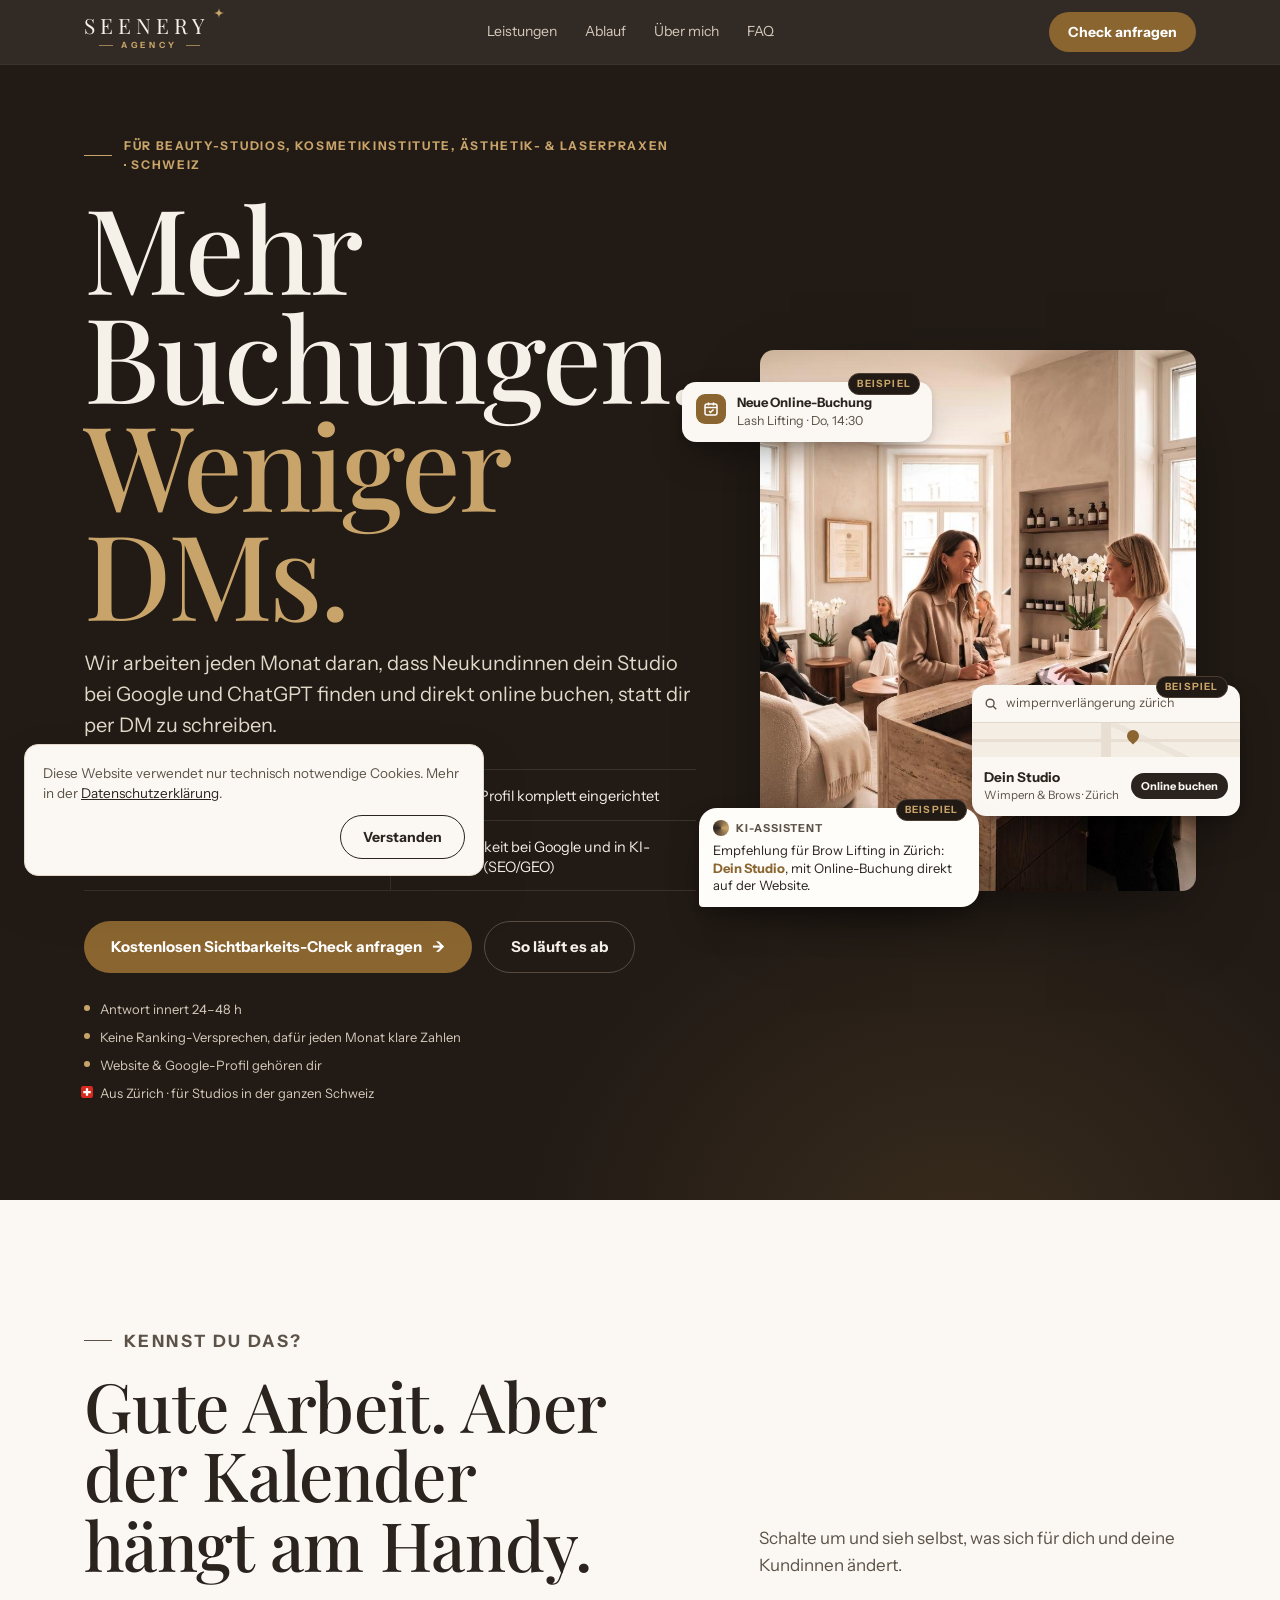
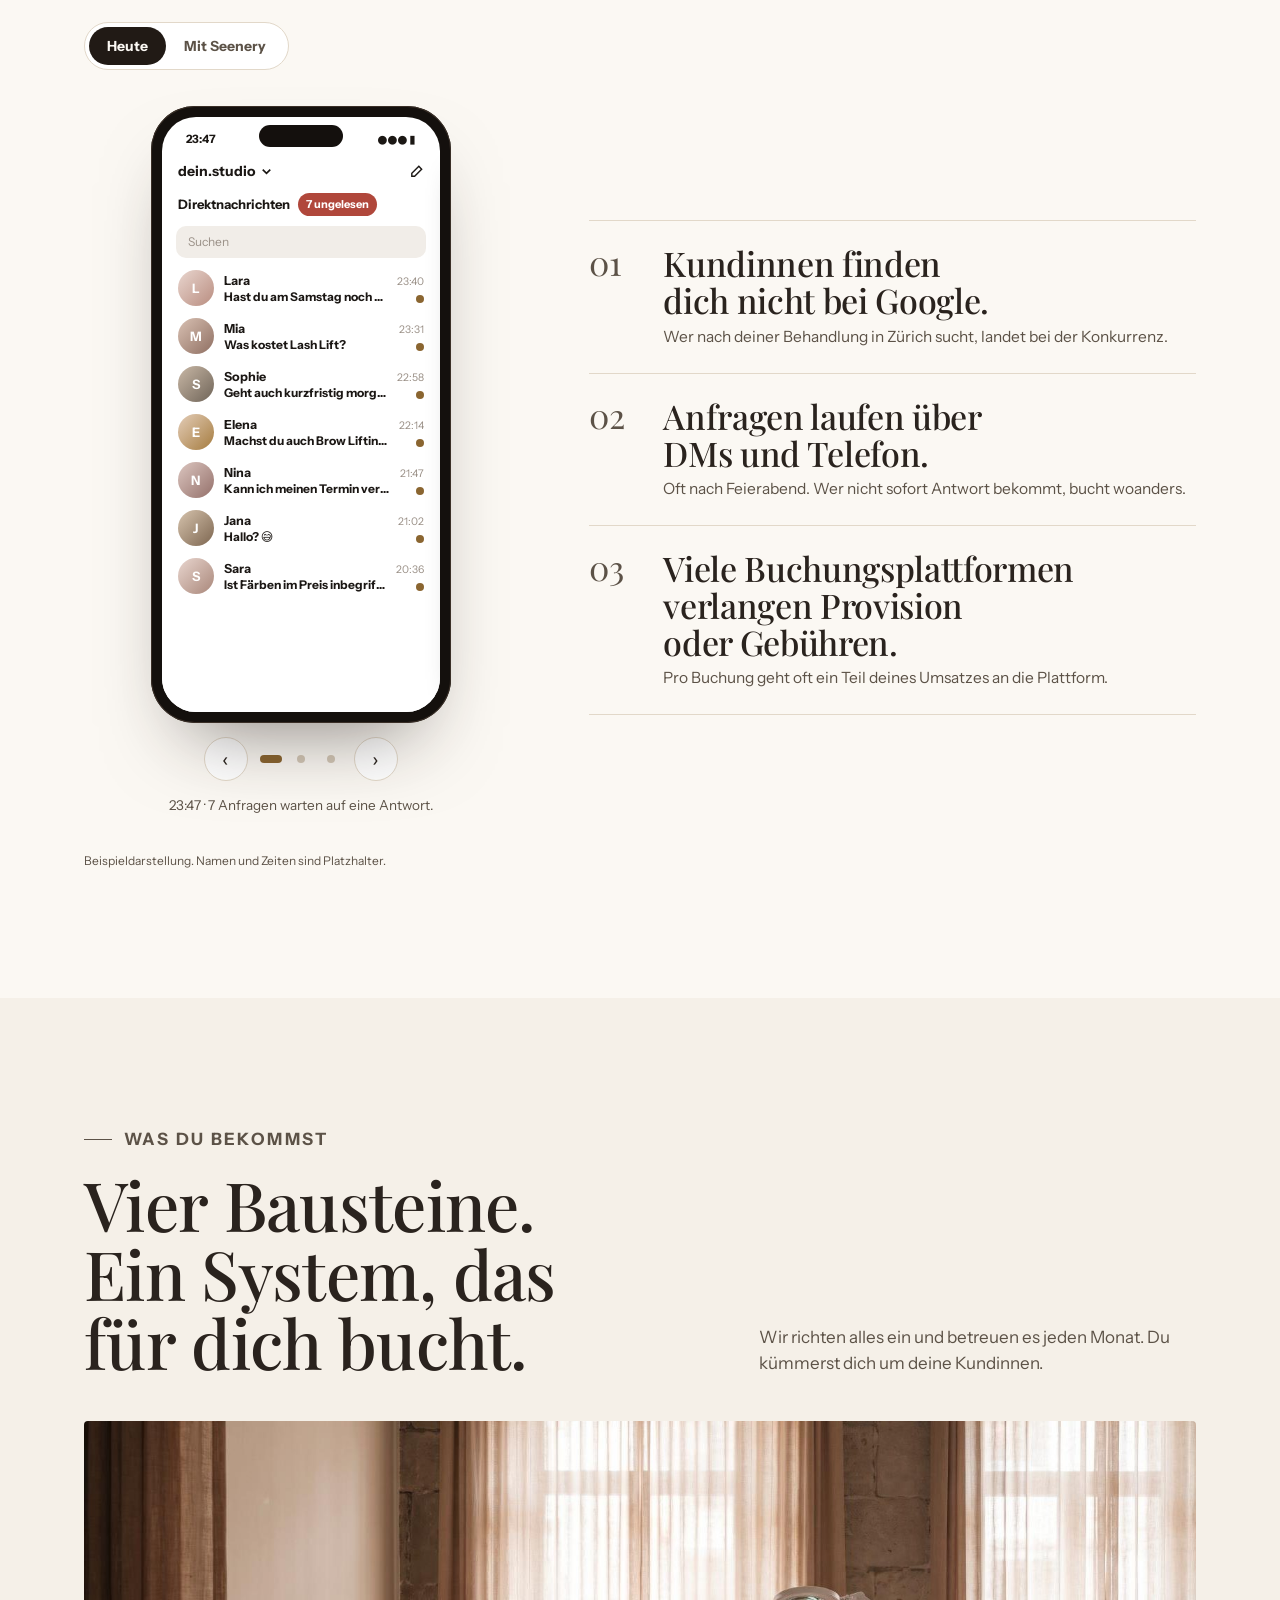
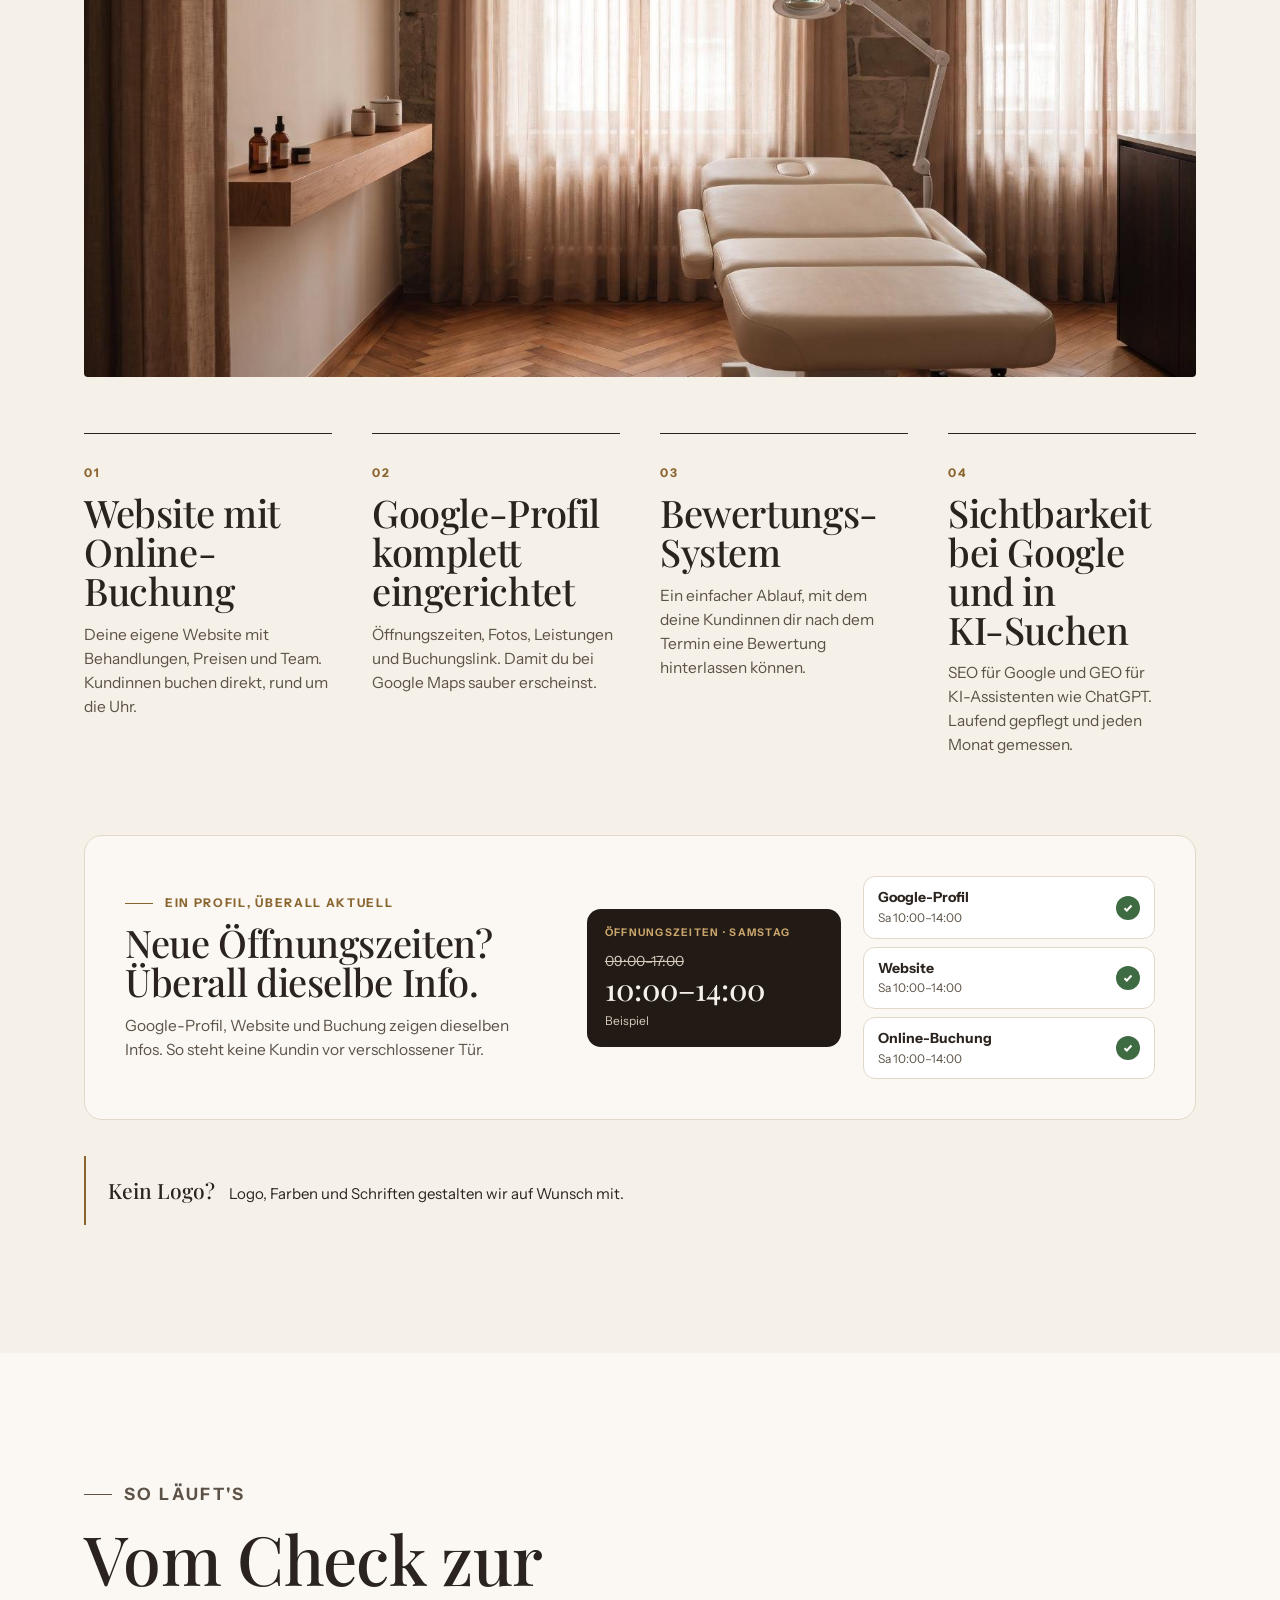
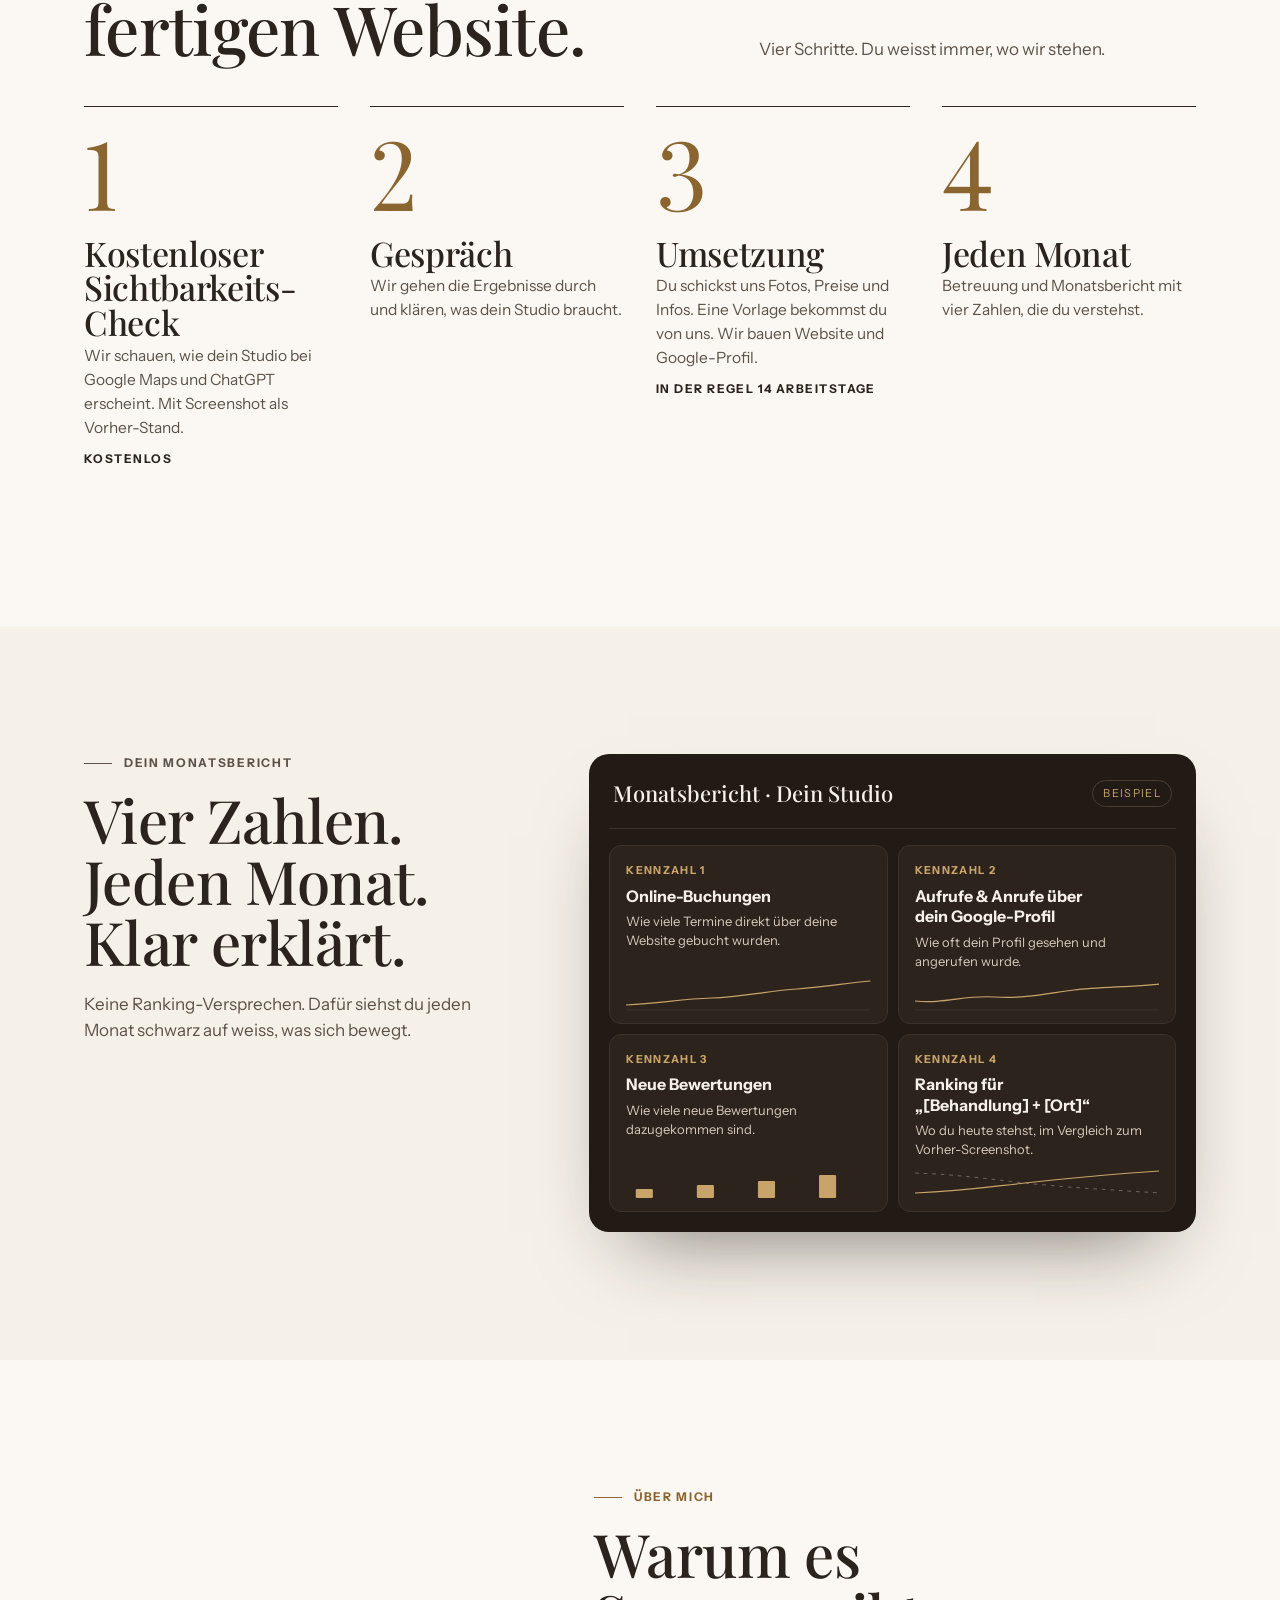
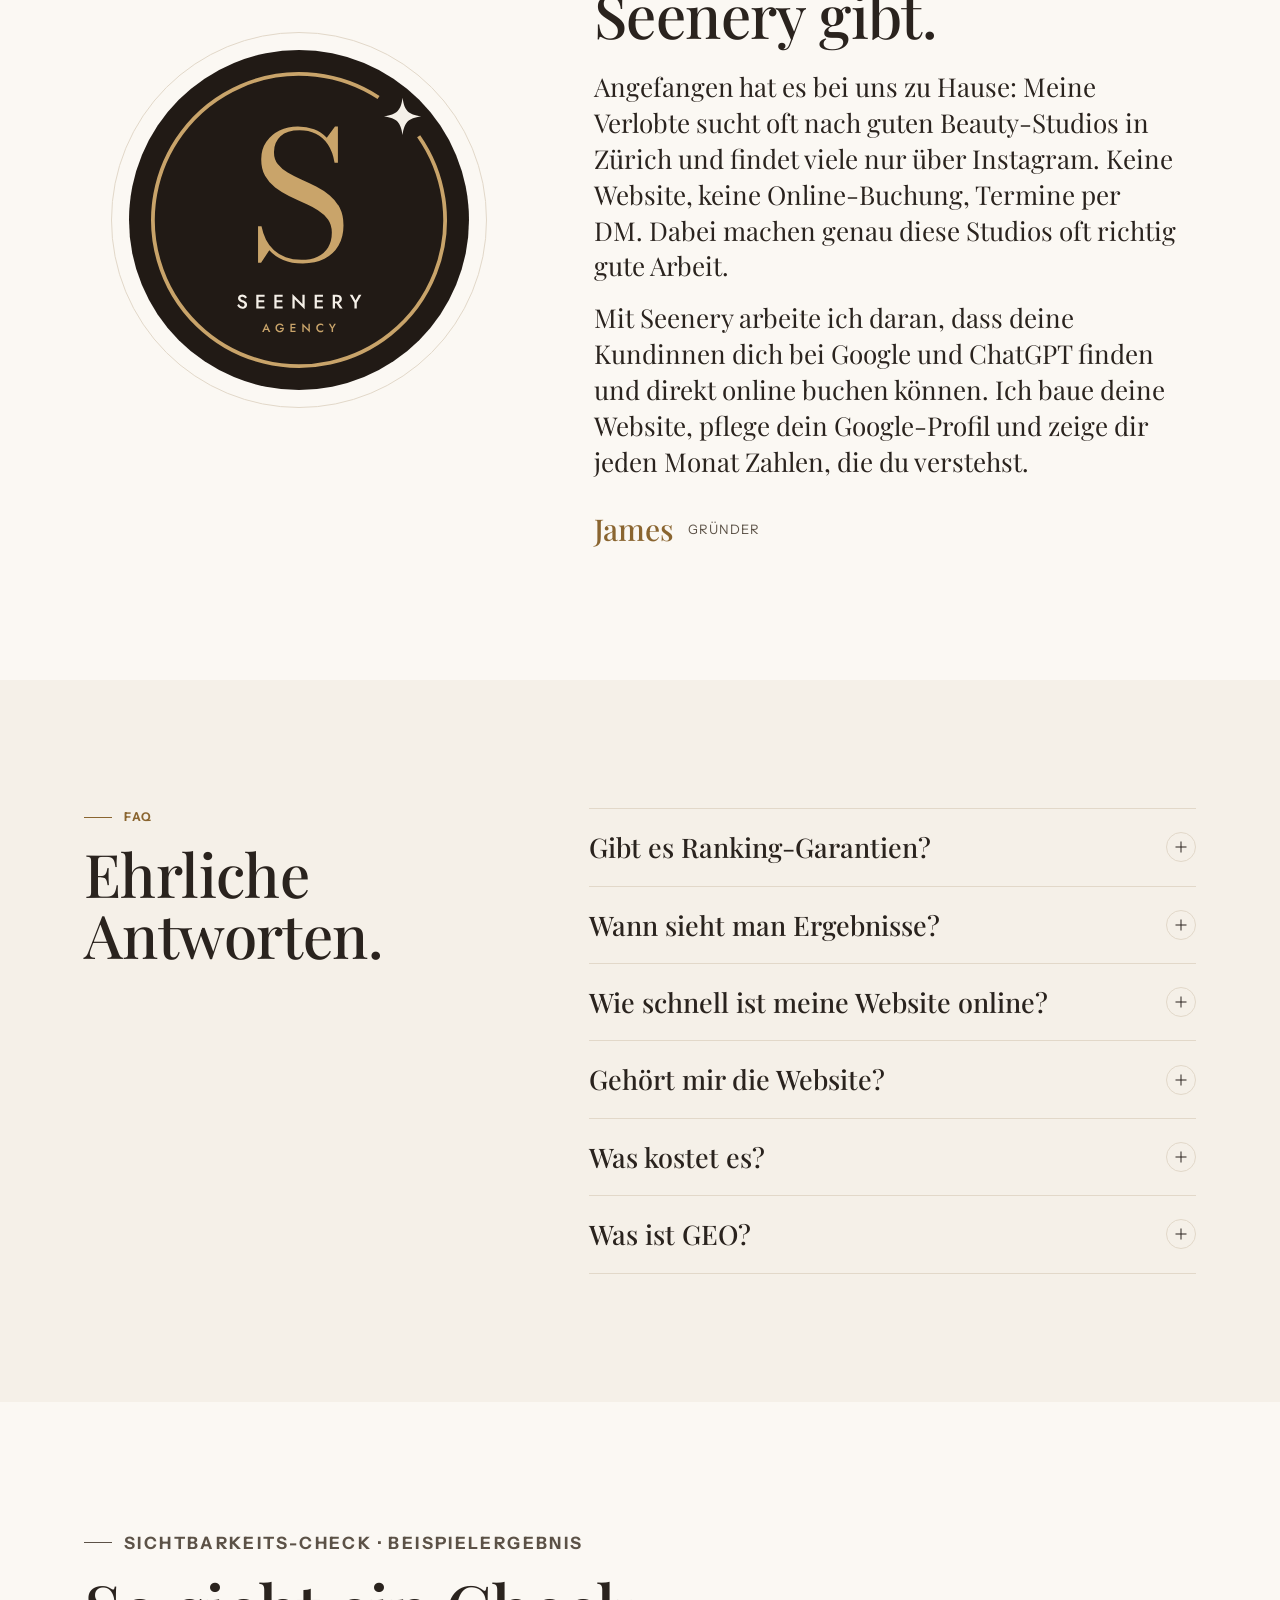
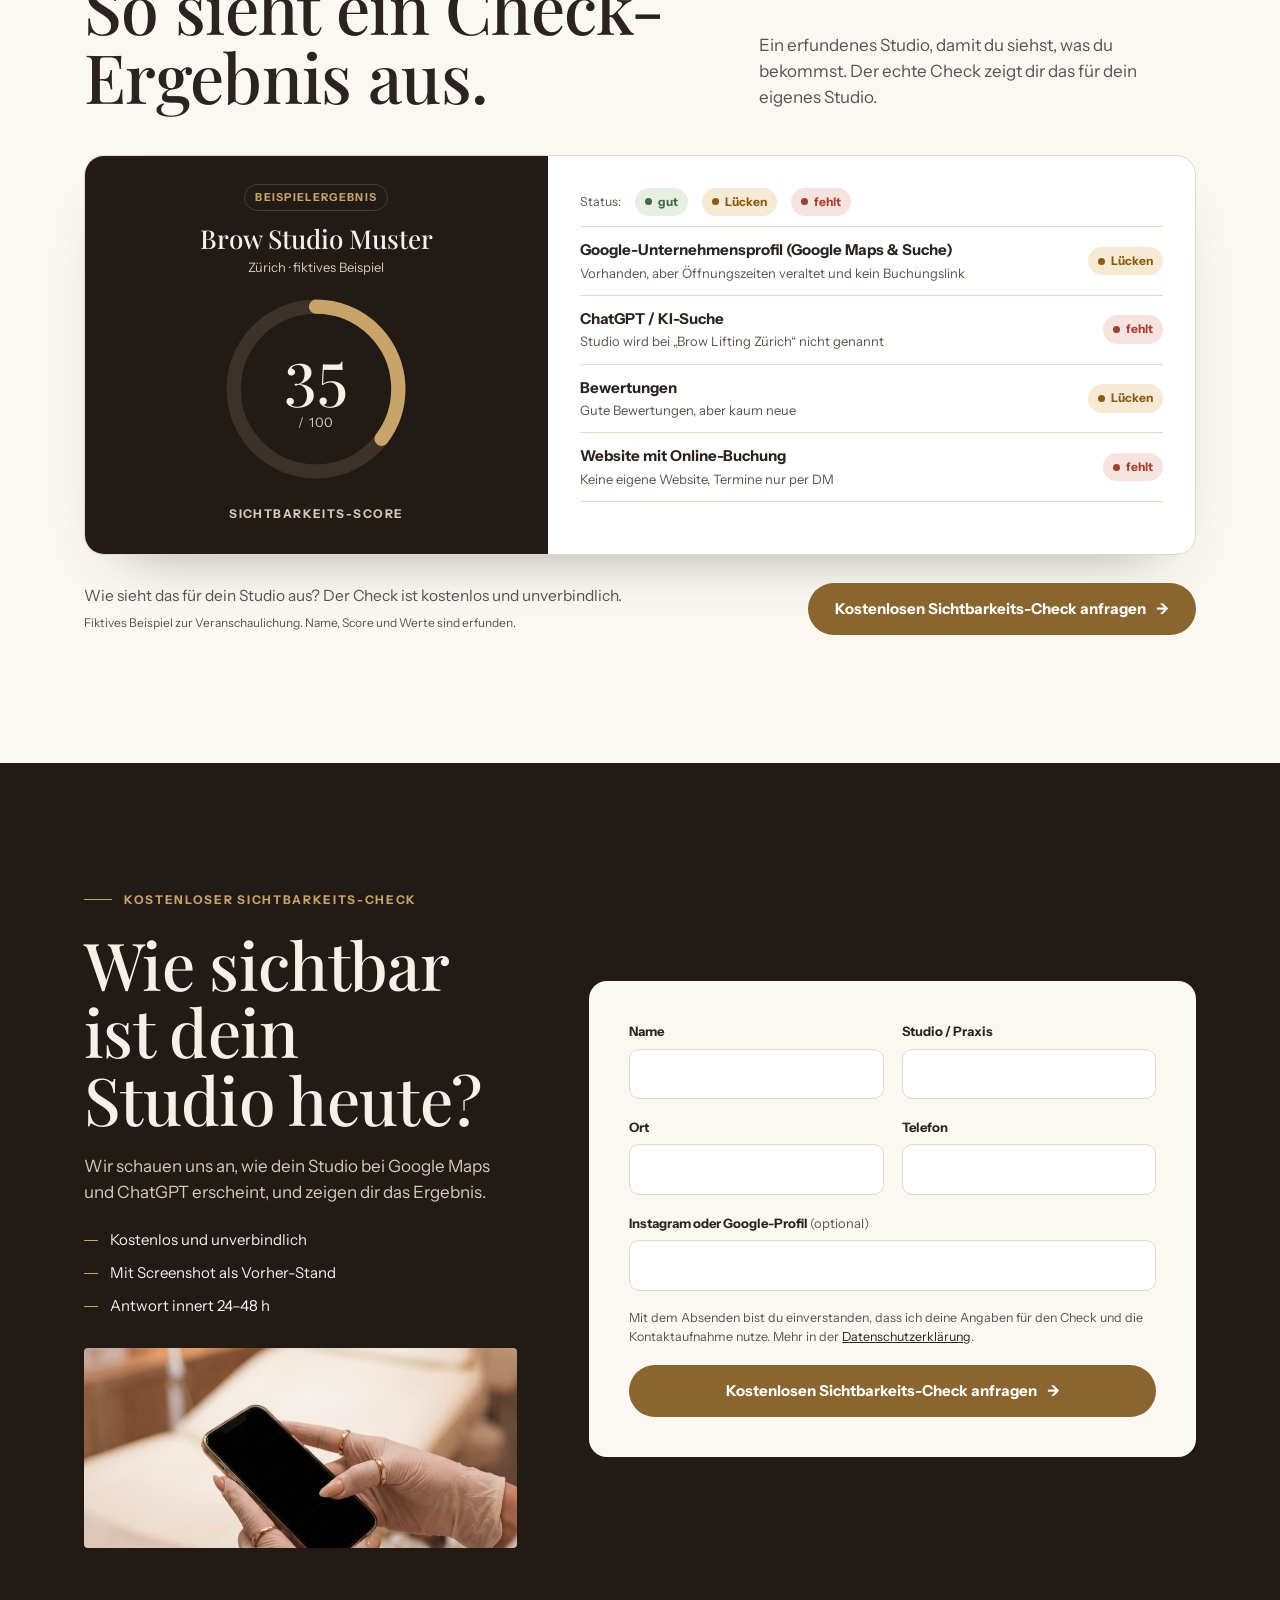
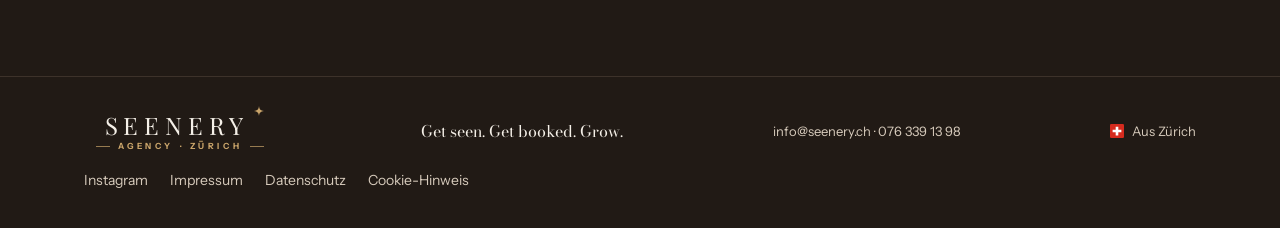
<file: index.html>
<!doctype html>
<html lang="de">
<head>
<meta charset="utf-8">
<meta name="viewport" content="width=device-width,initial-scale=1,viewport-fit=cover">
<meta name="description" content="Seenery Agency: Websites mit Online-Buchung, Google-Profil und Sichtbarkeit bei Google &amp; ChatGPT für Beauty-Studios in der Schweiz. Get seen. Get booked. Grow.">
<meta name="theme-color" content="#211a15">
<link rel="canonical" href="https://seenery.ch/">
<link rel="icon" href="favicon.svg" type="image/svg+xml">
<link rel="icon" href="logo-herbst-winter.png" type="image/png">
<link rel="apple-touch-icon" href="logo-herbst-winter.png">
<title>Seenery Agency · Websites für Beauty-Studios</title>
<link rel="stylesheet" href="https://fonts.googleapis.com/css2?family=Bodoni+Moda:opsz,wght@6..96,400;6..96,500;6..96,600&family=Playfair+Display:wght@500;600&display=swap">
<style>



/* Schriften selbst gehostet (latin-Subset, SIL OFL). Serif: Crimson Pro als Ersatz, bis Cormorant Garamond lokal verfuegbar ist. */
@font-face{font-family:"GG Sans";src:url([data-uri]) format("woff");font-weight:400 500;font-style:normal;font-display:swap}
@font-face{font-family:"GG Sans";src:url([data-uri]) format("woff");font-weight:600 700;font-style:normal;font-display:swap}
/*
  Layout-Konzept:
  "Espresso-Hero mit Riesen-Serif-Headline links, Foto rechts mit schwebenden UI-Karten;
   darunter Ivory-Editorial-Sektionen im asymmetrischen 7/5-Raster."
*/
:root{
  color-scheme: light;
  --ivory:#f5f0e8;
  --paper:#fbf8f3;
  --espresso:#211a15;
  --espresso-2:#2c231c;
  --ink:#2a231e;
  --muted:#5c5247;
  --gold:#8a6530;
  --gold-soft:#c9a46a;
  --line:#e2d8c9;
  --on-dark:#f5f0e8;
  --on-dark-muted:#d6cabb;
  --line-dark:#3d322a;
  --white:#ffffff;
  --rose:#e9d6cf;
  --serif:"Playfair Display",Georgia,"Times New Roman",serif;
  --sans:"GG Sans","Instrument Sans",ui-sans-serif,system-ui,-apple-system,"Segoe UI",Roboto,Arial,sans-serif;
  --gutter:clamp(16px,5vw,64px);
  --max:1240px;
  --header-h:64px;
}
*,*::before,*::after{box-sizing:border-box}
html{scroll-behavior:smooth;scroll-padding-top:calc(var(--header-h) + 16px);-webkit-text-size-adjust:100%}
@media (prefers-reduced-motion:reduce){html{scroll-behavior:auto}}
body{margin:0;background:var(--ivory);color:var(--ink);font-family:var(--sans);font-size:17px;line-height:1.55;-webkit-font-smoothing:antialiased;overflow-x:hidden}
img{max-width:100%;display:block}
a{color:inherit}
h1,h2,h3{font-family:var(--serif);font-weight:500;line-height:1.02;margin:0;text-wrap:balance;letter-spacing:-.01em}
p{margin:0;text-wrap:pretty}
:focus-visible{outline:2px solid var(--gold);outline-offset:3px;border-radius:4px}
.wrap{max-width:var(--max);margin:0 auto;padding:0 var(--gutter)}
.sr-only{position:absolute;width:1px;height:1px;padding:0;margin:-1px;overflow:hidden;clip:rect(0,0,0,0);white-space:nowrap;border:0}
.eyebrow{font-family:var(--sans);font-size:12px;font-weight:600;letter-spacing:.14em;text-transform:uppercase;color:var(--gold)}
.kicker{display:flex;align-items:center;gap:12px}
.kicker::before{content:"";width:28px;height:1px;background:currentColor;flex:none}

/* Buttons */
.btn{display:inline-flex;align-items:center;justify-content:center;gap:10px;min-height:52px;padding:0 26px;border-radius:999px;font:600 15px/1.2 var(--sans);text-decoration:none;cursor:pointer;border:1px solid transparent;transition:background .2s,color .2s,border-color .2s,transform .2s}
.btn-gold{background:var(--gold);color:var(--white)}
.btn-gold:hover{background:#74552a}
.hero .eyebrow,.check .eyebrow{color:var(--gold-soft)}
.hero :focus-visible,.check :focus-visible,.footer :focus-visible{outline-color:var(--gold-soft)}
.cta-s{display:none}
@media (max-width:599px){.cta-l{display:none}.cta-s{display:inline}}
.btn-ghost-dark{border-color:#5a4b3f;color:var(--on-dark)}
.btn-ghost-dark:hover{border-color:var(--gold-soft);color:var(--gold-soft)}
.btn-ink{background:var(--ink);color:var(--paper)}
.btn-ink:hover{background:#000}
.btn .arr{transition:transform .2s}
.btn:hover .arr{transform:translateX(3px)}

/* Header */
.site-header{position:sticky;top:env(safe-area-inset-top,0px);z-index:50;background:rgba(33,26,21,.92);backdrop-filter:saturate(140%) blur(10px);-webkit-backdrop-filter:saturate(140%) blur(10px);border-bottom:1px solid var(--line-dark);color:var(--on-dark)}
.site-header .wrap{display:flex;align-items:center;justify-content:space-between;height:var(--header-h);gap:16px}
.brand{display:flex;align-items:center;gap:10px;text-decoration:none;font-family:var(--serif);font-size:22px;font-weight:500;letter-spacing:.01em;white-space:nowrap}
.brand img{width:34px;height:34px}
.nav{display:none;gap:28px;font-size:14px}
.nav a{text-decoration:none;color:var(--on-dark-muted);transition:color .2s}
.nav a:hover{color:var(--on-dark)}
.site-header .btn{min-height:40px;padding:0 18px;font-size:14px}
@media (min-width:900px){.nav{display:flex}}
/* Wortmarke Seenery (A5 dunkel: Espresso & Gold) */
.wm{display:inline-flex;flex-direction:column;align-items:center;line-height:1;gap:5px}
.wm-name{position:relative;font-family:var(--serif);font-weight:400;font-size:21px;letter-spacing:.24em;padding-right:.1em;color:var(--on-dark)}
.wm-spark{position:absolute;right:-13px;top:-7px;width:10px;height:10px;fill:var(--gold-soft)}
.wm-sub{font-family:var(--sans);font-size:8.5px;font-weight:600;letter-spacing:.42em;padding-left:.42em;color:var(--gold-soft)}
.wm-sub::before,.wm-sub::after{content:"";display:inline-block;width:14px;height:1px;background:currentColor;vertical-align:middle;margin:0 8px;opacity:.7}
.footer .wm-name{font-size:24px}
.foot-claim{font-family:"Bodoni Moda",var(--serif);font-style:normal;color:var(--on-dark);font-size:16px}
.foot-mail{font-size:13px;color:var(--on-dark-muted);user-select:all}
@media (max-width:360px){.wm-name{font-size:18px;letter-spacing:.18em}.wm-sub::before,.wm-sub::after{display:none}}

/* HERO */
.hero{background:var(--espresso);color:var(--on-dark);position:relative;overflow:hidden}
.hero::after{content:"";position:absolute;inset:auto -10% -40% 40%;height:70%;background:radial-gradient(closest-side,rgba(165,124,63,.18),transparent);pointer-events:none}
.hero-grid{display:grid;gap:44px;padding-top:40px;padding-bottom:56px;position:relative;z-index:1}
.hero h1{font-size:clamp(52px,12.5vw,118px);font-weight:500;line-height:.92;margin:18px 0 22px;letter-spacing:-.02em}
.hero h1 .h1-accent{color:var(--gold-soft)}
.hero .lead{font-size:clamp(17px,2.1vw,20px);color:#e2d8c9;max-width:34em}
.services{list-style:none;padding:0;margin:28px 0 30px;display:grid;grid-template-columns:1fr 1fr;border-top:1px solid var(--line-dark)}
.services li{display:flex;gap:10px;align-items:baseline;padding:13px 10px 13px 0;border-bottom:1px solid var(--line-dark);font-size:14.5px;line-height:1.35;color:var(--on-dark)}
.services li:nth-child(odd){padding-right:14px}
.services li:nth-child(even){padding-left:14px;border-left:1px solid var(--line-dark)}
.services .n{font-family:var(--serif);font-style:normal;color:var(--gold-soft);font-size:17px;flex:none}
.hero-ctas{display:flex;flex-wrap:wrap;gap:12px}
.trust{list-style:none;padding:0;margin:26px 0 0;display:flex;flex-direction:column;gap:8px;font-size:13px;color:var(--on-dark-muted)}
.trust li{display:flex;gap:10px;align-items:flex-start}
.trust li::before{content:"";width:6px;height:6px;margin-top:6px;border-radius:50%;background:var(--gold-soft);flex:none}

.hero-visual{position:relative;max-width:560px;width:100%;justify-self:center}
.hero-photo{position:relative;margin:0;border-radius:14px;overflow:hidden;aspect-ratio:794/986;box-shadow:0 30px 80px -30px rgba(0,0,0,.6)}
.hero-photo img{width:100%;height:100%;object-fit:cover;object-position:55% 40%}

.fcard{position:absolute;background:var(--paper);color:var(--ink);border-radius:14px;padding:12px 14px;box-shadow:0 18px 40px -16px rgba(0,0,0,.55),0 2px 6px rgba(0,0,0,.12);font-size:13px;line-height:1.35;width:min(250px,70%)}
.fcard .tag{position:absolute;top:-9px;right:12px;background:var(--espresso);color:var(--gold-soft);font-size:10px;font-weight:600;letter-spacing:.12em;text-transform:uppercase;padding:3px 8px;border-radius:999px;border:1px solid #4a3c31}
.fc-book{top:6%;left:-4%;display:flex;gap:11px;align-items:flex-start}
.fc-book .ic{width:30px;height:30px;border-radius:9px;background:var(--gold);flex:none;display:grid;place-items:center}
.fc-book .ic svg{width:16px;height:16px}
.fc-book b{display:block;font-weight:600;font-size:13px}
.fc-book small{color:var(--muted);font-size:12.5px}
.fc-search{top:62%;right:-4%;padding:0;width:min(268px,76%)}
.fc-search .bar{border-radius:14px 14px 0 0}
.fc-search .bar{display:flex;align-items:center;gap:8px;padding:10px 12px;border-bottom:1px solid var(--line);color:var(--muted);font-size:12.5px}
.fc-search .bar svg{width:14px;height:14px;flex:none}
.fc-search .res{padding:11px 12px 12px;display:flex;justify-content:space-between;align-items:center;gap:10px}
.fc-search .res b{display:block;font-size:13.5px}
.fc-search .res small{color:var(--muted);font-size:11.5px}
.fc-search .pill{background:var(--ink);color:var(--paper);font-size:11px;font-weight:600;padding:6px 10px;border-radius:999px;white-space:nowrap}
.fc-search .map{height:34px;background:
  linear-gradient(90deg,transparent 48%,#e8dfd2 48% 52%,transparent 52%),
  linear-gradient(0deg,transparent 45%,#e8dfd2 45% 52%,transparent 52%),
  linear-gradient(25deg,transparent 60%,#ece4d8 60% 64%,transparent 64%),#f3ede4;position:relative}
.fc-search .map::after{content:"";position:absolute;left:58%;top:7px;width:12px;height:12px;border-radius:50% 50% 50% 0;transform:rotate(-45deg);background:var(--gold)}
.fc-ai{bottom:-3%;left:2%;width:min(280px,82%);border-radius:18px 18px 18px 4px;background:#fffdf9}
.fc-ai .who{display:flex;align-items:center;gap:7px;font-size:11px;font-weight:600;letter-spacing:.08em;text-transform:uppercase;color:var(--muted);margin-bottom:6px}
.fc-ai .who i{width:16px;height:16px;border-radius:50%;background:conic-gradient(from 90deg,var(--gold-soft),var(--ink),var(--gold-soft));display:block}
.fc-ai p{font-size:13px}
.fc-ai mark{background:none;color:var(--gold);font-weight:600}

@media (prefers-reduced-motion:no-preference){
  .fcard{animation:rise .9s cubic-bezier(.2,.7,.2,1) backwards}
  .fc-book{animation-delay:.35s}
  .fc-search{animation-delay:.6s}
  .fc-ai{animation-delay:.85s}
  .hero-photo{animation:fadein 1.1s ease backwards}
}
@keyframes rise{from{opacity:0;transform:translateY(14px) scale(.98)}to{opacity:1;transform:none}}
@keyframes fadein{from{opacity:.0}to{opacity:1}}

@media (min-width:980px){
  .hero-grid{grid-template-columns:7fr 5fr;align-items:center;gap:64px;padding-top:72px;padding-bottom:96px}
  .hero-visual{justify-self:end}
  .fc-book{left:-18%}
  .fc-search{right:-10%}
  .fc-ai{left:-14%}
}
@media (max-width:979px){
  .hero-visual{margin-top:8px;padding:0 6px 48px}
}
@media (max-width:420px){
  .services{grid-template-columns:1fr}
  .services li:nth-child(even){padding-left:0;border-left:0}
  .fc-book{left:0;top:4%}
  .fc-search{right:0;top:51%}
  .fc-ai{left:0;bottom:-9%}
}

/* Sections generic */
section{position:relative}
.sec{padding:88px 0}
.sec-paper{background:var(--paper)}
.sec-head{display:grid;gap:18px;margin-bottom:44px}
.sec-head h2{font-size:clamp(38px,6.4vw,68px)}
.sec-head p{color:var(--muted);max-width:36em;font-size:17px}
@media (min-width:900px){
  .sec{padding:128px 0}
  .sec-head{grid-template-columns:7fr 5fr;align-items:end;gap:64px}
}

/* 1 Vorher/Nachher */
.toggle{display:inline-flex;background:var(--white);border:1px solid var(--line);border-radius:999px;padding:4px;margin-bottom:36px}
.toggle button{appearance:none;border:0;background:none;font:600 14px/1 var(--sans);color:var(--muted);padding:12px 18px;border-radius:999px;cursor:pointer;transition:background .25s,color .25s}
.toggle button[aria-selected="true"]{background:var(--espresso);color:var(--paper)}
.toggle button[aria-selected="true"].good{background:var(--gold);color:var(--white)}
.ba-panel{display:grid;gap:40px;align-items:center}
.ba-panel[hidden]{display:none}
@media (min-width:900px){.ba-panel{grid-template-columns:5fr 7fr;gap:72px}}

.phone{width:min(300px,100%);margin:0 auto;aspect-ratio:9/18.5;background:#14100d;border-radius:44px;padding:11px;box-shadow:0 40px 80px -36px rgba(33,26,21,.55),inset 0 0 0 1px #3a2f27;position:relative}
.phone::before{content:"";position:absolute;top:19px;left:50%;transform:translateX(-50%);width:84px;height:22px;border-radius:999px;background:#14100d;z-index:3}
.screen{width:100%;height:100%;border-radius:34px;overflow:hidden;display:flex;flex-direction:column;font-size:13px}
.statusbar{display:flex;justify-content:space-between;padding:14px 24px 6px;font-size:11.5px;font-weight:600}

/* DM screen */
.dm{background:#ffffff;color:#1b1714}
.dm-top{display:flex;align-items:center;gap:10px;padding:10px 16px 12px;border-bottom:1px solid #eee7de}
.dm-top .av{width:30px;height:30px;border-radius:50%;background:linear-gradient(135deg,#d9c1b3,#a9877a)}
.dm-top b{font-size:13px;display:block}
.dm-top small{font-size:11px;color:#8b8178}
.dm-body{flex:1;padding:12px 12px 8px;display:flex;flex-direction:column;gap:7px;overflow:hidden;background:#fff}
.dm-day{align-self:center;font-size:10.5px;color:#9a9087;margin:4px 0 2px}
.msg{max-width:78%;padding:8px 12px;border-radius:18px;line-height:1.3;font-size:12.5px;position:relative}
.msg.in{align-self:flex-start;background:#efebe6}
.msg.out{align-self:flex-end;background:#3b302a;color:#fff}
.msg time{display:block;font-size:9.5px;opacity:.6;margin-top:2px}
.dm-unread{align-self:flex-start;font-size:10.5px;color:#b0473b;font-weight:600;margin-left:4px}
.dm-input{margin:8px 12px 16px;border:1px solid #e8e1d8;border-radius:999px;padding:9px 14px;color:#a39a91;font-size:12px}

/* Booking screen */
.book{background:var(--paper);color:var(--ink)}
.book-head{padding:8px 18px 14px;border-bottom:1px solid var(--line)}
.book-head .studio{font-family:var(--serif);font-size:21px;font-weight:600;line-height:1.1}
.book-head small{color:var(--muted);font-size:11px;letter-spacing:.1em;text-transform:uppercase}
.book-body{padding:14px 16px;display:flex;flex-direction:column;gap:14px;flex:1}
.lbl{font-size:10.5px;font-weight:600;letter-spacing:.12em;text-transform:uppercase;color:var(--muted);margin-bottom:7px}
.svc{display:flex;flex-direction:column;gap:6px}
.svc div{display:flex;justify-content:space-between;align-items:center;border:1px solid var(--line);border-radius:10px;padding:9px 11px;background:var(--white);font-size:12.5px}
.svc div.on{border-color:var(--gold);box-shadow:inset 0 0 0 1px var(--gold)}
.svc div span{color:var(--muted);font-size:11px}
.days{display:grid;grid-template-columns:repeat(5,1fr);gap:5px}
.days span{border:1px solid var(--line);border-radius:10px;text-align:center;padding:6px 0;font-size:10.5px;color:var(--muted);background:var(--white);line-height:1.2}
.days span b{display:block;color:var(--ink);font-size:14px;font-weight:600}
.days span.on{background:var(--espresso);border-color:var(--espresso);color:var(--on-dark-muted)}
.days span.on b{color:var(--paper)}
.slots{display:grid;grid-template-columns:repeat(3,1fr);gap:5px}
.slots span{border:1px solid var(--line);border-radius:999px;text-align:center;padding:6px 0;font-size:11.5px;background:var(--white)}
.slots span.on{border-color:var(--gold);color:var(--gold);font-weight:600}
.slots span.off{color:#c3b9ac;text-decoration:line-through;background:transparent}
.book-cta{margin-top:auto;background:var(--gold);color:var(--white);text-align:center;border-radius:999px;padding:12px;font-weight:600;font-size:13px}

.points{list-style:none;padding:0;margin:0;display:grid;gap:0}
.points li{display:grid;grid-template-columns:56px 1fr;gap:6px 18px;padding:24px 0;border-top:1px solid var(--line)}
.points li:last-child{border-bottom:1px solid var(--line)}
.points .mk{font-family:var(--serif);font-size:34px;line-height:1;color:var(--muted);font-style:normal}
.points h3{font-size:clamp(25px,3.4vw,34px);line-height:1.08}
.points p{grid-column:2;color:var(--muted);font-size:15.5px}
.points.good .mk{color:var(--gold)}
.ba-note{margin-top:22px;font-size:12px;color:var(--muted)}

/* 2 Leistungen */
.offer-img{border-radius:4px;overflow:hidden;aspect-ratio:16/8;margin-bottom:56px;position:relative}
.offer-img img{width:100%;height:100%;object-fit:cover;object-position:60% 60%}
@media (max-width:640px){.offer-img{aspect-ratio:4/3;border-radius:0}}
.blocks{display:grid;gap:0;counter-reset:b}
.block{padding:30px 0;border-top:1px solid var(--ink);display:grid;gap:12px;align-content:start}
.block .no{font-size:12px;font-weight:600;letter-spacing:.14em;color:var(--gold)}
.block h3{font-size:clamp(28px,3.4vw,38px)}
.block p{color:var(--muted);font-size:15.5px;max-width:30em}
@media (min-width:760px){
  .blocks{grid-template-columns:1fr 1fr;column-gap:56px}
}
@media (min-width:1100px){
  .blocks{grid-template-columns:7fr 5fr 7fr 5fr;column-gap:40px}
  .blocks{grid-template-columns:1fr 1fr 1fr 1fr}
}
.extra{margin-top:36px;display:flex;gap:14px;align-items:baseline;font-size:15px;color:var(--ink);padding:18px 22px;background:var(--ivory);border-left:2px solid var(--gold)}
.extra b{font-family:var(--serif);font-style:normal;font-weight:500;font-size:21px;white-space:nowrap}

/* 3 Demo */
.demo{background:linear-gradient(180deg,var(--ivory) 0,#efe2da 100%)}
.demo-cards{list-style:none;padding:0;margin:0;display:grid;gap:20px}
@media (min-width:760px){.demo-cards{grid-template-columns:repeat(3,1fr);gap:24px}}
.dcard{background:var(--paper);border:1px solid var(--line);border-radius:14px;overflow:hidden;display:flex;flex-direction:column;box-shadow:0 24px 50px -36px rgba(33,26,21,.45)}
.dcard figure{margin:0;aspect-ratio:16/10;overflow:hidden;background:var(--line)}
.dcard img{width:100%;height:100%;object-fit:cover;transition:transform .6s ease}
@media (prefers-reduced-motion:no-preference){.dcard:hover img{transform:scale(1.03)}}
.dcard-body{padding:20px 20px 22px;display:flex;flex-direction:column;gap:8px;flex:1}
.dcard .eyebrow{font-size:11px}
.dcard h3{font-size:clamp(28px,3vw,34px)}
.dcard p{color:var(--muted);font-size:15px;margin-bottom:10px}
.dcard .btn{margin-top:auto;align-self:flex-start;min-height:46px;padding:0 20px;font-size:14px}

/* 4 Ablauf */
.steps{list-style:none;padding:0;margin:0;display:grid;gap:0}
.step{display:grid;grid-template-columns:auto 1fr;gap:4px 22px;padding:30px 0;border-top:1px solid var(--line);align-content:start}
.step:last-child{border-bottom:1px solid var(--line)}
.step .num{font-family:var(--serif);font-size:clamp(56px,8vw,96px);line-height:.8;color:var(--gold);font-weight:400;grid-row:1/4;min-width:.9em;font-variant-numeric:lining-nums}
.step h3{font-size:clamp(26px,3vw,34px);align-self:start}
.step p{color:var(--muted);font-size:15.5px;max-width:34em}
.step .meta{font-size:12px;font-weight:600;letter-spacing:.12em;text-transform:uppercase;color:var(--ink);margin-top:6px}
@media (min-width:900px){
  .steps{grid-template-columns:repeat(4,1fr);gap:0 32px}
  .step{grid-template-columns:1fr;border-bottom:0!important;border-top:1px solid var(--ink);padding-top:26px}
  .step .num{grid-row:auto;margin-bottom:22px}
}

/* 5 Monatsbericht */
.report-grid{display:grid;gap:44px;align-items:start}
@media (min-width:980px){.report-grid{grid-template-columns:5fr 7fr;gap:72px}}
.report-copy h2{font-size:clamp(38px,5.6vw,60px);margin:16px 0 18px}
.report-copy p{color:var(--muted)}
.dash{background:var(--espresso);color:var(--on-dark);border-radius:20px;padding:20px;box-shadow:0 40px 80px -40px rgba(33,26,21,.6)}
.dash-top{display:flex;justify-content:space-between;align-items:center;gap:12px;padding:2px 4px 18px;border-bottom:1px solid var(--line-dark);margin-bottom:16px;flex-wrap:wrap}
.dash-top b{font-family:var(--serif);font-size:22px;font-weight:500}
.dash-top span{font-size:11px;letter-spacing:.12em;text-transform:uppercase;color:var(--gold-soft);border:1px solid #4a3c31;padding:4px 10px;border-radius:999px}
.tiles{display:grid;gap:10px}
@media (min-width:560px){.tiles{grid-template-columns:1fr 1fr}}
.tile{background:var(--espresso-2);border:1px solid var(--line-dark);border-radius:12px;padding:16px 16px 12px;display:flex;flex-direction:column;gap:6px;min-height:150px}
.tile .t-lbl{font-size:11px;font-weight:600;letter-spacing:.12em;text-transform:uppercase;color:var(--gold-soft)}
.tile h3{font-family:var(--sans);font-weight:600;font-size:16px;line-height:1.3;letter-spacing:0}
.tile p{font-size:13px;color:var(--on-dark-muted);line-height:1.45}
.tile svg{margin-top:auto;width:100%;height:34px}
.tile.wide{grid-column:1/-1}


/* 7 Über mich */
.about-grid{display:grid;gap:40px;align-items:center}
@media (min-width:900px){.about-grid{grid-template-columns:5fr 7fr;gap:80px}}
.mono{position:relative;width:min(340px,80%);aspect-ratio:1;margin:0 auto;display:grid;place-items:center}
.mono img{width:100%;height:100%}
.mono::before{content:"";position:absolute;inset:-18px;border:1px solid var(--line);border-radius:50%}
.about-copy h2{font-size:clamp(38px,5.6vw,60px);margin:16px 0 24px}
.about-copy p{font-family:var(--serif);font-size:clamp(21px,2.4vw,26px);line-height:1.38;color:var(--ink);margin-bottom:16px}
.about-copy .eyebrow{font-family:var(--sans);font-size:12px;line-height:1.55;color:var(--gold);margin-bottom:0}
.sig{margin-top:26px;display:flex;align-items:center;gap:14px}
.sig b{font-family:var(--serif);font-style:normal;font-weight:500;font-size:30px;color:var(--gold)}
.sig span{font-size:13px;color:var(--muted);letter-spacing:.08em;text-transform:uppercase}

/* 8 FAQ */
.faq-grid{display:grid;gap:32px}
@media (min-width:900px){.faq-grid{grid-template-columns:5fr 7fr;gap:72px}}
.faq-grid h2{font-size:clamp(38px,5.6vw,60px);margin-top:16px}
.faq details{border-top:1px solid var(--line)}
.faq details:last-child{border-bottom:1px solid var(--line)}
.faq summary{list-style:none;cursor:pointer;display:flex;justify-content:space-between;align-items:center;gap:18px;padding:22px 0;font-family:var(--serif);font-size:clamp(22px,2.6vw,27px);font-weight:500;line-height:1.2}
.faq summary::-webkit-details-marker{display:none}
.faq summary .pm{flex:none;width:30px;height:30px;border:1px solid var(--line);border-radius:50%;position:relative;transition:transform .25s,border-color .25s}
.faq summary .pm::before,.faq summary .pm::after{content:"";position:absolute;left:50%;top:50%;width:11px;height:1px;background:var(--ink);transform:translate(-50%,-50%)}
.faq summary .pm::after{transform:translate(-50%,-50%) rotate(90deg);transition:opacity .2s}
.faq details[open] summary .pm{border-color:var(--gold)}
.faq details[open] summary .pm::after{opacity:0}
.faq details p{padding:0 48px 24px 0;color:var(--muted);font-size:16px}

/* 9 Formular */
.check{background:var(--espresso);color:var(--on-dark)}
.check-grid{display:grid;gap:44px}
@media (min-width:980px){.check-grid{grid-template-columns:5fr 7fr;gap:72px;align-items:center}}
.check h2{font-size:clamp(40px,6vw,66px);margin:16px 0 20px}
.check-copy p{color:var(--on-dark-muted);margin-bottom:22px;max-width:30em}
.check-photo{position:relative;border-radius:4px;overflow:hidden;aspect-ratio:794/700;max-width:420px;max-height:340px}
.check-photo img{width:100%;height:100%;object-fit:cover;object-position:50% 55%}
@media (min-width:980px){.check-photo{aspect-ratio:auto;height:200px;max-width:none}}
.check-list{list-style:none;padding:0;margin:0 0 30px;display:grid;gap:10px;font-size:15px}
.check-list li{display:flex;gap:12px}
.check-list li::before{content:"";width:14px;height:1px;background:var(--gold-soft);margin-top:12px;flex:none}
.form{background:var(--paper);color:var(--ink);border-radius:18px;padding:clamp(20px,4vw,40px);display:grid;gap:18px}
.form .row{display:grid;gap:18px}
@media (min-width:600px){.form .row{grid-template-columns:1fr 1fr}}
.field{display:grid;gap:7px}
.field label{font-size:13px;font-weight:600}
.field label .opt{font-weight:400;color:var(--muted)}
.field input{font:400 16px/1.3 var(--sans);color:var(--ink);background:var(--white);border:1px solid var(--line);border-radius:10px;padding:14px;width:100%;min-height:50px;transition:border-color .2s,box-shadow .2s}
.field input:focus{outline:none;border-color:var(--gold);box-shadow:0 0 0 3px rgba(165,124,63,.2)}
.field small{font-size:12.5px;color:var(--muted)}
.hp{position:absolute!important;left:-9999px!important;width:1px;height:1px;overflow:hidden}
.consent{font-size:12.5px;color:var(--muted);line-height:1.5}
.consent a{color:var(--ink)}
.form .btn{width:100%}
.form-ok{display:none;padding:28px 4px;text-align:left}
.form-ok h3{font-size:36px;margin-bottom:8px;color:var(--gold)}
.form.sent .form-fields{display:none}
.form.sent .form-ok{display:block}

/* Footer */
.footer{background:var(--espresso);color:var(--on-dark-muted);border-top:1px solid var(--line-dark);padding:36px 0 calc(36px + env(safe-area-inset-bottom,0px));font-size:14px}
.footer .wrap{display:flex;flex-wrap:wrap;gap:20px;align-items:center;justify-content:space-between}
.footer .brand{color:var(--on-dark)}
.footer nav{display:flex;gap:22px;flex-wrap:wrap}
.footer a{text-decoration:none}
.footer a:hover{color:var(--on-dark)}

/* Cookie-Hinweis */
.footer .linkbtn{appearance:none;background:none;border:0;padding:0;font:inherit;color:inherit;cursor:pointer}
.footer .linkbtn:hover{color:var(--on-dark)}
.cookie{position:fixed;left:16px;right:16px;bottom:calc(16px + env(safe-area-inset-bottom,0px));z-index:80;max-width:460px;background:var(--paper);color:var(--ink);border:1px solid var(--line);border-radius:14px;padding:18px 18px 16px;box-shadow:0 24px 60px -24px rgba(33,26,21,.55);font-size:14px;line-height:1.5}
.cookie[hidden]{display:none}
@media (min-width:600px){.cookie{left:24px;right:auto;bottom:24px}}
.cookie p{color:var(--muted);font-size:13.5px}
.cookie p a{color:var(--ink)}
.cookie-actions{display:flex;justify-content:flex-end;margin-top:12px}
.cookie-actions .btn{min-height:44px;padding:0 22px;font-size:14px}
.btn-line{border-color:var(--ink);color:var(--ink);background:transparent}
.btn-line:hover{background:var(--ink);color:var(--paper)}

/* ===== Upgrades: DM-Animation, Buchungs-Hinweis, Beispielergebnis, Profil-Sync, Schweiz, Cursor ===== */
:root{--ok:#3f6b42;--ok-bg:#e7efe4;--warn:#8a5a12;--warn-bg:#f6ead5;--bad:#a23f33;--bad-bg:#f6e2de}

/* DM-Animation (Heute) */
.dm-demo{display:grid;justify-items:center;gap:14px;min-width:0}
.dm-demo .phone{touch-action:pan-y;cursor:grab;-webkit-user-select:none;user-select:none}
.dm-demo .phone:active{cursor:grabbing}
.dm-stage{position:relative;flex:1;min-height:0;overflow:hidden}
.ib{position:absolute;inset:0;display:flex;flex-direction:column;background:#fff}
.ib-top{display:flex;justify-content:space-between;align-items:center;padding:6px 16px 2px;font-weight:700;font-size:14px}
.ib-top span{display:flex;align-items:center;gap:4px}
.ib-top svg{width:15px;height:15px}
.ib-head{display:flex;align-items:center;flex-wrap:wrap;gap:6px 8px;padding:8px 16px 10px;font-size:13px}
.ib-head b{font-weight:700}
.ib-count{display:inline-block;font-size:11px;font-weight:600;color:#fff;background:#b0473b;border-radius:999px;padding:3px 8px;white-space:nowrap}
.ib-search{margin:0 14px 6px;background:#f1ede8;border-radius:10px;padding:7px 12px;color:#9a9087;font-size:12px}
.ib-list{list-style:none;margin:0;padding:0}
.ib-row{display:grid;grid-template-columns:36px minmax(0,1fr) auto;gap:10px;align-items:center;padding:6px 16px;max-height:60px;overflow:hidden;transition:max-height .5s ease,padding .5s ease,opacity .5s ease,background 1.2s ease}
.dm .av{width:36px;height:36px;border-radius:50%;display:grid;place-items:center;font:600 13px/1 var(--sans);color:#fff;background:linear-gradient(135deg,var(--g1,#d9c1b3),var(--g2,#a9877a));flex:none}
.ib-txt{min-width:0;display:flex;flex-direction:column;line-height:1.28}
.ib-txt b{font-size:12.5px;font-weight:500}
.ib-txt span{font-size:12px;color:#8b8178;white-space:nowrap;overflow:hidden;text-overflow:ellipsis}
.ib-row.u .ib-txt b,.ib-row.u .ib-txt span{font-weight:700;color:#1b1714}
.ib-meta{display:flex;flex-direction:column;align-items:flex-end;gap:5px;font-size:10.5px;color:#9a9087}
.ib-meta i{width:8px;height:8px;border-radius:50%;background:var(--gold)}
.ib-row:not(.u) .ib-meta i{visibility:hidden}
.ib-row.new{max-height:0;padding-top:0;padding-bottom:0;opacity:0}
.ib-row.new.in{max-height:60px;padding-top:6px;padding-bottom:6px;opacity:1;background:#fbf1e2}
.chat{position:absolute;inset:0;z-index:1;background:#fff;display:flex;flex-direction:column;transform:translateX(104%);transition:transform .5s cubic-bezier(.3,.7,.2,1);box-shadow:-12px 0 30px -22px rgba(0,0,0,.45)}
[data-step="1"] .chat{transform:none}
.chat-top{display:flex;align-items:center;gap:9px;padding:4px 14px 10px;border-bottom:1px solid #eee7de}
.chat-top .back{font-size:24px;line-height:1;margin-right:2px}
.chat-top .av{width:30px;height:30px;font-size:12px}
.chat-top b{display:block;font-size:13px}
.chat-top small{display:block;font-size:10.5px;color:#8b8178}
.chat-top small em{font-style:normal;color:#b0473b;font-weight:600}
.chat-body{flex:1;min-height:0;padding:10px 12px 6px;display:flex;flex-direction:column;justify-content:flex-end;gap:7px;overflow:hidden}
.chat .q{display:none}
.chat .q.show{display:block}
.chat .typing.show{display:flex}
.typing{align-self:flex-start;gap:4px;background:#efebe6;border-radius:18px;padding:11px 13px}
.typing i{width:6px;height:6px;border-radius:50%;background:#9a9087}
.dm-banner{position:absolute;left:8px;right:8px;top:4px;z-index:2;display:flex;gap:10px;align-items:center;background:rgba(255,255,255,.97);border:1px solid #eee7de;border-radius:16px;padding:9px 11px;box-shadow:0 14px 30px -14px rgba(0,0,0,.4);font-size:12px;line-height:1.3;transform:translateY(-150%);opacity:0;transition:transform .5s cubic-bezier(.3,.7,.2,1),opacity .35s}
.dm-banner.in{transform:none;opacity:1}
.dm-banner .av{width:30px;height:30px;font-size:12px}
.dm-banner small{display:block;color:#6f6458}
.dm-ctrl{display:flex;align-items:center;gap:8px}
.dm-arr{appearance:none;width:44px;height:44px;border-radius:50%;border:1px solid var(--line);background:var(--white);color:var(--ink);font:400 20px/1 var(--sans);cursor:pointer;display:grid;place-items:center;transition:border-color .2s}
.dm-arr:hover{border-color:var(--gold)}
.dm-dots{display:flex}
.dm-dots button{appearance:none;width:30px;height:44px;border:0;background:none;padding:0;cursor:pointer;display:grid;place-items:center}
.dm-dots button::before{content:"";width:8px;height:8px;border-radius:999px;background:#d3c7b6;transition:width .3s,background .3s}
.dm-dots button[aria-current="step"]::before{width:22px;background:var(--gold)}
.dm-cap{font-size:13.5px;color:var(--muted);text-align:center;max-width:300px;min-height:2.6em}
@media (prefers-reduced-motion:no-preference){
  .chat .q.show{animation:pop .32s ease-out}
  .typing i{animation:tdot 1.1s infinite ease-in-out}
  .typing i:nth-child(2){animation-delay:.15s}
  .typing i:nth-child(3){animation-delay:.3s}
  .bump .ib-count{animation:bump .55s ease}
}
@media (prefers-reduced-motion:reduce){.chat,.ib-row,.dm-banner{transition:none}}
@keyframes pop{from{opacity:0;transform:translateY(6px) scale(.97)}to{opacity:1;transform:none}}
@keyframes tdot{0%,60%,100%{transform:none;opacity:.45}30%{transform:translateY(-3px);opacity:1}}
@keyframes bump{0%{transform:none}35%{transform:scale(1.25)}100%{transform:none}}

/* Buchungs-Hinweis (Mit Seenery) */
.bk-wrap{position:relative;width:min(300px,100%);margin:0 auto}
.bk-wrap .phone{width:100%}
.bk-note{position:absolute;left:20px;right:20px;bottom:80px;z-index:4;display:flex;gap:10px;align-items:center;background:var(--white);border:1px solid var(--line);border-radius:16px;padding:10px 12px;box-shadow:0 18px 36px -16px rgba(33,26,21,.55);color:var(--ink);font-size:12px;line-height:1.3}
.bk-note .ic{width:30px;height:30px;border-radius:9px;background:var(--gold);display:grid;place-items:center;flex:none}
.bk-note .ic svg{width:16px;height:16px}
.bk-note b{display:block;font-size:12.5px}
.bk-note small{display:block;color:var(--muted);font-size:11px}
@media (prefers-reduced-motion:no-preference){.play .bk-note{animation:rise .7s cubic-bezier(.2,.7,.2,1) .55s backwards}}

/* Profil-Sync */
.sync{margin-top:48px;display:grid;gap:28px;align-items:center;padding:clamp(20px,4vw,40px);background:var(--paper);border:1px solid var(--line);border-radius:18px}
@media (min-width:900px){.sync{grid-template-columns:5fr 7fr;gap:56px}}
.sync h3{font-size:clamp(28px,3.4vw,38px);margin:12px 0}
.sync-copy p:not(.eyebrow){color:var(--muted);font-size:15.5px;max-width:30em}
.sync-vis{display:grid;gap:14px;min-width:0}
@media (min-width:600px){.sync-vis{grid-template-columns:1fr 1.15fr;align-items:center;gap:22px}}
.sync-src{background:var(--espresso);color:var(--on-dark);border-radius:14px;padding:16px 18px;display:grid;gap:6px}
.sync-src .lbl{color:var(--gold-soft);margin:0}
.hrs s{color:var(--on-dark-muted);font-size:14px}
.hrs b{display:block;font-family:var(--serif);font-size:30px;font-weight:500;line-height:1.1}
.sync-src small{font-size:12px;color:var(--on-dark-muted)}
.sync-to{list-style:none;margin:0;padding:0;display:grid;gap:8px}
.sync-to li{display:flex;justify-content:space-between;align-items:center;gap:10px;background:var(--white);border:1px solid var(--line);border-radius:12px;padding:10px 14px;font-size:14px;font-weight:600}
.sync-to li small{display:block;font-weight:400;color:var(--muted);font-size:12px}
.sync-to .ok{width:24px;height:24px;border-radius:50%;background:var(--ok);display:grid;place-items:center;flex:none}
.sync-to .ok svg{width:12px;height:12px}
@media (prefers-reduced-motion:no-preference){
  .hrs b{animation:sy-new 8s infinite}
  .sync-to li:nth-child(1) .ok,.sync-to li:nth-child(1) small{animation:sy-1 8s infinite}
  .sync-to li:nth-child(2) .ok,.sync-to li:nth-child(2) small{animation:sy-2 8s infinite}
  .sync-to li:nth-child(3) .ok,.sync-to li:nth-child(3) small{animation:sy-3 8s infinite}
}
@keyframes sy-new{0%,12%{opacity:0;transform:translateY(6px)}22%,100%{opacity:1;transform:none}}
@keyframes sy-1{0%,30%{opacity:0;transform:scale(.4)}36%,100%{opacity:1;transform:none}}
@keyframes sy-2{0%,42%{opacity:0;transform:scale(.4)}48%,100%{opacity:1;transform:none}}
@keyframes sy-3{0%,54%{opacity:0;transform:scale(.4)}60%,100%{opacity:1;transform:none}}

/* Beispielergebnis Sichtbarkeits-Check */
.vc{background:var(--white);border:1px solid var(--line);border-radius:20px;overflow:hidden;display:grid;box-shadow:0 30px 60px -40px rgba(33,26,21,.45)}
@media (min-width:900px){.vc{grid-template-columns:5fr 7fr}}
.vc-side{background:var(--espresso);color:var(--on-dark);padding:28px 22px 30px;display:grid;justify-items:center;align-content:center;gap:14px;text-align:center}
.vc-tag{font-size:11px;font-weight:600;letter-spacing:.12em;text-transform:uppercase;color:var(--gold-soft);border:1px solid #4a3c31;padding:4px 10px;border-radius:999px}
.vc-who b{display:block;font-family:var(--serif);font-size:26px;font-weight:500;line-height:1.1}
.vc-who span{font-size:13px;color:var(--on-dark-muted)}
.ring{position:relative;width:min(190px,60vw);aspect-ratio:1}
.ring svg{width:100%;height:100%;transform:rotate(-90deg)}
.ring circle{fill:none;stroke-width:9}
.ring .r-bg{stroke:var(--line-dark)}
.ring .r-val{stroke:var(--gold-soft);stroke-linecap:round;stroke-dasharray:100;stroke-dashoffset:57}
.ring-num{position:absolute;inset:0;display:grid;place-content:center;justify-items:center}
.ring-num b{font-family:var(--serif);font-size:60px;font-weight:500;line-height:1;font-variant-numeric:lining-nums tabular-nums}
.ring-num span{font-size:13px;color:var(--on-dark-muted);letter-spacing:.06em}
.vc-cap{font-size:12px;font-weight:600;letter-spacing:.12em;text-transform:uppercase;color:var(--on-dark-muted)}
.vc-main{padding:clamp(18px,3.4vw,32px);min-width:0}
.vc-legend{display:flex;flex-wrap:wrap;gap:8px 14px;align-items:center;font-size:12.5px;color:var(--muted);margin-bottom:10px}
.vc-list{list-style:none;margin:0;padding:0}
.vc-list li{display:grid;grid-template-columns:minmax(0,1fr) auto;gap:4px 14px;align-items:center;padding:13px 0;border-top:1px solid var(--line)}
.vc-list li:last-child{border-bottom:1px solid var(--line)}
.vc-list b{font-size:15px;font-weight:600;line-height:1.3}
.vc-list small{grid-column:1;font-size:13px;color:var(--muted);line-height:1.4}
.vc-list .st{grid-column:2;grid-row:1/3}
.st{display:inline-flex;align-items:center;gap:6px;font-size:12px;font-weight:600;padding:5px 10px;border-radius:999px;white-space:nowrap}
.st::before{content:"";width:7px;height:7px;border-radius:50%;background:currentColor}
.st-ok{color:var(--ok);background:var(--ok-bg)}
.st-warn{color:var(--warn);background:var(--warn-bg)}
.st-bad{color:var(--bad);background:var(--bad-bg)}
.vc-foot{margin-top:28px;display:flex;flex-wrap:wrap;gap:18px 28px;align-items:center;justify-content:space-between}
.vc-foot p{color:var(--muted);font-size:15.5px;max-width:36em}
.vc-foot p small{display:block;font-size:12px;margin-top:6px}

/* Schweiz */
.trust li.ch::before{width:12px;height:12px;margin:3px -3px 0;border-radius:2px;background:url("data:image/svg+xml,%3Csvg xmlns='http://www.w3.org/2000/svg' viewBox='0 0 32 32'%3E%3Crect width='32' height='32' rx='3' fill='%23d52b1e'/%3E%3Cpath d='M13 6h6v7h7v6h-7v7h-6v-7H6v-6h7z' fill='%23fff'/%3E%3C/svg%3E") center/cover}
.foot-ch{display:inline-flex;align-items:center;gap:8px;font-size:13px}
.foot-ch svg{width:14px;height:14px;flex:none}

/* Cursor (nur Maus, ohne reduzierte Bewegung) */
.cur{position:fixed;left:0;top:0;z-index:200;pointer-events:none;width:0;height:0;opacity:0;transition:opacity .25s}
.cur.on{opacity:1}
.cur.hide{opacity:0}
.cur span{position:absolute;left:-15px;top:-15px;width:30px;height:30px;border:1px solid var(--gold-soft);border-radius:50%;transition:transform .3s cubic-bezier(.2,.7,.2,1),background .3s,border-color .3s}
.cur.big span{transform:scale(1.8);background:rgba(201,164,106,.14);border-color:var(--gold)}
</style>

</head>
<body>
<header class="site-header">
  <div class="wrap">
    <a class="brand" href="#top" aria-label="Seenery Agency, zum Seitenanfang">
      <span class="wm" aria-hidden="true"><span class="wm-name">SEENERY<svg class="wm-spark" viewBox="-10 -10 20 20"><path d="M0 -10 C1 -3 3 -1 10 0 C3 1 1 3 0 10 C-1 3 -3 1 -10 0 C-3 -1 -1 -3 0 -10Z"/></svg></span><span class="wm-sub">AGENCY</span></span>
    </a>
    <nav class="nav" aria-label="Hauptnavigation">
      <a href="#leistungen">Leistungen</a>
      <a href="#ablauf">Ablauf</a>
      <a href="#ueber-mich">Über mich</a>
      <a href="#faq">FAQ</a>
    </nav>
    <a class="btn btn-gold" href="#check">Check anfragen</a>
  </div>
</header>

<main id="top">
<!-- HERO -->
<section class="hero" aria-labelledby="hero-title">
  <div class="wrap hero-grid">
    <div class="hero-copy">
      <p class="eyebrow kicker">Für Beauty-Studios, Kosmetikinstitute, Ästhetik- &amp; Laserpraxen · Schweiz</p>
      <h1 id="hero-title">Mehr Buchungen.<br><span class="h1-accent">Weniger DMs.</span></h1>
      <p class="lead">Wir arbeiten jeden Monat daran, dass Neukundinnen dein Studio bei Google und ChatGPT finden und direkt online buchen, statt dir per DM zu schreiben.</p>
      <ul class="services" aria-label="Leistungen auf einen Blick">
        <li><span class="n">i</span>Website mit Online-Buchung</li>
        <li><span class="n">ii</span>Google-Profil komplett eingerichtet</li>
        <li><span class="n">iii</span>Bewertungs-System</li>
        <li><span class="n">iv</span>Sichtbarkeit bei Google und in KI-Suchen (SEO/GEO)</li>
      </ul>
      <div class="hero-ctas">
        <a class="btn btn-gold" href="#check"><span class="cta-l">Kostenlosen Sichtbarkeits-Check anfragen</span><span class="cta-s">Gratis-Check anfragen</span> <span class="arr" aria-hidden="true">→</span></a>
        <a class="btn btn-ghost-dark" href="#ablauf">So läuft es ab</a>
      </div>
      <ul class="trust">
        <li>Antwort innert 24–48 h</li>
        <li>Keine Ranking-Versprechen, dafür jeden Monat klare Zahlen</li>
        <li>Website &amp; Google-Profil gehören dir</li>
        <li class="ch">Aus Zürich · für Studios in der ganzen Schweiz</li>
      </ul>
    </div>

    <div class="hero-visual">
      <figure class="hero-photo">
        <img src="img/gg-reception.jpg" alt="Lebhafter Empfang einer Ästhetikpraxis: Eine Kundin lacht mit der Mitarbeiterin am Travertin-Tresen, im Hintergrund warten Kundinnen in der Lounge" width="794" height="986" fetchpriority="high">
      </figure>

      <div class="fcard fc-book" aria-label="Beispiel: Benachrichtigung über neue Online-Buchung">
        <span class="tag">Beispiel</span>
        <span class="ic" aria-hidden="true"><svg viewBox="0 0 16 16" fill="none" stroke="#fff" stroke-width="1.5"><rect x="2" y="3" width="12" height="11" rx="2"/><path d="M2 6.5h12M5.5 1.5v3M10.5 1.5v3M6 10l1.5 1.5L10.5 8.5"/></svg></span>
        <span><b>Neue Online-Buchung</b><small>Lash Lifting · Do, 14:30</small></span>
      </div>

      <div class="fcard fc-search" aria-label="Beispiel: lokale Suche nach Wimpernverlängerung in Zürich">
        <span class="tag">Beispiel</span>
        <div class="bar"><svg viewBox="0 0 16 16" fill="none" stroke="currentColor" stroke-width="1.6" aria-hidden="true"><circle cx="7" cy="7" r="4.5"/><path d="M10.5 10.5 14 14"/></svg>wimpernverlängerung zürich</div>
        <div class="map" aria-hidden="true"></div>
        <div class="res"><span><b>Dein Studio</b><small>Wimpern &amp; Brows · Zürich</small></span><span class="pill">Online buchen</span></div>
      </div>

      <div class="fcard fc-ai" aria-label="Beispiel: Antwort eines KI-Assistenten">
        <span class="tag">Beispiel</span>
        <div class="who"><i aria-hidden="true"></i>KI-Assistent</div>
        <p>Empfehlung für Brow Lifting in Zürich: <mark>Dein Studio</mark>, mit Online-Buchung direkt auf der Website.</p>
      </div>
    </div>
  </div>
</section>

<!-- 1 Kennst du das? -->
<section class="sec sec-paper" aria-labelledby="ba-title">
  <div class="wrap">
    <div class="sec-head">
      <div>
        <p class="eyebrow kicker">Kennst du das?</p>
        <h2 id="ba-title" style="margin-top:16px">Gute Arbeit. Aber der Kalender hängt am Handy.</h2>
      </div>
      <p>Schalte um und sieh selbst, was sich für dich und deine Kundinnen ändert.</p>
    </div>

    <div class="toggle" role="tablist" aria-label="Vorher und Nachher">
      <button type="button" role="tab" id="tab-heute" aria-controls="panel-heute" aria-selected="true">Heute</button>
      <button type="button" role="tab" id="tab-gg" class="good" aria-controls="panel-gg" aria-selected="false" tabindex="-1">Mit Seenery</button>
    </div>

    <div class="ba-panel" id="panel-heute" role="tabpanel" aria-labelledby="tab-heute">
      <div class="dm-demo" data-dm>
        <div class="phone" role="img" aria-label="Handy-Ansicht, Beispiel: Instagram-Posteingang einer Studio-Inhaberin am späten Abend mit 7 ungelesenen Terminanfragen. Ein Chat wird geöffnet und beantwortet, schon trifft die nächste Anfrage ein.">
          <div class="screen dm">
            <div class="statusbar"><span data-clock>23:47</span><span>●●● ▮</span></div>
            <div class="dm-stage">
              <div class="ib">
                <div class="ib-top"><span>dein.studio <svg viewBox="0 0 16 16" fill="none" stroke="currentColor" stroke-width="1.8"><path d="m4 6 4 4 4-4"/></svg></span><svg viewBox="0 0 16 16" fill="none" stroke="currentColor" stroke-width="1.5"><path d="M10.5 2.5 13.5 5.5 6 13H3v-3z"/></svg></div>
                <div class="ib-head"><b>Direktnachrichten</b><span class="ib-count"><span data-unread>7</span> ungelesen</span></div>
                <div class="ib-search">Suchen</div>
                <ul class="ib-list">
                <li class="ib-row u new"><span class="av" style="--g1:#c9a46a;--g2:#8a6530">V</span><span class="ib-txt"><b>Vanessa</b><span>Bist du morgen früh im Studio?</span></span><span class="ib-meta"><time>jetzt</time><i></i></span></li>
                <li class="ib-row u lara"><span class="av" style="--g1:#e9d6cf;--g2:#b98d80">L</span><span class="ib-txt"><b>Lara</b><span>Hast du am Samstag noch was frei?</span></span><span class="ib-meta"><time>23:40</time><i></i></span></li>
                <li class="ib-row u"><span class="av" style="--g1:#d9c1b3;--g2:#8f6f62">M</span><span class="ib-txt"><b>Mia</b><span>Was kostet Lash Lift?</span></span><span class="ib-meta"><time>23:31</time><i></i></span></li>
                <li class="ib-row u"><span class="av" style="--g1:#c9b8a6;--g2:#6f6458">S</span><span class="ib-txt"><b>Sophie</b><span>Geht auch kurzfristig morgen?</span></span><span class="ib-meta"><time>22:58</time><i></i></span></li>
                <li class="ib-row u"><span class="av" style="--g1:#e4cdb8;--g2:#a57c3f">E</span><span class="ib-txt"><b>Elena</b><span>Machst du auch Brow Lifting? ✨</span></span><span class="ib-meta"><time>22:14</time><i></i></span></li>
                <li class="ib-row u"><span class="av" style="--g1:#dcc6c0;--g2:#94706a">N</span><span class="ib-txt"><b>Nina</b><span>Kann ich meinen Termin verschieben?</span></span><span class="ib-meta"><time>21:47</time><i></i></span></li>
                <li class="ib-row u"><span class="av" style="--g1:#d6c3ad;--g2:#7d6650">J</span><span class="ib-txt"><b>Jana</b><span>Hallo? 😅</span></span><span class="ib-meta"><time>21:02</time><i></i></span></li>
                <li class="ib-row u"><span class="av" style="--g1:#e9d6cf;--g2:#a9877a">S</span><span class="ib-txt"><b>Sara</b><span>Ist Färben im Preis inbegriffen?</span></span><span class="ib-meta"><time>20:36</time><i></i></span></li>
                </ul>
              </div>
              <div class="chat">
                <div class="chat-top"><span class="back">‹</span><span class="av" style="--g1:#e9d6cf;--g2:#b98d80">L</span><span><b>Lara</b><small>Direktnachrichten · <em><span data-unread>6</span> ungelesen</em></small></span></div>
                <div class="chat-body">
                  <span class="dm-day">Heute</span>
                  <div class="msg in">Hi! 👋<time>23:38</time></div>
                  <div class="msg in">Hast du am Samstag noch was frei?<time>23:40</time></div>
                  <div class="msg out q" data-q="1">Sorry, sehe es erst jetzt 🙈 Um welche Zeit?<time>23:48</time></div>
                  <div class="typing q" data-q="2"><i></i><i></i><i></i></div>
                  <div class="msg in q" data-q="3">Am liebsten vormittags. Und was kostet Lash Lift?<time>23:48</time></div>
                  <div class="msg out q" data-q="4">Muss kurz im Kalender schauen …<time>23:49</time></div>
                  <div class="typing q" data-q="5"><i></i><i></i><i></i></div>
                </div>
                <div class="dm-input">Nachricht schreiben …</div>
              </div>
              <div class="dm-banner"><span class="av" style="--g1:#c9a46a;--g2:#8a6530">V</span><span><b>Vanessa</b> hat dir geschrieben<small>Bist du morgen früh im Studio?</small></span></div>
            </div>
          </div>
        </div>
        <div class="dm-ctrl">
          <button type="button" class="dm-arr" data-dm-prev aria-label="Vorherige Ansicht">‹</button>
          <div class="dm-dots" role="group" aria-label="Ansicht wählen">
            <button type="button" data-dm-go="0" aria-label="Ansicht 1: Posteingang" aria-current="step"></button>
            <button type="button" data-dm-go="1" aria-label="Ansicht 2: Chat" aria-current="false"></button>
            <button type="button" data-dm-go="2" aria-label="Ansicht 3: Neue Nachricht" aria-current="false"></button>
          </div>
          <button type="button" class="dm-arr" data-dm-next aria-label="Nächste Ansicht">›</button>
        </div>
        <p class="dm-cap" aria-live="off">23:47 · 7 Anfragen warten auf eine Antwort.</p>
      </div>
      <div>
        <ul class="points">
          <li><span class="mk" aria-hidden="true">01</span><h3>Kundinnen finden dich nicht bei Google.</h3><p>Wer nach deiner Behandlung in Zürich sucht, landet bei der Konkurrenz.</p></li>
          <li><span class="mk" aria-hidden="true">02</span><h3>Anfragen laufen über DMs und Telefon.</h3><p>Oft nach Feierabend. Wer nicht sofort Antwort bekommt, bucht woanders.</p></li>
          <li><span class="mk" aria-hidden="true">03</span><h3>Viele Buchungsplattformen verlangen Provision oder Gebühren.</h3><p>Pro Buchung geht oft ein Teil deines Umsatzes an die Plattform.</p></li>
        </ul>
      </div>
    </div>

    <div class="ba-panel" id="panel-gg" role="tabpanel" aria-labelledby="tab-gg" hidden>
      <div class="bk-wrap">
      <div class="phone" aria-label="Handy-Ansicht: übersichtliche Online-Buchung mit freien Zeiten" role="img">
        <div class="screen book">
          <div class="statusbar"><span>23:47</span><span>●●● ▮</span></div>
          <div class="book-head"><small>Online buchen</small><div class="studio">Dein Studio</div></div>
          <div class="book-body">
            <div>
              <div class="lbl">Behandlung</div>
              <div class="svc">
                <div class="on">Lash Lifting <span>gewählt</span></div>
                <div>Brow Lifting <span>wählen</span></div>
              </div>
            </div>
            <div>
              <div class="lbl">Tag</div>
              <div class="days"><span>Mi<b>15</b></span><span class="on">Do<b>16</b></span><span>Fr<b>17</b></span><span>Sa<b>18</b></span><span>Mo<b>20</b></span></div>
            </div>
            <div>
              <div class="lbl">Freie Zeiten</div>
              <div class="slots"><span class="off">09:00</span><span>11:15</span><span class="on">14:30</span><span>16:00</span><span class="off">17:30</span><span>18:15</span></div>
            </div>
            <div class="book-cta">Termin buchen</div>
          </div>
        </div>
      </div>
      <div class="bk-note" role="img" aria-label="Beispiel-Benachrichtigung: Neue Buchung bestätigt, Lash Lifting, Donnerstag 16., 14:30">
        <span class="ic" aria-hidden="true"><svg viewBox="0 0 16 16" fill="none" stroke="#fff" stroke-width="1.8"><path d="m3.5 8.5 3 3 6-7"/></svg></span>
        <span><b>Neue Buchung bestätigt</b><small>Lash Lifting · Do 16. · 14:30</small><small>Gebucht um 23:47, ganz ohne DM</small></span>
      </div>
      </div>
      <div>
        <ul class="points good">
          <li><span class="mk" aria-hidden="true">01</span><h3>Sichtbar bei Google &amp; ChatGPT.</h3><p>Wir arbeiten jeden Monat daran, dass dein Studio auftaucht, wenn jemand nach deiner Behandlung in deiner Nähe sucht.</p></li>
          <li><span class="mk" aria-hidden="true">02</span><h3>Kundinnen buchen selbst, rund um die Uhr.</h3><p>Behandlung wählen, Zeit wählen, fertig. Du musst nicht mehr nachts antworten.</p></li>
          <li><span class="mk" aria-hidden="true">03</span><h3>Buchungen über deine eigene Website.</h3></li>
        </ul>
      </div>
    </div>
    <p class="ba-note">Beispieldarstellung. Namen und Zeiten sind Platzhalter.</p>
  </div>
</section>

<!-- 2 Was du bekommst -->
<section class="sec" id="leistungen" aria-labelledby="off-title">
  <div class="wrap">
    <div class="sec-head">
      <div>
        <p class="eyebrow kicker">Was du bekommst</p>
        <h2 id="off-title" style="margin-top:16px">Vier Bausteine. Ein System, das für dich bucht.</h2>
      </div>
      <p>Wir richten alles ein und betreuen es jeden Monat. Du kümmerst dich um deine Kundinnen.</p>
    </div>
    <figure class="offer-img" style="margin-left:0;margin-right:0;margin-top:0">
      <img src="img/gg-studio-wide.jpg" alt="Ruhiger Behandlungsraum mit Leinenvorhängen, heller Liege und Fischgrat-Parkett" width="1591" height="887">
    </figure>
    <div class="blocks">
      <article class="block"><span class="no">01</span><h3>Website mit Online-Buchung</h3><p>Deine eigene Website mit Behandlungen, Preisen und Team. Kundinnen buchen direkt, rund um die Uhr.</p></article>
      <article class="block"><span class="no">02</span><h3>Google-Profil komplett eingerichtet</h3><p>Öffnungszeiten, Fotos, Leistungen und Buchungslink. Damit du bei Google Maps sauber erscheinst.</p></article>
      <article class="block"><span class="no">03</span><h3>Bewertungs-System</h3><p>Ein einfacher Ablauf, mit dem deine Kundinnen dir nach dem Termin eine Bewertung hinterlassen können.</p></article>
      <article class="block"><span class="no">04</span><h3>Sichtbarkeit bei Google und in KI-Suchen</h3><p>SEO für Google und GEO für KI-Assistenten wie ChatGPT. Laufend gepflegt und jeden Monat gemessen.</p></article>
    </div>
    <div class="sync">
      <div class="sync-copy">
        <p class="eyebrow kicker">Ein Profil, überall aktuell</p>
        <h3>Neue Öffnungszeiten? Überall dieselbe Info.</h3>
        <p>Google-Profil, Website und Buchung zeigen dieselben Infos. So steht keine Kundin vor verschlossener Tür.</p>
      </div>
      <div class="sync-vis" role="img" aria-label="Beispiel: Die Öffnungszeiten am Samstag ändern sich von 09:00 bis 17:00 auf 10:00 bis 14:00. Google-Profil, Website und Online-Buchung zeigen danach dieselbe Zeit.">
        <div class="sync-src"><p class="lbl">Öffnungszeiten · Samstag</p><div class="hrs"><s>09:00–17:00</s><b>10:00–14:00</b></div><small>Beispiel</small></div>
        <ul class="sync-to">
          <li><span>Google-Profil<small>Sa 10:00–14:00</small></span><i class="ok"><svg viewBox="0 0 12 12" fill="none" stroke="#fff" stroke-width="2"><path d="m2.5 6.3 2.3 2.2 4.7-5"/></svg></i></li>
          <li><span>Website<small>Sa 10:00–14:00</small></span><i class="ok"><svg viewBox="0 0 12 12" fill="none" stroke="#fff" stroke-width="2"><path d="m2.5 6.3 2.3 2.2 4.7-5"/></svg></i></li>
          <li><span>Online-Buchung<small>Sa 10:00–14:00</small></span><i class="ok"><svg viewBox="0 0 12 12" fill="none" stroke="#fff" stroke-width="2"><path d="m2.5 6.3 2.3 2.2 4.7-5"/></svg></i></li>
        </ul>
      </div>
    </div>
    <p class="extra"><b>Kein Logo?</b><span>Logo, Farben und Schriften gestalten wir auf Wunsch mit.</span></p>
  </div>
</section>

<!-- 4 Ablauf -->
<section class="sec sec-paper" id="ablauf" aria-labelledby="steps-title">
  <div class="wrap">
    <div class="sec-head">
      <div>
        <p class="eyebrow kicker">So läuft's</p>
        <h2 id="steps-title" style="margin-top:16px">Vom Check zur fertigen Website.</h2>
      </div>
      <p>Vier Schritte. Du weisst immer, wo wir stehen.</p>
    </div>
    <ol class="steps">
      <li class="step"><span class="num" aria-hidden="true">1</span><h3>Kostenloser Sichtbarkeits-Check</h3><p>Wir schauen, wie dein Studio bei Google Maps und ChatGPT erscheint. Mit Screenshot als Vorher-Stand.</p><span class="meta">Kostenlos</span></li>
      <li class="step"><span class="num" aria-hidden="true">2</span><h3>Gespräch</h3><p>Wir gehen die Ergebnisse durch und klären, was dein Studio braucht.</p></li>
      <li class="step"><span class="num" aria-hidden="true">3</span><h3>Umsetzung</h3><p>Du schickst uns Fotos, Preise und Infos. Eine Vorlage bekommst du von uns. Wir bauen Website und Google-Profil.</p><span class="meta">In der Regel 14 Arbeitstage</span></li>
      <li class="step"><span class="num" aria-hidden="true">4</span><h3>Jeden Monat</h3><p>Betreuung und Monatsbericht mit vier Zahlen, die du verstehst.</p></li>
    </ol>
  </div>
</section>

<!-- 5 Monatsbericht -->
<section class="sec" aria-labelledby="rep-title">
  <div class="wrap report-grid">
    <div class="report-copy">
      <p class="eyebrow kicker">Dein Monatsbericht</p>
      <h2 id="rep-title">Vier Zahlen. Jeden Monat. Klar erklärt.</h2>
      <p>Keine Ranking-Versprechen. Dafür siehst du jeden Monat schwarz auf weiss, was sich bewegt.</p>
    </div>
    <div class="dash" role="img" aria-label="Beispiel-Dashboard mit vier Kennzahlen: Online-Buchungen, Aufrufe und Anrufe über das Google-Profil, neue Bewertungen, Ranking">
      <div class="dash-top"><b>Monatsbericht · Dein Studio</b><span>Beispiel</span></div>
      <div class="tiles">
        <div class="tile"><span class="t-lbl">Kennzahl 1</span><h3>Online-Buchungen</h3><p>Wie viele Termine direkt über deine Website gebucht wurden.</p>
          <svg viewBox="0 0 200 34" preserveAspectRatio="none" aria-hidden="true"><path d="M0 28 C30 26 45 22 70 21 S115 14 140 12 S180 6 200 4" fill="none" stroke="#c9a46a" stroke-width="1.2"/><path d="M0 33H200" stroke="#3d322a"/></svg></div>
        <div class="tile"><span class="t-lbl">Kennzahl 2</span><h3>Aufrufe &amp; Anrufe über dein Google-Profil</h3><p>Wie oft dein Profil gesehen und angerufen wurde.</p>
          <svg viewBox="0 0 200 34" preserveAspectRatio="none" aria-hidden="true"><path d="M0 24 C25 27 40 18 65 20 S110 16 130 13 S175 10 200 7" fill="none" stroke="#c9a46a" stroke-width="1.2"/><path d="M0 33H200" stroke="#3d322a"/></svg></div>
        <div class="tile"><span class="t-lbl">Kennzahl 3</span><h3>Neue Bewertungen</h3><p>Wie viele neue Bewertungen dazugekommen sind.</p>
          <svg viewBox="0 0 200 34" preserveAspectRatio="none" aria-hidden="true"><g fill="#c9a46a"><rect x="8" y="24" width="14" height="9" rx="1"/><rect x="58" y="20" width="14" height="13" rx="1"/><rect x="108" y="16" width="14" height="17" rx="1"/><rect x="158" y="10" width="14" height="23" rx="1"/></g></svg></div>
        <div class="tile"><span class="t-lbl">Kennzahl 4</span><h3>Ranking für „[Behandlung] + [Ort]“</h3><p>Wo du heute stehst, im Vergleich zum Vorher-Screenshot.</p>
          <svg viewBox="0 0 200 34" preserveAspectRatio="none" aria-hidden="true"><path d="M0 8 C40 10 60 14 90 18 S150 24 200 28" fill="none" stroke="#6f6458" stroke-width="1" stroke-dasharray="3 4"/><path d="M0 28 C40 26 60 22 90 18 S150 10 200 6" fill="none" stroke="#c9a46a" stroke-width="1.2"/></svg></div>
      </div>
    </div>
  </div>
</section>

<!-- 7 Über mich -->
<section class="sec sec-paper" id="ueber-mich" aria-labelledby="about-title">
  <div class="wrap about-grid">
    <div class="mono"><img src="favicon.svg" alt="Seenery Monogramm: S mit Funke" width="340" height="340"></div>
    <div class="about-copy">
      <p class="eyebrow kicker">Über mich</p>
      <h2 id="about-title">Warum es Seenery gibt.</h2>
      <p>Angefangen hat es bei uns zu Hause: Meine Verlobte sucht oft nach guten Beauty-Studios in Zürich und findet viele nur über Instagram. Keine Website, keine Online-Buchung, Termine per DM. Dabei machen genau diese Studios oft richtig gute Arbeit.</p>
      <p>Mit Seenery arbeite ich daran, dass deine Kundinnen dich bei Google und ChatGPT finden und direkt online buchen können. Ich baue deine Website, pflege dein Google-Profil und zeige dir jeden Monat Zahlen, die du verstehst.</p>
      <div class="sig"><b>James</b><span>Gründer</span></div>
    </div>
  </div>
</section>

<!-- 8 FAQ -->
<section class="sec" id="faq" aria-labelledby="faq-title">
  <div class="wrap faq-grid">
    <div>
      <p class="eyebrow kicker">FAQ</p>
      <h2 id="faq-title">Ehrliche Antworten.</h2>
    </div>
    <div class="faq">
      <details><summary>Gibt es Ranking-Garantien?<span class="pm" aria-hidden="true"></span></summary><p>Nein. Eine Top-Platzierung ist unser Ziel, kein Versprechen. Dafür bekommst du jeden Monat klare Zahlen.</p></details>
      <details><summary>Wann sieht man Ergebnisse?<span class="pm" aria-hidden="true"></span></summary><p>SEO und GEO brauchen in der Regel 6 bis 8 Wochen, bis ein Effekt sichtbar ist. Im Monatsbericht siehst du, was sich bewegt.</p></details>
      <details><summary>Wie schnell ist meine Website online?<span class="pm" aria-hidden="true"></span></summary><p>In der Regel 14 Arbeitstage, nachdem wir deine Unterlagen haben.</p></details>
      <details><summary>Gehört mir die Website?<span class="pm" aria-hidden="true"></span></summary><p>Ja. Website, Domain, Hosting und Google-Profil gehören dir. Design und Texte darfst du nach Bezahlung des Setups auch nach Vertragsende unbeschränkt nutzen.</p></details>
      <details><summary>Was kostet es?<span class="pm" aria-hidden="true"></span></summary><p>Das hängt davon ab, was dein Studio braucht. Den Preis besprechen wir nach dem kostenlosen Check persönlich.</p></details>
      <details><summary>Was ist GEO?<span class="pm" aria-hidden="true"></span></summary><p>GEO heisst Sichtbarkeit in KI-Suchen wie ChatGPT. Wir bereiten die Infos zu deinem Studio so auf, dass KI-Assistenten sie finden und empfehlen können. Ohne Garantie.</p></details>
    </div>
  </div>
</section>

<!-- Beispielergebnis Sichtbarkeits-Check -->
<section class="sec sec-paper" id="beispiel" aria-labelledby="ex-title">
  <div class="wrap">
    <div class="sec-head">
      <div>
        <p class="eyebrow kicker">Sichtbarkeits-Check · Beispielergebnis</p>
        <h2 id="ex-title" style="margin-top:16px">So sieht ein Check-Ergebnis aus.</h2>
      </div>
      <p>Ein erfundenes Studio, damit du siehst, was du bekommst. Der echte Check zeigt dir das für dein eigenes Studio.</p>
    </div>
    <article class="vc" aria-label="Beispielergebnis eines Sichtbarkeits-Checks für ein fiktives Studio">
      <div class="vc-side">
        <span class="vc-tag">Beispielergebnis</span>
        <p class="vc-who"><b>Brow Studio Muster</b><span>Zürich · fiktives Beispiel</span></p>
        <div class="ring" data-score role="img" aria-label="Sichtbarkeits-Score: 43 von 100">
          <svg viewBox="0 0 120 120" aria-hidden="true"><circle class="r-bg" cx="60" cy="60" r="52"/><circle class="r-val" cx="60" cy="60" r="52" pathLength="100"/></svg>
          <div class="ring-num" aria-hidden="true"><b>43</b><span>/ 100</span></div>
        </div>
        <p class="vc-cap">Sichtbarkeits-Score</p>
      </div>
      <div class="vc-main">
        <p class="vc-legend">Status: <span class="st st-ok">gut</span><span class="st st-warn">Lücken</span><span class="st st-bad">fehlt</span></p>
        <ul class="vc-list">
          <li><b>Google-Unternehmensprofil (Google Maps &amp; Suche)</b><small>Vorhanden, aber Öffnungszeiten veraltet und kein Buchungslink</small><span class="st st-warn">Lücken</span></li>
          <li><b>ChatGPT / KI-Suche</b><small>Studio wird bei „Brow Lifting Zürich“ nicht genannt</small><span class="st st-bad">fehlt</span></li>
          <li><b>Bewertungen</b><small>Gute Bewertungen, aber kaum neue</small><span class="st st-warn">Lücken</span></li>
          <li><b>Website mit Online-Buchung</b><small>Keine eigene Website, Termine nur per DM</small><span class="st st-bad">fehlt</span></li>
        </ul>
      </div>
    </article>
    <div class="vc-foot">
      <p>Wie sieht das für dein Studio aus? Der Check ist kostenlos und unverbindlich.<small>Fiktives Beispiel zur Veranschaulichung. Name, Score und Werte sind erfunden.</small></p>
      <a class="btn btn-gold" href="#check"><span class="cta-l">Kostenlosen Sichtbarkeits-Check anfragen</span><span class="cta-s">Gratis-Check anfragen</span> <span class="arr" aria-hidden="true">→</span></a>
    </div>
  </div>
</section>

<!-- 9 Formular -->
<section class="sec check" id="check" aria-labelledby="check-title">
  <div class="wrap check-grid">
    <div class="check-copy">
      <p class="eyebrow kicker">Kostenloser Sichtbarkeits-Check</p>
      <h2 id="check-title">Wie sichtbar ist dein Studio heute?</h2>
      <p>Wir schauen uns an, wie dein Studio bei Google Maps und ChatGPT erscheint, und zeigen dir das Ergebnis.</p>
      <ul class="check-list">
        <li>Kostenlos und unverbindlich</li>
        <li>Mit Screenshot als Vorher-Stand</li>
        <li>Antwort innert 24–48 h</li>
      </ul>
      <figure class="check-photo" style="margin:0">
        <img src="img/gg-hands-phone.jpg" alt="Hände mit Handschuhen halten ein Handy in einem hellen Behandlungsraum" width="794" height="986">
      </figure>
    </div>

    <form class="form" id="check-form" name="sichtbarkeits-check" method="POST" action="/" data-netlify="true" netlify-honeypot="firma-website">
      <div class="form-fields">
        <input type="hidden" name="form-name" value="sichtbarkeits-check">
        <p class="hp" aria-hidden="true"><label for="f-firma-website">Bitte leer lassen</label><input id="f-firma-website" name="firma-website" tabindex="-1" autocomplete="off"></p>
        <div class="row">
          <div class="field"><label for="f-name">Name</label><input id="f-name" name="name" type="text" autocomplete="name" required></div>
          <div class="field"><label for="f-studio">Studio / Praxis</label><input id="f-studio" name="studio" type="text" autocomplete="organization" required></div>
        </div>
        <div class="row" style="margin-top:18px">
          <div class="field"><label for="f-ort">Ort</label><input id="f-ort" name="ort" type="text" autocomplete="address-level2" required></div>
          <div class="field"><label for="f-telefon">Telefon</label><input id="f-telefon" name="telefon" type="tel" autocomplete="tel" inputmode="tel" required></div>
        </div>
        <div class="field" style="margin-top:18px"><label for="f-profil">Instagram oder Google-Profil <span class="opt">(optional)</span></label><input id="f-profil" name="profil" type="text"></div>
        <p class="consent" style="margin:18px 0">Mit dem Absenden bist du einverstanden, dass ich deine Angaben für den Check und die Kontaktaufnahme nutze. Mehr in der <a href="datenschutz.html">Datenschutzerklärung</a>.</p>
        <button class="btn btn-gold" type="submit"><span class="cta-l">Kostenlosen Sichtbarkeits-Check anfragen</span><span class="cta-s">Gratis-Check anfragen</span> <span class="arr" aria-hidden="true">→</span></button>
      </div>
      <div class="form-ok" role="status" aria-live="polite" tabindex="-1">
        <h3>Danke!</h3>
        <p>Ich melde mich innert 24–48 h.</p>
      </div>
    </form>
  </div>
</section>
</main>

<footer class="footer">
  <div class="wrap">
    <a class="brand foot-brand" href="#top" aria-label="Seenery Agency, zum Seitenanfang"><span class="wm" aria-hidden="true"><span class="wm-name">SEENERY<svg class="wm-spark" viewBox="-10 -10 20 20"><path d="M0 -10 C1 -3 3 -1 10 0 C3 1 1 3 0 10 C-1 3 -3 1 -10 0 C-3 -1 -1 -3 0 -10Z"/></svg></span><span class="wm-sub">AGENCY · ZÜRICH</span></span></a>
    <p class="foot-claim">Get seen. Get booked. Grow.</p>
    <p class="foot-mail">info@seenery.ch · 076 339 13 98</p>
    <span class="foot-ch"><svg viewBox="0 0 32 32" aria-hidden="true"><rect width="32" height="32" rx="3" fill="#d52b1e"/><path d="M13 6h6v7h7v6h-7v7h-6v-7H6v-6h7z" fill="#fff"/></svg>Aus Zürich</span>
    <nav>
      <a href="https://www.instagram.com/seenery.agency/" rel="noopener" target="_blank">Instagram</a>
      <a href="impressum.html">Impressum</a>
      <a href="datenschutz.html">Datenschutz</a>
      <button type="button" class="linkbtn" data-cookie-open>Cookie-Hinweis</button>
    </nav>
  </div>
</footer>

<div class="cookie" id="cookie" role="region" aria-label="Cookie-Hinweis" hidden>
  <p>Diese Website verwendet nur technisch notwendige Cookies. Mehr in der <a href="datenschutz.html">Datenschutzerklärung</a>.</p>
  <div class="cookie-actions">
    <button type="button" class="btn btn-line" id="cookie-ok">Verstanden</button>
  </div>
</div>

<script>
(function(){
  // Vorher/Nachher-Umschalter
  var tabs=[document.getElementById('tab-heute'),document.getElementById('tab-gg')];
  function select(i,focus){
    tabs.forEach(function(t,j){
      var on=i===j;
      t.setAttribute('aria-selected',on?'true':'false');
      t.tabIndex=on?0:-1;
      document.getElementById(t.getAttribute('aria-controls')).hidden=!on;
    });
    if(focus)tabs[i].focus();
  }
  tabs.forEach(function(t,i){
    t.addEventListener('click',function(){select(i)});
    t.addEventListener('keydown',function(e){
      if(e.key==='ArrowRight'||e.key==='ArrowLeft'){e.preventDefault();select(i===0?1:0,true)}
    });
  });

  // Formular: auf Netlify normal absenden, sonst Bestätigung lokal anzeigen
  var form=document.getElementById('check-form');
  form.addEventListener('submit',function(e){
    if(/netlify\.app$/.test(location.hostname))return;
    e.preventDefault();
    form.classList.add('sent');
    var ok=form.querySelector('.form-ok');
    if(ok)ok.focus();
  });

  // Cookie-Hinweis (nur technisch notwendige Cookies)
  var KEY='gg-cookie-hinweis';
  var box=document.getElementById('cookie'),ok=document.getElementById('cookie-ok');
  function seen(){try{return localStorage.getItem(KEY)==='1'}catch(e){return false}}
  ok.addEventListener('click',function(){try{localStorage.setItem(KEY,'1')}catch(e){}box.hidden=true});
  document.querySelectorAll('[data-cookie-open]').forEach(function(b){
    b.addEventListener('click',function(){box.hidden=false;ok.focus()});
  });
  if(!seen())box.hidden=false;
})();

// ===== Upgrades =====
(function(){
  var RM=!!(window.matchMedia&&matchMedia('(prefers-reduced-motion: reduce)').matches);
  var hasIO='IntersectionObserver' in window;

  // DM-Animation (Heute)
  var root=document.querySelector('[data-dm]');
  if(root){
    var phone=root.querySelector('.phone');
    var panel=document.getElementById('panel-heute');
    var dots=[].slice.call(root.querySelectorAll('[data-dm-go]'));
    var cap=root.querySelector('.dm-cap');
    var clock=root.querySelector('[data-clock]');
    var counts=[].slice.call(root.querySelectorAll('[data-unread]'));
    var newRow=root.querySelector('.ib-row.new');
    var lara=root.querySelector('.ib-row.lara');
    var laraTxt=lara.querySelector('.ib-txt span');
    var laraTime=lara.querySelector('time');
    var banner=root.querySelector('.dm-banner');
    var qs=[].slice.call(root.querySelectorAll('.chat .q'));
    var CAPS=['23:47 · 7 Anfragen warten auf eine Antwort.','Chat öffnen, antworten, warten … statt Kundinnen behandeln.','Kaum beantwortet, kommt schon die nächste Anfrage.'];
    var CLOCK=['23:47','23:49','23:52'];
    var DWELL=[3800,6600,5000];
    var step=0,timers=[],stepT=0,idleT=0,hold=false,hover=false,inView=true;

    var later=function(fn,ms){timers.push(setTimeout(fn,ms))};
    var setCount=function(n){counts.forEach(function(e,j){e.textContent=j===0?n:6})};
    var q=function(n,on){qs.forEach(function(e){if(+e.getAttribute('data-q')===n)e.classList.toggle('show',on)})};
    var bump=function(){root.classList.remove('bump');void root.offsetWidth;root.classList.add('bump')};

    function render(i,animate){
      timers.forEach(clearTimeout);timers=[];
      step=i;
      var anim=animate&&!RM;
      root.setAttribute('data-step',i);
      dots.forEach(function(d,j){d.setAttribute('aria-current',j===i?'step':'false')});
      cap.textContent=CAPS[i];
      clock.textContent=CLOCK[i];
      qs.forEach(function(e){e.classList.remove('show')});
      banner.classList.remove('in');
      newRow.classList.remove('in');
      lara.classList.toggle('u',i===0);
      laraTxt.textContent=i===0?'Hast du am Samstag noch was frei?':'Du: Muss kurz im Kalender schauen …';
      laraTime.textContent=i===0?'23:40':'23:49';
      if(i===0)setCount(7);
      if(i===1){
        setCount(6);
        if(anim){
          later(function(){q(1,true)},600);
          later(function(){q(2,true)},1500);
          later(function(){q(2,false);q(3,true)},2900);
          later(function(){q(4,true)},3900);
          later(function(){q(5,true)},4700);
        }else{[1,3,4,5].forEach(function(n){q(n,true)})}
      }
      if(i===2){
        [1,3,4,5].forEach(function(n){q(n,true)});
        if(anim){
          setCount(6);
          later(function(){banner.classList.add('in')},450);
          later(function(){newRow.classList.add('in');setCount(7);bump()},1300);
          later(function(){banner.classList.remove('in')},3600);
        }else{newRow.classList.add('in');setCount(7)}
      }
      schedule();
    }
    function canRun(){return !RM&&!hold&&!hover&&inView&&!panel.hidden&&!document.hidden}
    function schedule(){
      clearTimeout(stepT);
      if(canRun())stepT=setTimeout(function(){render((step+1)%3,true)},DWELL[step]);
    }
    function user(i){
      cap.setAttribute('aria-live','polite');
      hold=true;clearTimeout(idleT);
      idleT=setTimeout(function(){hold=false;schedule()},10000);
      render(i,true);
    }
    root.querySelector('[data-dm-prev]').addEventListener('click',function(){user((step+2)%3)});
    root.querySelector('[data-dm-next]').addEventListener('click',function(){user((step+1)%3)});
    dots.forEach(function(d,j){d.addEventListener('click',function(){user(j)})});

    // Wischen (Pointer-Events)
    var sx=null,sy=0;
    phone.addEventListener('pointerdown',function(e){sx=e.clientX;sy=e.clientY});
    phone.addEventListener('pointerup',function(e){
      if(sx===null)return;
      var dx=e.clientX-sx,dy=e.clientY-sy;sx=null;
      if(Math.abs(dx)>36&&Math.abs(dx)>Math.abs(dy)*1.2)user(dx<0?(step+1)%3:(step+2)%3);
    });
    phone.addEventListener('pointercancel',function(){sx=null});
    phone.addEventListener('dragstart',function(e){e.preventDefault()});

    // Pausieren bei Hover/Fokus, ausserhalb des Sichtbereichs oder im Hintergrund
    root.addEventListener('pointerenter',function(e){if(e.pointerType==='mouse'){hover=true;clearTimeout(stepT)}});
    root.addEventListener('pointerleave',function(e){if(e.pointerType==='mouse'){hover=false;schedule()}});
    root.addEventListener('focusin',function(){hover=true;clearTimeout(stepT)});
    root.addEventListener('focusout',function(){hover=false;schedule()});
    document.addEventListener('visibilitychange',schedule);
    if(hasIO){new IntersectionObserver(function(en){inView=en[0].isIntersecting;schedule()},{threshold:.25}).observe(root)}
    if('MutationObserver' in window){new MutationObserver(schedule).observe(panel,{attributes:true,attributeFilter:['hidden']})}

    render(0,false);
  }

  // Buchungs-Hinweis beim Umschalten neu abspielen
  var gg=document.getElementById('panel-gg');
  if(gg&&'MutationObserver' in window){
    new MutationObserver(function(){
      if(!gg.hidden){gg.classList.remove('play');void gg.offsetWidth;gg.classList.add('play')}
    }).observe(gg,{attributes:true,attributeFilter:['hidden']});
  }

  // Score-Ring: zählt hoch, Endzustand 43 steht schon im HTML
  var ring=document.querySelector('[data-score]');
  if(ring&&!RM){
    var num=ring.querySelector('.ring-num b'),arc=ring.querySelector('.r-val'),END=43,done=false;
    var set=function(v){num.textContent=Math.round(v);arc.style.strokeDashoffset=100-v};
    var run=function(){
      if(done)return;done=true;
      var t0=null,D=1600;
      set(0);
      var safety=setTimeout(function(){set(END)},D+800);
      requestAnimationFrame(function tick(t){
        if(t0===null)t0=t;
        var p=Math.min(1,(t-t0)/D),e=1-Math.pow(1-p,3);
        set(END*e);
        if(p<1)requestAnimationFrame(tick);else clearTimeout(safety);
      });
    };
    var r=ring.getBoundingClientRect(),vh=window.innerHeight||0;
    if(r.top<vh&&r.bottom>0){run()}
    else if(hasIO&&r.top>=vh){
      var io=new IntersectionObserver(function(en){if(en[0].isIntersecting){io.disconnect();run()}},{rootMargin:'0px 0px 12% 0px'});
      io.observe(ring);
    }
  }

  // Dezenter Cursor-Kreis: nur Maus, nie auf Touch, nie bei reduzierter Bewegung
  if(!RM&&window.matchMedia&&matchMedia('(hover: hover) and (pointer: fine)').matches){
    var c=document.createElement('div');c.className='cur';c.setAttribute('aria-hidden','true');
    c.appendChild(document.createElement('span'));document.body.appendChild(c);
    var x=0,y=0,cx=0,cy=0,raf=0,first=true;
    var tick=function(){
      cx+=(x-cx)*.24;cy+=(y-cy)*.24;
      c.style.transform='translate3d('+cx+'px,'+cy+'px,0)';
      raf=(Math.abs(x-cx)+Math.abs(y-cy)>.2)?requestAnimationFrame(tick):0;
    };
    document.addEventListener('mousemove',function(e){
      x=e.clientX;y=e.clientY;
      if(first){cx=x;cy=y;first=false}
      c.classList.add('on');
      if(!raf)raf=requestAnimationFrame(tick);
    },{passive:true});
    document.addEventListener('mouseover',function(e){
      var t=e.target;if(!t||!t.closest)return;
      c.classList.toggle('big',!!t.closest('a,button,summary,[role="tab"],.dm-demo .phone'));
      c.classList.toggle('hide',!!t.closest('input,textarea,select'));
    });
    document.addEventListener('mouseleave',function(){c.classList.remove('on')});
  }
})();
</script>


</body>
</html>
</file>
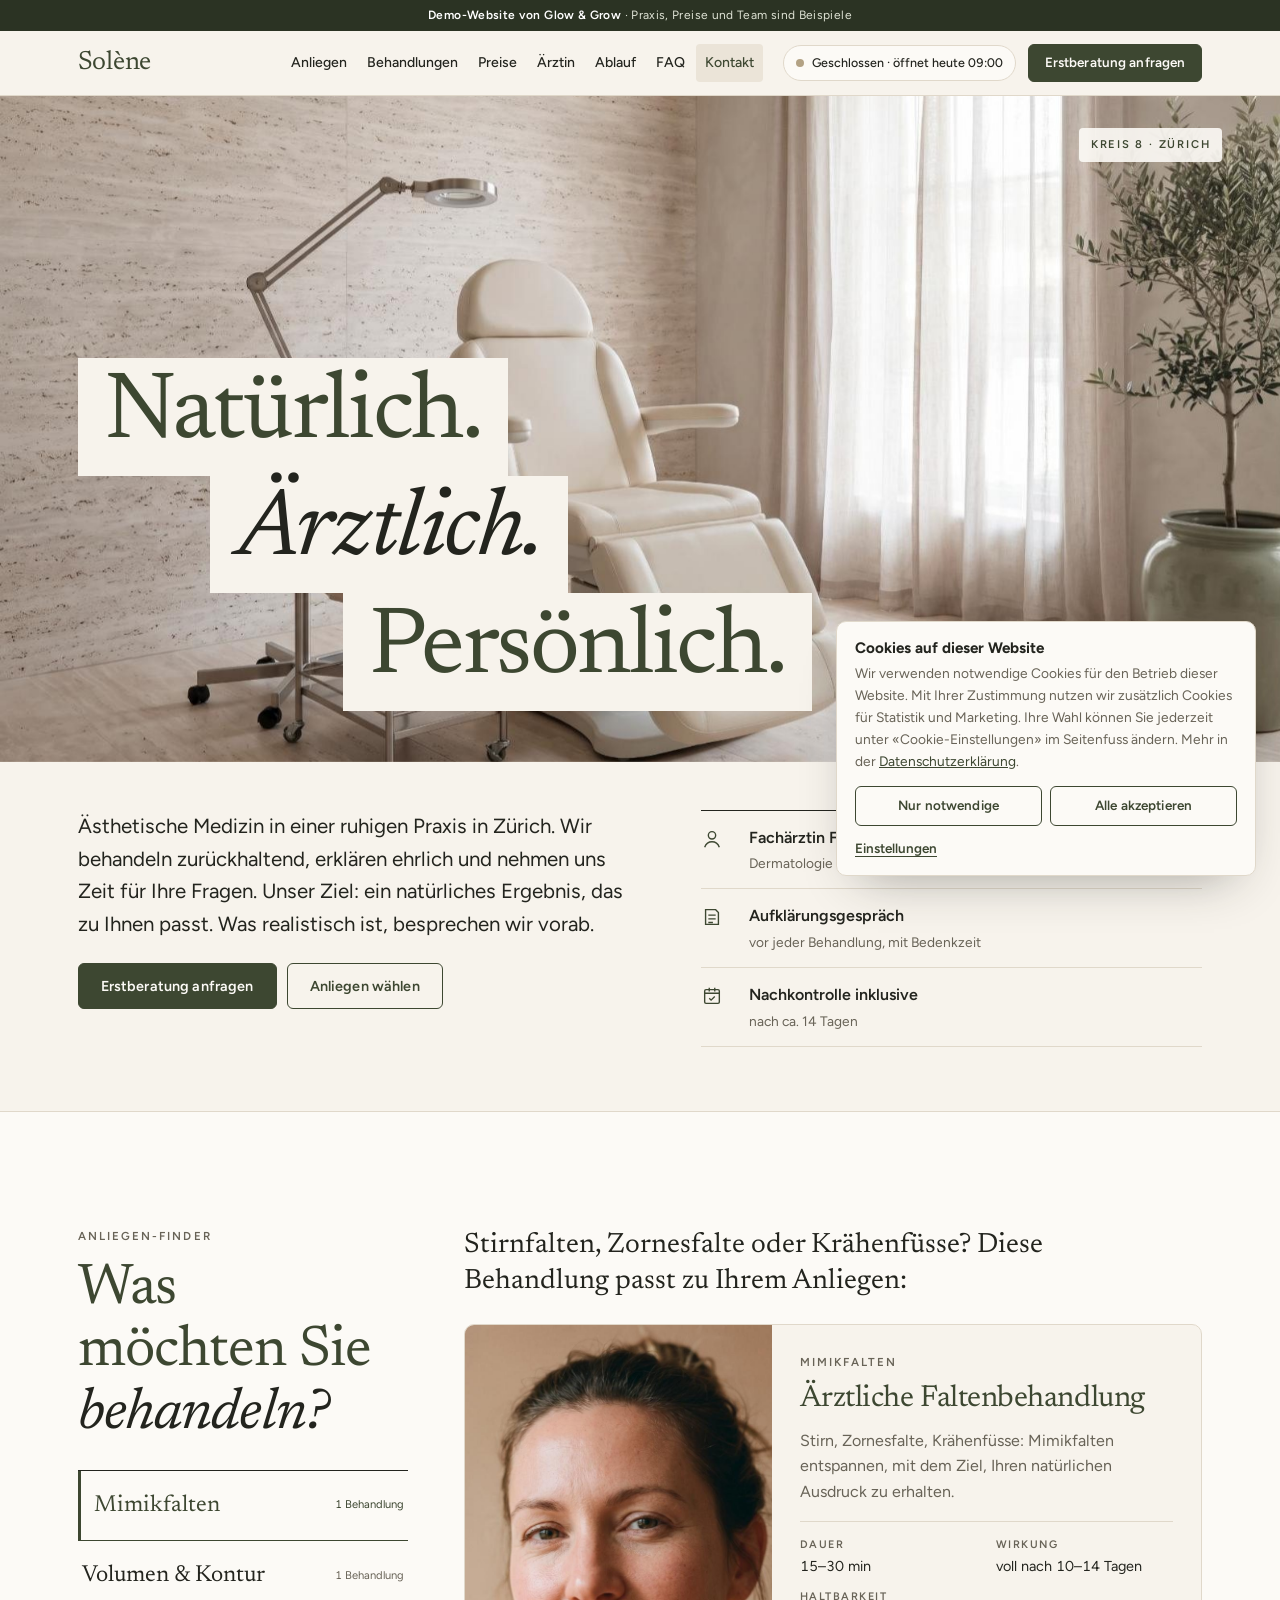
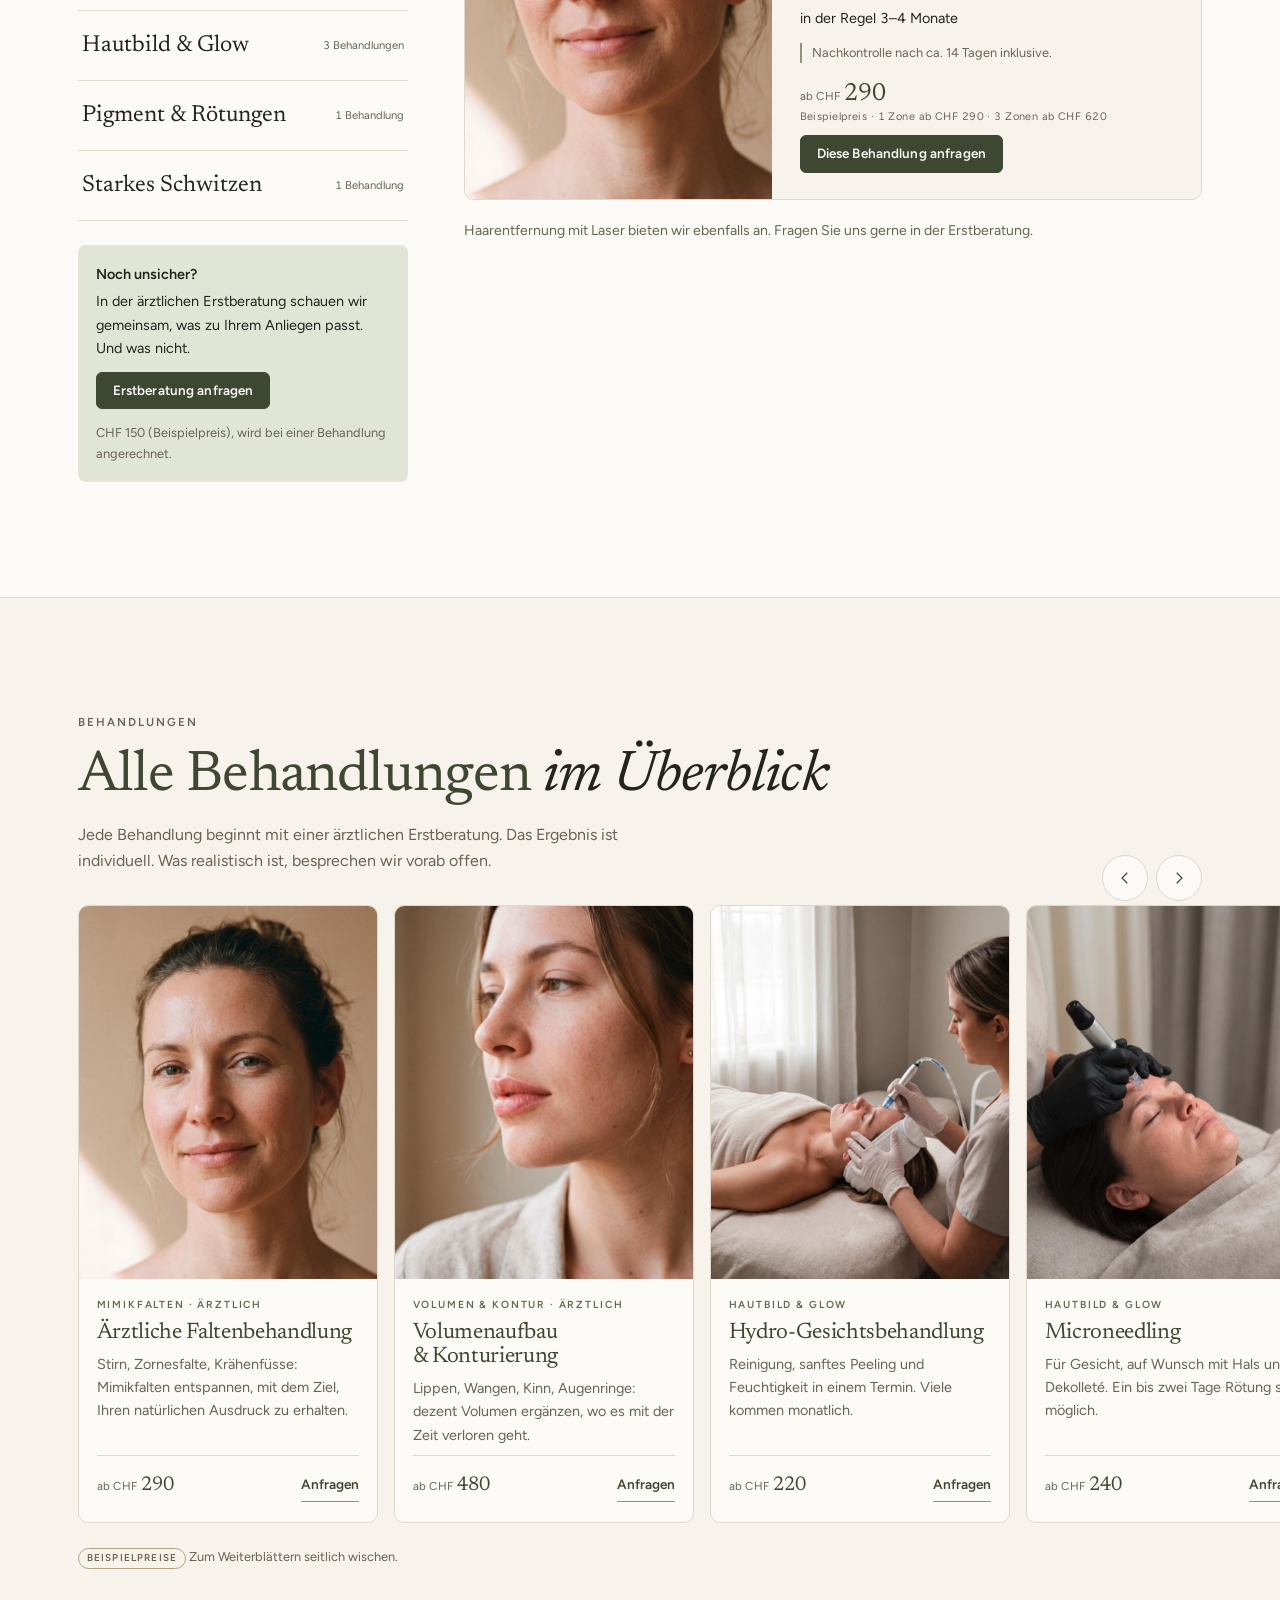
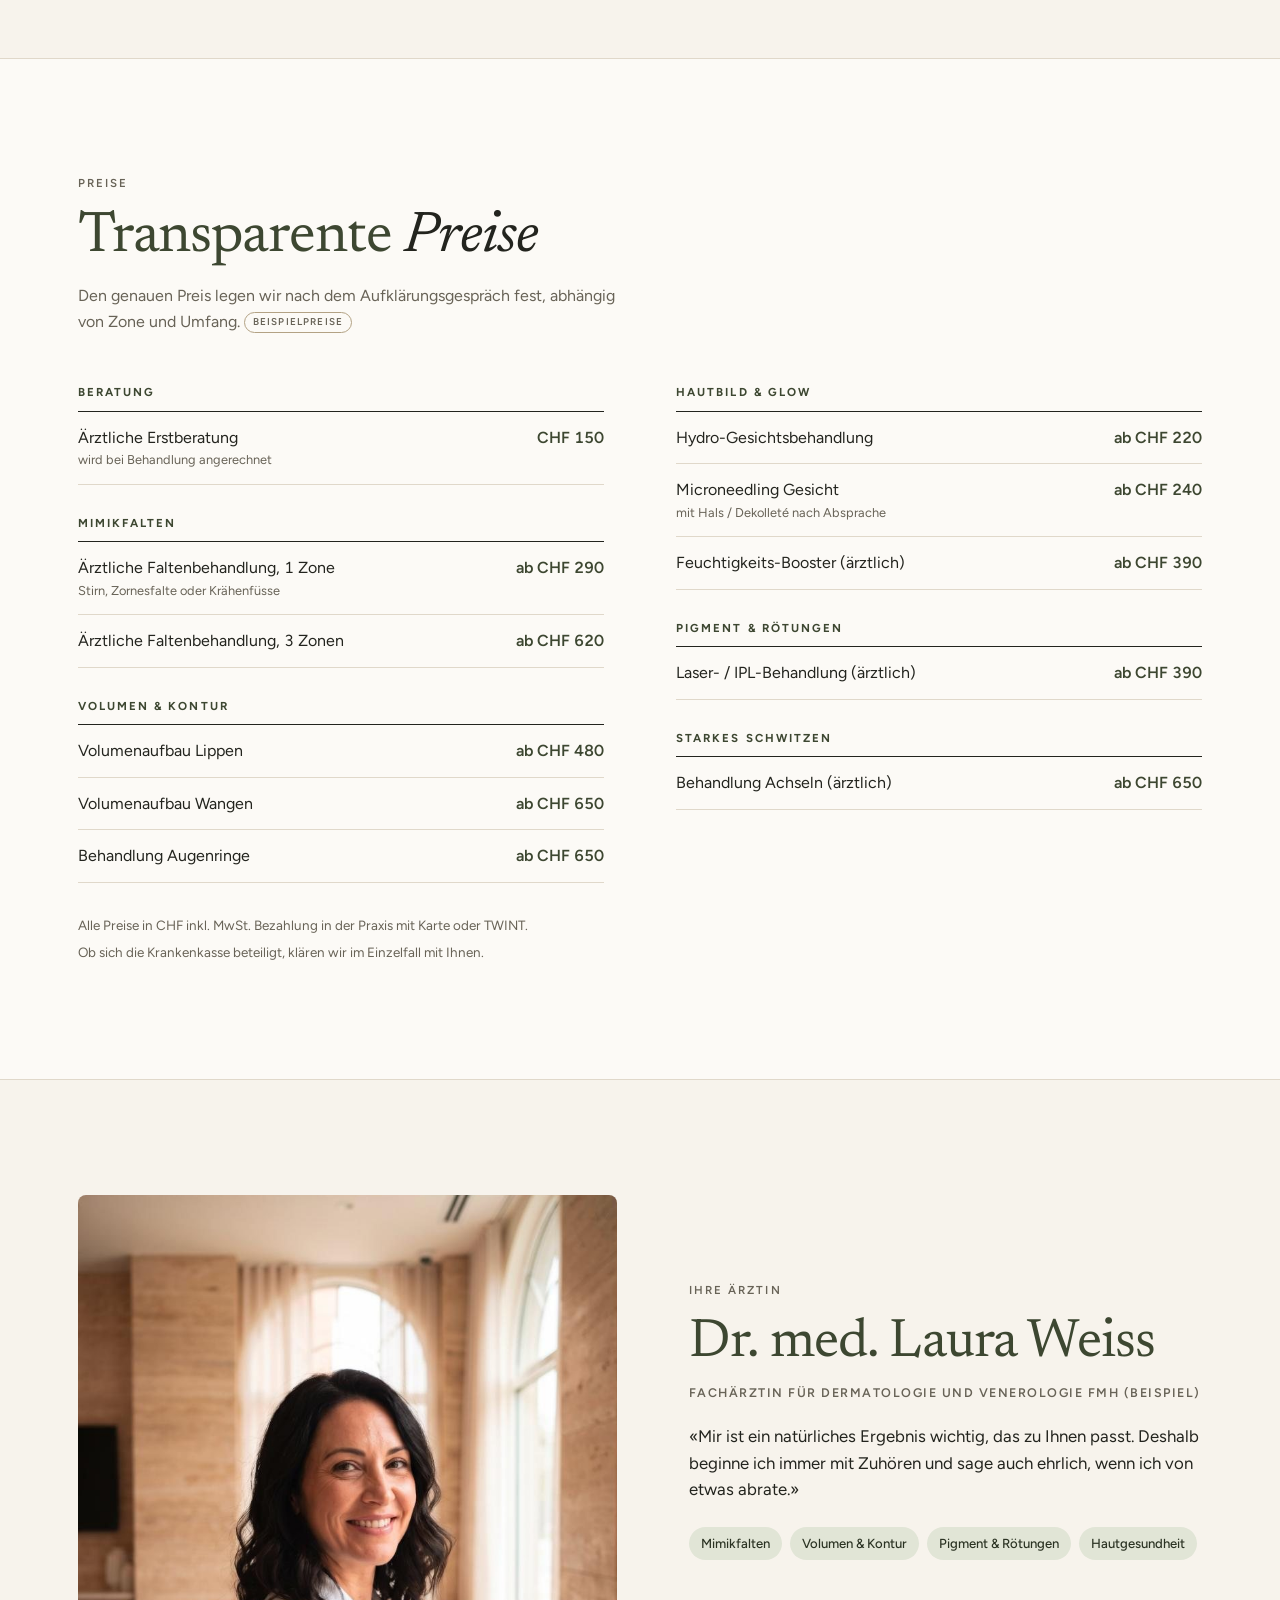
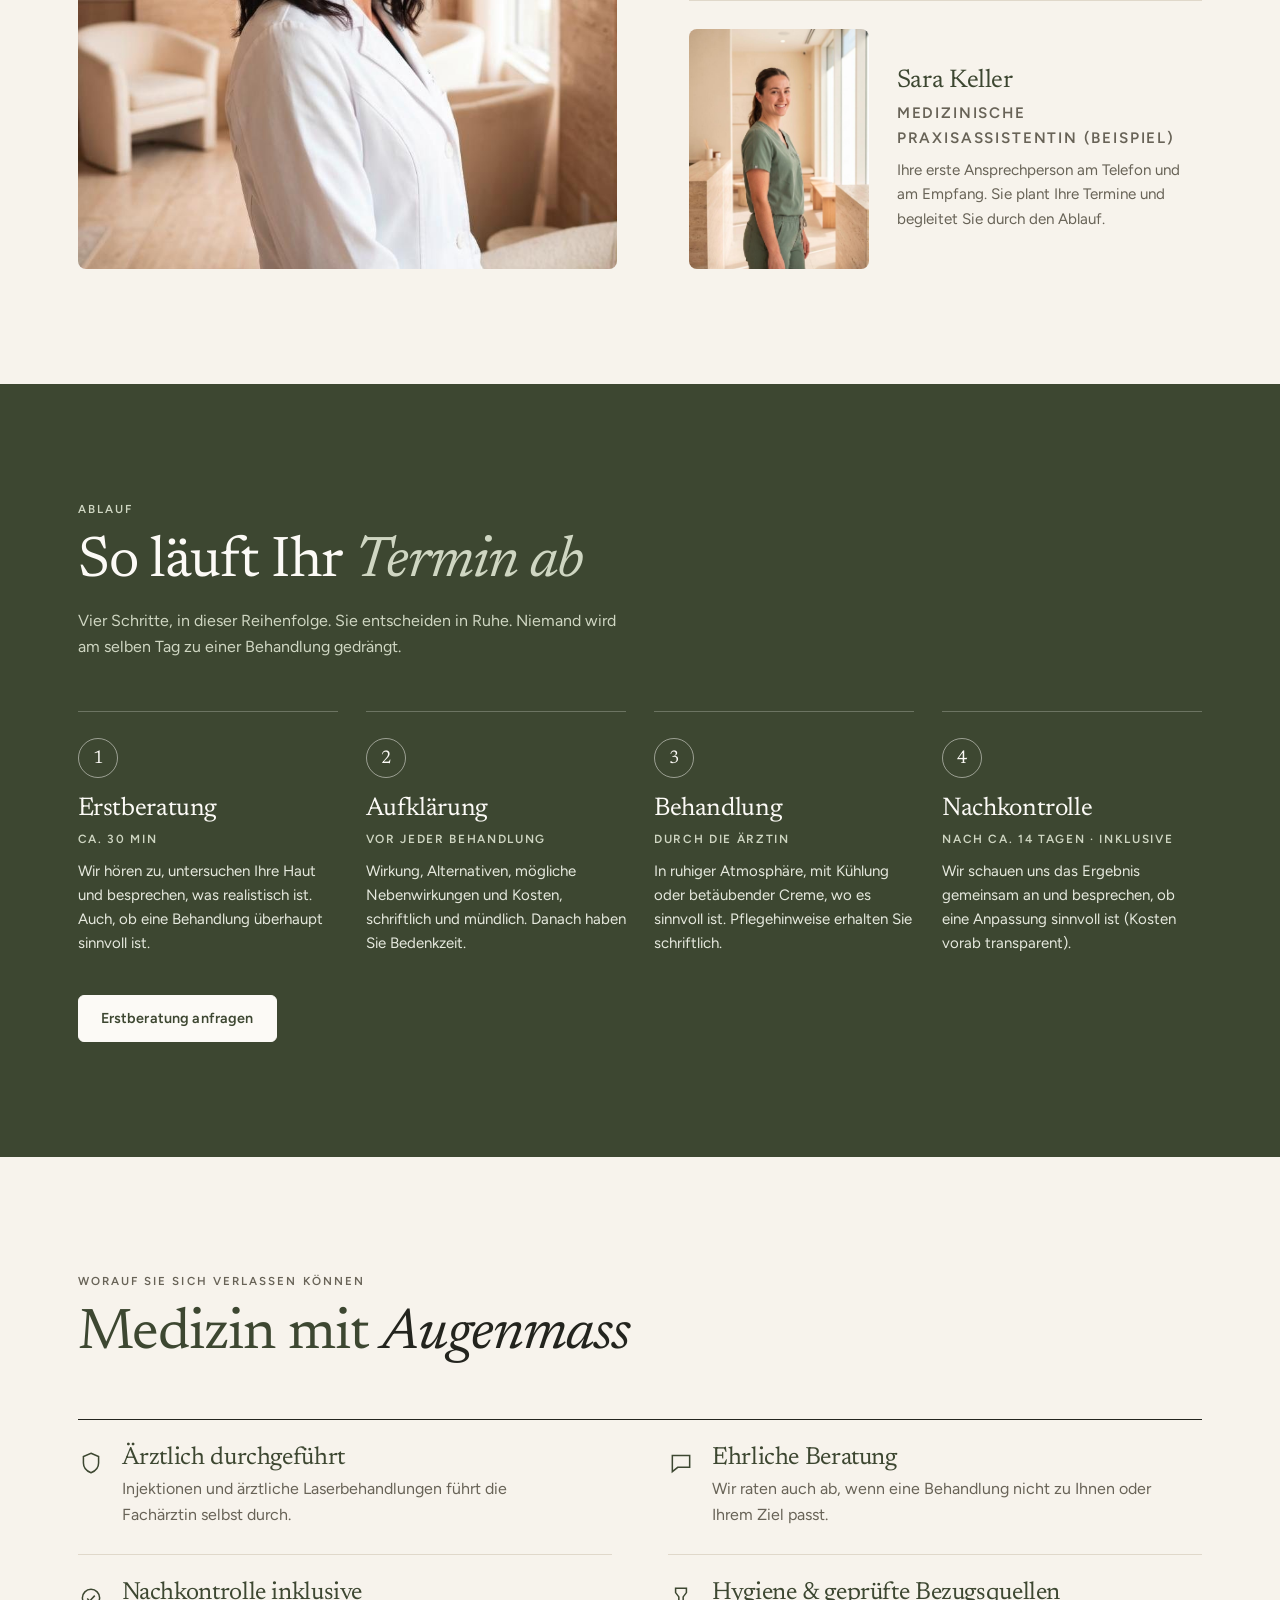
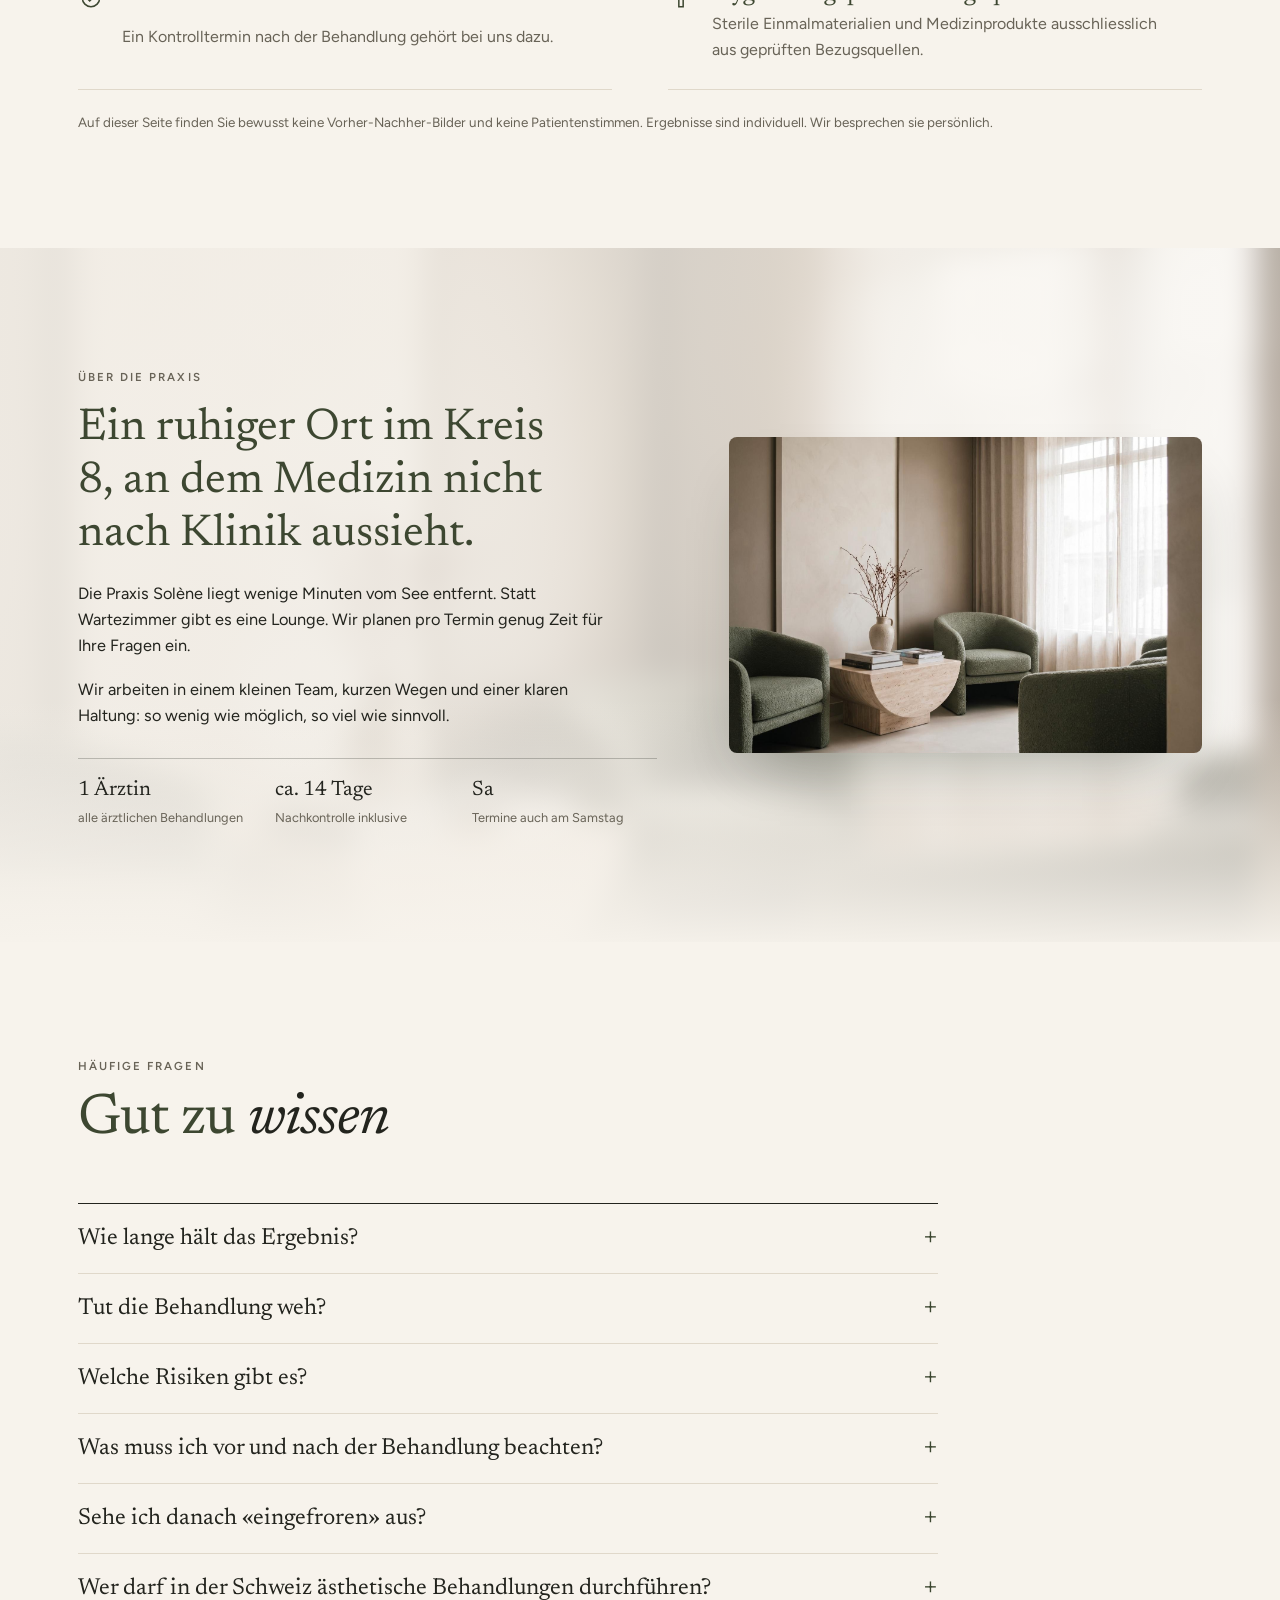
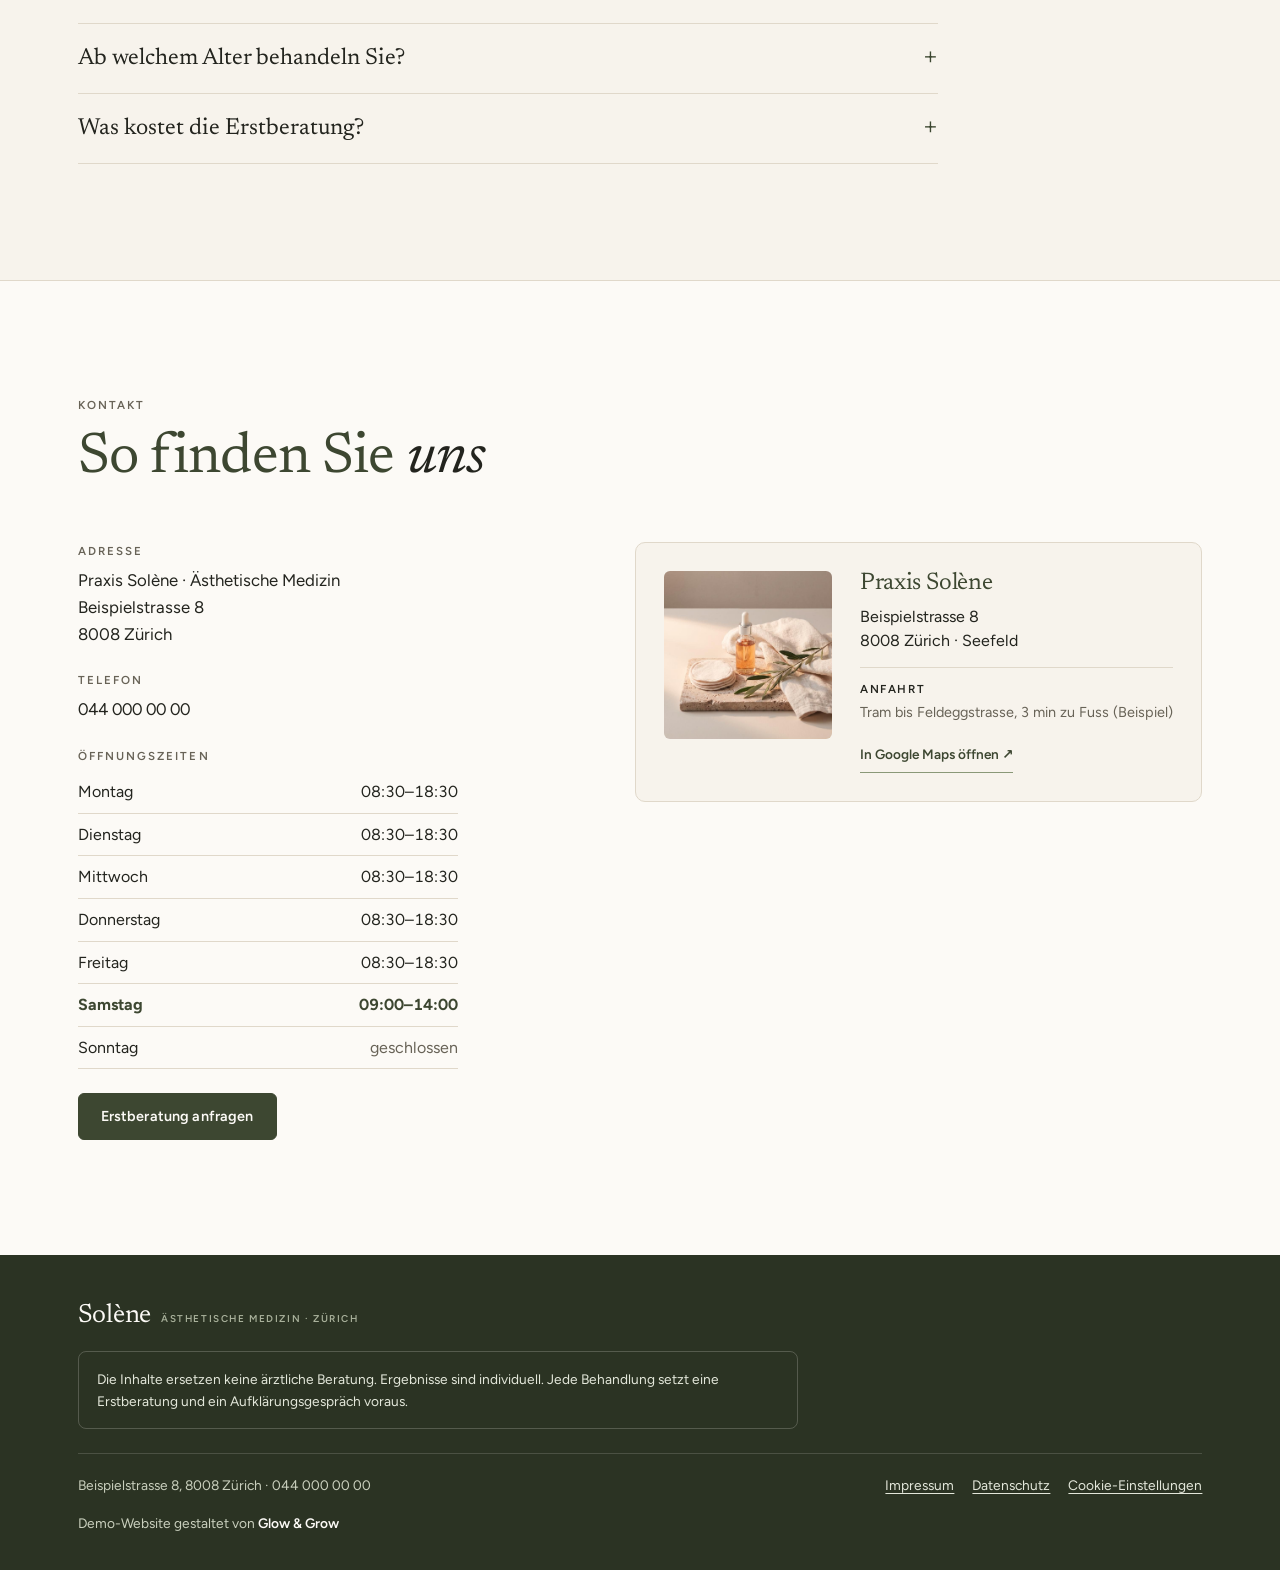
<file: demo-aesthetik/index.html>
<!doctype html>
<html lang="de-CH">
<head>
<meta charset="utf-8">
<meta name="viewport" content="width=device-width, initial-scale=1, viewport-fit=cover">
<meta name="robots" content="noindex, nofollow">
<link rel="icon" href="/favicon.svg" type="image/svg+xml">
<style>img{max-width:100%}[hidden]{display:none!important}body{margin:0}</style>
<title>Demo · Ästhetikpraxis</title>
<style>
/*
  LAYOUT-KONZEPT 4: "Anliegen-Finder"
  - Schlanke Kopfleiste (Wortmarke, Navigation, Öffnungs-Badge, Button), mobil: Menü + fixe untere Leiste mit Badge.
  - Hero: grosses Raumbild, Headline asymmetrisch in gestaffelten Elfenbein-Streifen ins Bild gesetzt.
  - Herzstück direkt darunter: "Was möchten Sie behandeln?" – Anliegen wählen -> passende Behandlungen -> Anfrage mit Vorauswahl.
  - Buchungs-Widget als Panel (Desktop rechts, mobil Bottom-Sheet).
  Vorlage: Texte/Preise im HTML, Widget- und Finder-Daten im Script-Objekt STUDIO.
*/
@font-face{font-family:"Newsreader";src:url([data-uri]) format("woff2");font-weight:200 800;font-style:normal;font-display:swap}
@font-face{font-family:"Newsreader";src:url([data-uri]) format("woff2");font-weight:200 800;font-style:italic;font-display:swap}
@font-face{font-family:"Figtree";src:url([data-uri]) format("woff2");font-weight:300 900;font-style:normal;font-display:swap}
:root{
  color-scheme: light;
  --ivory:#f7f3ec;
  --paper:#fcfaf6;
  --greige:#ebe4d8;
  --travertine:#d8c9b1;
  --sand:#b3a284;
  --olive:#3d4731;
  --olive-deep:#2b3323;
  --sage:#8a9878;
  --sage-soft:#e1e5d6;
  --ink:#23241e;
  --muted:#686357;
  --line:#e0d8ca;
  --display:"Newsreader","Iowan Old Style","Palatino Linotype",Georgia,serif;
  --sans:"Figtree",ui-sans-serif,system-ui,-apple-system,"Segoe UI",Roboto,Arial,sans-serif;
  --gutter:clamp(16px,4.5vw,64px);
  --maxw:1240px;
  --ease:cubic-bezier(.2,.7,.2,1);
  --hdr:64px;
}
*,*::before,*::after{box-sizing:border-box}
html{scroll-behavior:smooth;-webkit-text-size-adjust:100%;scroll-padding-top:calc(var(--hdr) + 12px)}
@media (prefers-reduced-motion:reduce){html{scroll-behavior:auto}*{animation:none!important;transition:none!important}}
body{margin:0;background:var(--ivory);color:var(--ink);font-family:var(--sans);font-size:16px;line-height:1.6;overflow-x:hidden}
img{display:block;max-width:100%;height:auto}
a{color:inherit}
h1,h2,h3{font-family:var(--display);font-weight:400;line-height:1.08;margin:0;text-wrap:balance;letter-spacing:-.015em}
p{margin:0}
button{font:inherit}
:focus-visible{outline:2px solid var(--olive);outline-offset:3px;border-radius:3px}
.sr-only{position:absolute;width:1px;height:1px;padding:0;margin:-1px;overflow:hidden;clip:rect(0,0,0,0);white-space:nowrap;border:0}
.num{font-variant-numeric:tabular-nums lining-nums}
.wrap{max-width:var(--maxw);margin:0 auto;padding:0 var(--gutter)}
.eyebrow{font-size:.72rem;letter-spacing:.18em;text-transform:uppercase;color:var(--muted);font-weight:600}
.tag{display:inline-block;font-size:.62rem;letter-spacing:.12em;text-transform:uppercase;padding:3px 8px;border:1px solid var(--sand);color:var(--muted);border-radius:999px;font-weight:600;line-height:1.3;vertical-align:middle;white-space:nowrap}

/* Demo-Band */
.demo-band{background:var(--olive-deep);color:#dfe3d5;font-size:.75rem;letter-spacing:.03em;text-align:center;padding:7px 16px;line-height:1.4}
.demo-band b{color:#fff;font-weight:600}

/* Buttons */
.btn{display:inline-flex;align-items:center;justify-content:center;gap:.5em;font:600 .9rem/1 var(--sans);letter-spacing:.01em;padding:15px 22px;border:1px solid var(--olive);background:var(--olive);color:var(--paper);text-decoration:none;cursor:pointer;border-radius:6px;transition:background .2s,color .2s,border-color .2s}
.btn:hover{background:var(--olive-deep);border-color:var(--olive-deep)}
.btn--ghost{background:transparent;color:var(--olive)}
.btn--ghost:hover{background:var(--olive);color:var(--paper)}
.btn--light{background:var(--paper);color:var(--olive);border-color:var(--paper)}
.btn--light:hover{background:var(--greige);border-color:var(--greige)}
.btn--sm{padding:11px 16px;font-size:.84rem}

/* Kopfleiste */
.hdr{position:sticky;top:0;z-index:50;background:rgba(247,243,236,.94);backdrop-filter:blur(10px);-webkit-backdrop-filter:blur(10px);border-bottom:1px solid var(--line)}
.hdr-in{display:flex;align-items:center;gap:20px;height:var(--hdr);max-width:var(--maxw);margin:0 auto;padding:0 var(--gutter)}
.wordmark{display:flex;align-items:baseline;gap:10px;text-decoration:none;color:var(--olive);white-space:nowrap}
.wordmark b{font-family:var(--display);font-weight:400;font-size:1.65rem;letter-spacing:-.01em;line-height:1}
.wordmark small{font-size:.62rem;letter-spacing:.16em;text-transform:uppercase;color:var(--muted);font-weight:600}
@media (max-width:420px){.wordmark small{display:none}}
.nav{display:none;margin-left:auto}
.nav ul{display:flex;gap:2px;list-style:none;margin:0;padding:0}
.nav a{display:block;padding:8px 9px;font-size:.88rem;text-decoration:none;color:var(--ink);border-radius:4px;font-weight:500}
.nav a:hover,.nav a.is-active{color:var(--olive);background:var(--greige)}
.hdr-right{display:flex;align-items:center;gap:12px;margin-left:auto}
.badge{display:inline-flex;align-items:center;gap:8px;font-size:.78rem;font-weight:500;color:var(--ink);background:var(--paper);border:1px solid var(--line);padding:7px 12px;border-radius:999px;white-space:nowrap;font-variant-numeric:tabular-nums}
.dot{width:8px;height:8px;border-radius:50%;background:var(--sand);flex:none}
.dot.open{background:#5f8a4e;box-shadow:0 0 0 3px rgba(95,138,78,.18)}
.hdr .badge,.hdr .hdr-book{display:none}
.menu-btn{display:inline-flex;align-items:center;gap:8px;height:42px;padding:0 14px;border:1px solid var(--line);border-radius:6px;background:var(--paper);cursor:pointer;color:var(--ink);font-size:.85rem;font-weight:500}
.menu-btn i{display:block;width:14px;height:1.5px;background:currentColor;box-shadow:0 4px 0 currentColor,0 -4px 0 currentColor}
.mnav{border-top:1px solid var(--line);background:var(--ivory);padding:8px var(--gutter) 18px}
.mnav[hidden]{display:none}
.mnav ul{list-style:none;margin:0;padding:0;display:grid}
.mnav a{display:block;padding:12px 0;border-bottom:1px solid var(--line);text-decoration:none;font-family:var(--display);font-size:1.35rem}
.mnav .btn{margin-top:16px;width:100%}
@media (min-width:700px){.hdr .badge{display:inline-flex}}
@media (min-width:900px){.hdr .hdr-book{display:inline-flex}}
@media (min-width:1180px){.nav{display:block}.hdr-right{margin-left:0}.menu-btn{display:none}.mnav{display:none!important}}
@media (min-width:1180px) and (max-width:1439px){.hdr .wordmark small{display:none}}

/* Mobile Leiste unten */
.bbar{position:fixed;left:0;right:0;bottom:0;z-index:40;display:flex;align-items:center;gap:12px;padding:10px 16px calc(10px + env(safe-area-inset-bottom,0px));background:rgba(252,250,246,.97);border-top:1px solid var(--line);backdrop-filter:blur(8px);-webkit-backdrop-filter:blur(8px)}
.bbar .badge{border:0;padding:0;background:none;flex:1;min-width:0;white-space:normal;line-height:1.3}
@media (min-width:900px){.bbar{display:none}}
@media (max-width:899px){body{padding-bottom:72px}}

/* HERO */
.hero{position:relative;background:var(--greige);overflow:hidden}
.hero-img{width:100%;height:clamp(440px,74vh,780px);object-fit:cover;object-position:58% 50%}
.hero-copy{position:absolute;left:0;right:0;bottom:clamp(20px,4vw,56px)}
.hero h1{font-size:clamp(2.45rem,7.4vw,6.4rem);line-height:1;color:var(--olive);letter-spacing:-.025em}
.hero h1 span{display:block;width:fit-content;background:var(--ivory);padding:.1em .28em .14em}
.hero h1 .l2{margin-left:.55em;font-style:italic;color:var(--ink)}
.hero h1 .l3{margin-left:1.1em}
@media (max-width:759px){.hero-img{object-position:30% 50%}}
@media (min-width:760px){.hero h1 .l2{margin-left:1.4em}.hero h1 .l3{margin-left:2.8em}}
.hero-tag{position:absolute;top:clamp(16px,3vw,32px);right:var(--gutter);background:rgba(252,250,246,.9);padding:8px 12px;font-size:.7rem;letter-spacing:.16em;text-transform:uppercase;color:var(--olive);font-weight:600;border-radius:4px}
.hero-meta{display:grid;gap:28px;padding-top:clamp(28px,4vw,48px);padding-bottom:clamp(36px,5vw,64px)}
.hero-lead{font-size:clamp(1.08rem,1.8vw,1.28rem);max-width:46ch;color:var(--ink)}
.hero-ctas{display:flex;flex-wrap:wrap;gap:10px;margin-top:22px}
.facts{list-style:none;margin:0;padding:0;display:grid;gap:0;border-top:1px solid var(--ink)}
.facts li{display:grid;grid-template-columns:34px 1fr;gap:2px 14px;padding:14px 0;border-bottom:1px solid var(--line);align-items:start}
.facts svg{grid-row:1 / span 2;margin-top:3px}
.facts strong{font-weight:600}
.facts span{font-size:.86rem;color:var(--muted)}
@media (min-width:900px){.hero-meta{grid-template-columns:minmax(0,1.1fr) minmax(0,1fr);gap:72px;align-items:start}}
@media (prefers-reduced-motion:no-preference){
  .hero-img{animation:fade 1.2s var(--ease) both}
  .hero h1 span{animation:slide .9s var(--ease) both}
  .hero h1 .l2{animation-delay:.12s}.hero h1 .l3{animation-delay:.24s}
}
@keyframes fade{from{opacity:.4;transform:scale(1.03)}to{opacity:1;transform:none}}
@keyframes slide{from{opacity:0;transform:translateX(-18px)}to{opacity:1;transform:none}}

/* Sektionen */
.section{padding:clamp(64px,9vw,128px) 0}
.sec-head{display:grid;gap:14px;margin-bottom:clamp(30px,5vw,52px);max-width:760px}
.sec-head h2{font-size:clamp(2.1rem,5vw,3.6rem);color:var(--olive)}
.sec-head h2 em{font-style:italic;color:var(--ink)}
.sec-head p{color:var(--muted);max-width:56ch}

/* FINDER */
.finder{background:var(--paper);border-top:1px solid var(--line);border-bottom:1px solid var(--line)}
.finder-grid{display:grid;gap:24px}
@media (min-width:1000px){.finder-grid{grid-template-columns:330px minmax(0,1fr);gap:56px;align-items:start}.finder-side{position:sticky;top:calc(var(--hdr) + 24px)}}
.chips{display:flex;flex-wrap:wrap;gap:8px}
.chip{display:inline-flex;align-items:center;gap:10px;padding:11px 16px;border:1px solid var(--line);background:var(--ivory);border-radius:999px;cursor:pointer;color:var(--ink);font-weight:500;font-size:.92rem;transition:background .15s,border-color .15s,color .15s}
.chip:hover{border-color:var(--sage)}
.chip[aria-pressed="true"]{background:var(--olive);border-color:var(--olive);color:var(--paper)}
.chip .n{font-size:.7rem;color:var(--muted);font-variant-numeric:tabular-nums}
.chip[aria-pressed="true"] .n{color:#cfd6c2}
@media (min-width:1000px){
  .chips{display:grid;gap:0;border-top:1px solid var(--ink)}
  .chip{border-radius:0;border:0;border-bottom:1px solid var(--line);background:none;padding:16px 4px;font-family:var(--display);font-size:1.45rem;font-weight:400;justify-content:space-between;width:100%;text-align:left}
  .chip .n{font-family:var(--sans)}
  .chip:hover{color:var(--olive);background:none}
  .chip[aria-pressed="true"]{background:none;color:var(--olive);border-bottom-color:var(--olive);box-shadow:inset 3px 0 0 var(--olive);padding-left:16px}
  .chip[aria-pressed="true"] .n{color:var(--olive)}
}
.chip .n{display:none}
@media (max-width:999px){.finder-side{display:contents}.finder-side .sec-head{order:1}.chips{order:2;gap:6px}.chip{padding:9px 14px;font-size:.88rem}#finderOut{order:3}.side-note{order:4}}
@media (min-width:1000px){.chip .n{display:inline}}
.side-note{margin-top:24px;padding:18px;background:var(--sage-soft);border-radius:8px;font-size:.9rem}
.side-note strong{display:block;font-weight:600;margin-bottom:4px}
.side-note p{color:var(--ink);margin-bottom:12px}
.side-note .muted{font-size:.8rem;color:var(--muted);margin-top:14px;margin-bottom:0}
.f-intro{font-family:var(--display);font-size:clamp(1.3rem,2.4vw,1.75rem);line-height:1.3;color:var(--ink);max-width:40ch;margin-bottom:24px;text-wrap:pretty}
.f-list{display:grid;gap:20px}
.f-card{display:grid;background:var(--ivory);border:1px solid var(--line);border-radius:10px;overflow:hidden}
@media (min-width:640px){.f-card{grid-template-columns:minmax(0,5fr) minmax(0,7fr)}}
.f-card img{width:100%;height:100%;min-height:220px;max-height:340px;object-fit:cover}
@media (min-width:640px){.f-card img{max-height:none;aspect-ratio:auto}}
.f-body{padding:22px 20px 22px;display:flex;flex-direction:column;gap:12px;min-width:0}
@media (min-width:640px){.f-body{padding:28px 28px 26px}}
.f-body h3{font-size:clamp(1.45rem,2.6vw,1.9rem);color:var(--olive)}
.f-body > p{color:var(--muted)}
.f-facts{display:grid;grid-template-columns:repeat(auto-fit,minmax(130px,1fr));gap:10px 18px;margin:4px 0 0;padding:14px 0 0;border-top:1px solid var(--line)}
.f-facts div{min-width:0}
.f-facts dt{font-size:.68rem;letter-spacing:.14em;text-transform:uppercase;color:var(--muted);font-weight:600}
.f-facts dd{margin:2px 0 0;font-size:.9rem;font-variant-numeric:tabular-nums}
.f-hint{font-size:.8rem;color:var(--muted);border-left:2px solid var(--sage);padding-left:10px}
.f-foot{display:flex;flex-wrap:wrap;justify-content:space-between;align-items:center;gap:12px;margin-top:auto;padding-top:6px}
.price{font-family:var(--display);font-size:1.55rem;color:var(--olive);font-variant-numeric:lining-nums tabular-nums;line-height:1.1}
.price small{font-family:var(--sans);font-size:.72rem;color:var(--muted);margin-right:4px;letter-spacing:.02em}
.price em{display:block;font-family:var(--sans);font-style:normal;font-size:.68rem;color:var(--muted);letter-spacing:.04em;margin-top:3px}
.f-other{margin-top:20px;font-size:.88rem;color:var(--muted)}
@media (prefers-reduced-motion:no-preference){.f-card{animation:rise .5s var(--ease) both}.f-card:nth-child(2){animation-delay:.07s}.f-card:nth-child(3){animation-delay:.14s}}
@keyframes rise{from{opacity:0;transform:translateY(10px)}to{opacity:1;transform:none}}

/* Behandlungen (Scroll-Reihe) */
.row-head{display:flex;justify-content:space-between;align-items:end;gap:20px;flex-wrap:wrap}
.row-ctrl{display:none;gap:8px}
@media (min-width:900px){.row-ctrl{display:flex}}
.row-ctrl button{width:46px;height:46px;border-radius:50%;border:1px solid var(--line);background:var(--paper);cursor:pointer;color:var(--olive);display:grid;place-items:center}
.row-ctrl button:hover{border-color:var(--olive)}
.row{display:flex;gap:16px;overflow-x:auto;scroll-snap-type:x mandatory;scroll-padding-inline:var(--gutter);padding:4px var(--gutter) 18px;scrollbar-width:thin;scrollbar-color:var(--travertine) transparent;overscroll-behavior-x:contain}
@media (min-width:1240px){.row{padding-inline:max(var(--gutter),calc((100vw - var(--maxw)) / 2 + var(--gutter)));scroll-padding-inline:max(var(--gutter),calc((100vw - var(--maxw)) / 2 + var(--gutter)))}}
.t-card{flex:0 0 min(78vw,300px);scroll-snap-align:start;display:flex;flex-direction:column;background:var(--paper);border:1px solid var(--line);border-radius:10px;overflow:hidden}
.t-card img{width:100%;aspect-ratio:4/5;object-fit:cover}
.t-card .t-b{padding:18px 18px 20px;display:flex;flex-direction:column;gap:8px;flex:1}
.t-card .eyebrow{font-size:.64rem}
.t-card h3{font-size:1.4rem;color:var(--olive)}
.t-card p{font-size:.9rem;color:var(--muted)}
.t-card .t-f{display:flex;justify-content:space-between;align-items:center;gap:10px;margin-top:auto;padding-top:12px;border-top:1px solid var(--line)}
.t-card .price{font-size:1.25rem}
.lnk{background:none;border:0;padding:6px 0;cursor:pointer;color:var(--olive);font-weight:600;font-size:.85rem;border-bottom:1px solid var(--sage);text-decoration:none}
.lnk:hover{border-color:var(--olive)}

/* Preise */
.prices{background:var(--paper);border-top:1px solid var(--line);border-bottom:1px solid var(--line)}
.p-grid{display:grid;gap:36px}
@media (min-width:900px){.p-grid{grid-template-columns:repeat(2,minmax(0,1fr));gap:40px 72px}}
.p-group h3{font-family:var(--sans);font-size:.72rem;letter-spacing:.18em;text-transform:uppercase;color:var(--olive);font-weight:700;padding-bottom:12px;border-bottom:1px solid var(--ink)}
.p-table{width:100%;border-collapse:collapse;font-variant-numeric:tabular-nums}
.p-table th,.p-table td{text-align:left;padding:13px 0;border-bottom:1px solid var(--line);vertical-align:baseline;font-weight:400}
.p-table th{padding-right:14px}
.p-table th small{display:block;color:var(--muted);font-size:.8rem}
.p-table td{text-align:right;white-space:nowrap;font-weight:600;color:var(--olive);width:1%}
.p-note{margin-top:32px;font-size:.84rem;color:var(--muted);max-width:72ch;display:grid;gap:6px}

/* Team */
.team-main{display:grid;gap:28px}
@media (min-width:900px){.team-main{grid-template-columns:minmax(0,1.05fr) minmax(0,1fr);gap:72px;align-items:end}}
.team-main img{width:100%;aspect-ratio:4/5;object-fit:cover;object-position:center 20%;border-radius:8px}
.team-name{font-size:clamp(2.2rem,4.6vw,3.4rem);color:var(--olive)}
.role{font-size:.78rem;letter-spacing:.12em;text-transform:uppercase;color:var(--muted);font-weight:600;margin-top:10px}
.team-main p.bio{margin-top:20px;font-size:1.05rem;max-width:48ch}
.focus{list-style:none;padding:0;margin:24px 0 0;display:flex;flex-wrap:wrap;gap:8px}
.focus li{font-size:.82rem;padding:6px 12px;border-radius:999px;background:var(--sage-soft);color:var(--olive-deep);font-weight:500}
.team-2{display:grid;grid-template-columns:120px minmax(0,1fr);gap:20px;align-items:center;margin-top:40px;padding-top:28px;border-top:1px solid var(--line)}
@media (min-width:600px){.team-2{grid-template-columns:180px minmax(0,1fr);gap:28px}}
.team-2 img{width:100%;aspect-ratio:3/4;object-fit:cover;object-position:center 20%;border-radius:8px}
.team-2 h3{font-size:1.6rem;color:var(--olive)}
.team-2 p{color:var(--muted);margin-top:8px;font-size:.95rem;max-width:44ch}

/* Ablauf */
.ablauf{background:var(--olive);color:var(--paper)}
.ablauf .sec-head h2{color:var(--paper)}
.ablauf .sec-head h2 em{color:#cfd6c2}
.ablauf .sec-head p,.ablauf .eyebrow{color:#cfd6c2}
.steps{list-style:none;margin:0;padding:0;display:grid;gap:0;counter-reset:st}
@media (min-width:900px){.steps{grid-template-columns:repeat(4,minmax(0,1fr));gap:28px}}
.steps li{counter-increment:st;position:relative;padding:22px 0 26px 58px;border-top:1px solid rgba(252,250,246,.25)}
@media (min-width:900px){.steps li{padding:26px 0 0}}
.steps li::before{content:counter(st);position:absolute;left:0;top:20px;width:40px;height:40px;border-radius:50%;border:1px solid rgba(252,250,246,.5);display:grid;place-items:center;font-family:var(--display);font-size:1.15rem}
@media (min-width:900px){.steps li::before{position:static;margin-bottom:18px}}
.steps h3{font-size:1.6rem}
.steps .when{font-size:.74rem;letter-spacing:.14em;text-transform:uppercase;color:#cfd6c2;font-weight:600;margin-top:6px}
.steps p{margin-top:10px;color:#e6e9de;font-size:.94rem}

/* Werte */
.values{display:grid;gap:0;border-top:1px solid var(--ink)}
@media (min-width:760px){.values{grid-template-columns:repeat(2,minmax(0,1fr));column-gap:56px}}
.value{padding:26px 0;border-bottom:1px solid var(--line);display:grid;grid-template-columns:auto 1fr;gap:4px 18px}
.value svg{grid-row:1 / span 2;margin-top:4px}
.value h3{font-size:1.55rem;color:var(--olive)}
.value p{color:var(--muted);max-width:46ch}
.values-note{margin-top:22px;font-size:.84rem;color:var(--muted)}

/* Über die Praxis */
.praxis{position:relative;overflow:hidden;isolation:isolate;color:var(--ink)}
.praxis-bg{position:absolute;inset:-40px;z-index:-2}
.praxis-bg img{width:100%;height:100%;object-fit:cover;object-position:center 30%;filter:blur(14px) saturate(.9);transform:scale(1.06)}
.praxis::before{content:"";position:absolute;inset:0;z-index:-1;background:linear-gradient(180deg,transparent 65%,rgba(247,243,236,.95)),linear-gradient(100deg,rgba(247,243,236,.92) 0%,rgba(247,243,236,.82) 45%,rgba(247,243,236,.45) 100%)}
.praxis-grid{display:grid;gap:36px}
@media (min-width:960px){.praxis-grid{grid-template-columns:minmax(0,1.1fr) minmax(0,.9fr);gap:72px;align-items:center}}
.praxis blockquote{margin:14px 0 0;font-family:var(--display);font-size:clamp(1.7rem,3.8vw,2.8rem);line-height:1.18;color:var(--olive);text-wrap:balance}
.praxis-text p{margin-top:18px;max-width:54ch;font-size:1.02rem}
.praxis-facts{display:grid;grid-template-columns:repeat(3,minmax(0,1fr));gap:12px;margin-top:30px;border-top:1px solid rgba(35,36,30,.25);padding-top:18px}
.praxis-facts div{font-size:.8rem;color:var(--muted);line-height:1.35}
.praxis-facts strong{display:block;font-family:var(--display);font-weight:400;font-size:1.3rem;color:var(--ink);margin-bottom:4px}
.praxis-photo img{width:100%;aspect-ratio:3/2;object-fit:cover;border-radius:8px;box-shadow:0 30px 60px -30px rgba(43,51,35,.45)}

/* FAQ */
.faq{max-width:860px;border-top:1px solid var(--ink)}
.faq details{border-bottom:1px solid var(--line)}
.faq summary{list-style:none;cursor:pointer;display:flex;justify-content:space-between;gap:20px;padding:20px 0;font-family:var(--display);font-size:clamp(1.15rem,2.3vw,1.45rem);line-height:1.25}
.faq summary::-webkit-details-marker{display:none}
.faq summary::after{content:"+";font-family:var(--sans);font-weight:300;font-size:1.5rem;color:var(--olive);line-height:1;transition:transform .2s}
.faq details[open] summary::after{transform:rotate(45deg)}
.faq details p{padding:0 0 22px;color:var(--muted);max-width:64ch}

/* Kontakt */
.kontakt{background:var(--paper);border-top:1px solid var(--line)}
.k-grid{display:grid;gap:40px}
@media (min-width:900px){.k-grid{grid-template-columns:minmax(0,1fr) minmax(0,1.15fr);gap:64px}}
.k-block{margin-bottom:24px}
.k-block .eyebrow{display:block;margin-bottom:6px}
.k-block p{font-size:1.05rem}
.hours{width:100%;max-width:380px;border-collapse:collapse;font-variant-numeric:tabular-nums}
.hours th,.hours td{text-align:left;padding:8px 0;border-bottom:1px solid var(--line);font-weight:400}
.hours td{text-align:right}
.hours tr.closed td{color:var(--muted)}
.hours tr.today th,.hours tr.today td{font-weight:700;color:var(--olive)}
.addr-card{align-self:start;display:grid;grid-template-columns:112px minmax(0,1fr);gap:20px;padding:22px;background:var(--ivory);border:1px solid var(--line);border-radius:10px}
@media (min-width:600px){.addr-card{grid-template-columns:168px minmax(0,1fr);gap:28px;padding:28px}}
.addr-card img{width:100%;aspect-ratio:1/1;object-fit:cover;border-radius:6px}
.addr-card h3{font-size:1.5rem;color:var(--olive)}
.addr-card address{font-style:normal;margin-top:8px;line-height:1.5}
.addr-route{margin-top:14px;padding-top:12px;border-top:1px solid var(--line);font-size:.9rem;color:var(--muted)}
.addr-route strong{display:block;color:var(--ink);font-weight:600;font-size:.72rem;letter-spacing:.14em;text-transform:uppercase;margin-bottom:2px}
.addr-card .lnk{display:inline-block;margin-top:14px}

/* Footer */
.footer{background:var(--olive-deep);color:#c9cfbd;font-size:.86rem;padding:48px 0 36px}
.footer .wordmark{color:var(--paper)}
.footer .wordmark small{color:#a9b19b}
.f-legal{margin-top:22px;padding:16px 18px;border:1px solid rgba(252,250,246,.2);border-radius:8px;color:#e3e7da;max-width:80ch}
.f-row{display:flex;flex-wrap:wrap;justify-content:space-between;gap:12px 32px;border-top:1px solid rgba(252,250,246,.15);padding-top:20px;margin-top:24px}
.f-links{display:flex;flex-wrap:wrap;gap:6px 18px}
.f-links a,.f-links button{color:#e3e7da;background:none;border:0;padding:0;cursor:pointer;font-size:.86rem;text-decoration:underline;text-underline-offset:3px}
.footer strong{color:var(--paper);font-weight:600}

/* BUCHUNGS-PANEL */
.bk-backdrop{position:fixed;inset:0;z-index:80;background:rgba(35,36,30,.42);opacity:0;pointer-events:none;transition:opacity .25s}
.bk-backdrop.is-open{opacity:1;pointer-events:auto}
.bk{position:fixed;z-index:81;left:0;right:0;bottom:0;max-height:92vh;max-height:92dvh;overflow-y:auto;background:var(--paper);border-radius:16px 16px 0 0;padding:14px 20px calc(22px + env(safe-area-inset-bottom,0px));transform:translateY(105%);transition:transform .32s var(--ease),visibility 0s .32s;visibility:hidden;box-shadow:0 -20px 60px -30px rgba(35,36,30,.5)}
.bk.is-open{transform:none;visibility:visible;transition:transform .32s var(--ease)}
@media (min-width:760px){
  .bk{left:auto;top:0;bottom:0;right:0;width:460px;max-height:none;border-radius:0;padding:26px 30px 28px;transform:translateX(105%)}
}
.bk-grip{width:40px;height:4px;border-radius:4px;background:var(--line);margin:0 auto 12px}
@media (min-width:760px){.bk-grip{display:none}}
.bk-head{display:flex;justify-content:space-between;align-items:center;gap:12px}
.bk-head h2{font-size:1.75rem;color:var(--olive)}
.bk-x{border:1px solid var(--line);background:var(--ivory);border-radius:50%;width:40px;height:40px;cursor:pointer;display:grid;place-items:center;color:var(--ink);flex:none}
.bk-step-label{font-size:.76rem;color:var(--muted);margin-top:4px;display:block}
.bk-progress{display:grid;grid-template-columns:repeat(4,1fr);gap:5px;margin:12px 0 20px}
.bk-progress span{height:3px;background:var(--line);border-radius:2px;transition:background .3s}
.bk-progress span.on{background:var(--sage)}
.bk-progress span.done{background:var(--olive)}
.bk-q{font-weight:600;font-size:.98rem;margin-bottom:4px}
.bk-sub{font-size:.8rem;color:var(--muted);margin-bottom:12px}
.bk-panel[hidden]{display:none}
.bk-group-title{font-size:.66rem;letter-spacing:.18em;text-transform:uppercase;color:var(--muted);font-weight:700;margin:16px 0 6px}
.bk-list{display:grid;gap:6px}
.bk-opt{display:grid;grid-template-columns:1fr auto;gap:2px 12px;text-align:left;width:100%;padding:11px 14px;background:var(--ivory);border:1px solid transparent;border-radius:8px;cursor:pointer;color:inherit;transition:border-color .15s,background .15s}
.bk-opt:hover{border-color:var(--sage)}
.bk-opt[aria-pressed="true"]{border-color:var(--olive);background:var(--sage-soft)}
.bk-opt .o-name{font-weight:500;font-size:.92rem}
.bk-opt .o-meta{font-size:.76rem;color:var(--muted)}
.bk-opt .o-price{grid-row:1 / span 2;grid-column:2;align-self:center;font-variant-numeric:tabular-nums;font-weight:600;color:var(--olive);font-size:.88rem;white-space:nowrap}
.bk-opt.is-first{background:var(--sage-soft)}
.bk-days{display:grid;grid-template-columns:repeat(5,minmax(0,1fr));gap:6px}
.bk-day{display:flex;flex-direction:column;align-items:center;gap:1px;padding:10px 2px;border:1px solid var(--line);background:var(--paper);border-radius:8px;cursor:pointer;color:var(--ink);min-width:0}
.bk-day .d-wd{font-size:.66rem;letter-spacing:.08em;text-transform:uppercase;color:var(--muted)}
.bk-day .d-n{font-family:var(--display);font-size:1.4rem;line-height:1.1;font-variant-numeric:lining-nums}
.bk-day .d-m{font-size:.66rem;color:var(--muted)}
.bk-day:hover:not(:disabled){border-color:var(--sage)}
.bk-day:disabled{opacity:.38;cursor:not-allowed;background:repeating-linear-gradient(135deg,transparent 0 5px,rgba(224,216,202,.7) 5px 6px)}
.bk-day[aria-pressed="true"]{background:var(--olive);border-color:var(--olive);color:var(--paper)}
.bk-day[aria-pressed="true"] .d-wd,.bk-day[aria-pressed="true"] .d-m{color:#cfd6c2}
.bk-note{font-size:.78rem;color:var(--muted);margin-top:10px}
.bk-times{display:grid;grid-template-columns:repeat(3,minmax(0,1fr));gap:8px}
.bk-time{padding:12px 4px;border:1px solid var(--line);border-radius:6px;background:var(--paper);cursor:pointer;font-weight:500;font-size:.92rem;font-variant-numeric:tabular-nums;color:var(--ink)}
.bk-time:hover{border-color:var(--sage)}
.bk-time[aria-pressed="true"]{background:var(--olive);border-color:var(--olive);color:var(--paper)}
.bk-summary-mini{font-size:.84rem;color:var(--muted);background:var(--ivory);padding:10px 12px;border-radius:6px;margin-bottom:14px}
.bk-summary-mini strong{color:var(--ink);font-weight:600}
.field{display:grid;gap:6px;margin-bottom:12px}
.field label{font-size:.82rem;font-weight:600}
.field input{font:inherit;font-size:16px;padding:12px 14px;border:1px solid var(--line);border-radius:6px;background:var(--ivory);color:var(--ink);width:100%}
.field input:focus{outline:none;border-color:var(--olive);box-shadow:0 0 0 3px rgba(61,71,49,.15)}
.field .err{font-size:.76rem;color:#9a3b2f}
.bk-privacy{font-size:.78rem;color:var(--muted);margin:2px 0 14px;display:flex;gap:8px;align-items:flex-start}
.bk-foot{display:flex;justify-content:space-between;align-items:center;gap:12px;margin-top:16px}
.bk-foot[hidden]{display:none}
.bk-back{background:none;border:0;font-weight:600;font-size:.86rem;color:var(--muted);cursor:pointer;padding:8px 0}
.bk-back:hover{color:var(--olive)}
.bk-back[hidden]{display:none}
.bk-check{width:46px;height:46px;border-radius:50%;background:var(--sage-soft);display:grid;place-items:center;margin-bottom:14px}
.bk-confirm h3{font-size:1.7rem;color:var(--olive);margin-bottom:14px}
.bk-confirm dl{margin:0 0 16px;display:grid;grid-template-columns:auto 1fr;gap:8px 16px;font-size:.9rem;border-top:1px solid var(--line);padding-top:14px}
.bk-confirm dt{color:var(--muted)}
.bk-confirm dd{margin:0;font-weight:500;font-variant-numeric:tabular-nums}
.bk-demo-note{font-size:.82rem;background:var(--ivory);border-left:3px solid var(--sage);padding:12px 14px;margin-bottom:16px}
.bk-trust{display:flex;gap:6px 16px;flex-wrap:wrap;font-size:.74rem;color:var(--muted);margin-top:18px;padding-top:14px;border-top:1px dashed var(--line)}

/* Cookie-Banner */
.cookie{position:fixed;z-index:70;left:16px;right:16px;bottom:calc(76px + env(safe-area-inset-bottom,0px));background:var(--paper);border:1px solid var(--line);border-radius:10px;box-shadow:0 20px 50px -24px rgba(35,36,30,.45);padding:18px 18px 16px;font-size:.86rem;max-height:calc(100vh - 160px);overflow-y:auto}
.cookie[hidden]{display:none}
@media (max-width:899px){.cookie{top:calc(var(--hdr) + 56px);bottom:auto;max-height:calc(100vh - var(--hdr) - 150px);padding:12px 14px;font-size:.78rem;line-height:1.45}.cookie h2{font-size:.86rem;margin-bottom:2px}.c-btns{margin-top:10px}.c-btns .btn{padding:10px 8px;font-size:.8rem}.c-set{margin-top:8px;font-size:.8rem}}
@media (min-width:900px){.cookie{left:auto;right:24px;bottom:24px;width:auto;max-width:420px}}
.cookie h2{font-family:var(--sans);font-size:.95rem;font-weight:700;margin-bottom:6px;letter-spacing:0}
.cookie p{color:var(--muted)}
.cookie p a{color:var(--olive)}
.c-btns{display:grid;grid-template-columns:1fr 1fr;gap:8px;margin-top:14px}
.c-btns .btn{padding:12px 10px;font-size:.84rem}
.c-set{background:none;border:0;padding:0;margin-top:12px;color:var(--olive);font-weight:600;font-size:.84rem;text-decoration:underline;text-underline-offset:3px;cursor:pointer}
.c-panel{margin-top:14px;border-top:1px solid var(--line);padding-top:6px}
.c-panel[hidden]{display:none}
.c-row{display:flex;justify-content:space-between;align-items:center;gap:12px;padding:10px 0;border-bottom:1px solid var(--line)}
.c-row strong{display:block;font-weight:600;color:var(--ink)}
.c-row span{font-size:.78rem;color:var(--muted)}
.c-row input{width:20px;height:20px;accent-color:var(--olive);flex:none}
.c-save{margin-top:12px;width:100%}
</style>
</head>
<body>


<div class="demo-band" role="note"><b>Demo-Website von Glow &amp; Grow</b> · Praxis, Preise und Team sind Beispiele</div>

<header class="hdr" id="top">
  <div class="hdr-in">
    <a class="wordmark" href="#top" aria-label="Praxis Solène, zum Seitenanfang"><b>Solène</b><small>Ästhetische Medizin · Zürich</small></a>
    <nav class="nav" aria-label="Hauptnavigation">
      <ul>
        <li><a href="#anliegen">Anliegen</a></li>
        <li><a href="#behandlungen">Behandlungen</a></li>
        <li><a href="#preise">Preise</a></li>
        <li><a href="#aerztin">Ärztin</a></li>
        <li><a href="#ablauf">Ablauf</a></li>
        <li><a href="#faq">FAQ</a></li>
        <li><a href="#kontakt">Kontakt</a></li>
      </ul>
    </nav>
    <div class="hdr-right">
      <span class="badge" data-status><span class="dot" data-dot></span><span data-status-text>Mo–Fr 08:30–18:30 · Sa 09:00–14:00</span></span>
      <a class="btn btn--sm hdr-book" href="#termin" data-open-booking>Erstberatung anfragen</a>
      <button class="menu-btn" type="button" id="menuBtn" aria-expanded="false" aria-controls="mnav"><i aria-hidden="true"></i>Menü</button>
    </div>
  </div>
  <nav class="mnav" id="mnav" aria-label="Hauptnavigation mobil" hidden>
    <ul>
      <li><a href="#anliegen">Anliegen-Finder</a></li>
      <li><a href="#behandlungen">Behandlungen</a></li>
      <li><a href="#preise">Preise</a></li>
      <li><a href="#aerztin">Ärztin &amp; Team</a></li>
      <li><a href="#ablauf">Ablauf</a></li>
      <li><a href="#praxis">Praxis</a></li>
      <li><a href="#faq">FAQ</a></li>
      <li><a href="#kontakt">Kontakt</a></li>
    </ul>
    <a class="btn" href="#termin" data-open-booking>Erstberatung anfragen</a>
  </nav>
</header>

<main>
  <!-- HERO -->
  <section class="hero" aria-labelledby="h-hero">
    <img class="hero-img" src="img/a-hero.jpg" alt="Heller Behandlungsraum mit Travertinwand, cremefarbener Behandlungsliege, Lupenleuchte und Olivenbaum am Fenster" width="1591" height="887" fetchpriority="high">
    <span class="hero-tag">Kreis 8 · Zürich</span>
    <div class="hero-copy">
      <div class="wrap">
        <h1 id="h-hero"><span class="l1">Natürlich.</span><span class="l2">Ärztlich.</span><span class="l3">Persönlich.</span></h1>
      </div>
    </div>
  </section>
  <div class="wrap hero-meta">
    <div>
      <p class="hero-lead">Ästhetische Medizin in einer ruhigen Praxis in Zürich. Wir behandeln zurückhaltend, erklären ehrlich und nehmen uns Zeit für Ihre Fragen. Unser Ziel: ein natürliches Ergebnis, das zu Ihnen passt. Was realistisch ist, besprechen wir vorab.</p>
      <div class="hero-ctas">
        <a class="btn" href="#termin" data-open-booking>Erstberatung anfragen</a>
        <a class="btn btn--ghost" href="#anliegen">Anliegen wählen</a>
      </div>
    </div>
    <ul class="facts">
      <li><svg width="22" height="22" viewBox="0 0 24 24" fill="none" stroke="#3d4731" stroke-width="1.5" aria-hidden="true"><circle cx="12" cy="8" r="4"/><path d="M4 21c1.5-4 4.5-6 8-6s6.5 2 8 6"/></svg><strong>Fachärztin FMH</strong><span>Dermatologie und Venerologie (Beispiel)</span></li>
      <li><svg width="22" height="22" viewBox="0 0 24 24" fill="none" stroke="#3d4731" stroke-width="1.5" aria-hidden="true"><path d="M5 4h11l3 3v13H5z"/><path d="M8 10h8M8 14h8M8 18h5"/></svg><strong>Aufklärungsgespräch</strong><span>vor jeder Behandlung, mit Bedenkzeit</span></li>
      <li><svg width="22" height="22" viewBox="0 0 24 24" fill="none" stroke="#3d4731" stroke-width="1.5" aria-hidden="true"><rect x="4" y="5" width="16" height="15" rx="1.5"/><path d="M4 9h16M9 3v4M15 3v4M9 14.5l2 2 4-4"/></svg><strong>Nachkontrolle inklusive</strong><span>nach ca. 14 Tagen</span></li>
    </ul>
  </div>

  <!-- ANLIEGEN-FINDER -->
  <section class="section finder" id="anliegen" aria-labelledby="h-finder">
    <div class="wrap finder-grid">
      <div class="finder-side">
        <div class="sec-head" style="margin-bottom:24px">
          <span class="eyebrow">Anliegen-Finder</span>
          <h2 id="h-finder">Was möchten Sie <em>behandeln?</em></h2>
        </div>
        <div class="chips" id="chips" role="group" aria-label="Anliegen auswählen"></div>
        <div class="side-note">
          <strong>Noch unsicher?</strong>
          <p>In der ärztlichen Erstberatung schauen wir gemeinsam, was zu Ihrem Anliegen passt. Und was nicht.</p>
          <button class="btn btn--sm" type="button" data-book="beratung">Erstberatung anfragen</button>
          <p class="muted">CHF 150 (Beispielpreis), wird bei einer Behandlung angerechnet.</p>
        </div>
      </div>
      <div aria-live="polite" id="finderOut">
        <p class="f-intro" id="fIntro"></p>
        <div class="f-list" id="fList"></div>
        <p class="f-other">Haarentfernung mit Laser bieten wir ebenfalls an. Fragen Sie uns gerne in der Erstberatung.</p>
      </div>
    </div>
  </section>

  <!-- BEHANDLUNGEN -->
  <section class="section" id="behandlungen" aria-labelledby="h-beh" style="padding-bottom:clamp(48px,7vw,96px)">
    <div class="wrap row-head">
      <div class="sec-head" style="margin-bottom:28px">
        <span class="eyebrow">Behandlungen</span>
        <h2 id="h-beh">Alle Behandlungen <em>im Überblick</em></h2>
        <p>Jede Behandlung beginnt mit einer ärztlichen Erstberatung. Das Ergebnis ist individuell. Was realistisch ist, besprechen wir vorab offen.</p>
      </div>
      <div class="row-ctrl" aria-hidden="true">
        <button type="button" data-row="-1" tabindex="-1"><svg width="18" height="18" viewBox="0 0 24 24" fill="none" stroke="currentColor" stroke-width="1.6"><path d="M15 5l-7 7 7 7"/></svg></button>
        <button type="button" data-row="1" tabindex="-1"><svg width="18" height="18" viewBox="0 0 24 24" fill="none" stroke="currentColor" stroke-width="1.6"><path d="M9 5l7 7-7 7"/></svg></button>
      </div>
    </div>
    <div class="row" id="row" role="list" aria-label="Behandlungen, horizontal scrollbar">
      <article class="t-card" role="listitem">
        <img src="img/a-skin.jpg" alt="Porträt einer Frau mit natürlicher Haut und feinen Mimiklinien" width="794" height="986" loading="lazy" style="object-position:center 30%">
        <div class="t-b"><span class="eyebrow">Mimikfalten · ärztlich</span><h3>Ärztliche Faltenbehandlung</h3><p>Stirn, Zornesfalte, Krähenfüsse: Mimikfalten entspannen, mit dem Ziel, Ihren natürlichen Ausdruck zu erhalten.</p>
        <div class="t-f"><span class="price"><small>ab CHF</small>290</span><button class="lnk" type="button" data-book="falten">Anfragen</button></div></div>
      </article>
      <article class="t-card" role="listitem">
        <img src="img/a-lips.jpg" alt="Profil einer jungen Frau mit natürlichen Lippen und Wangenkontur" width="794" height="794" loading="lazy">
        <div class="t-b"><span class="eyebrow">Volumen &amp; Kontur · ärztlich</span><h3>Volumenaufbau &amp; Konturierung</h3><p>Lippen, Wangen, Kinn, Augenringe: dezent Volumen ergänzen, wo es mit der Zeit verloren geht.</p>
        <div class="t-f"><span class="price"><small>ab CHF</small>480</span><button class="lnk" type="button" data-book="volumen">Anfragen</button></div></div>
      </article>
      <article class="t-card" role="listitem">
        <img src="img/a-facial.jpg" alt="Fachperson führt eine Hydro-Gesichtsbehandlung bei einer liegenden Patientin durch" width="794" height="986" loading="lazy">
        <div class="t-b"><span class="eyebrow">Hautbild &amp; Glow</span><h3>Hydro-Gesichtsbehandlung</h3><p>Reinigung, sanftes Peeling und Feuchtigkeit in einem Termin. Viele kommen monatlich.</p>
        <div class="t-f"><span class="price"><small>ab CHF</small>220</span><button class="lnk" type="button" data-book="hydro">Anfragen</button></div></div>
      </article>
      <article class="t-card" role="listitem">
        <img src="img/a-needling.jpg" alt="Microneedling-Gerät an der Stirn einer entspannt liegenden Patientin" width="794" height="986" loading="lazy">
        <div class="t-b"><span class="eyebrow">Hautbild &amp; Glow</span><h3>Microneedling</h3><p>Für Gesicht, auf Wunsch mit Hals und Dekolleté. Ein bis zwei Tage Rötung sind möglich.</p>
        <div class="t-f"><span class="price"><small>ab CHF</small>240</span><button class="lnk" type="button" data-book="needling">Anfragen</button></div></div>
      </article>
      <article class="t-card" role="listitem">
        <img src="img/a-still.jpg" alt="Serumflasche, Wattepads und Leinentuch auf Travertinplatte mit Olivenzweig" width="794" height="794" loading="lazy">
        <div class="t-b"><span class="eyebrow">Hautbild &amp; Glow · ärztlich</span><h3>Feuchtigkeits-Booster</h3><p>Feine Injektionen sollen die Feuchtigkeit der Haut unterstützen. Ergebnis individuell.</p>
        <div class="t-f"><span class="price"><small>ab CHF</small>390</span><button class="lnk" type="button" data-book="booster">Anfragen</button></div></div>
      </article>
      <article class="t-card" role="listitem">
        <img src="img/a-skin.jpg" alt="Nahaufnahme von Wangenhaut mit Sommersprossen" width="794" height="986" loading="lazy" style="object-position:center 62%">
        <div class="t-b"><span class="eyebrow">Pigment &amp; Rötungen · ärztlich</span><h3>Laser- &amp; IPL-Behandlung</h3><p>Pigmentflecken und Rötungen nach ärztlicher Hautuntersuchung. Leberflecken behandeln wir nicht mit Laser.</p>
        <div class="t-f"><span class="price"><small>ab CHF</small>390</span><button class="lnk" type="button" data-book="pigment">Anfragen</button></div></div>
      </article>
      <article class="t-card" role="listitem">
        <img src="img/a-consult.jpg" alt="Ärztin im weissen Kittel bespricht mit einer Patientin deren Anliegen" width="794" height="986" loading="lazy" style="object-position:30% center">
        <div class="t-b"><span class="eyebrow">Starkes Schwitzen · ärztlich</span><h3>Behandlung bei starkem Schwitzen</h3><p>Für Achseln, nach ärztlicher Abklärung. Die Wirkung setzt oft nach wenigen Tagen ein.</p>
        <div class="t-f"><span class="price"><small>ab CHF</small>650</span><button class="lnk" type="button" data-book="schwitzen">Anfragen</button></div></div>
      </article>
    </div>
    <p class="wrap" style="font-size:.8rem;color:var(--muted);margin-top:6px"><span class="tag">Beispielpreise</span> Zum Weiterblättern seitlich wischen.</p>
  </section>

  <!-- PREISE -->
  <section class="section prices" id="preise" aria-labelledby="h-preise">
    <div class="wrap">
      <div class="sec-head">
        <span class="eyebrow">Preise</span>
        <h2 id="h-preise">Transparente <em>Preise</em></h2>
        <p>Den genauen Preis legen wir nach dem Aufklärungsgespräch fest, abhängig von Zone und Umfang. <span class="tag">Beispielpreise</span></p>
      </div>
      <div class="p-grid">
        <div>
          <div class="p-group">
            <h3>Beratung</h3>
            <table class="p-table"><caption class="sr-only">Preise Beratung</caption><tbody>
              <tr><th scope="row">Ärztliche Erstberatung<small>wird bei Behandlung angerechnet</small></th><td>CHF 150</td></tr>
            </tbody></table>
          </div>
          <div class="p-group" style="margin-top:32px">
            <h3>Mimikfalten</h3>
            <table class="p-table"><caption class="sr-only">Preise Faltenbehandlung</caption><tbody>
              <tr><th scope="row">Ärztliche Faltenbehandlung, 1 Zone<small>Stirn, Zornesfalte oder Krähenfüsse</small></th><td>ab CHF 290</td></tr>
              <tr><th scope="row">Ärztliche Faltenbehandlung, 3 Zonen</th><td>ab CHF 620</td></tr>
            </tbody></table>
          </div>
          <div class="p-group" style="margin-top:32px">
            <h3>Volumen &amp; Kontur</h3>
            <table class="p-table"><caption class="sr-only">Preise Volumenaufbau</caption><tbody>
              <tr><th scope="row">Volumenaufbau Lippen</th><td>ab CHF 480</td></tr>
              <tr><th scope="row">Volumenaufbau Wangen</th><td>ab CHF 650</td></tr>
              <tr><th scope="row">Behandlung Augenringe</th><td>ab CHF 650</td></tr>
            </tbody></table>
          </div>
        </div>
        <div>
          <div class="p-group">
            <h3>Hautbild &amp; Glow</h3>
            <table class="p-table"><caption class="sr-only">Preise Hautbild</caption><tbody>
              <tr><th scope="row">Hydro-Gesichtsbehandlung</th><td>ab CHF 220</td></tr>
              <tr><th scope="row">Microneedling Gesicht<small>mit Hals / Dekolleté nach Absprache</small></th><td>ab CHF 240</td></tr>
              <tr><th scope="row">Feuchtigkeits-Booster (ärztlich)</th><td>ab CHF 390</td></tr>
            </tbody></table>
          </div>
          <div class="p-group" style="margin-top:32px">
            <h3>Pigment &amp; Rötungen</h3>
            <table class="p-table"><caption class="sr-only">Preise Pigment und Rötungen</caption><tbody>
              <tr><th scope="row">Laser- / IPL-Behandlung (ärztlich)</th><td>ab CHF 390</td></tr>
            </tbody></table>
          </div>
          <div class="p-group" style="margin-top:32px">
            <h3>Starkes Schwitzen</h3>
            <table class="p-table"><caption class="sr-only">Preise Schwitzen</caption><tbody>
              <tr><th scope="row">Behandlung Achseln (ärztlich)</th><td>ab CHF 650</td></tr>
            </tbody></table>
          </div>
        </div>
      </div>
      <div class="p-note">
        <p>Alle Preise in CHF inkl. MwSt. Bezahlung in der Praxis mit Karte oder TWINT.</p>
        <p>Ob sich die Krankenkasse beteiligt, klären wir im Einzelfall mit Ihnen.</p>
      </div>
    </div>
  </section>

  <!-- ÄRZTIN & TEAM -->
  <section class="section" id="aerztin" aria-labelledby="h-team">
    <div class="wrap">
      <div class="team-main">
        <img src="img/a-team-1.jpg" alt="Dr. med. Laura Weiss im weissen Kittel in der hellen Praxis" width="794" height="1064" loading="lazy">
        <div>
          <span class="eyebrow">Ihre Ärztin</span>
          <h2 class="team-name" id="h-team" style="margin-top:12px">Dr. med. Laura Weiss</h2>
          <p class="role">Fachärztin für Dermatologie und Venerologie FMH (Beispiel)</p>
          <p class="bio">«Mir ist ein natürliches Ergebnis wichtig, das zu Ihnen passt. Deshalb beginne ich immer mit Zuhören und sage auch ehrlich, wenn ich von etwas abrate.»</p>
          <ul class="focus" aria-label="Schwerpunkte">
            <li>Mimikfalten</li><li>Volumen &amp; Kontur</li><li>Pigment &amp; Rötungen</li><li>Hautgesundheit</li>
          </ul>
          <div class="team-2">
            <img src="img/a-team-2.jpg" alt="Sara Keller in salbeigrüner Praxiskleidung am Empfang" width="794" height="1064" loading="lazy">
            <div>
              <h3>Sara Keller</h3>
              <p class="role" style="margin-top:6px">Medizinische Praxisassistentin (Beispiel)</p>
              <p>Ihre erste Ansprechperson am Telefon und am Empfang. Sie plant Ihre Termine und begleitet Sie durch den Ablauf.</p>
            </div>
          </div>
        </div>
      </div>
    </div>
  </section>

  <!-- ABLAUF -->
  <section class="section ablauf" id="ablauf" aria-labelledby="h-ablauf">
    <div class="wrap">
      <div class="sec-head">
        <span class="eyebrow">Ablauf</span>
        <h2 id="h-ablauf">So läuft Ihr <em>Termin ab</em></h2>
        <p>Vier Schritte, in dieser Reihenfolge. Sie entscheiden in Ruhe. Niemand wird am selben Tag zu einer Behandlung gedrängt.</p>
      </div>
      <ol class="steps">
        <li><h3>Erstberatung</h3><p class="when">ca. 30 min</p><p>Wir hören zu, untersuchen Ihre Haut und besprechen, was realistisch ist. Auch, ob eine Behandlung überhaupt sinnvoll ist.</p></li>
        <li><h3>Aufklärung</h3><p class="when">vor jeder Behandlung</p><p>Wirkung, Alternativen, mögliche Nebenwirkungen und Kosten, schriftlich und mündlich. Danach haben Sie Bedenkzeit.</p></li>
        <li><h3>Behandlung</h3><p class="when">durch die Ärztin</p><p>In ruhiger Atmosphäre, mit Kühlung oder betäubender Creme, wo es sinnvoll ist. Pflegehinweise erhalten Sie schriftlich.</p></li>
        <li><h3>Nachkontrolle</h3><p class="when">nach ca. 14 Tagen · inklusive</p><p>Wir schauen uns das Ergebnis gemeinsam an und besprechen, ob eine Anpassung sinnvoll ist (Kosten vorab transparent).</p></li>
      </ol>
      <div style="margin-top:40px"><a class="btn btn--light" href="#termin" data-open-booking>Erstberatung anfragen</a></div>
    </div>
  </section>

  <!-- WERTE -->
  <section class="section" id="werte" aria-labelledby="h-werte">
    <div class="wrap">
      <div class="sec-head">
        <span class="eyebrow">Worauf Sie sich verlassen können</span>
        <h2 id="h-werte">Medizin mit <em>Augenmass</em></h2>
      </div>
      <div class="values">
        <div class="value"><svg width="26" height="26" viewBox="0 0 24 24" fill="none" stroke="#3d4731" stroke-width="1.4" aria-hidden="true"><path d="M12 3l7 3v6c0 4.5-3 7.5-7 9-4-1.5-7-4.5-7-9V6z"/></svg><h3>Ärztlich durchgeführt</h3><p>Injektionen und ärztliche Laserbehandlungen führt die Fachärztin selbst durch.</p></div>
        <div class="value"><svg width="26" height="26" viewBox="0 0 24 24" fill="none" stroke="#3d4731" stroke-width="1.4" aria-hidden="true"><path d="M4 5h16v11H9l-5 4z"/></svg><h3>Ehrliche Beratung</h3><p>Wir raten auch ab, wenn eine Behandlung nicht zu Ihnen oder Ihrem Ziel passt.</p></div>
        <div class="value"><svg width="26" height="26" viewBox="0 0 24 24" fill="none" stroke="#3d4731" stroke-width="1.4" aria-hidden="true"><circle cx="12" cy="12" r="8"/><path d="M8.5 12.5l2.3 2.3 4.7-5"/></svg><h3>Nachkontrolle inklusive</h3><p>Ein Kontrolltermin nach der Behandlung gehört bei uns dazu.</p></div>
        <div class="value"><svg width="26" height="26" viewBox="0 0 24 24" fill="none" stroke="#3d4731" stroke-width="1.4" aria-hidden="true"><path d="M7 3h10v4l-3 4v9h-4v-9L7 7z"/></svg><h3>Hygiene &amp; geprüfte Bezugsquellen</h3><p>Sterile Einmalmaterialien und Medizinprodukte ausschliesslich aus geprüften Bezugsquellen.</p></div>
      </div>
      <p class="values-note">Auf dieser Seite finden Sie bewusst keine Vorher-Nachher-Bilder und keine Patientenstimmen. Ergebnisse sind individuell. Wir besprechen sie persönlich.</p>
    </div>
  </section>

  <!-- ÜBER DIE PRAXIS -->
  <section class="section praxis" id="praxis" aria-labelledby="h-praxis">
    <div class="praxis-bg" aria-hidden="true"><img src="img/a-lounge.jpg" alt="" width="1591" height="1066" loading="lazy"></div>
    <div class="wrap praxis-grid">
      <div class="praxis-text">
        <span class="eyebrow">Über die Praxis</span>
        <h2 id="h-praxis" class="sr-only">Über die Praxis</h2>
        <blockquote>Ein ruhiger Ort im Kreis 8, an dem Medizin nicht nach Klinik aussieht.</blockquote>
        <p>Die Praxis Solène liegt wenige Minuten vom See entfernt. Statt Wartezimmer gibt es eine Lounge. Wir planen pro Termin genug Zeit für Ihre Fragen ein.</p>
        <p>Wir arbeiten in einem kleinen Team, kurzen Wegen und einer klaren Haltung: so wenig wie möglich, so viel wie sinnvoll.</p>
        <div class="praxis-facts">
          <div><strong>1 Ärztin</strong>alle ärztlichen Behandlungen</div>
          <div><strong>ca. 14 Tage</strong>Nachkontrolle inklusive</div>
          <div><strong>Sa</strong>Termine auch am Samstag</div>
        </div>
      </div>
      <div class="praxis-photo"><img src="img/a-lounge.jpg" alt="Lounge der Praxis mit salbeigrünen Bouclé-Sesseln, Travertin-Beistelltisch und Leinenvorhängen" width="1591" height="1066" loading="lazy"></div>
    </div>
  </section>

  <!-- FAQ -->
  <section class="section" id="faq" aria-labelledby="h-faq">
    <div class="wrap">
      <div class="sec-head">
        <span class="eyebrow">Häufige Fragen</span>
        <h2 id="h-faq">Gut zu <em>wissen</em></h2>
      </div>
      <div class="faq">
        <details><summary>Wie lange hält das Ergebnis?</summary><p>Das ist individuell und hängt von Behandlung, Zone und Ihrem Stoffwechsel ab. Als Richtwert: Eine Faltenbehandlung hält in der Regel 3–4 Monate, ein Volumenaufbau je nach Zone und Produkt 6–24 Monate, eine Behandlung bei starkem Schwitzen etwa 4–6 Monate.</p></details>
        <details><summary>Tut die Behandlung weh?</summary><p>Das Empfinden ist unterschiedlich. Die meisten beschreiben einen kurzen Pieks oder ein Wärmegefühl. Wo es sinnvoll ist, arbeiten wir mit Kühlung oder einer betäubenden Creme.</p></details>
        <details><summary>Welche Risiken gibt es?</summary><p>Wie bei jedem medizinischen Eingriff können Nebenwirkungen auftreten, zum Beispiel Rötungen, Schwellungen oder kleine Blutergüsse. Seltene Risiken und mögliche Nebenwirkungen besprechen wir vorab ausführlich im Aufklärungsgespräch.</p></details>
        <details><summary>Was muss ich vor und nach der Behandlung beachten?</summary><p>Sie erhalten vor jeder Behandlung schriftliche Hinweise. Nach einem Volumenaufbau gilt zum Beispiel: 24 Stunden nicht fliegen und zwei Wochen keine Sauna und kein Solarium.</p></details>
        <details><summary>Sehe ich danach «eingefroren» aus?</summary><p>Unser Ziel ist ein natürlicher Ausdruck mit erhaltener Mimik. Wir dosieren zurückhaltend und prüfen das Ergebnis bei der Nachkontrolle nach ca. 14 Tagen gemeinsam mit Ihnen.</p></details>
        <details><summary>Wer darf in der Schweiz ästhetische Behandlungen durchführen?</summary><p>Wir sind überzeugt: Injektionen gehören in ärztliche Hände. Laserbehandlungen von Altersflecken und Melasma sowie Behandlungen in Augennähe sind Ärztinnen und Ärzten vorbehalten. Bei uns führt Dr. med. Laura Weiss alle ärztlichen Behandlungen selbst durch.</p></details>
        <details><summary>Ab welchem Alter behandeln Sie?</summary><p>Ästhetische Behandlungen führen wir ab 18 Jahren durch (Beispielregel, wird pro Praxis festgelegt).</p></details>
        <details><summary>Was kostet die Erstberatung?</summary><p>Die ärztliche Erstberatung kostet CHF 150 (Beispielpreis). Entscheiden Sie sich anschliessend für eine Behandlung, rechnen wir den Betrag an.</p></details>
      </div>
    </div>
  </section>

  <!-- KONTAKT -->
  <section class="section kontakt" id="kontakt" aria-labelledby="h-kontakt">
    <div class="wrap">
      <div class="sec-head">
        <span class="eyebrow">Kontakt</span>
        <h2 id="h-kontakt">So finden Sie <em>uns</em></h2>
      </div>
      <div class="k-grid">
        <div>
          <div class="k-block"><span class="eyebrow">Adresse</span><p>Praxis Solène · Ästhetische Medizin<br>Beispielstrasse 8<br>8008 Zürich</p></div>
          <div class="k-block"><span class="eyebrow">Telefon</span><p class="num">044 000 00 00</p></div>
          <div class="k-block">
            <span class="eyebrow">Öffnungszeiten</span>
            <table class="hours" id="hoursTable">
              <caption class="sr-only">Öffnungszeiten</caption>
              <tbody>
                <tr data-day="1"><th scope="row">Montag</th><td>08:30–18:30</td></tr>
                <tr data-day="2"><th scope="row">Dienstag</th><td>08:30–18:30</td></tr>
                <tr data-day="3"><th scope="row">Mittwoch</th><td>08:30–18:30</td></tr>
                <tr data-day="4"><th scope="row">Donnerstag</th><td>08:30–18:30</td></tr>
                <tr data-day="5"><th scope="row">Freitag</th><td>08:30–18:30</td></tr>
                <tr data-day="6"><th scope="row">Samstag</th><td>09:00–14:00</td></tr>
                <tr data-day="0" class="closed"><th scope="row">Sonntag</th><td>geschlossen</td></tr>
              </tbody>
            </table>
          </div>
          <a class="btn" href="#termin" data-open-booking>Erstberatung anfragen</a>
        </div>
        <div class="addr-card">
          <img src="img/a-still.jpg" alt="Stillleben aus der Praxis: Serumflasche und Leinentuch auf Travertin" width="794" height="794" loading="lazy">
          <div>
            <h3>Praxis Solène</h3>
            <address>Beispielstrasse 8<br>8008 Zürich · Seefeld</address>
            <p class="addr-route"><strong>Anfahrt</strong>Tram bis Feldeggstrasse, 3 min zu Fuss (Beispiel)</p>
            <a class="lnk" href="https://www.google.com/maps/search/?api=1&amp;query=Z%C3%BCrich" target="_blank" rel="noopener">In Google Maps öffnen ↗</a>
          </div>
        </div>
      </div>
    </div>
  </section>
</main>

<footer class="footer">
  <div class="wrap">
    <a class="wordmark" href="#top"><b>Solène</b><small>Ästhetische Medizin · Zürich</small></a>
    <p class="f-legal">Die Inhalte ersetzen keine ärztliche Beratung. Ergebnisse sind individuell. Jede Behandlung setzt eine Erstberatung und ein Aufklärungsgespräch voraus.</p>
    <div class="f-row">
      <span>Beispielstrasse 8, 8008 Zürich · <span class="num">044 000 00 00</span></span>
      <div class="f-links">
        <a href="#" title="Beispiel">Impressum</a>
        <a href="#" title="Beispiel">Datenschutz</a>
        <button type="button" data-cookie-settings>Cookie-Einstellungen</button>
      </div>
    </div>
    <p style="margin-top:16px">Demo-Website gestaltet von <strong>Glow &amp; Grow</strong></p>
  </div>
</footer>

<div class="bbar">
  <span class="badge"><span class="dot" data-dot></span><span data-status-text>Mo–Fr 08:30–18:30 · Sa 09:00–14:00</span></span>
  <a class="btn btn--sm" href="#termin" data-open-booking>Erstberatung anfragen</a>
</div>

<!-- BUCHUNGS-PANEL -->
<div class="bk-backdrop" id="bkBackdrop"></div>
<div class="bk" id="termin" role="dialog" aria-modal="true" aria-labelledby="bk-title" aria-hidden="true" inert>
  <div class="bk-grip" aria-hidden="true"></div>
  <div class="bk-head">
    <div><h2 id="bk-title">Termin anfragen</h2><span class="bk-step-label" id="bkStepLabel" aria-live="polite">Schritt 1 von 4</span></div>
    <button class="bk-x" type="button" id="bkClose" aria-label="Terminanfrage schliessen"><svg width="16" height="16" viewBox="0 0 24 24" fill="none" stroke="currentColor" stroke-width="1.8" aria-hidden="true"><path d="M6 6l12 12M18 6L6 18"/></svg></button>
  </div>
  <div class="bk-progress" aria-hidden="true"><span></span><span></span><span></span><span></span></div>

  <div class="bk-panel" data-step="1">
    <p class="bk-q">Worum geht es? <span class="tag">Beispielpreise</span></p>
    <p class="bk-sub">Bitte nur auswählen. Details besprechen wir persönlich.</p>
    <div id="bkServices"></div>
  </div>
  <div class="bk-panel" data-step="2" hidden>
    <p class="bk-q">An welchem Tag?</p>
    <p class="bk-sub" id="bkSel"></p>
    <div class="bk-days" id="bkDays"></div>
    <p class="bk-note">Sonntag geschlossen. Samstag 09:00–14:00.</p>
  </div>
  <div class="bk-panel" data-step="3" hidden>
    <p class="bk-q" id="bkTimeQ">Freie Zeiten</p>
    <div class="bk-times" id="bkTimes"></div>
    <p class="bk-note" id="bkTimesNote"></p>
  </div>
  <div class="bk-panel" data-step="4" hidden>
    <p class="bk-q">Ihre Kontaktdaten</p>
    <p class="bk-summary-mini" id="bkMini"></p>
    <form id="bkForm" novalidate>
      <div class="field">
        <label for="bkName">Vorname und Nachname</label>
        <input id="bkName" name="name" type="text" autocomplete="name" required>
        <span class="err" id="bkNameErr" aria-live="polite"></span>
      </div>
      <div class="field">
        <label for="bkPhone">Telefon</label>
        <input id="bkPhone" name="telefon" type="tel" inputmode="tel" autocomplete="tel" placeholder="079 000 00 00" required>
        <span class="err" id="bkPhoneErr" aria-live="polite"></span>
      </div>
      <p class="bk-privacy"><svg width="16" height="16" viewBox="0 0 24 24" fill="none" stroke="#3d4731" stroke-width="1.6" aria-hidden="true" style="flex:none;margin-top:2px"><rect x="5" y="10" width="14" height="10" rx="1.5"/><path d="M8 10V7a4 4 0 0 1 8 0v3"/></svg>Ihre Angaben behandeln wir vertraulich (Berufsgeheimnis).</p>
      <button class="btn" type="submit" style="width:100%">Termin anfragen</button>
    </form>
  </div>
  <div class="bk-panel bk-confirm" data-step="5" hidden tabindex="-1" id="bkConfirm">
    <div class="bk-check" aria-hidden="true"><svg width="20" height="20" viewBox="0 0 24 24" fill="none" stroke="#3d4731" stroke-width="2"><path d="M5 12.5l4.5 4.5L19 7.5"/></svg></div>
    <h3 id="bkConfirmTitle">Vielen Dank</h3>
    <dl id="bkConfirmList"></dl>
    <p class="bk-demo-note"><strong>Demo:</strong> Es wurde nichts gesendet. Auf der echten Website landet die Anfrage direkt im Praxiskalender, und das Praxisteam bestätigt den Termin telefonisch oder per SMS.</p>
    <button class="btn btn--ghost" type="button" id="bkRestart">Neue Anfrage</button>
  </div>

  <div class="bk-foot" id="bkFoot">
    <button class="bk-back" type="button" id="bkBack" hidden>← Zurück</button>
    <span></span>
  </div>
  <div class="bk-trust"><span>Bestätigung durch das Praxisteam</span><span>Kostenlos verschieben bis 24 h vorher (Beispiel)</span></div>
</div>

<!-- COOKIE-BANNER -->
<div class="cookie" id="cookie" role="region" aria-label="Cookie-Hinweis" hidden>
  <h2>Cookies auf dieser Website</h2>
  <p>Wir verwenden notwendige Cookies für den Betrieb dieser Website. Mit Ihrer Zustimmung nutzen wir zusätzlich Cookies für Statistik und Marketing. Ihre Wahl können Sie jederzeit unter «Cookie-Einstellungen» im Seitenfuss ändern. Mehr in der <a href="#" title="Beispiel">Datenschutzerklärung</a>.</p>
  <div class="c-btns">
    <button class="btn btn--ghost" type="button" data-consent="necessary">Nur notwendige</button>
    <button class="btn btn--ghost" type="button" data-consent="all">Alle akzeptieren</button>
  </div>
  <button class="c-set" type="button" id="cSetBtn" aria-expanded="false" aria-controls="cPanel">Einstellungen</button>
  <div class="c-panel" id="cPanel" hidden>
    <div class="c-row"><div><strong>Notwendig</strong><span>Für Grundfunktionen, immer aktiv</span></div><input type="checkbox" checked disabled aria-label="Notwendige Cookies, immer aktiv"></div>
    <div class="c-row"><div><strong>Statistik</strong><span>Anonyme Auswertung der Nutzung</span></div><input type="checkbox" id="cStat" aria-label="Statistik-Cookies"></div>
    <div class="c-row"><div><strong>Marketing</strong><span>Inhalte und Werbung auf anderen Plattformen</span></div><input type="checkbox" id="cMkt" aria-label="Marketing-Cookies"></div>
    <button class="btn btn--sm c-save" type="button" id="cSave">Auswahl speichern</button>
  </div>
</div>

<script type="application/ld+json">
{
  "@context": "https://schema.org",
  "@type": "MedicalClinic",
  "name": "Praxis Solène · Ästhetische Medizin",
  "description": "Demo: fiktive Praxis für ästhetische Medizin in Zürich (Beispieldaten).",
  "medicalSpecialty": "Dermatology",
  "telephone": "044 000 00 00",
  "priceRange": "CHF 150–650",
  "image": "img/a-hero.jpg",
  "address": {
    "@type": "PostalAddress",
    "streetAddress": "Beispielstrasse 8",
    "postalCode": "8008",
    "addressLocality": "Zürich",
    "addressRegion": "ZH",
    "addressCountry": "CH"
  },
  "employee": {
    "@type": "Physician",
    "name": "Dr. med. Laura Weiss (Beispiel)"
  },
  "openingHoursSpecification": [
    { "@type": "OpeningHoursSpecification", "dayOfWeek": ["Monday","Tuesday","Wednesday","Thursday","Friday"], "opens": "08:30", "closes": "18:30" },
    { "@type": "OpeningHoursSpecification", "dayOfWeek": "Saturday", "opens": "09:00", "closes": "14:00" }
  ]
}
</script>

<script>
/* ===== VORLAGE: pro Praxis hier anpassen ===== */
const STUDIO = {
  name: "Praxis Solène",
  timeZone: "Europe/Zurich",
  // Öffnungszeiten: 0 = Sonntag ... 6 = Samstag; null = geschlossen
  hours: {
    0: null,
    1: ["08:30", "18:30"],
    2: ["08:30", "18:30"],
    3: ["08:30", "18:30"],
    4: ["08:30", "18:30"],
    5: ["08:30", "18:30"],
    6: ["09:00", "14:00"]
  },
  daysAhead: 10,
  // Behandlungen (Buchungs-Widget + Finder). Preise = Beispielpreise.
  services: [
    { id: "beratung",  group: "Beratung",            name: "Erstberatung (ärztlich)",                 minutes: 30, dur: "ca. 30 min",    price: 150, note: "wird bei Behandlung angerechnet" },
    { id: "falten",    group: "Mimikfalten",         name: "Ärztliche Faltenbehandlung",              minutes: 30, dur: "15–30 min",     price: 290, from: true, note: "1 Zone ab CHF 290 · 3 Zonen ab CHF 620",
      img: "img/a-skin.jpg", pos: "center 30%", alt: "Porträt einer Frau mit natürlicher Haut und feinen Mimiklinien",
      desc: "Stirn, Zornesfalte, Krähenfüsse: Mimikfalten entspannen, mit dem Ziel, Ihren natürlichen Ausdruck zu erhalten.",
      effect: "voll nach 10–14 Tagen", lasting: "in der Regel 3–4 Monate", hint: "Nachkontrolle nach ca. 14 Tagen inklusive." },
    { id: "volumen",   group: "Volumen & Kontur",    name: "Ärztlicher Volumenaufbau & Konturierung", minutes: 45, dur: "ca. 45 min",    price: 480, from: true, note: "Lippen ab CHF 480 · Wangen, Augenringe ab CHF 650",
      img: "img/a-lips.jpg", pos: "center", alt: "Profil einer jungen Frau mit natürlichen Lippen und Wangenkontur",
      desc: "Lippen, Wangen, Kinn, Augenringe: dezent Volumen ergänzen und Konturen betonen, angepasst an Ihre Gesichtsproportionen.",
      effect: "Ergebnis nach 1–2 Wochen beurteilbar", lasting: "je nach Zone und Produkt 6–24 Monate", hint: "Danach 24 h nicht fliegen, 2 Wochen keine Sauna und kein Solarium." },
    { id: "hydro",     group: "Hautbild & Glow",     name: "Hydro-Gesichtsbehandlung",                minutes: 60, dur: "ca. 60 min",    price: 220, from: true,
      img: "img/a-facial.jpg", pos: "center", alt: "Fachperson führt eine Hydro-Gesichtsbehandlung bei einer liegenden Patientin durch",
      desc: "Reinigung, sanftes Peeling und Feuchtigkeit in einem Termin. Für ein frisches, gepflegtes Hautbild.",
      effect: "Ergebnis individuell", lasting: "viele kommen monatlich", hint: "Die Haut kann kurz gerötet sein." },
    { id: "needling",  group: "Hautbild & Glow",     name: "Microneedling",                           minutes: 60, dur: "ca. 60 min",    price: 240, from: true, note: "Gesicht · Hals/Dekolleté nach Absprache",
      img: "img/a-needling.jpg", pos: "center", alt: "Microneedling-Gerät an der Stirn einer entspannt liegenden Patientin",
      desc: "Feinste Nadeln können die Hauterneuerung anregen. Für Gesicht, auf Wunsch mit Hals und Dekolleté.",
      effect: "in der Regel nach einigen Wochen, individuell", lasting: "meist als Serie", hint: "1–2 Tage Rötung sind möglich." },
    { id: "booster",   group: "Hautbild & Glow",     name: "Feuchtigkeits-Booster (ärztlich)",        minutes: 30, dur: "ca. 30 min",    price: 390, from: true,
      img: "img/a-still.jpg", pos: "center", alt: "Serumflasche, Wattepads und Leinentuch auf Travertinplatte mit Olivenzweig",
      desc: "Feine Injektionen sollen die Feuchtigkeit der Haut unterstützen. Ergebnis individuell. Ablauf und Intervalle besprechen wir im Aufklärungsgespräch.",
      effect: "individuell", lasting: "besprechen wir in der Erstberatung", hint: "Wird ärztlich durchgeführt." },
    { id: "pigment",   group: "Pigment & Rötungen",  name: "Pigment & Rötungen (Laser/IPL, ärztlich)", minutes: 45, dur: "ca. 45 min",   price: 390, from: true,
      img: "img/a-skin.jpg", pos: "center 62%", alt: "Nahaufnahme von Wangenhaut mit Sommersprossen",
      desc: "Pigmentflecken und Rötungen werden nach ärztlicher Hautuntersuchung mit Laser oder IPL behandelt.",
      effect: "in der Regel nach einigen Wochen, individuell", lasting: "individuell, oft mehrere Sitzungen", hint: "Leberflecken behandeln wir nicht mit Laser." },
    { id: "schwitzen", group: "Starkes Schwitzen",   name: "Behandlung bei starkem Schwitzen (Achseln)", minutes: 45, dur: "ca. 45 min", price: 650, from: true,
      img: "img/a-consult.jpg", pos: "30% center", alt: "Ärztin im weissen Kittel bespricht mit einer Patientin deren Anliegen",
      desc: "Nach ärztlicher Abklärung wird die Schweissproduktion in den Achseln gezielt reduziert.",
      effect: "oft nach 2–3 Tagen", lasting: "etwa 4–6 Monate", hint: "Wird ärztlich durchgeführt." }
  ],
  // Anliegen-Finder: Anliegen -> passende Behandlungen
  concerns: [
    { id: "mimik",   label: "Mimikfalten",        intro: "Stirnfalten, Zornesfalte oder Krähenfüsse? Diese Behandlung passt zu Ihrem Anliegen:", services: ["falten"] },
    { id: "volumen", label: "Volumen & Kontur",   intro: "Lippen, Wangen, Kinn oder Augenringe? Diese Behandlung passt zu Ihrem Anliegen:", services: ["volumen"] },
    { id: "glow",    label: "Hautbild & Glow",    intro: "Fahle, trockene oder unruhige Haut? Diese Behandlungen kommen infrage:", services: ["hydro", "needling", "booster"] },
    { id: "pigment", label: "Pigment & Rötungen", intro: "Pigmentflecken oder Rötungen? Nach ärztlicher Untersuchung behandeln wir mit:", services: ["pigment"] },
    { id: "schweiss",label: "Starkes Schwitzen",  intro: "Starkes Schwitzen unter den Achseln? Dafür gibt es eine ärztliche Behandlung:", services: ["schwitzen"] }
  ],
  consentKey: "solene-consent"
};
/* ============================================ */

(function () {
  "use strict";
  const $ = (s, r = document) => r.querySelector(s);
  const $$ = (s, r = document) => Array.from(r.querySelectorAll(s));
  const LOCALE = "de-CH";
  const svcById = id => STUDIO.services.find(s => s.id === id);
  const fmtPrice = s => (s.from ? "ab " : "") + "CHF " + s.price;
  const toMin = t => { const [h, m] = t.split(":").map(Number); return h * 60 + m; };
  const toTime = m => String(Math.floor(m / 60)).padStart(2, "0") + ":" + String(m % 60).padStart(2, "0");
  const dateKey = d => d.getFullYear() + "-" + (d.getMonth() + 1) + "-" + d.getDate();
  const reduce = window.matchMedia("(prefers-reduced-motion: reduce)").matches;
  const store = {
    get(k) { try { return window.localStorage.getItem(k); } catch (e) { return null; } },
    set(k, v) { try { window.localStorage.setItem(k, v); return true; } catch (e) { return false; } }
  };

  /* ---- Zeit in Zürich ---- */
  function zurichNow() {
    const parts = {};
    try {
      new Intl.DateTimeFormat("en-GB", { timeZone: STUDIO.timeZone, year: "numeric", month: "numeric", day: "numeric", hour: "numeric", minute: "numeric", hourCycle: "h23" })
        .formatToParts(new Date()).forEach(p => { parts[p.type] = p.value; });
    } catch (e) {
      const n = new Date(); return { date: new Date(n.getFullYear(), n.getMonth(), n.getDate(), 12), mins: n.getHours() * 60 + n.getMinutes() };
    }
    return { date: new Date(+parts.year, +parts.month - 1, +parts.day, 12), mins: (+parts.hour % 24) * 60 + (+parts.minute) };
  }
  const shortWd = d => d.toLocaleDateString(LOCALE, { weekday: "short" }).replace(".", "");

  /* ---- Öffnungs-Badge ---- */
  function statusText() {
    const now = zurichNow();
    const h = STUDIO.hours[now.date.getDay()];
    if (h && now.mins >= toMin(h[0]) && now.mins < toMin(h[1])) return { open: true, text: "Heute geöffnet bis " + h[1] };
    if (h && now.mins < toMin(h[0])) return { open: false, text: "Geschlossen · öffnet heute " + h[0] };
    for (let i = 1; i <= 7; i++) {
      const d = new Date(now.date); d.setDate(d.getDate() + i);
      const hh = STUDIO.hours[d.getDay()];
      if (hh) return { open: false, text: (h ? "Jetzt" : "Heute") + " geschlossen · öffnet " + (i === 1 ? "morgen" : shortWd(d)) + " " + hh[0] };
    }
    return { open: false, text: "Geschlossen" };
  }
  function paintStatus() {
    const st = statusText();
    $$("[data-status-text]").forEach(el => el.textContent = st.text);
    $$("[data-dot]").forEach(el => el.classList.toggle("open", st.open));
    $$("#hoursTable tr").forEach(r => r.classList.remove("today"));
    const tr = $('#hoursTable tr[data-day="' + zurichNow().date.getDay() + '"]');
    if (tr) tr.classList.add("today");
  }
  paintStatus();
  setInterval(paintStatus, 60000);

  /* ---- Mobile Navigation ---- */
  const menuBtn = $("#menuBtn"), mnav = $("#mnav");
  function setMenu(open) { mnav.hidden = !open; menuBtn.setAttribute("aria-expanded", String(open)); }
  menuBtn.addEventListener("click", () => setMenu(mnav.hidden));
  $$("a", mnav).forEach(a => a.addEventListener("click", () => setMenu(false)));

  /* ---- Aktiver Navigationspunkt ---- */
  const navLinks = $$(".nav a");
  if ("IntersectionObserver" in window) {
    const io = new IntersectionObserver(entries => {
      entries.forEach(en => { if (en.isIntersecting) navLinks.forEach(a => a.classList.toggle("is-active", a.getAttribute("href") === "#" + en.target.id)); });
    }, { rootMargin: "-45% 0px -50% 0px" });
    $$("main section[id]").forEach(s => io.observe(s));
  }

  /* ---- Anliegen-Finder ---- */
  const chipsBox = $("#chips");
  let currentConcern = null;
  function renderChips() {
    chipsBox.innerHTML = "";
    STUDIO.concerns.forEach(c => {
      const b = document.createElement("button");
      b.type = "button"; b.className = "chip"; b.dataset.id = c.id;
      b.setAttribute("aria-pressed", String(currentConcern === c.id));
      const t = document.createElement("span"); t.textContent = c.label;
      const n = document.createElement("span"); n.className = "n"; n.textContent = c.services.length === 1 ? "1 Behandlung" : c.services.length + " Behandlungen";
      b.append(t, n);
      b.addEventListener("click", () => selectConcern(c.id));
      chipsBox.appendChild(b);
    });
  }
  function el(tag, cls, text) { const e = document.createElement(tag); if (cls) e.className = cls; if (text != null) e.textContent = text; return e; }
  function renderCard(s) {
    const card = el("article", "f-card");
    const img = document.createElement("img");
    img.src = s.img; img.alt = s.alt; img.width = 794; img.height = 986; img.loading = "lazy"; img.style.objectPosition = s.pos || "center";
    const body = el("div", "f-body");
    body.append(el("span", "eyebrow", s.group), el("h3", null, s.name), el("p", null, s.desc));
    const dl = el("dl", "f-facts");
    [["Dauer", s.dur], ["Wirkung", s.effect], ["Haltbarkeit", s.lasting]].forEach(([k, v]) => {
      const w = el("div"); w.append(el("dt", null, k), el("dd", null, v)); dl.appendChild(w);
    });
    body.appendChild(dl);
    if (s.hint) body.appendChild(el("p", "f-hint", s.hint));
    const foot = el("div", "f-foot");
    const price = el("span", "price");
    price.append(el("small", null, s.from ? "ab CHF" : "CHF"), document.createTextNode(String(s.price)), el("em", null, "Beispielpreis" + (s.note ? " · " + s.note : "")));
    const btn = el("button", "btn btn--sm", "Diese Behandlung anfragen");
    btn.type = "button";
    btn.addEventListener("click", () => openBooking(s.id, btn));
    foot.append(price, btn);
    body.appendChild(foot);
    card.append(img, body);
    return card;
  }
  function selectConcern(id) {
    currentConcern = id;
    const c = STUDIO.concerns.find(x => x.id === id);
    $$(".chip", chipsBox).forEach(b => b.setAttribute("aria-pressed", String(b.dataset.id === id)));
    $("#fIntro").textContent = c.intro;
    const list = $("#fList"); list.innerHTML = "";
    c.services.map(svcById).filter(Boolean).forEach(s => list.appendChild(renderCard(s)));
  }
  renderChips();
  selectConcern(STUDIO.concerns[0].id);

  /* ---- Behandlungs-Reihe ---- */
  const row = $("#row");
  $$("[data-row]").forEach(b => b.addEventListener("click", () => {
    const card = $(".t-card", row); const step = card ? card.getBoundingClientRect().width + 16 : 300;
    row.scrollBy({ left: Number(b.dataset.row) * step, behavior: reduce ? "auto" : "smooth" });
  }));

  /* ---- Buchungs-Panel ---- */
  const state = { step: 1, service: null, date: null, time: null };
  const panel = $("#termin"), backdrop = $("#bkBackdrop");
  const panels = $$(".bk-panel", panel);
  const bars = $$(".bk-progress span", panel);
  const backBtn = $("#bkBack");
  let lastFocus = null;

  function hash(str) { let h = 2166136261; for (let i = 0; i < str.length; i++) { h ^= str.charCodeAt(i); h = Math.imul(h, 16777619); } return h >>> 0; }
  function rng(seed) { let s = seed || 1; return () => { s ^= s << 13; s >>>= 0; s ^= s >> 17; s ^= s << 5; s >>>= 0; return s / 4294967296; }; }

  function renderServices() {
    const box = $("#bkServices"); box.innerHTML = "";
    const groups = [...new Set(STUDIO.services.map(s => s.group))];
    groups.forEach(g => {
      box.appendChild(el("p", "bk-group-title", g));
      const list = el("div", "bk-list");
      STUDIO.services.filter(s => s.group === g).forEach(s => {
        const b = el("button", "bk-opt" + (s.id === "beratung" ? " is-first" : ""));
        b.type = "button"; b.dataset.id = s.id;
        b.setAttribute("aria-pressed", String(!!state.service && state.service.id === s.id));
        b.append(el("span", "o-name", s.name), el("span", "o-meta", s.dur + (s.note ? " · " + s.note : "")), el("span", "o-price", fmtPrice(s)));
        b.addEventListener("click", () => { state.service = s; state.date = null; state.time = null; go(2); });
        list.appendChild(b);
      });
      box.appendChild(list);
    });
  }

  function upcomingDays() {
    const base = zurichNow().date; const out = [];
    for (let i = 0; i < STUDIO.daysAhead; i++) { const d = new Date(base); d.setDate(base.getDate() + i); out.push(d); }
    return out;
  }

  function slotsFor(date) {
    const h = STUDIO.hours[date.getDay()];
    if (!h || !state.service) return [];
    const open = toMin(h[0]), close = toMin(h[1]);
    const cand = [];
    for (let m = open; m + state.service.minutes <= close; m += 30) cand.push(m);
    const r = rng(hash(dateKey(date) + "|" + state.service.id));
    const want = 4 + Math.floor(r() * 3);
    const pool = cand.slice();
    for (let i = pool.length - 1; i > 0; i--) { const j = Math.floor(r() * (i + 1)); [pool[i], pool[j]] = [pool[j], pool[i]]; }
    let picked = pool.slice(0, Math.min(want, pool.length)).sort((a, b) => a - b);
    const now = zurichNow();
    if (dateKey(date) === dateKey(now.date)) { const limit = now.mins + 60; picked = picked.filter(m => m >= limit); }
    return picked.map(toTime);
  }

  function renderDays() {
    const box = $("#bkDays"); box.innerHTML = "";
    $("#bkSel").textContent = state.service.name + " · " + state.service.dur;
    upcomingDays().forEach((d, i) => {
      const b = el("button", "bk-day"); b.type = "button";
      const closed = !STUDIO.hours[d.getDay()];
      const noSlots = !closed && slotsFor(d).length === 0;
      b.disabled = closed || noSlots;
      b.append(el("span", "d-wd", i === 0 ? "Heute" : shortWd(d)), el("span", "d-n", String(d.getDate())), el("span", "d-m", d.toLocaleDateString(LOCALE, { month: "short" }).replace(".", "")));
      b.setAttribute("aria-label", d.toLocaleDateString(LOCALE, { weekday: "long", day: "numeric", month: "long" }) + (closed ? ", geschlossen" : noSlots ? ", ausgebucht" : ""));
      b.setAttribute("aria-pressed", String(!!state.date && dateKey(state.date) === dateKey(d)));
      b.addEventListener("click", () => { state.date = d; state.time = null; go(3); });
      box.appendChild(b);
    });
  }

  function shortDate(d) { return shortWd(d) + ", " + d.getDate() + ". " + d.toLocaleDateString(LOCALE, { month: "short" }); }
  function longDate(d) { return d.toLocaleDateString(LOCALE, { weekday: "long", day: "numeric", month: "long", year: "numeric" }); }

  function renderTimes() {
    const box = $("#bkTimes"); box.innerHTML = "";
    $("#bkTimeQ").textContent = "Freie Zeiten am " + state.date.toLocaleDateString(LOCALE, { weekday: "long", day: "numeric", month: "long" });
    slotsFor(state.date).forEach(t => {
      const b = el("button", "bk-time", t); b.type = "button";
      b.setAttribute("aria-pressed", String(state.time === t));
      b.addEventListener("click", () => { state.time = t; go(4); });
      box.appendChild(b);
    });
    $("#bkTimesNote").textContent = state.service.name + " · " + state.service.dur;
  }

  function renderMini() {
    const s = state.service, box = $("#bkMini"); box.innerHTML = "";
    box.append(el("strong", null, s.name), document.createTextNode(" · " + shortDate(state.date) + ", " + state.time + " · " + fmtPrice(s)));
  }

  function renderConfirm(name) {
    $("#bkConfirmTitle").textContent = "Vielen Dank, " + name + ".";
    const dl = $("#bkConfirmList"); dl.innerHTML = "";
    [["Anliegen", state.service.name], ["Datum", longDate(state.date)], ["Uhrzeit", state.time], ["Dauer", state.service.dur], ["Preis", fmtPrice(state.service) + " (Beispiel)"]].forEach(([k, v]) => dl.append(el("dt", null, k), el("dd", null, v)));
  }

  const labels = { 1: "Schritt 1 von 4 · Anliegen", 2: "Schritt 2 von 4 · Tag", 3: "Schritt 3 von 4 · Uhrzeit", 4: "Schritt 4 von 4 · Kontakt", 5: "Anfrage erfasst" };
  function go(step, opts) {
    state.step = step;
    if (step === 1) renderServices();
    if (step === 2) renderDays();
    if (step === 3) renderTimes();
    if (step === 4) renderMini();
    panels.forEach(p => p.hidden = Number(p.dataset.step) !== step);
    bars.forEach((b, i) => { b.classList.toggle("done", i + 1 < step); b.classList.toggle("on", i + 1 === step); });
    $("#bkStepLabel").textContent = labels[step];
    backBtn.hidden = step === 1 || step === 5;
    $("#bkFoot").hidden = step === 5;
    if (!(opts && opts.silent)) focusStep();
  }
  function focusStep() {
    const step = state.step;
    const target = step === 5 ? $("#bkConfirm") : (step === 4 ? $("#bkName") : $('.bk-panel[data-step="' + step + '"] button:not(:disabled)', panel));
    if (target) target.focus({ preventScroll: false });
  }
  backBtn.addEventListener("click", () => go(Math.max(1, state.step - 1)));

  $("#bkForm").addEventListener("submit", e => {
    e.preventDefault();
    const name = $("#bkName").value.trim(), phone = $("#bkPhone").value.trim();
    let ok = true;
    $("#bkNameErr").textContent = ""; $("#bkPhoneErr").textContent = "";
    $("#bkName").removeAttribute("aria-invalid"); $("#bkPhone").removeAttribute("aria-invalid");
    if (name.length < 2) { $("#bkNameErr").textContent = "Bitte geben Sie Ihren Namen ein."; $("#bkName").setAttribute("aria-invalid", "true"); ok = false; }
    if (phone.replace(/\D/g, "").length < 9) { $("#bkPhoneErr").textContent = "Bitte geben Sie eine gültige Telefonnummer ein."; $("#bkPhone").setAttribute("aria-invalid", "true"); ok = false; }
    if (!ok) return;
    /* DEMO: Es wird nichts gesendet. Echte Website: hier Buchungssystem/Praxiskalender anbinden. */
    renderConfirm(name.split(" ")[0]);
    go(5);
  });
  $("#bkRestart").addEventListener("click", () => { state.service = null; state.date = null; state.time = null; $("#bkForm").reset(); go(1); });

  function setPanel(open) {
    panel.classList.toggle("is-open", open);
    backdrop.classList.toggle("is-open", open);
    panel.setAttribute("aria-hidden", String(!open));
    if (open) panel.removeAttribute("inert"); else panel.setAttribute("inert", "");
    document.documentElement.style.overflow = open ? "hidden" : "";
    if (!open && lastFocus && document.contains(lastFocus)) lastFocus.focus({ preventScroll: true });
  }
  function openBooking(serviceId, from) {
    lastFocus = from || document.activeElement;
    setMenu(false);
    const s = serviceId && svcById(serviceId);
    if (s) { state.service = s; state.date = null; state.time = null; go(2, { silent: true }); }
    else if (state.step === 5) { state.service = null; go(1, { silent: true }); }
    else go(state.step, { silent: true });
    setPanel(true);
    setTimeout(focusStep, reduce ? 0 : 340);
  }
  $("#bkClose").addEventListener("click", () => setPanel(false));
  backdrop.addEventListener("click", () => setPanel(false));
  document.addEventListener("keydown", e => {
    if (!panel.classList.contains("is-open")) return;
    if (e.key === "Escape") { setPanel(false); return; }
    if (e.key === "Tab") {
      const f = $$('button:not([disabled]):not([hidden]), input, [tabindex="0"], a[href]', panel).filter(x => x.offsetParent !== null);
      if (!f.length) return;
      const first = f[0], last = f[f.length - 1];
      if (e.shiftKey && document.activeElement === first) { e.preventDefault(); last.focus(); }
      else if (!e.shiftKey && document.activeElement === last) { e.preventDefault(); first.focus(); }
    }
  });
  $$("[data-open-booking]").forEach(a => a.addEventListener("click", e => { e.preventDefault(); openBooking(null, a); }));
  $$("[data-book]").forEach(b => b.addEventListener("click", () => openBooking(b.dataset.book, b)));
  go(1, { silent: true });

  /* ---- Cookie-Banner ---- */
  const cookie = $("#cookie"), cPanel = $("#cPanel"), cSetBtn = $("#cSetBtn");
  function readConsent() { try { return JSON.parse(store.get(STUDIO.consentKey) || "null"); } catch (e) { return null; } }
  function setCPanel(open) { cPanel.hidden = !open; cSetBtn.setAttribute("aria-expanded", String(open)); }
  function saveConsent(c) { store.set(STUDIO.consentKey, JSON.stringify(Object.assign({ necessary: true, date: new Date().toISOString() }, c))); cookie.hidden = true; setCPanel(false); }
  function showCookie(withSettings) {
    const c = readConsent() || {};
    $("#cStat").checked = !!c.statistics; $("#cMkt").checked = !!c.marketing;
    cookie.hidden = false; setCPanel(!!withSettings);
    if (withSettings) $("#cStat").focus();
  }
  $$("[data-consent]").forEach(b => b.addEventListener("click", () => {
    const all = b.dataset.consent === "all";
    saveConsent({ statistics: all, marketing: all });
  }));
  cSetBtn.addEventListener("click", () => setCPanel(cPanel.hidden));
  $("#cSave").addEventListener("click", () => saveConsent({ statistics: $("#cStat").checked, marketing: $("#cMkt").checked }));
  $$("[data-cookie-settings]").forEach(b => b.addEventListener("click", () => showCookie(true)));
  if (!readConsent()) showCookie(false);
})();
</script>

</body>
</html>
</file>
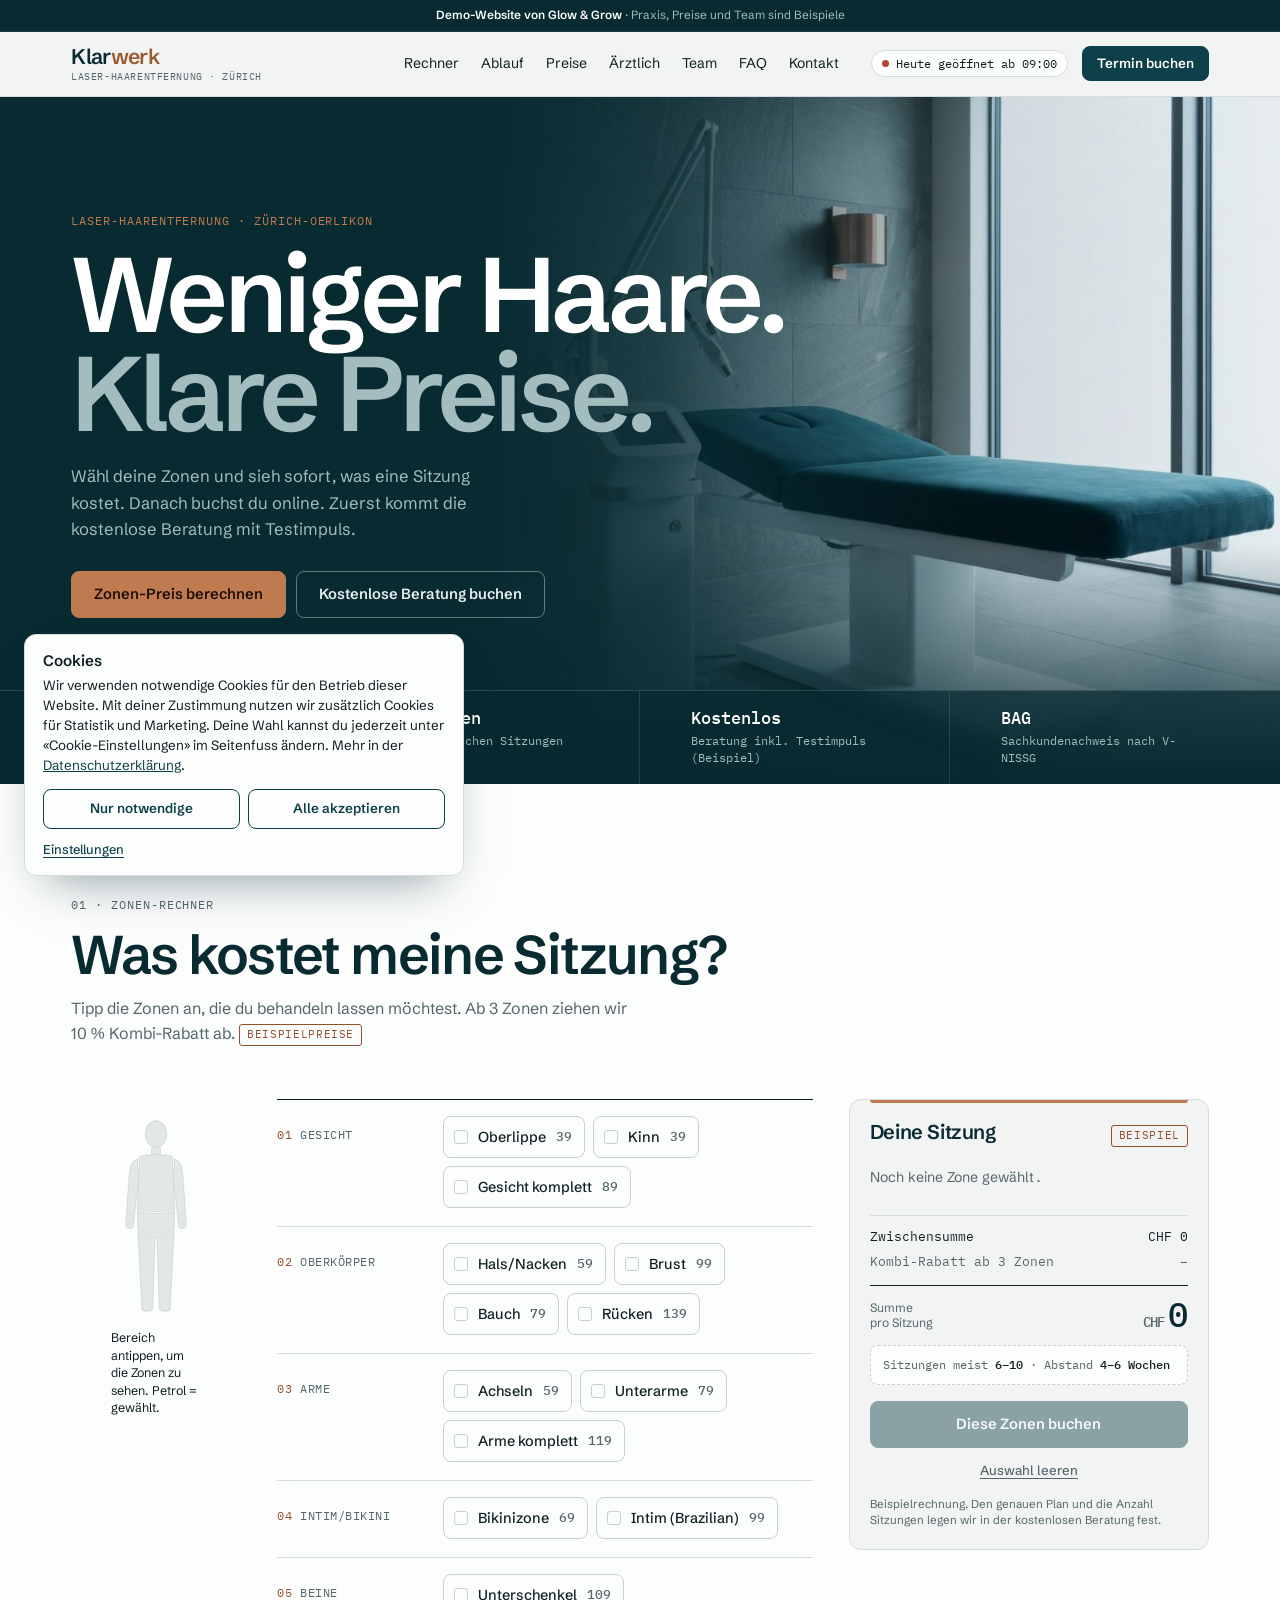
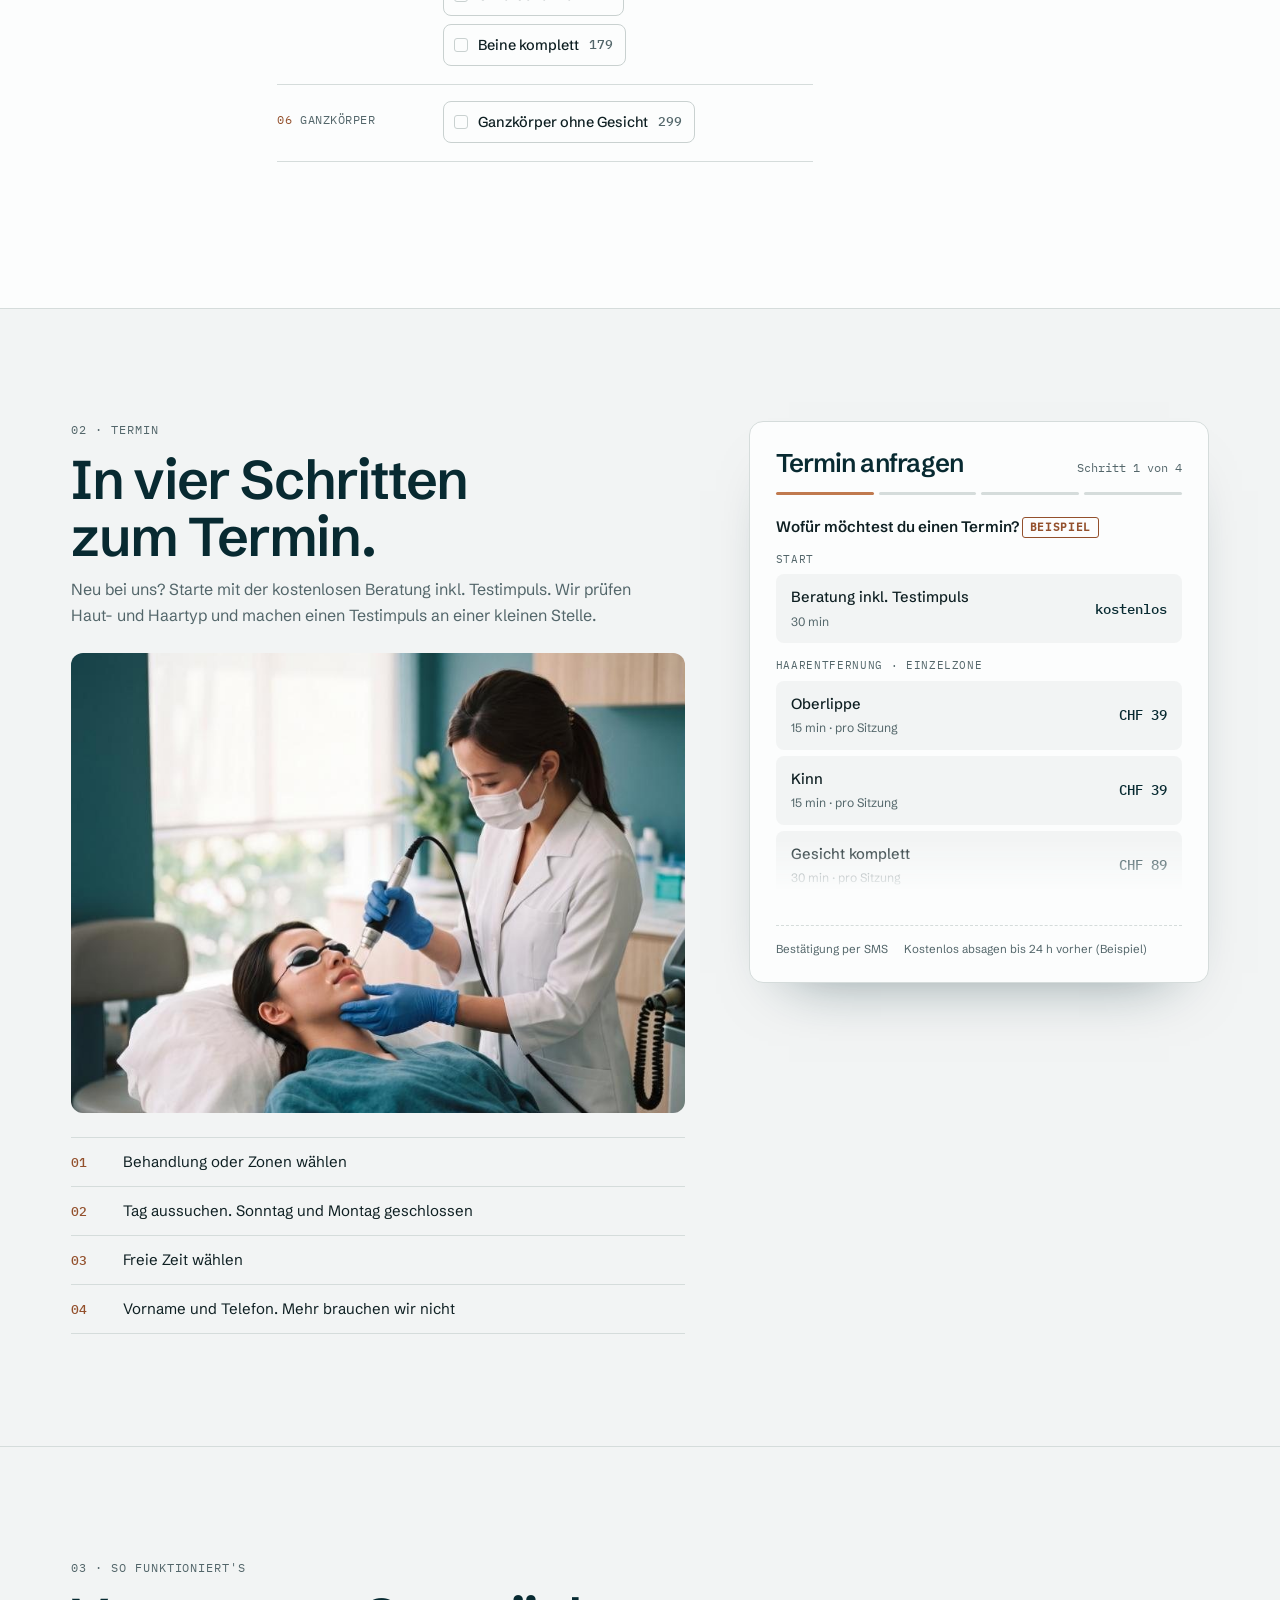
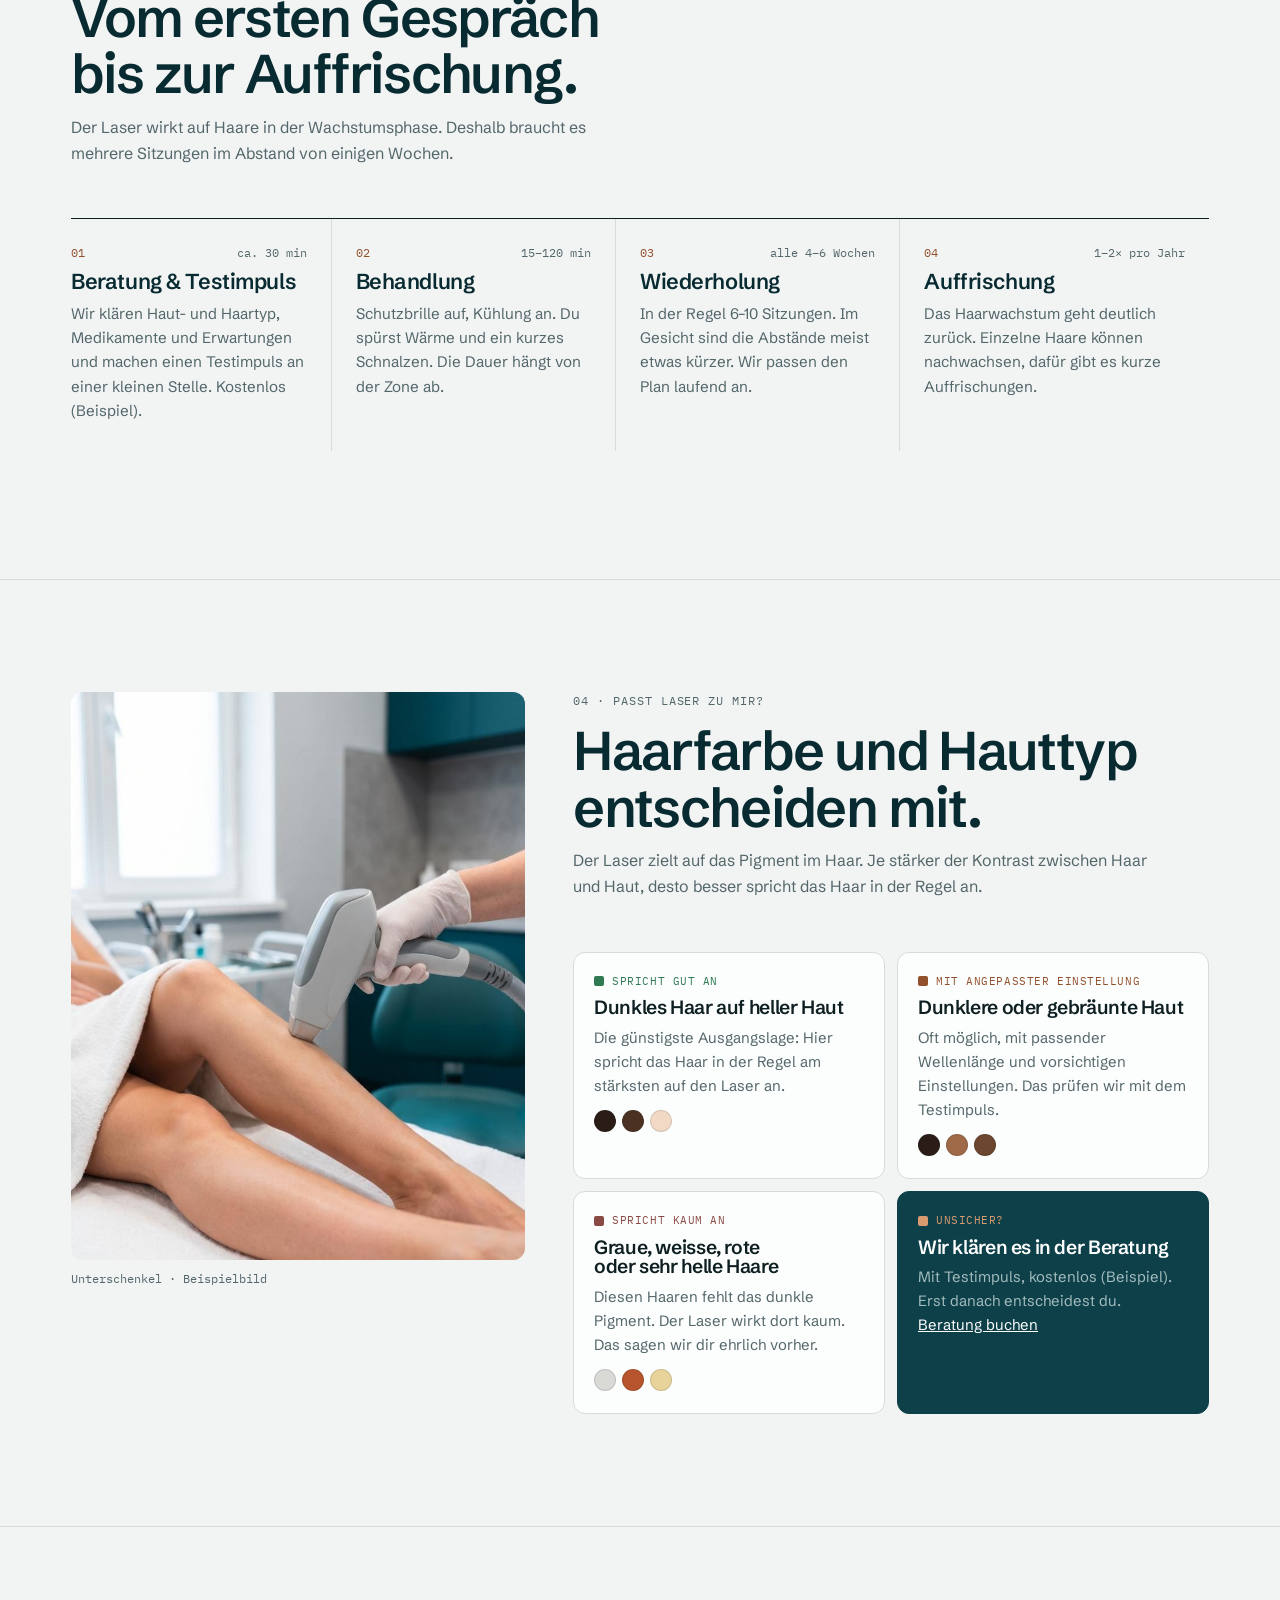
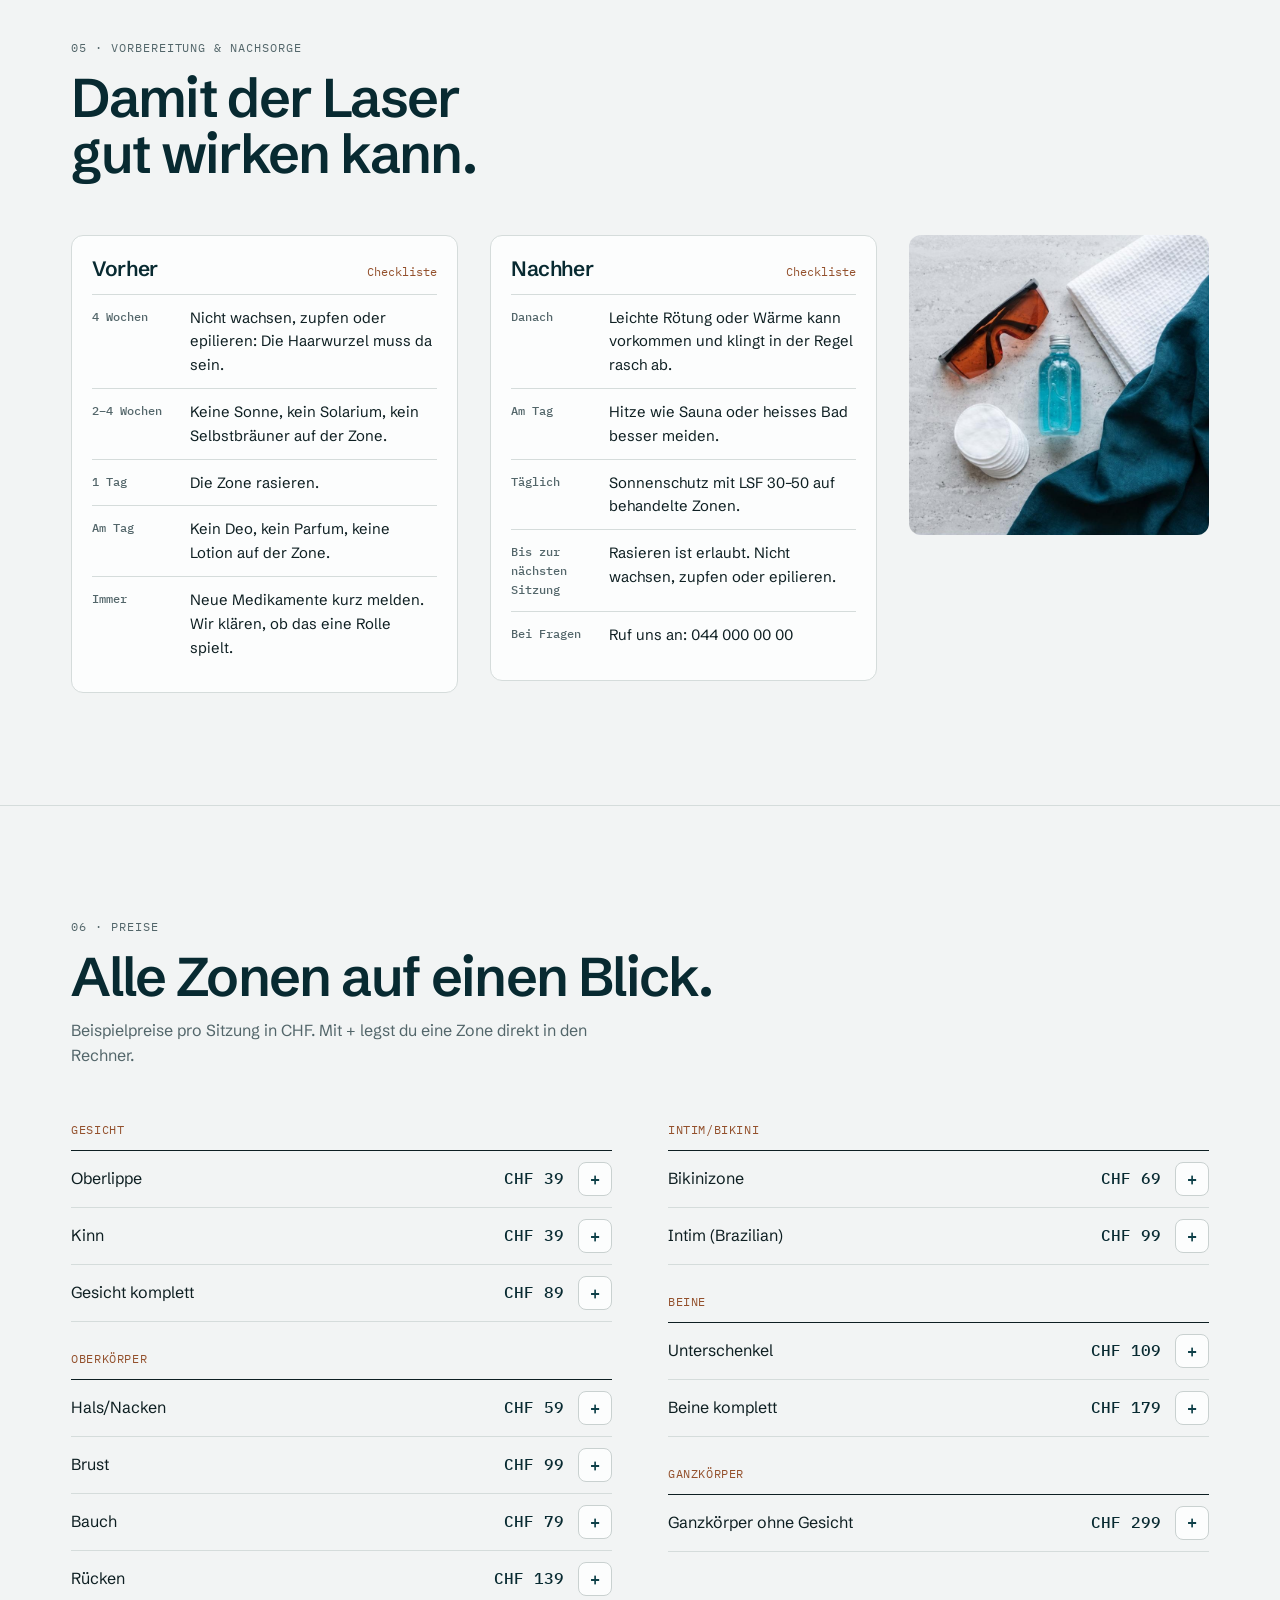
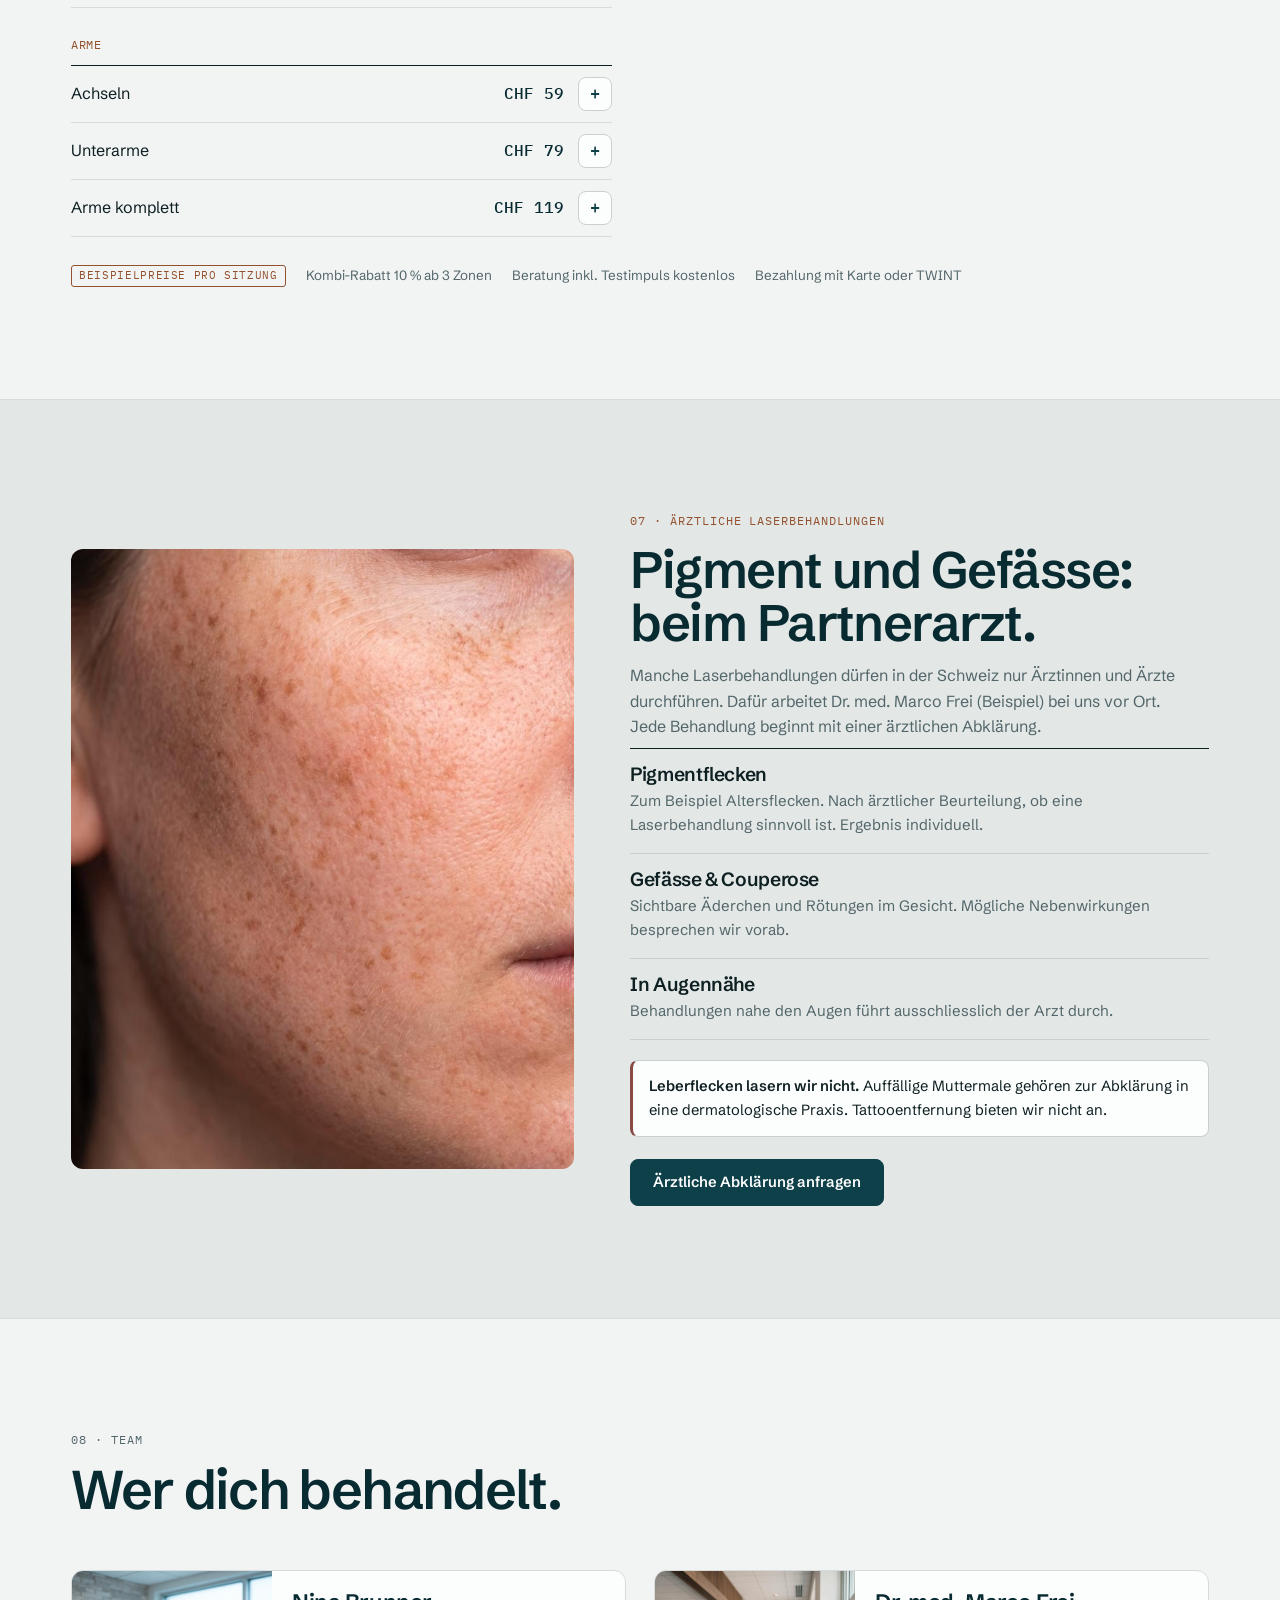
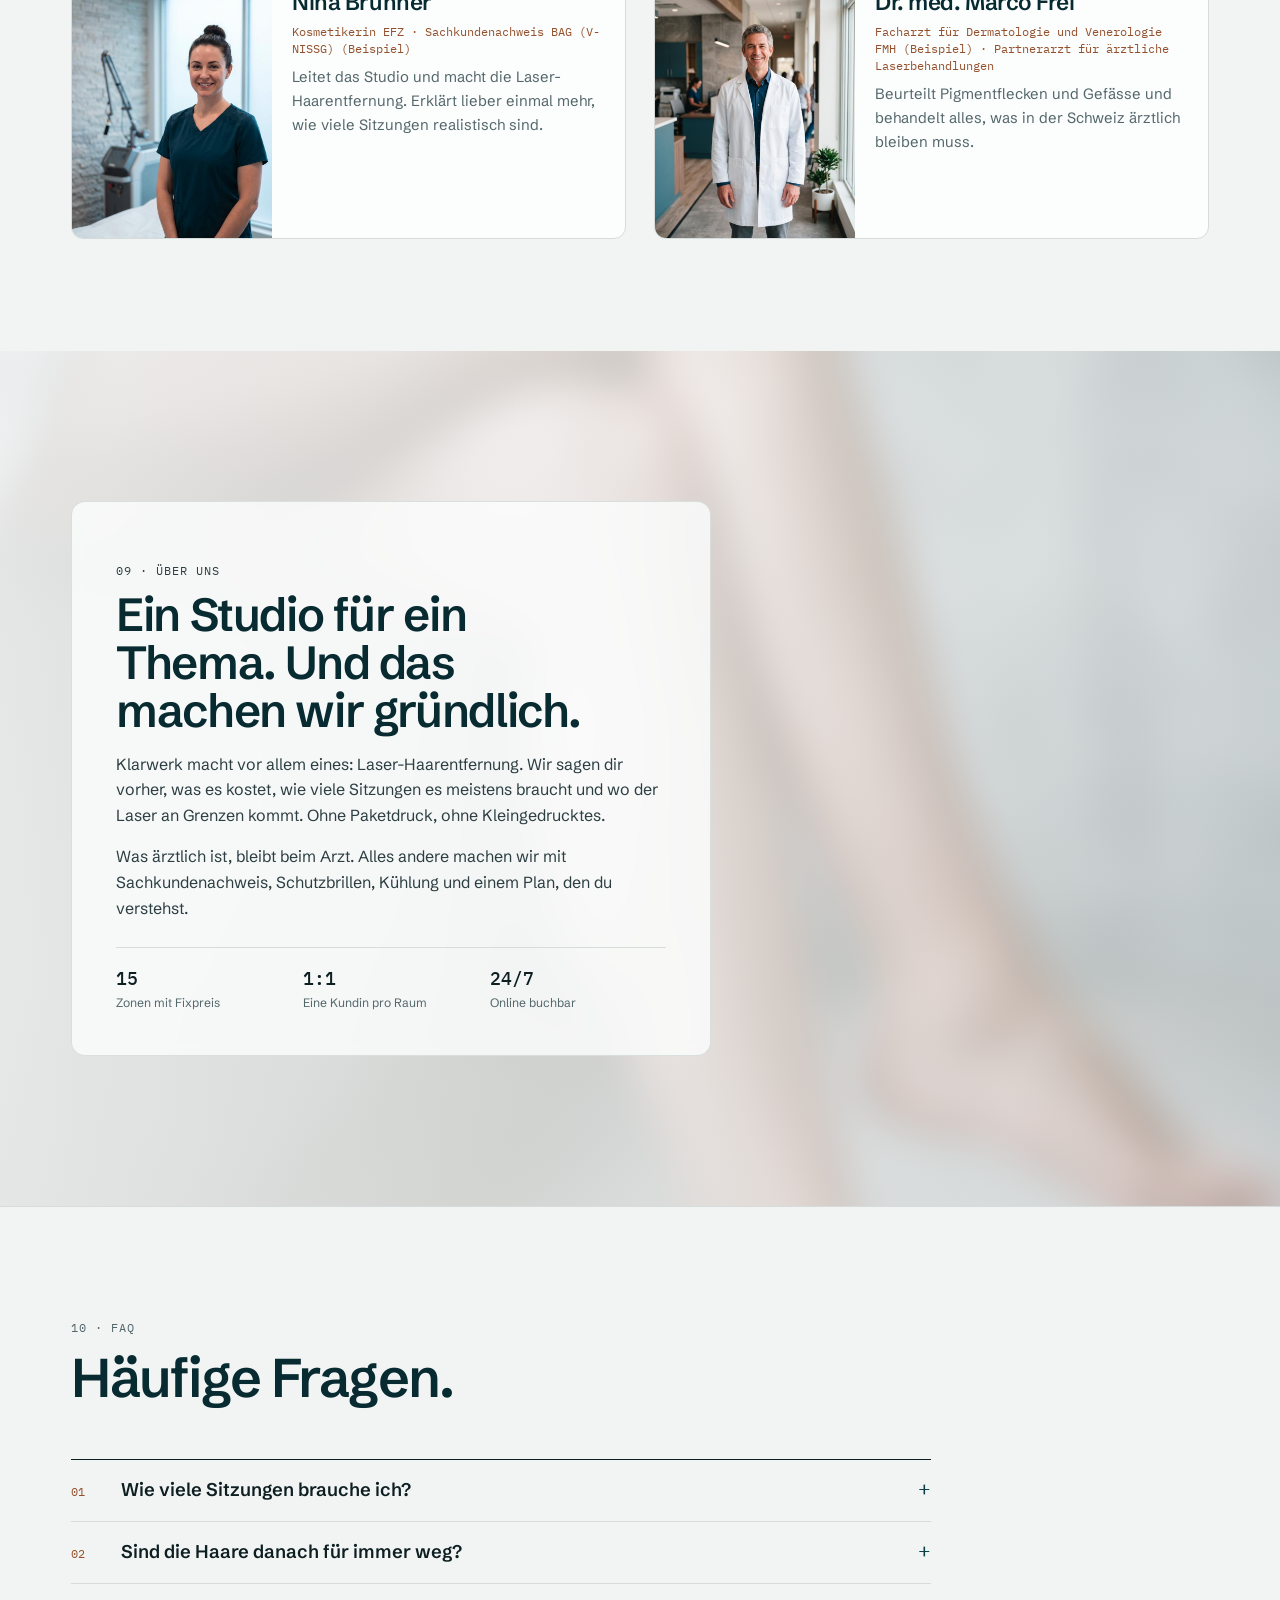
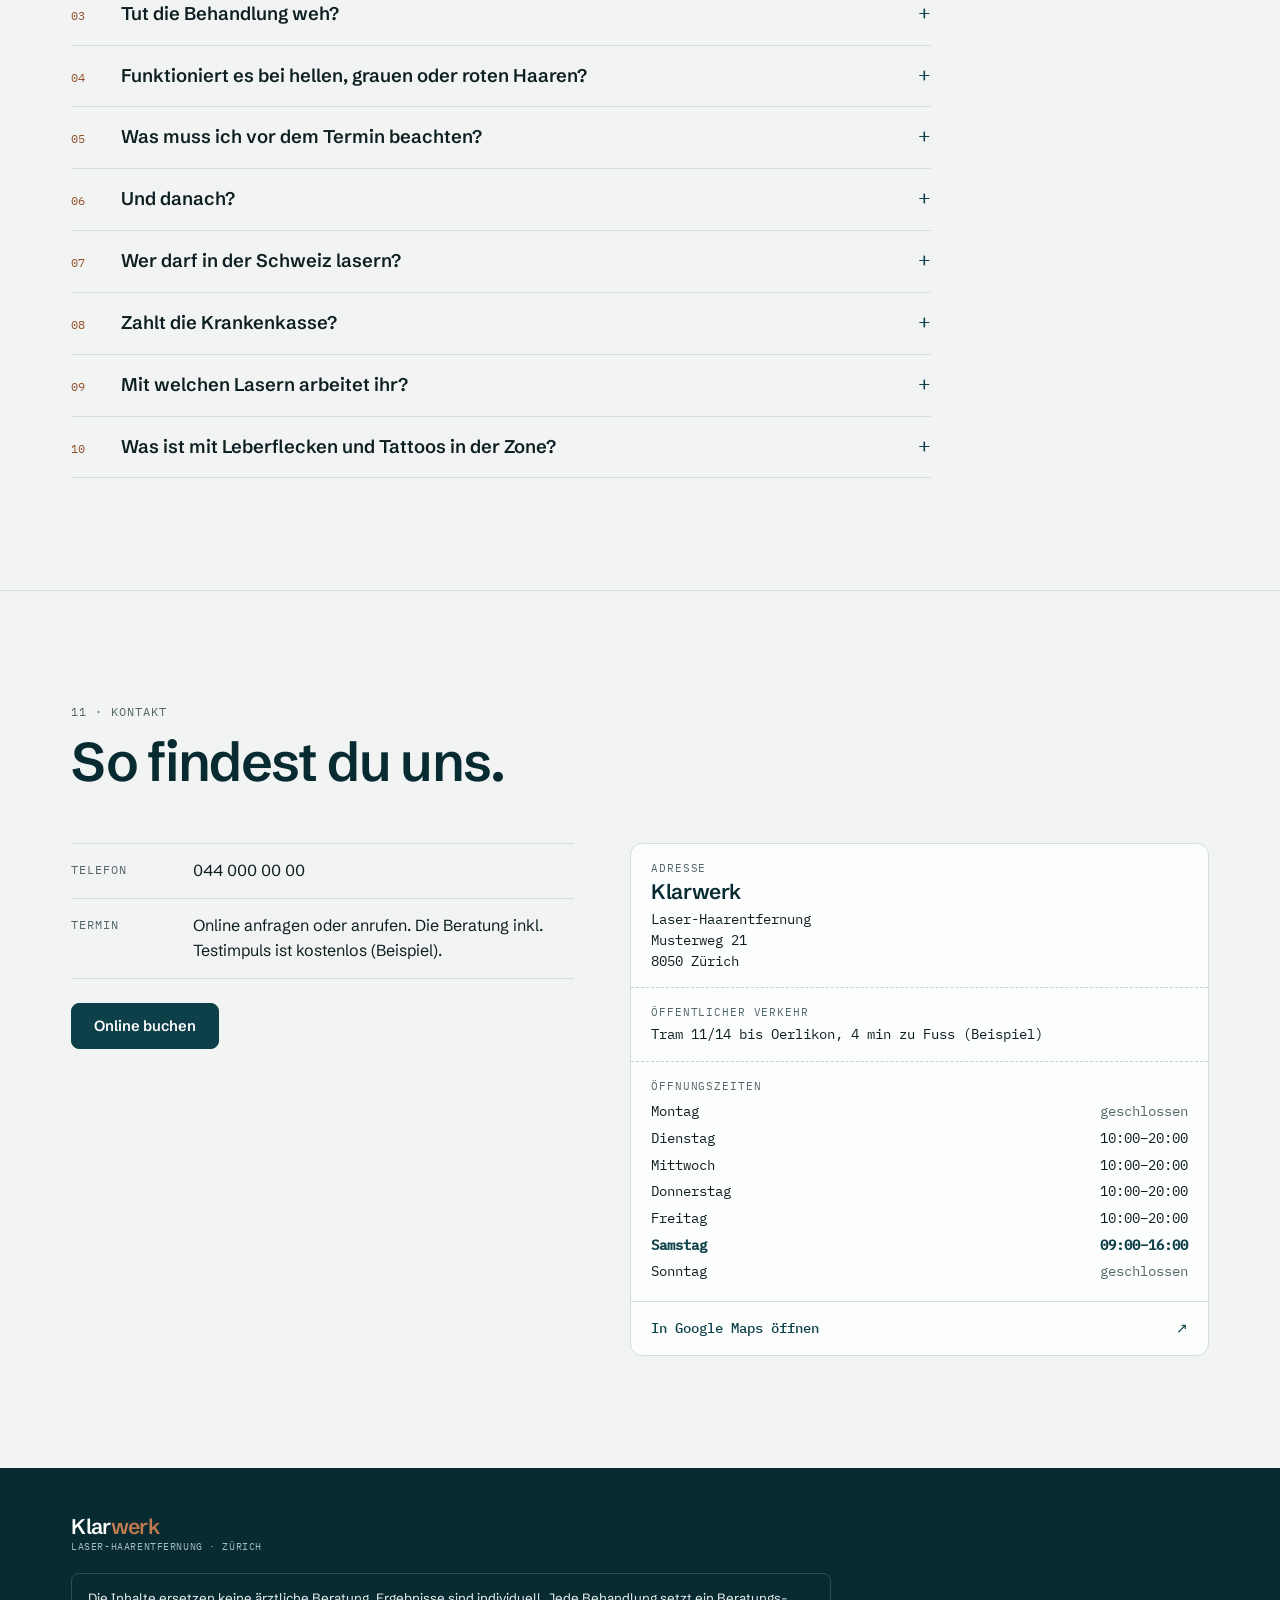
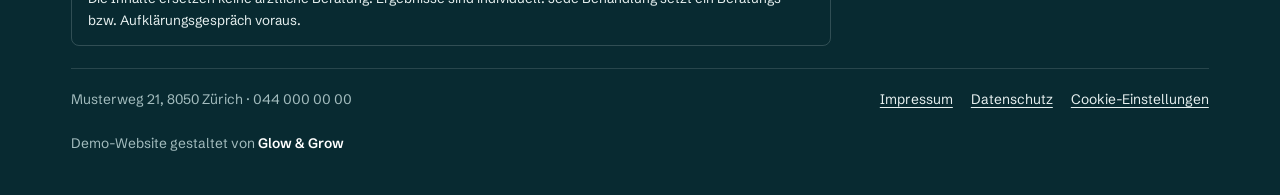
<file: demo-laser/index.html>
<!doctype html>
<html lang="de-CH">
<head>
<meta charset="utf-8">
<meta name="viewport" content="width=device-width, initial-scale=1, viewport-fit=cover">
<meta name="robots" content="noindex, nofollow">
<link rel="icon" href="/favicon.svg" type="image/svg+xml">
<style>img{max-width:100%}[hidden]{display:none!important}body{margin:0}</style>
<title>Demo · Laserpraxis</title>
<style>
@font-face{font-family:"KW Sans";src:url([data-uri]) format("woff2");font-weight:400 900;font-style:normal;font-display:swap}
@font-face{font-family:"KW Display";src:url([data-uri]) format("woff2");font-weight:400 900;font-style:normal;font-display:swap}
@font-face{font-family:"IBM Plex Mono";src:url([data-uri]) format("woff2");font-weight:400;font-style:normal;font-display:swap}
@font-face{font-family:"IBM Plex Mono";src:url([data-uri]) format("woff2");font-weight:500;font-style:normal;font-display:swap}

/*
  LAYOUT-KONZEPT 5: "Zonen-Rechner"
  - Technisch-präzise Anmutung: dunkles Petrol-Hero-Band, grosse Grotesk-Headline, Fakten-Leiste in Mono.
  - Herzstück: interaktiver Zonen-Preisrechner (Körperkarte + Zonen-Chips + Beleg mit Live-Summe),
    übergibt die Auswahl an das Buchungs-Widget.
  - Mobil: fixe untere Leiste mit Live-Summe + "Buchen".
  Vorlage: Texte/Preise im HTML tauschen, Zonen/Öffnungszeiten/Leistungen im Script-Objekt STUDIO.
  Schriften: selbst gehostet als data-URI (latin-Subset). Mono über System-Stack.
*/
:root{
  color-scheme: light;
  --paper:#f2f4f4;
  --white:#fcfdfd;
  --stone:#e3e7e6;
  --stone-2:#c9d1d0;
  --line:#d5dcdb;
  --ink:#0e1f22;
  --muted:#53666a;
  --petrol:#0e4049;
  --petrol-deep:#082a31;
  --petrol-2:#1a6470;
  --copper:#c07a4f;
  --copper-deep:#93502c;
  --copper-soft:#f1e1d6;
  --on-dark:#e7f0f0;
  --on-dark-muted:#a3bcbe;
  --sans:"KW Sans","Schibsted Grotesk",ui-sans-serif,system-ui,-apple-system,"Segoe UI",Roboto,Arial,sans-serif;
  --display:"KW Display","KW Sans","Schibsted Grotesk",ui-sans-serif,system-ui,-apple-system,"Segoe UI",Arial,sans-serif;
  --mono:"IBM Plex Mono",ui-monospace,"SF Mono","Cascadia Mono","Roboto Mono",Menlo,Consolas,"Liberation Mono",monospace;
  --gutter:clamp(16px,4vw,56px);
  --maxw:1240px;
  --head-h:64px;
  --bar-h:0px;
  --ease:cubic-bezier(.2,.7,.2,1);
}
*,*::before,*::after{box-sizing:border-box}
html{scroll-behavior:smooth;-webkit-text-size-adjust:100%;scroll-padding-top:calc(var(--head-h) + 12px)}
@media (prefers-reduced-motion:reduce){html{scroll-behavior:auto}*,*::before,*::after{transition:none !important;animation:none !important}}
body{margin:0;background:var(--paper);color:var(--ink);font-family:var(--sans);font-size:16px;line-height:1.6;overflow-x:hidden;font-feature-settings:"cv11","ss01"}
img{display:block;max-width:100%;height:auto}
a{color:inherit}
h1,h2,h3{font-family:var(--display);font-weight:600;line-height:1.04;margin:0;text-wrap:balance;letter-spacing:-.03em}
p{margin:0}
ul{margin:0}
:focus-visible{outline:2px solid var(--copper-deep);outline-offset:3px;border-radius:3px}
.sr-only{position:absolute;width:1px;height:1px;padding:0;margin:-1px;overflow:hidden;clip:rect(0,0,0,0);white-space:nowrap;border:0}
.mono{font-family:var(--mono);font-variant-numeric:tabular-nums}
.num{font-variant-numeric:tabular-nums lining-nums}
.wrap{max-width:var(--maxw);margin:0 auto;padding:0 var(--gutter)}
.kicker{font-family:var(--mono);font-size:.74rem;letter-spacing:.08em;text-transform:uppercase;color:var(--copper-deep)}
.tag{display:inline-block;font-family:var(--mono);font-size:.66rem;letter-spacing:.06em;text-transform:uppercase;padding:3px 7px;border:1px solid currentColor;border-radius:3px;line-height:1.3;color:var(--copper-deep);vertical-align:middle;white-space:nowrap}

/* Demo-Band */
.demo-band{background:var(--petrol-deep);color:var(--on-dark-muted);font-size:.74rem;text-align:center;padding:7px 16px;line-height:1.4;border-bottom:1px solid rgba(255,255,255,.08)}
.demo-band b{color:#fff;font-weight:600}

/* Buttons */
.btn{white-space:nowrap;display:inline-flex;align-items:center;justify-content:center;gap:.5em;font:600 .92rem/1 var(--sans);padding:15px 22px;border:1px solid var(--petrol);background:var(--petrol);color:#fff;text-decoration:none;cursor:pointer;border-radius:8px;transition:background .2s,border-color .2s,color .2s}
.btn:hover{background:var(--petrol-deep);border-color:var(--petrol-deep)}
.btn:disabled{opacity:.45;cursor:not-allowed}
.btn--copper{background:var(--copper);border-color:var(--copper);color:#1d0f07}
.btn--copper:hover{background:#d08c62;border-color:#d08c62}
.btn--ghost{background:transparent;color:var(--petrol)}
.btn--ghost:hover{background:var(--petrol);color:#fff}
.btn--ghost-dark{background:transparent;color:var(--on-dark);border-color:rgba(231,240,240,.4)}
.btn--ghost-dark:hover{background:rgba(255,255,255,.08);border-color:var(--on-dark)}
.btn--sm{padding:10px 14px;font-size:.84rem}
.btn--block{width:100%}

/* Kopfzeile */
.head{position:sticky;top:0;z-index:40;background:rgba(242,244,244,.94);backdrop-filter:blur(10px);-webkit-backdrop-filter:blur(10px);border-bottom:1px solid var(--line)}
.head-in{display:flex;align-items:center;gap:14px;height:var(--head-h);max-width:var(--maxw);margin:0 auto;padding:0 var(--gutter)}
.brand{display:flex;flex-direction:column;text-decoration:none;line-height:1;min-width:0}
.brand b{font-family:var(--display);font-weight:600;font-size:1.32rem;letter-spacing:-.03em;color:var(--petrol-deep)}
.brand b i{font-style:normal;color:#9c5a33}
.footer .brand b i{color:var(--copper)}
.brand small{font-family:var(--mono);font-size:.6rem;letter-spacing:.06em;text-transform:uppercase;color:var(--muted);margin-top:5px;white-space:nowrap}
.nav{display:none;gap:2px;margin-left:auto}
.nav a{white-space:nowrap;font-size:.88rem;text-decoration:none;padding:8px 10px;border-radius:6px;color:var(--ink)}
.nav a:hover{background:var(--stone)}
.badge{display:inline-flex;align-items:center;gap:7px;font-family:var(--mono);font-size:.72rem;line-height:1.2;padding:6px 10px;border-radius:999px;background:var(--white);border:1px solid var(--line);color:var(--ink);white-space:nowrap;margin-left:auto}
.badge .dot{width:7px;height:7px;border-radius:50%;background:#b2453a;flex:none}
.badge.is-open .dot{background:#2f8a5b;box-shadow:0 0 0 3px rgba(47,138,91,.16)}
.head .btn{display:none}
.menu-btn{width:42px;height:42px;border:1px solid var(--line);border-radius:8px;background:var(--white);cursor:pointer;display:grid;place-items:center;padding:0;flex:none}
.menu-btn span{display:block;width:16px;height:1.5px;background:var(--ink);box-shadow:0 5px 0 var(--ink),0 -5px 0 var(--ink)}
.menu{position:absolute;left:0;right:0;top:100%;background:var(--paper);border-bottom:1px solid var(--line);padding:8px var(--gutter) 18px;box-shadow:0 20px 30px -24px rgba(8,42,49,.5)}
.menu[hidden]{display:none}
.menu a{display:flex;justify-content:space-between;padding:12px 0;border-bottom:1px solid var(--line);text-decoration:none;font-size:1.05rem}
.menu a span{font-family:var(--mono);font-size:.72rem;color:var(--muted)}
@media (max-width:599px){:root{--head-h:96px}.head-in{flex-wrap:wrap;height:auto;padding-top:8px;padding-bottom:8px;row-gap:6px}.badge{order:3;width:100%;justify-content:center;margin-left:0;font-size:.68rem;padding:5px 8px}.menu-btn{margin-left:auto}}
@media (min-width:1080px){
  .nav{display:flex}
  .badge{margin-left:8px}
  .head .btn{display:inline-flex}
  .menu-btn,.menu{display:none !important}
}

/* HERO */
.hero{position:relative;background:var(--petrol-deep);color:var(--on-dark);overflow:hidden;isolation:isolate}
.hero-media{position:relative;margin:0;height:clamp(220px,56vw,360px)}
.hero-media img{width:100%;height:100%;object-fit:cover;object-position:62% 50%}
.hero-media::after{content:"";position:absolute;inset:0;background:linear-gradient(180deg,rgba(8,42,49,.1) 40%,var(--petrol-deep) 100%)}
.hero-body{position:relative;z-index:1;padding:4px var(--gutter) 0;max-width:var(--maxw);margin:0 auto}
.hero .kicker{color:var(--copper)}
.hero h1{font-size:clamp(2.9rem,10.5vw,6.6rem);letter-spacing:-.045em;line-height:.94;margin-top:14px;color:#fff}
.hero h1 span{display:block;color:var(--on-dark-muted)}
.hero-lead{max-width:44ch;color:var(--on-dark-muted);margin-top:20px;font-size:1.04rem}
.hero-ctas{display:flex;flex-wrap:wrap;gap:10px;margin-top:28px}
.facts{margin-top:clamp(40px,6vw,72px);border-top:1px solid rgba(231,240,240,.16)}
.facts ul{list-style:none;padding:0;display:grid;grid-template-columns:repeat(2,minmax(0,1fr));max-width:var(--maxw);margin:0 auto}
.facts li{font-family:var(--mono);font-size:.78rem;line-height:1.35;padding:16px var(--gutter) 18px;border-right:1px solid rgba(231,240,240,.12);border-bottom:1px solid rgba(231,240,240,.12)}
.facts li:nth-child(2n){border-right:0}
.facts li b{display:block;font-weight:500;font-size:1.05rem;color:#fff;margin-bottom:3px}
.facts li span{color:var(--on-dark-muted)}
@media (min-width:860px){
  .hero-media{position:absolute;inset:0 0 0 38%;height:auto;z-index:-1}
  .hero-media::after{background:linear-gradient(90deg,var(--petrol-deep) 0%,rgba(8,42,49,.82) 22%,rgba(8,42,49,.15) 62%,rgba(8,42,49,.05) 100%),linear-gradient(0deg,var(--petrol-deep) 0%,rgba(8,42,49,0) 35%)}
  .hero-body{padding-top:clamp(64px,9vw,120px)}
  .facts{background:rgba(8,42,49,.72);backdrop-filter:blur(6px);-webkit-backdrop-filter:blur(6px)}
  .facts ul{grid-template-columns:repeat(4,minmax(0,1fr))}
  .facts li{border-bottom:0}
  .facts li:nth-child(2n){border-right:1px solid rgba(231,240,240,.12)}
  .facts li:last-child{border-right:0}
}
@media (prefers-reduced-motion:no-preference){
  .hero h1,.hero-lead,.hero-ctas{animation:rise .8s var(--ease) both}
  .hero-lead{animation-delay:.1s}.hero-ctas{animation-delay:.18s}
}
@keyframes rise{from{transform:translateY(12px);opacity:0}to{transform:none;opacity:1}}

/* Sections */
.section{padding:clamp(64px,9vw,112px) 0}
.section + .section{border-top:1px solid var(--line)}
.s-head{display:grid;gap:12px;margin-bottom:clamp(28px,4.5vw,52px);max-width:760px}
.s-head h2{font-size:clamp(2rem,5vw,3.4rem);color:var(--petrol-deep)}
.s-head p{color:var(--muted);max-width:58ch}

/* ZONEN-RECHNER */
.calc{background:var(--white)}
.calc-grid{display:grid;gap:28px}
@media (min-width:900px){.calc-grid{grid-template-columns:minmax(0,1fr) 360px;gap:36px;align-items:start}}
@media (min-width:1180px){.calc-grid{grid-template-columns:170px minmax(0,1fr) 360px}}
.bodymap{display:none}
@media (min-width:1180px){.bodymap{display:block;position:sticky;top:calc(var(--head-h) + 24px)}}
.bodymap svg{width:100%;height:auto;max-width:170px;display:block}
.bm-part{cursor:pointer}
.bm-part path,.bm-part ellipse,.bm-part rect{fill:var(--stone);stroke:var(--stone-2);stroke-width:1.2;transition:fill .2s,stroke .2s}
.bm-part:hover path,.bm-part:hover ellipse,.bm-part:hover rect,.bm-part:focus-visible path,.bm-part:focus-visible ellipse,.bm-part:focus-visible rect{stroke:var(--copper);stroke-width:2}
.bm-part.is-sel path,.bm-part.is-sel ellipse,.bm-part.is-sel rect{fill:var(--petrol-2);stroke:var(--petrol)}
.bm-part:focus{outline:none}
.bodymap figcaption{font-size:.78rem;color:var(--ink);margin-top:12px;line-height:1.4}

.regions{display:grid;gap:0;border-top:1px solid var(--ink)}
.region{display:grid;gap:10px;padding:16px 0 18px;border-bottom:1px solid var(--line);transition:background .4s}
.region.flash{background:var(--copper-soft)}
@media (min-width:640px){.region{grid-template-columns:150px minmax(0,1fr);gap:16px;align-items:start}}
.region-label{font-family:var(--mono);font-size:.76rem;letter-spacing:.04em;text-transform:uppercase;color:var(--muted);padding-top:9px;display:flex;gap:8px;align-items:baseline}
.region-label i{font-style:normal;color:var(--copper-deep)}
.chips{display:flex;flex-wrap:wrap;gap:8px}
.chip{display:inline-flex;align-items:center;gap:10px;padding:9px 12px 9px 10px;min-height:42px;border:1px solid var(--stone-2);border-radius:8px;background:var(--white);cursor:pointer;font:500 .9rem var(--sans);color:var(--ink);transition:border-color .15s,background .15s,color .15s}
.chip::before{content:"";width:14px;height:14px;border:1.5px solid var(--stone-2);border-radius:3px;flex:none;background:var(--white) center/10px no-repeat}
.chip .c-price{font-family:var(--mono);font-size:.8rem;color:var(--muted);font-variant-numeric:tabular-nums}
.chip:hover{border-color:var(--petrol-2)}
.chip[aria-pressed="true"]{background:var(--petrol);border-color:var(--petrol);color:#fff}
.chip[aria-pressed="true"]::before{border-color:#fff;background-color:#fff;background-image:linear-gradient(transparent,transparent);box-shadow:inset 0 0 0 3px var(--petrol)}
.chip[aria-pressed="true"] .c-price{color:var(--on-dark-muted)}
.calc-hint{font-size:.82rem;color:var(--muted);margin-top:16px;min-height:1.4em}

/* Beleg */
.receipt{background:var(--paper);border:1px solid var(--line);border-radius:12px;padding:22px 20px 20px;position:relative}
@media (min-width:900px){.receipt{position:sticky;top:calc(var(--head-h) + 24px)}}
.receipt::before{content:"";position:absolute;left:20px;right:20px;top:0;height:3px;background:var(--copper);border-radius:0 0 3px 3px}
.r-head{display:flex;justify-content:space-between;align-items:baseline;gap:10px;margin-bottom:14px}
.r-head h3{font-size:1.25rem;color:var(--petrol-deep);letter-spacing:-.02em}
.r-lines{list-style:none;padding:0;font-family:var(--mono);font-size:.84rem;font-variant-numeric:tabular-nums;min-height:44px}
.r-lines li{display:flex;align-items:baseline;gap:8px;padding:5px 0}
.r-lines li span:first-child{white-space:nowrap;overflow:hidden;text-overflow:ellipsis;min-width:0}
.r-lines li::after{content:none}
.r-lines .lead{flex:1;border-bottom:1px dotted var(--stone-2);transform:translateY(-4px);min-width:12px}
.r-lines .r-empty{color:var(--muted);font-family:var(--sans);font-size:.88rem}
.r-sub{font-family:var(--mono);font-size:.84rem;font-variant-numeric:tabular-nums;border-top:1px solid var(--line);margin-top:10px;padding-top:10px;display:grid;gap:4px}
.r-sub div{display:flex;justify-content:space-between;gap:10px}
.r-sub .disc{color:#2f7a52}
.r-sub .disc.off{color:var(--muted)}
.r-total{display:flex;justify-content:space-between;align-items:flex-end;gap:12px;border-top:1px solid var(--ink);margin-top:12px;padding-top:12px}
.r-total small{display:block;font-size:.76rem;color:var(--muted);line-height:1.3}
.r-total output{font-family:var(--mono);font-weight:500;font-size:2.1rem;line-height:1;letter-spacing:-.02em;color:var(--petrol-deep);font-variant-numeric:tabular-nums;white-space:nowrap}
.r-total output span{font-size:.9rem;color:var(--muted);margin-right:4px}
.r-course{font-family:var(--mono);font-size:.76rem;line-height:1.45;color:var(--muted);background:var(--white);border:1px dashed var(--stone-2);border-radius:8px;padding:10px 12px;margin:14px 0 16px}
.r-course b{color:var(--ink);font-weight:500}
.r-actions{display:grid;gap:8px}
.r-clear{background:none;border:0;font:500 .82rem var(--sans);color:var(--muted);cursor:pointer;padding:6px;justify-self:center;text-decoration:underline;text-underline-offset:3px}
.r-clear:hover{color:var(--ink)}
.r-note{font-size:.72rem;color:var(--muted);margin-top:12px;line-height:1.45}

/* Buchen-Section */
.book-grid{display:grid;gap:36px}
@media (min-width:960px){.book-grid{grid-template-columns:minmax(0,1fr) minmax(0,460px);gap:64px;align-items:start}}
.book-side img{width:100%;aspect-ratio:4/3;object-fit:cover;object-position:50% 40%;border-radius:12px}
.book-side ol{list-style:none;padding:0;margin:24px 0 0;display:grid;gap:0;border-top:1px solid var(--line)}
.book-side li{display:grid;grid-template-columns:44px 1fr;gap:8px;padding:12px 0;border-bottom:1px solid var(--line);font-size:.94rem}
.book-side li b{font-family:var(--mono);font-weight:500;color:var(--copper-deep);font-size:.82rem;padding-top:2px}

/* BOOKING WIDGET (aus Demo 1, angepasst) */
.booking{background:var(--white);border:1px solid var(--line);border-radius:14px;box-shadow:0 30px 60px -40px rgba(8,42,49,.55);padding:22px 18px 20px;min-width:0}
@media (min-width:480px){.booking{padding:28px 26px 24px}}
.booking.flash{animation:flash 1.1s var(--ease)}
@keyframes flash{0%{box-shadow:0 0 0 0 rgba(192,122,79,.6),0 30px 60px -40px rgba(8,42,49,.55)}100%{box-shadow:0 0 0 18px rgba(192,122,79,0),0 30px 60px -40px rgba(8,42,49,.55)}}
.bk-head{display:flex;justify-content:space-between;align-items:baseline;gap:12px}
.bk-head h2{font-size:1.6rem;color:var(--petrol-deep)}
.bk-step-label{font-family:var(--mono);font-size:.72rem;color:var(--muted);white-space:nowrap}
.bk-progress{display:grid;grid-template-columns:repeat(4,1fr);gap:5px;margin:14px 0 20px}
.bk-progress span{height:3px;background:var(--line);border-radius:2px;transition:background .3s}
.bk-progress span.on{background:var(--copper)}
.bk-progress span.done{background:var(--petrol)}
.bk-q{font-weight:600;font-size:.95rem;margin-bottom:12px}
.bk-panel[hidden]{display:none}
.bk-group-title{font-family:var(--mono);font-size:.68rem;letter-spacing:.06em;text-transform:uppercase;color:var(--muted);margin:14px 0 6px}
.bk-group-title:first-child{margin-top:0}
.bk-list{display:grid;gap:6px}
.bk-opt{display:grid;grid-template-columns:minmax(0,1fr) auto;gap:2px 12px;text-align:left;width:100%;padding:11px 14px;background:var(--paper);border:1px solid transparent;border-radius:8px;cursor:pointer;font:inherit;color:inherit;transition:border-color .15s,background .15s}
.bk-opt:hover{border-color:var(--petrol-2)}
.bk-opt[aria-pressed="true"]{border-color:var(--petrol);background:#e3eeef}
.bk-opt.is-custom{background:var(--copper-soft)}
.bk-opt .o-name{font-weight:500;font-size:.92rem}
.bk-opt .o-meta{font-size:.76rem;color:var(--muted)}
.bk-opt .o-price{grid-row:1 / span 2;grid-column:2;align-self:center;font-family:var(--mono);font-variant-numeric:tabular-nums;font-weight:500;color:var(--petrol-deep);font-size:.86rem;white-space:nowrap}
.bk-scroll{max-height:340px;overflow-y:auto;padding-right:4px;margin-right:-4px;padding-bottom:28px;-webkit-mask-image:linear-gradient(#000 85%,transparent);mask-image:linear-gradient(#000 85%,transparent)}
@media (max-width:699px){.bk-scroll{max-height:none;overflow:visible;padding:0;margin-right:0;-webkit-mask-image:none;mask-image:none}}
.bk-days{display:grid;grid-template-columns:repeat(5,minmax(0,1fr));gap:6px}
.bk-day{display:flex;flex-direction:column;align-items:center;gap:1px;padding:10px 2px;border:1px solid var(--line);background:var(--white);border-radius:8px;cursor:pointer;font:inherit;color:var(--ink);min-width:0}
.bk-day .d-wd{font-family:var(--mono);font-size:.64rem;letter-spacing:.04em;text-transform:uppercase;color:var(--muted)}
.bk-day .d-n{font-family:var(--display);font-weight:600;font-size:1.3rem;line-height:1.15;font-variant-numeric:lining-nums}
.bk-day .d-m{font-size:.66rem;color:var(--muted)}
.bk-day:hover:not(:disabled){border-color:var(--petrol-2)}
.bk-day:disabled{opacity:.38;cursor:not-allowed;background:repeating-linear-gradient(135deg,transparent 0 5px,rgba(201,209,208,.6) 5px 6px)}
.bk-day[aria-pressed="true"]{background:var(--petrol);border-color:var(--petrol);color:#fff}
.bk-day[aria-pressed="true"] .d-wd,.bk-day[aria-pressed="true"] .d-m{color:var(--on-dark-muted)}
.bk-note{font-size:.76rem;color:var(--muted);margin-top:10px}
.bk-times{display:grid;grid-template-columns:repeat(3,minmax(0,1fr));gap:8px}
.bk-time{padding:12px 4px;border:1px solid var(--line);border-radius:8px;background:var(--white);cursor:pointer;font:500 .9rem var(--mono);font-variant-numeric:tabular-nums;color:var(--ink)}
.bk-time:hover{border-color:var(--petrol-2)}
.bk-time[aria-pressed="true"]{background:var(--petrol);border-color:var(--petrol);color:#fff}
.bk-summary-mini{font-size:.82rem;color:var(--muted);background:var(--paper);padding:10px 12px;border-radius:8px;margin-bottom:14px}
.bk-summary-mini strong{color:var(--ink);font-weight:600}
.field{display:grid;gap:6px;margin-bottom:12px}
.field label{font-size:.8rem;font-weight:500}
.field input{font:inherit;font-size:16px;padding:12px 14px;border:1px solid var(--line);border-radius:8px;background:var(--paper);color:var(--ink);width:100%}
.field input:focus{outline:none;border-color:var(--petrol);box-shadow:0 0 0 3px rgba(14,64,73,.15)}
.field .err{font-size:.75rem;color:#a8392f}
.bk-foot{display:flex;justify-content:space-between;align-items:center;gap:12px;margin-top:18px}
.bk-foot[hidden]{display:none}
.bk-back{background:none;border:0;font:500 .85rem var(--sans);color:var(--muted);cursor:pointer;padding:8px 0}
.bk-back:hover{color:var(--petrol)}
.bk-back[hidden]{display:none}
.bk-check{width:46px;height:46px;border-radius:50%;background:var(--copper-soft);display:grid;place-items:center;margin-bottom:14px}
.bk-confirm h3{font-size:1.6rem;color:var(--petrol-deep);margin-bottom:14px}
.bk-confirm dl{margin:0 0 16px;display:grid;grid-template-columns:auto minmax(0,1fr);gap:8px 16px;font-size:.9rem;border-top:1px solid var(--line);padding-top:14px}
.bk-confirm dt{color:var(--muted)}
.bk-confirm dd{margin:0;font-weight:500;font-variant-numeric:tabular-nums}
.bk-demo-note{font-size:.8rem;background:var(--paper);border-left:3px solid var(--copper);padding:12px 14px;margin-bottom:16px}
.bk-trust{display:flex;gap:6px 16px;flex-wrap:wrap;font-size:.72rem;color:var(--muted);margin-top:16px;padding-top:14px;border-top:1px dashed var(--line)}

/* Ablauf */
.steps{list-style:none;padding:0;display:grid;gap:0;counter-reset:st;border-top:1px solid var(--ink)}
@media (min-width:860px){.steps{grid-template-columns:repeat(4,minmax(0,1fr))}}
.steps li{padding:22px 0 26px;border-bottom:1px solid var(--line);display:grid;gap:8px;align-content:start}
@media (min-width:860px){.steps li{padding:24px 24px 28px 0;border-bottom:0;border-right:1px solid var(--line);margin-right:24px}.steps li:last-child{border-right:0;margin-right:0}}
.steps .st-n{font-family:var(--mono);font-size:.78rem;color:var(--copper-deep);display:flex;justify-content:space-between;gap:10px}
.steps .st-n em{font-style:normal;color:var(--muted)}
.steps h3{font-size:1.35rem;color:var(--petrol-deep);letter-spacing:-.02em}
.steps p{color:var(--muted);font-size:.95rem}

/* Eignung */
.fit-grid{display:grid;gap:28px}
@media (min-width:960px){.fit-grid{grid-template-columns:minmax(0,5fr) minmax(0,7fr);gap:48px;align-items:start}}
.fit-grid figure{margin:0}
.fit-grid figure img{width:100%;aspect-ratio:4/5;object-fit:cover;border-radius:12px}
.fit-grid figcaption{font-family:var(--mono);font-size:.72rem;color:var(--muted);margin-top:10px}
.cards{display:grid;gap:12px}
@media (min-width:640px){.cards{grid-template-columns:1fr 1fr}}
.card{background:var(--white);border:1px solid var(--line);border-radius:12px;padding:20px 20px 22px;display:grid;gap:8px;align-content:start}
.card .c-k{font-family:var(--mono);font-size:.7rem;letter-spacing:.05em;text-transform:uppercase;display:flex;align-items:center;gap:8px}
.card .c-k::before{content:"";width:10px;height:10px;border-radius:2px;background:currentColor}
.card.good .c-k{color:#2f7a52}
.card.mid .c-k{color:var(--copper-deep)}
.card.low .c-k{color:#8a4a44}
.card.info .c-k{color:var(--petrol-2)}
.card h3{font-size:1.2rem;letter-spacing:-.02em}
.card p{color:var(--muted);font-size:.93rem}
.card.info{background:var(--petrol);border-color:var(--petrol);color:#fff}
.card.info .c-k{color:#d99a70}
.card.info p{color:var(--on-dark-muted)}
.card.info a{color:#fff}
.swatches{display:flex;gap:6px;margin-top:4px}
.swatches span{width:22px;height:22px;border-radius:50%;border:1px solid rgba(14,31,34,.12)}

/* Vorbereitung & Nachsorge */
.care-grid{display:grid;gap:24px}
@media (min-width:960px){.care-grid{grid-template-columns:minmax(0,1fr) minmax(0,1fr) 300px;gap:32px;align-items:start}}
.care{background:var(--white);border:1px solid var(--line);border-radius:12px;padding:22px 20px}
.care h3{font-size:1.3rem;color:var(--petrol-deep);display:flex;justify-content:space-between;align-items:baseline;gap:10px;letter-spacing:-.02em}
.care h3 span{font-family:var(--mono);font-size:.72rem;color:var(--copper-deep);font-weight:400;letter-spacing:0}
.care ul{list-style:none;padding:0;margin-top:14px}
.care li{display:grid;grid-template-columns:86px minmax(0,1fr);gap:12px;padding:11px 0;border-top:1px solid var(--line);font-size:.93rem}
.care li b{font-family:var(--mono);font-weight:500;font-size:.74rem;color:var(--muted);padding-top:2px}
.care-img img{width:100%;aspect-ratio:1/1;object-fit:cover;border-radius:12px}
@media (max-width:959px){.care-img{max-width:420px}}

/* Preise */
.price-wrap{display:grid;gap:28px}
@media (min-width:900px){.price-wrap{grid-template-columns:minmax(0,1fr) minmax(0,1fr);gap:20px 56px}}
.ptable{width:100%;border-collapse:collapse;font-variant-numeric:tabular-nums}
.ptable caption{text-align:left;font-family:var(--mono);font-size:.74rem;letter-spacing:.05em;text-transform:uppercase;color:var(--copper-deep);padding-bottom:10px;border-bottom:1px solid var(--ink)}
.ptable th,.ptable td{padding:11px 0;border-bottom:1px solid var(--line);text-align:left;font-weight:400;vertical-align:middle}
.ptable td.amt{font-family:var(--mono);text-align:right;white-space:nowrap;width:1%;padding-left:12px;color:var(--petrol-deep);font-weight:500}
.ptable td.act{width:1%;padding-left:14px;text-align:right}
.add{width:34px;height:34px;border-radius:8px;border:1px solid var(--stone-2);background:var(--white);cursor:pointer;font:500 1.05rem/1 var(--mono);color:var(--petrol);display:grid;place-items:center;padding:0}
.add:hover{border-color:var(--petrol)}
.add[aria-pressed="true"]{background:var(--petrol);color:#fff;border-color:var(--petrol)}
.price-notes{display:flex;flex-wrap:wrap;gap:8px 20px;font-size:.84rem;color:var(--muted);margin-top:28px;align-items:center}

/* Ärztlich */
.med{background:var(--stone)}
.med-grid{display:grid;gap:32px}
@media (min-width:900px){.med-grid{grid-template-columns:minmax(0,1fr) minmax(0,1.15fr);gap:56px;align-items:center}}
.med-grid img{width:100%;aspect-ratio:4/5;object-fit:cover;border-radius:12px;max-height:620px}
.med-list{list-style:none;padding:0;border-top:1px solid var(--ink);margin-top:8px}
.med-list li{padding:16px 0;border-bottom:1px solid var(--stone-2);display:grid;gap:4px}
.med-list h3{font-size:1.2rem;letter-spacing:-.02em}
.med-list p{color:var(--muted);font-size:.94rem}
.warn{display:flex;gap:12px;align-items:flex-start;background:var(--white);border:1px solid var(--stone-2);border-left:3px solid #8a4a44;border-radius:8px;padding:14px 16px;margin-top:20px;font-size:.92rem}
.warn b{font-weight:600}
.med .btn{margin-top:22px}

/* Team */
.team-grid{display:grid;gap:32px}
@media (min-width:760px){.team-grid{grid-template-columns:1fr 1fr;gap:28px}}
.member{display:grid;gap:0;background:var(--white);border:1px solid var(--line);border-radius:12px;overflow:hidden}
@media (min-width:520px){.member{grid-template-columns:minmax(0,200px) minmax(0,1fr)}}
.member img{width:100%;height:100%;aspect-ratio:3/4;object-fit:cover;object-position:center 22%}
.member div{padding:20px 20px 22px;display:grid;gap:8px;align-content:start}
.member h3{font-size:1.4rem;color:var(--petrol-deep);letter-spacing:-.02em}
.member .role{font-family:var(--mono);font-size:.74rem;line-height:1.45;color:var(--copper-deep)}
.member p{color:var(--muted);font-size:.93rem}

/* Über uns */
.about{position:relative;overflow:hidden;isolation:isolate;padding:clamp(80px,12vw,150px) 0;border-top:0 !important}
.about-bg{position:absolute;inset:-40px;z-index:-2}
.about-bg img{width:100%;height:100%;object-fit:cover;filter:blur(18px) saturate(.8);transform:scale(1.06)}
.about::after{content:"";position:absolute;inset:0;z-index:-1;background:linear-gradient(90deg,rgba(242,244,244,.92) 0%,rgba(242,244,244,.78) 55%,rgba(242,244,244,.45) 100%)}
.about-card{max-width:640px;background:rgba(252,253,253,.82);backdrop-filter:blur(6px);-webkit-backdrop-filter:blur(6px);border:1px solid rgba(213,220,219,.9);border-radius:14px;padding:clamp(24px,4vw,44px)}
.about-card h2{font-size:clamp(1.9rem,4.4vw,2.9rem);color:var(--petrol-deep);margin-top:10px}
.about-card p{margin-top:16px;color:#2c3e41}
.about-stats{display:grid;grid-template-columns:repeat(3,minmax(0,1fr));gap:10px;margin-top:26px;border-top:1px solid var(--line);padding-top:18px}
.about-stats div{font-size:.76rem;color:var(--muted);line-height:1.35}
.about-stats b{display:block;font-family:var(--mono);font-weight:500;font-size:1.15rem;color:var(--ink);margin-bottom:4px}

/* FAQ */
.faq{max-width:860px;border-top:1px solid var(--ink)}
.faq details{border-bottom:1px solid var(--line)}
.faq summary{list-style:none;cursor:pointer;display:grid;grid-template-columns:40px minmax(0,1fr) auto;gap:10px;align-items:baseline;padding:18px 0;font-weight:600;font-size:clamp(1.02rem,2vw,1.15rem);line-height:1.35}
.faq summary::-webkit-details-marker{display:none}
.faq summary i{font-style:normal;font-family:var(--mono);font-weight:400;font-size:.74rem;color:var(--copper-deep)}
.faq summary::after{content:"+";font-family:var(--mono);font-weight:400;font-size:1.3rem;color:var(--petrol);line-height:1;transition:transform .2s}
.faq details[open] summary::after{transform:rotate(45deg)}
.faq details p{padding:0 0 20px 50px;color:var(--muted);max-width:66ch}
@media (max-width:520px){.faq summary{grid-template-columns:30px minmax(0,1fr) auto}.faq details p{padding-left:40px}}

/* Kontakt */
.contact-grid{display:grid;gap:36px}
@media (min-width:900px){.contact-grid{grid-template-columns:minmax(0,1fr) minmax(0,1.15fr);gap:56px}}
.c-block{padding:14px 0;border-top:1px solid var(--line);display:grid;grid-template-columns:110px minmax(0,1fr);gap:12px}
.c-block .kicker{color:var(--muted);padding-top:3px}
.hours{width:100%;border-collapse:collapse;font-family:var(--mono);font-size:.86rem;font-variant-numeric:tabular-nums}
.hours th,.hours td{text-align:left;padding:3px 0;font-weight:400}
.hours td{text-align:right}
.hours tr.closed td{color:var(--muted)}
.hours tr.today th,.hours tr.today td{color:var(--petrol);font-weight:600}
.addr{background:var(--white);border:1px solid var(--line);border-radius:12px;font-family:var(--mono);font-size:.86rem;line-height:1.5;font-variant-numeric:tabular-nums;align-self:start}
.addr-row{display:grid;gap:4px;padding:16px 20px;border-top:1px dashed var(--stone-2)}
.addr-row:first-child{border-top:0}
.addr-k{font-size:.68rem;letter-spacing:.08em;text-transform:uppercase;color:var(--muted)}
.addr-name{font-family:var(--display);font-weight:600;font-size:1.3rem;letter-spacing:-.02em;color:var(--petrol-deep);line-height:1.2}
.addr-link{display:flex;justify-content:space-between;align-items:center;gap:12px;padding:16px 20px;border-top:1px solid var(--line);color:var(--petrol);font-weight:500;text-decoration:none;border-radius:0 0 12px 12px}
.addr-link:hover{background:var(--paper)}

/* Footer */
.footer{background:var(--petrol-deep);color:var(--on-dark-muted);font-size:.86rem;padding:48px 0 calc(40px + var(--bar-h))}
.footer .wrap{display:grid;gap:22px}
.footer .brand b{color:#fff}
.footer .brand small{color:var(--on-dark-muted)}
.legal{font-size:.84rem;color:var(--on-dark);border:1px solid rgba(231,240,240,.18);border-radius:8px;padding:14px 16px;max-width:760px}
.f-row{display:flex;flex-wrap:wrap;justify-content:space-between;gap:12px 32px;border-top:1px solid rgba(231,240,240,.14);padding-top:20px}
.f-links{display:flex;flex-wrap:wrap;gap:6px 18px}
.f-links a,.f-links button{color:var(--on-dark);background:none;border:0;padding:0;font:inherit;cursor:pointer;text-decoration:underline;text-underline-offset:3px}
.footer strong{color:#fff;font-weight:600}

/* Mobile untere Leiste */
.bar{position:fixed;left:0;right:0;bottom:0;z-index:35;padding:10px 16px calc(10px + env(safe-area-inset-bottom,0px));background:rgba(8,42,49,.97);color:var(--on-dark);display:flex;align-items:center;gap:12px;border-top:1px solid rgba(255,255,255,.1)}
.bar p{flex:1;min-width:0;font-size:.76rem;line-height:1.3;color:var(--on-dark-muted)}
.bar p b{display:block;font-family:var(--mono);font-weight:500;font-size:1rem;color:#fff;white-space:nowrap;overflow:hidden;text-overflow:ellipsis}
@media (max-width:899px){:root{--bar-h:68px}}
@media (min-width:900px){.bar{display:none}}

/* Cookie-Banner */
.cookie{position:fixed;z-index:50;left:12px;right:12px;bottom:calc(12px + var(--bar-h));max-width:440px;background:var(--white);color:var(--ink);border:1px solid var(--line);border-radius:12px;box-shadow:0 24px 48px -24px rgba(8,42,49,.5);padding:18px 18px 16px;font-size:.84rem;line-height:1.5}
.cookie[hidden]{display:none}
@media (min-width:900px){.cookie{left:24px;right:auto;bottom:24px}}
.cookie h2{font-family:var(--sans);font-size:.95rem;letter-spacing:0;margin-bottom:6px}
.cookie p a{color:var(--petrol)}
.ck-btns{display:grid;grid-template-columns:1fr 1fr;gap:8px;margin-top:14px}
.ck-btns .btn{padding:12px 10px;font-size:.84rem}
.ck-link{background:none;border:0;padding:6px 0 0;margin-top:6px;font:500 .8rem var(--sans);color:var(--petrol);cursor:pointer;text-decoration:underline;text-underline-offset:3px}
.ck-panel{margin-top:12px;border-top:1px solid var(--line);padding-top:8px}
.ck-panel[hidden]{display:none}
.ck-row{display:flex;justify-content:space-between;align-items:center;gap:12px;padding:8px 0;border-bottom:1px solid var(--line)}
.ck-row label{display:grid;gap:1px}
.ck-row label small{color:var(--muted);font-size:.74rem}
.ck-row input{width:20px;height:20px;accent-color:var(--petrol);flex:none}
.ck-save{margin-top:10px}
@media (max-width:599px){.cookie{font-size:.78rem;padding:14px 14px 12px;line-height:1.45}.cookie h2{font-size:.9rem}.ck-btns{margin-top:10px}}
</style>
</head>
<body>


<div class="demo-band" role="note"><b>Demo-Website von Glow &amp; Grow</b> · Praxis, Preise und Team sind Beispiele</div>

<header class="head" id="top">
  <div class="head-in">
    <a class="brand" href="#top"><b>Klar<i>werk</i></b><small>Laser-Haarentfernung · Zürich</small></a>
    <nav class="nav" aria-label="Hauptnavigation">
      <a href="#rechner">Rechner</a>
      <a href="#ablauf">Ablauf</a>
      <a href="#preise">Preise</a>
      <a href="#aerztlich">Ärztlich</a>
      <a href="#team">Team</a>
      <a href="#faq">FAQ</a>
      <a href="#kontakt">Kontakt</a>
    </nav>
    <span class="badge" data-status aria-live="polite"><span class="dot" aria-hidden="true"></span><span data-status-text>Öffnungszeiten</span></span>
    <a class="btn btn--sm" href="#buchen" data-open-booking>Termin buchen</a>
    <button class="menu-btn" type="button" id="menuBtn" aria-expanded="false" aria-controls="menu"><span aria-hidden="true"></span><span class="sr-only">Menü</span></button>
  </div>
  <nav class="menu" id="menu" aria-label="Menü mobil" hidden>
    <a href="#rechner">Zonen-Rechner <span>01</span></a>
    <a href="#buchen">Termin <span>02</span></a>
    <a href="#ablauf">Ablauf <span>03</span></a>
    <a href="#eignung">Passt Laser zu mir? <span>04</span></a>
    <a href="#vorbereitung">Vorbereitung &amp; Nachsorge <span>05</span></a>
    <a href="#preise">Preise <span>06</span></a>
    <a href="#aerztlich">Ärztliche Laserbehandlungen <span>07</span></a>
    <a href="#team">Team <span>08</span></a>
    <a href="#ueber-uns">Über uns <span>09</span></a>
    <a href="#faq">FAQ <span>10</span></a>
    <a href="#kontakt">Kontakt <span>11</span></a>
  </nav>
</header>

<main>
  <!-- HERO -->
  <section class="hero" aria-labelledby="h-hero">
    <figure class="hero-media">
      <img src="img/b-hero.jpg" alt="Heller Laserraum mit Steinwand, Lasergerät und petrolfarbener Behandlungsliege" width="1591" height="887" fetchpriority="high">
    </figure>
    <div class="hero-body">
      <p class="kicker">Laser-Haarentfernung · Zürich-Oerlikon</p>
      <h1 id="h-hero">Weniger Haare.<span>Klare Preise.</span></h1>
      <p class="hero-lead">Wähl deine Zonen und sieh sofort, was eine Sitzung kostet. Danach buchst du online. Zuerst kommt die kostenlose Beratung mit Testimpuls.</p>
      <div class="hero-ctas">
        <a class="btn btn--copper" href="#rechner">Zonen-Preis berechnen</a>
        <a class="btn btn--ghost-dark" href="#buchen" data-open-booking data-service="beratung">Kostenlose Beratung buchen</a>
      </div>
    </div>
    <div class="facts">
      <ul>
        <li><b>6–10</b><span>Sitzungen, in der Regel</span></li>
        <li><b>4–6 Wochen</b><span>Abstand zwischen Sitzungen</span></li>
        <li><b>Kostenlos</b><span>Beratung inkl. Testimpuls (Beispiel)</span></li>
        <li><b>BAG</b><span>Sachkundenachweis nach V-NISSG</span></li>
      </ul>
    </div>
  </section>

  <!-- ZONEN-RECHNER -->
  <section class="section calc" id="rechner" aria-labelledby="h-calc">
    <div class="wrap">
      <div class="s-head">
        <p class="kicker">01 · Zonen-Rechner</p>
        <h2 id="h-calc">Was kostet meine Sitzung?</h2>
        <p>Tipp die Zonen an, die du behandeln lassen möchtest. Ab 3 Zonen ziehen wir 10&nbsp;% Kombi-Rabatt ab. <span class="tag">Beispielpreise</span></p>
      </div>

      <div class="calc-grid">
        <figure class="bodymap" aria-label="Körperkarte">
          <svg viewBox="0 0 160 360" aria-hidden="false" role="group" aria-label="Körperbereiche">
            <g class="bm-part" data-region="gesicht" tabindex="0" role="button" aria-label="Gesicht: Zonen anzeigen">
              <ellipse cx="80" cy="34" rx="19" ry="24"/>
            </g>
            <g class="bm-part" data-region="arme" tabindex="0" role="button" aria-label="Arme und Achseln: Zonen anzeigen">
              <path d="M47 78 Q35 82 33 100 L26 196 Q30 205 39 200 L49 114 Z"/>
              <path d="M113 78 Q125 82 127 100 L134 196 Q130 205 121 200 L111 114 Z"/>
            </g>
            <g class="bm-part" data-region="oberkoerper" tabindex="0" role="button" aria-label="Oberkörper: Zonen anzeigen">
              <rect x="72" y="56" width="16" height="16" rx="5"/>
              <path d="M51 74 Q80 66 109 74 L113 168 Q80 176 47 168 Z"/>
            </g>
            <g class="bm-part" data-region="intim" tabindex="0" role="button" aria-label="Intim und Bikini: Zonen anzeigen">
              <path d="M47 171 Q80 179 113 171 L112 202 Q97 213 80 221 Q63 213 48 202 Z"/>
            </g>
            <g class="bm-part" data-region="beine" tabindex="0" role="button" aria-label="Beine: Zonen anzeigen">
              <path d="M48 205 Q62 215 78 223 L74 346 Q64 352 55 346 Z"/>
              <path d="M112 205 Q98 215 82 223 L86 346 Q96 352 105 346 Z"/>
            </g>
          </svg>
          <figcaption>Bereich antippen, um die Zonen zu sehen. Petrol = gewählt.</figcaption>
        </figure>

        <div>
          <div class="regions" id="regions"></div>
          <p class="calc-hint" id="calcHint" aria-live="polite"></p>
        </div>

        <aside class="receipt" aria-labelledby="h-receipt">
          <div class="r-head"><h3 id="h-receipt">Deine Sitzung</h3><span class="tag">Beispiel</span></div>
          <ul class="r-lines" id="rLines"></ul>
          <div class="r-sub">
            <div><span>Zwischensumme</span><span id="rSub">CHF 0</span></div>
            <div class="disc off" id="rDiscRow"><span id="rDiscLabel">Kombi-Rabatt ab 3 Zonen</span><span id="rDisc">–</span></div>
          </div>
          <div class="r-total">
            <small>Summe<br>pro Sitzung</small>
            <output id="rTotal" aria-live="polite"><span>CHF</span>0</output>
          </div>
          <p class="r-course" id="rCourse">Sitzungen meist <b>6–10</b> · Abstand <b>4–6 Wochen</b>.</p>
          <div class="r-actions">
            <button class="btn btn--block" type="button" id="rBook" disabled>Diese Zonen buchen</button>
            <button class="r-clear" type="button" id="rClear">Auswahl leeren</button>
          </div>
          <p class="r-note">Beispielrechnung. Den genauen Plan und die Anzahl Sitzungen legen wir in der kostenlosen Beratung fest.</p>
        </aside>
      </div>
    </div>
  </section>

  <!-- BUCHEN -->
  <section class="section" id="buchen-sec" aria-labelledby="bk-title">
    <div class="wrap book-grid">
      <div class="book-side">
        <div class="s-head" style="margin-bottom:24px">
          <p class="kicker">02 · Termin</p>
          <h2>In vier Schritten zum Termin.</h2>
          <p>Neu bei uns? Starte mit der kostenlosen Beratung inkl. Testimpuls. Wir prüfen Haut- und Haartyp und machen einen Testimpuls an einer kleinen Stelle.</p>
        </div>
        <img src="img/b-face.jpg" alt="Laserfachfrau behandelt mit Handstück die Oberlippe einer Kundin, die eine Schutzbrille trägt" width="794" height="986" loading="lazy">
        <ol>
          <li><b>01</b><span>Behandlung oder Zonen wählen</span></li>
          <li><b>02</b><span>Tag aussuchen. Sonntag und Montag geschlossen</span></li>
          <li><b>03</b><span>Freie Zeit wählen</span></li>
          <li><b>04</b><span>Vorname und Telefon. Mehr brauchen wir nicht</span></li>
        </ol>
      </div>

      <!-- BUCHUNGS-WIDGET -->
      <div class="booking" id="buchen" aria-labelledby="bk-title" tabindex="-1">
        <div class="bk-head">
          <h2 id="bk-title">Termin anfragen</h2>
          <span class="bk-step-label" id="bkStepLabel" aria-live="polite">Schritt 1 von 4</span>
        </div>
        <div class="bk-progress" aria-hidden="true"><span></span><span></span><span></span><span></span></div>

        <div class="bk-panel" data-step="1">
          <p class="bk-q">Wofür möchtest du einen Termin? <span class="tag">Beispiel</span></p>
          <div class="bk-scroll" id="bkServices"></div>
        </div>
        <div class="bk-panel" data-step="2" hidden>
          <p class="bk-q">An welchem Tag?</p>
          <div class="bk-days" id="bkDays"></div>
          <p class="bk-note">Sonntag und Montag geschlossen.</p>
        </div>
        <div class="bk-panel" data-step="3" hidden>
          <p class="bk-q" id="bkTimeQ">Freie Zeiten</p>
          <div class="bk-times" id="bkTimes"></div>
          <p class="bk-note" id="bkTimesNote"></p>
        </div>
        <div class="bk-panel" data-step="4" hidden>
          <p class="bk-q">Fast geschafft</p>
          <p class="bk-summary-mini" id="bkMini"></p>
          <form id="bkForm" novalidate>
            <div class="field">
              <label for="bkName">Vorname</label>
              <input id="bkName" name="vorname" type="text" autocomplete="given-name" required>
              <span class="err" id="bkNameErr" aria-live="polite"></span>
            </div>
            <div class="field">
              <label for="bkPhone">Telefon</label>
              <input id="bkPhone" name="telefon" type="tel" inputmode="tel" autocomplete="tel" placeholder="079 000 00 00" required>
              <span class="err" id="bkPhoneErr" aria-live="polite"></span>
            </div>
            <button class="btn btn--block" type="submit">Termin anfragen</button>
          </form>
        </div>
        <div class="bk-panel bk-confirm" data-step="5" hidden tabindex="-1" id="bkConfirm">
          <div class="bk-check" aria-hidden="true"><svg width="20" height="20" viewBox="0 0 24 24" fill="none" stroke="#0e4049" stroke-width="2"><path d="M5 12.5l4.5 4.5L19 7.5"/></svg></div>
          <h3 id="bkConfirmTitle">Danke!</h3>
          <dl id="bkConfirmList"></dl>
          <p class="bk-demo-note"><strong>Demo:</strong> Es wurde nichts gesendet. Auf der echten Website landet die Anfrage direkt im Studiokalender.</p>
          <button class="btn btn--ghost" type="button" id="bkRestart">Neue Anfrage</button>
        </div>

        <div class="bk-foot" id="bkFoot">
          <button class="bk-back" type="button" id="bkBack" hidden>← Zurück</button>
          <span></span>
        </div>
        <div class="bk-trust"><span>Bestätigung per SMS</span><span>Kostenlos absagen bis 24 h vorher (Beispiel)</span></div>
      </div>
    </div>
  </section>

  <!-- ABLAUF -->
  <section class="section" id="ablauf" aria-labelledby="h-ablauf">
    <div class="wrap">
      <div class="s-head">
        <p class="kicker">03 · So funktioniert's</p>
        <h2 id="h-ablauf">Vom ersten Gespräch bis zur Auffrischung.</h2>
        <p>Der Laser wirkt auf Haare in der Wachstumsphase. Deshalb braucht es mehrere Sitzungen im Abstand von einigen Wochen.</p>
      </div>
      <ol class="steps">
        <li><span class="st-n">01 <em>ca. 30 min</em></span><h3>Beratung &amp; Testimpuls</h3><p>Wir klären Haut- und Haartyp, Medikamente und Erwartungen und machen einen Testimpuls an einer kleinen Stelle. Kostenlos (Beispiel).</p></li>
        <li><span class="st-n">02 <em>15–120 min</em></span><h3>Behandlung</h3><p>Schutzbrille auf, Kühlung an. Du spürst Wärme und ein kurzes Schnalzen. Die Dauer hängt von der Zone ab.</p></li>
        <li><span class="st-n">03 <em>alle 4–6 Wochen</em></span><h3>Wiederholung</h3><p>In der Regel 6–10 Sitzungen. Im Gesicht sind die Abstände meist etwas kürzer. Wir passen den Plan laufend an.</p></li>
        <li><span class="st-n">04 <em>1–2× pro Jahr</em></span><h3>Auffrischung</h3><p>Das Haarwachstum geht deutlich zurück. Einzelne Haare können nachwachsen, dafür gibt es kurze Auffrischungen.</p></li>
      </ol>
    </div>
  </section>

  <!-- EIGNUNG -->
  <section class="section" id="eignung" aria-labelledby="h-fit">
    <div class="wrap fit-grid">
      <figure>
        <img src="img/b-legs.jpg" alt="Laser-Handstück wird am Unterschenkel einer Kundin angesetzt, die Fachperson trägt Handschuhe" width="794" height="986" loading="lazy">
        <figcaption>Unterschenkel · Beispielbild</figcaption>
      </figure>
      <div>
        <div class="s-head">
          <p class="kicker">04 · Passt Laser zu mir?</p>
          <h2 id="h-fit">Haarfarbe und Hauttyp entscheiden mit.</h2>
          <p>Der Laser zielt auf das Pigment im Haar. Je stärker der Kontrast zwischen Haar und Haut, desto besser spricht das Haar in der Regel an.</p>
        </div>
        <div class="cards">
          <article class="card good">
            <span class="c-k">Spricht gut an</span>
            <h3>Dunkles Haar auf heller Haut</h3>
            <p>Die günstigste Ausgangslage: Hier spricht das Haar in der Regel am stärksten auf den Laser an.</p>
            <div class="swatches" aria-hidden="true"><span style="background:#2a1d17"></span><span style="background:#4b3122"></span><span style="background:#f2d9c6"></span></div>
          </article>
          <article class="card mid">
            <span class="c-k">Mit angepasster Einstellung</span>
            <h3>Dunklere oder gebräunte Haut</h3>
            <p>Oft möglich, mit passender Wellenlänge und vorsichtigen Einstellungen. Das prüfen wir mit dem Testimpuls.</p>
            <div class="swatches" aria-hidden="true"><span style="background:#2a1d17"></span><span style="background:#a06a48"></span><span style="background:#6d4630"></span></div>
          </article>
          <article class="card low">
            <span class="c-k">Spricht kaum an</span>
            <h3>Graue, weisse, rote oder sehr helle Haare</h3>
            <p>Diesen Haaren fehlt das dunkle Pigment. Der Laser wirkt dort kaum. Das sagen wir dir ehrlich vorher.</p>
            <div class="swatches" aria-hidden="true"><span style="background:#d9d9d6"></span><span style="background:#b8552f"></span><span style="background:#e8d39b"></span></div>
          </article>
          <article class="card info">
            <span class="c-k">Unsicher?</span>
            <h3>Wir klären es in der Beratung</h3>
            <p>Mit Testimpuls, kostenlos (Beispiel). Erst danach entscheidest du. <a href="#buchen" data-open-booking data-service="beratung">Beratung buchen</a></p>
          </article>
        </div>
      </div>
    </div>
  </section>

  <!-- VORBEREITUNG & NACHSORGE -->
  <section class="section" id="vorbereitung" aria-labelledby="h-care">
    <div class="wrap">
      <div class="s-head">
        <p class="kicker">05 · Vorbereitung &amp; Nachsorge</p>
        <h2 id="h-care">Damit der Laser gut wirken kann.</h2>
      </div>
      <div class="care-grid">
        <div class="care">
          <h3>Vorher <span>Checkliste</span></h3>
          <ul>
            <li><b>4 Wochen</b><span>Nicht wachsen, zupfen oder epilieren: Die Haarwurzel muss da sein.</span></li>
            <li><b>2–4 Wochen</b><span>Keine Sonne, kein Solarium, kein Selbstbräuner auf der Zone.</span></li>
            <li><b>1 Tag</b><span>Die Zone rasieren.</span></li>
            <li><b>Am Tag</b><span>Kein Deo, kein Parfum, keine Lotion auf der Zone.</span></li>
            <li><b>Immer</b><span>Neue Medikamente kurz melden. Wir klären, ob das eine Rolle spielt.</span></li>
          </ul>
        </div>
        <div class="care">
          <h3>Nachher <span>Checkliste</span></h3>
          <ul>
            <li><b>Danach</b><span>Leichte Rötung oder Wärme kann vorkommen und klingt in der Regel rasch ab.</span></li>
            <li><b>Am Tag</b><span>Hitze wie Sauna oder heisses Bad besser meiden.</span></li>
            <li><b>Täglich</b><span>Sonnenschutz mit LSF 30–50 auf behandelte Zonen.</span></li>
            <li><b>Bis zur nächsten Sitzung</b><span>Rasieren ist erlaubt. Nicht wachsen, zupfen oder epilieren.</span></li>
            <li><b>Bei Fragen</b><span>Ruf uns an: <span class="num">044 000 00 00</span></span></li>
          </ul>
        </div>
        <figure class="care-img" style="margin:0">
          <img src="img/b-flatlay.jpg" alt="Laserschutzbrille, Kühlgel, Wattepads und Waffeltuch auf hellem Stein" width="794" height="794" loading="lazy">
        </figure>
      </div>
    </div>
  </section>

  <!-- PREISE -->
  <section class="section" id="preise" aria-labelledby="h-preise">
    <div class="wrap">
      <div class="s-head">
        <p class="kicker">06 · Preise</p>
        <h2 id="h-preise">Alle Zonen auf einen Blick.</h2>
        <p>Beispielpreise pro Sitzung in CHF. Mit <span class="mono">+</span> legst du eine Zone direkt in den Rechner.</p>
      </div>
      <div class="price-wrap" id="priceWrap"></div>
      <p class="price-notes"><span class="tag">Beispielpreise pro Sitzung</span><span>Kombi-Rabatt 10&nbsp;% ab 3 Zonen</span><span>Beratung inkl. Testimpuls kostenlos</span><span>Bezahlung mit Karte oder TWINT</span></p>
    </div>
  </section>

  <!-- ÄRZTLICH -->
  <section class="section med" id="aerztlich" aria-labelledby="h-med">
    <div class="wrap med-grid">
      <img src="img/b-pigment.jpg" alt="Nahaufnahme einer Wange mit feinen Pigmentflecken" width="794" height="986" loading="lazy">
      <div>
        <p class="kicker">07 · Ärztliche Laserbehandlungen</p>
        <h2 id="h-med" style="font-size:clamp(2rem,5vw,3.2rem);color:var(--petrol-deep);margin-top:12px">Pigment und Gefässe: beim Partnerarzt.</h2>
        <p style="color:var(--muted);margin-top:14px;max-width:56ch">Manche Laserbehandlungen dürfen in der Schweiz nur Ärztinnen und Ärzte durchführen. Dafür arbeitet Dr. med. Marco Frei (Beispiel) bei uns vor Ort. Jede Behandlung beginnt mit einer ärztlichen Abklärung.</p>
        <ul class="med-list">
          <li><h3>Pigmentflecken</h3><p>Zum Beispiel Altersflecken. Nach ärztlicher Beurteilung, ob eine Laserbehandlung sinnvoll ist. Ergebnis individuell.</p></li>
          <li><h3>Gefässe &amp; Couperose</h3><p>Sichtbare Äderchen und Rötungen im Gesicht. Mögliche Nebenwirkungen besprechen wir vorab.</p></li>
          <li><h3>In Augennähe</h3><p>Behandlungen nahe den Augen führt ausschliesslich der Arzt durch.</p></li>
        </ul>
        <div class="warn"><span><b>Leberflecken lasern wir nicht.</b> Auffällige Muttermale gehören zur Abklärung in eine dermatologische Praxis. Tattooentfernung bieten wir nicht an.</span></div>
        <button class="btn" type="button" data-book="arzt">Ärztliche Abklärung anfragen</button>
      </div>
    </div>
  </section>

  <!-- TEAM -->
  <section class="section" id="team" aria-labelledby="h-team">
    <div class="wrap">
      <div class="s-head">
        <p class="kicker">08 · Team</p>
        <h2 id="h-team">Wer dich behandelt.</h2>
      </div>
      <div class="team-grid">
        <article class="member">
          <img src="img/b-team-1.jpg" alt="Nina Brunner in petrolfarbenem Kasack vor einem Lasergerät" width="794" height="1064" loading="lazy">
          <div>
            <h3>Nina Brunner</h3>
            <p class="role">Kosmetikerin EFZ · Sachkundenachweis BAG (V-NISSG) (Beispiel)</p>
            <p>Leitet das Studio und macht die Laser-Haarentfernung. Erklärt lieber einmal mehr, wie viele Sitzungen realistisch sind.</p>
          </div>
        </article>
        <article class="member">
          <img src="img/b-team-2.jpg" alt="Dr. med. Marco Frei im weissen Arztkittel im Praxisflur" width="794" height="1064" loading="lazy">
          <div>
            <h3>Dr. med. Marco Frei</h3>
            <p class="role">Facharzt für Dermatologie und Venerologie FMH (Beispiel) · Partnerarzt für ärztliche Laserbehandlungen</p>
            <p>Beurteilt Pigmentflecken und Gefässe und behandelt alles, was in der Schweiz ärztlich bleiben muss.</p>
          </div>
        </article>
      </div>
    </div>
  </section>

  <!-- ÜBER UNS -->
  <section class="section about" id="ueber-uns" aria-labelledby="h-about">
    <div class="about-bg" aria-hidden="true"><img src="img/b-skin.jpg" alt="" width="794" height="986" loading="lazy"></div>
    <div class="wrap">
      <div class="about-card">
        <p class="kicker">09 · Über uns</p>
        <h2 id="h-about">Ein Studio für ein Thema. Und das machen wir gründlich.</h2>
        <p>Klarwerk macht vor allem eines: Laser-Haarentfernung. Wir sagen dir vorher, was es kostet, wie viele Sitzungen es meistens braucht und wo der Laser an Grenzen kommt. Ohne Paketdruck, ohne Kleingedrucktes.</p>
        <p>Was ärztlich ist, bleibt beim Arzt. Alles andere machen wir mit Sachkundenachweis, Schutzbrillen, Kühlung und einem Plan, den du verstehst.</p>
        <div class="about-stats">
          <div><b>15</b>Zonen mit Fixpreis</div>
          <div><b>1:1</b>Eine Kundin pro Raum</div>
          <div><b>24/7</b>Online buchbar</div>
        </div>
      </div>
    </div>
  </section>

  <!-- FAQ -->
  <section class="section" id="faq" aria-labelledby="h-faq">
    <div class="wrap">
      <div class="s-head">
        <p class="kicker">10 · FAQ</p>
        <h2 id="h-faq">Häufige Fragen.</h2>
      </div>
      <div class="faq">
        <details><summary><i>01</i>Wie viele Sitzungen brauche ich?</summary><p>In der Regel 6–10 Sitzungen im Abstand von 4–6 Wochen, im Gesicht meist etwas kürzer. Wie viele es bei dir sind, hängt von Zone, Haar und Haut ab. Einen realistischen Plan bekommst du in der Beratung.</p></details>
        <details><summary><i>02</i>Sind die Haare danach für immer weg?</summary><p>Das Haarwachstum geht deutlich zurück. 100 % Haarfreiheit kann niemand versprechen. Viele kommen ein- bis zweimal pro Jahr zur Auffrischung.</p></details>
        <details><summary><i>03</i>Tut die Behandlung weh?</summary><p>Die meisten spüren Wärme und ein kurzes Schnalzen auf der Haut. Wir kühlen während der Behandlung. Das Empfinden ist individuell und je nach Zone verschieden.</p></details>
        <details><summary><i>04</i>Funktioniert es bei hellen, grauen oder roten Haaren?</summary><p>Kaum. Der Laser braucht dunkles Pigment im Haar. Graue, weisse, rote und sehr helle Haare sprechen deshalb nur wenig an. Das sagen wir dir vor der ersten Behandlung.</p></details>
        <details><summary><i>05</i>Was muss ich vor dem Termin beachten?</summary><p>4 Wochen vorher nicht wachsen, zupfen oder epilieren. 2–4 Wochen vorher keine Sonne, kein Solarium, kein Selbstbräuner. Am Tag vorher rasieren und am Behandlungstag kein Deo, kein Parfum, keine Lotion auf der Zone.</p></details>
        <details><summary><i>06</i>Und danach?</summary><p>Leichte Rötung kann vorkommen und klingt in der Regel rasch ab. Schütze die Zone konsequent mit LSF 30–50 und meide direkte Sonne. Rasieren ist zwischen den Sitzungen erlaubt.</p></details>
        <details><summary><i>07</i>Wer darf in der Schweiz lasern?</summary><p>Seit dem 1. Juni 2024 brauchen Kosmetik-Fachpersonen für Laser-Haarentfernung einen Sachkundenachweis nach V-NISSG. Behandlungen in Augennähe, von Altersflecken und Melasma, von Gefässen über 3 mm bzw. Besenreisern sowie ablative Laser sind Ärztinnen und Ärzten vorbehalten.</p></details>
        <details><summary><i>08</i>Zahlt die Krankenkasse?</summary><p>In der Regel nicht. Laser-Haarentfernung gilt als kosmetische Behandlung. Die Preise im Rechner sind Beispielpreise pro Sitzung.</p></details>
        <details><summary><i>09</i>Mit welchen Lasern arbeitet ihr?</summary><p>Je nach Haut und Haar mit unterschiedlichen Wellenlängen, zum Beispiel Diodenlaser (ca. 810 nm), Alexandrit (755 nm) oder Nd:YAG (1064 nm). Welcher Laser passt, entscheiden wir in der Beratung (Beispiel).</p></details>
        <details><summary><i>10</i>Was ist mit Leberflecken und Tattoos in der Zone?</summary><p>Leberflecken lasern wir nicht, sie werden ausgespart. Tätowierte Stellen sparen wir ebenfalls aus. Eine Tattooentfernung bieten wir nicht an.</p></details>
      </div>
    </div>
  </section>

  <!-- KONTAKT -->
  <section class="section" id="kontakt" aria-labelledby="h-kontakt">
    <div class="wrap">
      <div class="s-head">
        <p class="kicker">11 · Kontakt</p>
        <h2 id="h-kontakt">So findest du uns.</h2>
      </div>
      <div class="contact-grid">
        <div>
          <div class="c-block"><span class="kicker">Telefon</span><p class="num">044 000 00 00</p></div>
          <div class="c-block" style="border-bottom:1px solid var(--line)"><span class="kicker">Termin</span><p>Online anfragen oder anrufen. Die Beratung inkl. Testimpuls ist kostenlos (Beispiel).</p></div>
          <a class="btn" href="#buchen" data-open-booking style="margin-top:24px">Online buchen</a>
        </div>
        <div class="addr" role="group" aria-label="Adresse und Öffnungszeiten">
          <div class="addr-row"><span class="addr-k">Adresse</span><span class="addr-name">Klarwerk</span><span>Laser-Haarentfernung<br>Musterweg 21<br>8050 Zürich</span></div>
          <div class="addr-row"><span class="addr-k">Öffentlicher Verkehr</span><span>Tram 11/14 bis Oerlikon, 4 min zu Fuss (Beispiel)</span></div>
          <div class="addr-row"><span class="addr-k" id="hoursLabel">Öffnungszeiten</span>
            <table class="hours" id="hoursTable" aria-labelledby="hoursLabel">
              <tbody>
                <tr data-day="1" class="closed"><th scope="row">Montag</th><td>geschlossen</td></tr>
                <tr data-day="2"><th scope="row">Dienstag</th><td>10:00–20:00</td></tr>
                <tr data-day="3"><th scope="row">Mittwoch</th><td>10:00–20:00</td></tr>
                <tr data-day="4"><th scope="row">Donnerstag</th><td>10:00–20:00</td></tr>
                <tr data-day="5"><th scope="row">Freitag</th><td>10:00–20:00</td></tr>
                <tr data-day="6"><th scope="row">Samstag</th><td>09:00–16:00</td></tr>
                <tr data-day="0" class="closed"><th scope="row">Sonntag</th><td>geschlossen</td></tr>
              </tbody>
            </table>
          </div>
          <a class="addr-link" href="https://www.google.com/maps/search/?api=1&amp;query=Z%C3%BCrich%20Oerlikon" target="_blank" rel="noopener">In Google Maps öffnen <span aria-hidden="true">↗</span></a>
        </div>
      </div>
    </div>
  </section>
</main>

<footer class="footer">
  <div class="wrap">
    <a class="brand" href="#top"><b>Klar<i>werk</i></b><small>Laser-Haarentfernung · Zürich</small></a>
    <p class="legal">Die Inhalte ersetzen keine ärztliche Beratung. Ergebnisse sind individuell. Jede Behandlung setzt ein Beratungs- bzw. Aufklärungsgespräch voraus.</p>
    <div class="f-row">
      <span>Musterweg 21, 8050 Zürich · <span class="num">044 000 00 00</span></span>
      <span class="f-links"><a href="#" title="Beispiel">Impressum</a><a href="#" title="Beispiel">Datenschutz</a><button type="button" data-cookie-settings>Cookie-Einstellungen</button></span>
    </div>
    <span>Demo-Website gestaltet von <strong>Glow &amp; Grow</strong></span>
  </div>
</footer>

<div class="bar" id="bar">
  <p><b id="barSum">Keine Zone gewählt</b><span id="barSub">Preis pro Sitzung · Beispiel</span></p>
  <button class="btn btn--copper btn--sm" type="button" id="barBook">Buchen</button>
</div>

<div class="cookie" id="cookie" role="region" aria-labelledby="ck-title" hidden>
  <h2 id="ck-title">Cookies</h2>
  <p>Wir verwenden notwendige Cookies für den Betrieb dieser Website. Mit deiner Zustimmung nutzen wir zusätzlich Cookies für Statistik und Marketing. Deine Wahl kannst du jederzeit unter «Cookie-Einstellungen» im Seitenfuss ändern. Mehr in der <a href="#" title="Beispiel">Datenschutzerklärung</a>.</p>
  <div class="ck-btns">
    <button class="btn btn--ghost" type="button" data-ck="necessary">Nur notwendige</button>
    <button class="btn btn--ghost" type="button" data-ck="all">Alle akzeptieren</button>
  </div>
  <button class="ck-link" type="button" id="ckToggle" aria-expanded="false" aria-controls="ckPanel">Einstellungen</button>
  <div class="ck-panel" id="ckPanel" hidden>
    <div class="ck-row"><label for="ckNec">Notwendig<small>Für den Betrieb der Website, immer aktiv</small></label><input type="checkbox" id="ckNec" checked disabled></div>
    <div class="ck-row"><label for="ckStat">Statistik<small>Hilft uns zu verstehen, wie die Seite genutzt wird</small></label><input type="checkbox" id="ckStat"></div>
    <div class="ck-row"><label for="ckMkt">Marketing<small>Für passende Werbung auf anderen Plattformen</small></label><input type="checkbox" id="ckMkt"></div>
    <button class="btn btn--sm ck-save" type="button" data-ck="custom">Auswahl speichern</button>
  </div>
</div>

<script type="application/ld+json">
{
  "@context": "https://schema.org",
  "@type": "HealthAndBeautyBusiness",
  "name": "Klarwerk · Laser-Haarentfernung Zürich",
  "description": "Laser-Haarentfernung mit Sachkundenachweis BAG (V-NISSG) und ärztliche Laserbehandlungen beim Partnerarzt. Demo-Website mit Beispieldaten.",
  "telephone": "044 000 00 00",
  "priceRange": "CHF 39–299",
  "currenciesAccepted": "CHF",
  "address": {
    "@type": "PostalAddress",
    "streetAddress": "Musterweg 21",
    "postalCode": "8050",
    "addressLocality": "Zürich",
    "addressCountry": "CH"
  },
  "openingHoursSpecification": [
    { "@type": "OpeningHoursSpecification", "dayOfWeek": ["Tuesday", "Wednesday", "Thursday", "Friday"], "opens": "10:00", "closes": "20:00" },
    { "@type": "OpeningHoursSpecification", "dayOfWeek": "Saturday", "opens": "09:00", "closes": "16:00" }
  ]
}
</script>

<script>
/* ===== VORLAGE: pro Studio hier anpassen ===== */
const STUDIO = {
  name: "Klarwerk",
  timeZone: "Europe/Zurich",
  // Öffnungszeiten: 0 = Sonntag ... 6 = Samstag; null = geschlossen
  hours: {
    0: null,
    1: null,
    2: ["10:00", "20:00"],
    3: ["10:00", "20:00"],
    4: ["10:00", "20:00"],
    5: ["10:00", "20:00"],
    6: ["09:00", "16:00"]
  },
  daysAhead: 10,
  combo: { minZones: 3, percent: 10 },
  sessions: [6, 10],
  regions: [
    { id: "gesicht",     label: "Gesicht" },
    { id: "oberkoerper", label: "Oberkörper" },
    { id: "arme",        label: "Arme" },
    { id: "intim",       label: "Intim/Bikini" },
    { id: "beine",       label: "Beine" },
    { id: "ganzkoerper", label: "Ganzkörper" }
  ],
  // Beispielpreise pro Sitzung (CHF); includes = diese Zone ersetzt die genannten
  zones: [
    { id: "oberlippe",     region: "gesicht",     name: "Oberlippe",               price: 39,  minutes: 15 },
    { id: "kinn",          region: "gesicht",     name: "Kinn",                    price: 39,  minutes: 15 },
    { id: "gesicht",       region: "gesicht",     name: "Gesicht komplett",        price: 89,  minutes: 30, includes: ["oberlippe", "kinn"] },
    { id: "hals",          region: "oberkoerper", name: "Hals/Nacken",             price: 59,  minutes: 20 },
    { id: "brust",         region: "oberkoerper", name: "Brust",                   price: 99,  minutes: 30 },
    { id: "bauch",         region: "oberkoerper", name: "Bauch",                   price: 79,  minutes: 30 },
    { id: "ruecken",       region: "oberkoerper", name: "Rücken",                  price: 139, minutes: 45 },
    { id: "achseln",       region: "arme",        name: "Achseln",                 price: 59,  minutes: 20 },
    { id: "unterarme",     region: "arme",        name: "Unterarme",               price: 79,  minutes: 30 },
    { id: "arme",          region: "arme",        name: "Arme komplett",           price: 119, minutes: 45, includes: ["unterarme"] },
    { id: "bikini",        region: "intim",       name: "Bikinizone",              price: 69,  minutes: 30 },
    { id: "intim",         region: "intim",       name: "Intim (Brazilian)",       price: 99,  minutes: 45, includes: ["bikini"] },
    { id: "unterschenkel", region: "beine",       name: "Unterschenkel",           price: 109, minutes: 45 },
    { id: "beine",         region: "beine",       name: "Beine komplett",          price: 179, minutes: 60, includes: ["unterschenkel"] },
    { id: "ganzkoerper",   region: "ganzkoerper", name: "Ganzkörper ohne Gesicht", price: 299, minutes: 120,
      includes: ["hals", "brust", "bauch", "ruecken", "achseln", "unterarme", "arme", "bikini", "intim", "unterschenkel", "beine"] }
  ],
  // Weitere buchbare Leistungen im Widget
  services: [
    { id: "beratung", group: "Start", name: "Beratung inkl. Testimpuls", minutes: 30, dur: "30 min", price: 0, priceLabel: "kostenlos" },
    { id: "arzt", group: "Ärztlich (Partnerarzt)", name: "Ärztliche Abklärung: Pigment & Gefässe", minutes: 30, dur: "30 min", price: 0, priceLabel: "nach Befund" }
  ]
};
/* ============================================ */

/* ---- Rechenlogik (rein, ohne DOM) ---- */
function fmtCHF(n) { return String(Math.round(n)).replace(/\B(?=(\d{3})+(?!\d))/g, "’"); }
function toggleZone(selected, id, zones) {
  const byId = Object.fromEntries(zones.map(z => [z.id, z]));
  const z = byId[id];
  if (!z) return { next: selected.slice(), removed: [] };
  if (selected.includes(id)) return { next: selected.filter(x => x !== id), removed: [] };
  const removed = [];
  const next = selected.filter(x => {
    const other = byId[x];
    const covered = (z.includes || []).includes(x) || (other && (other.includes || []).includes(id));
    if (covered) removed.push(x);
    return !covered;
  });
  next.push(id);
  return { next, removed };
}
function calcQuote(ids, studio) {
  const items = studio.zones.filter(z => ids.includes(z.id));
  const subtotal = items.reduce((s, z) => s + z.price, 0);
  const count = items.length;
  const discount = count >= studio.combo.minZones ? Math.round(subtotal * studio.combo.percent / 100) : 0;
  const total = subtotal - discount;
  const rawMin = items.reduce((s, z) => s + z.minutes, 0);
  const minutes = Math.min(180, Math.ceil(rawMin / 15) * 15);
  return { items, count, subtotal, discount, total, minutes, courseMin: total * studio.sessions[0], courseMax: total * studio.sessions[1] };
}

(function () {
  "use strict";
  const $ = (s, r = document) => r.querySelector(s);
  const $$ = (s, r = document) => Array.from(r.querySelectorAll(s));
  const LOCALE = "de-CH";
  const reduce = window.matchMedia("(prefers-reduced-motion: reduce)").matches;
  const toMin = t => { const [h, m] = t.split(":").map(Number); return h * 60 + m; };
  const toTime = m => String(Math.floor(m / 60)).padStart(2, "0") + ":" + String(m % 60).padStart(2, "0");
  const dateKey = d => d.getFullYear() + "-" + (d.getMonth() + 1) + "-" + d.getDate();
  const fmtDur = m => m >= 60 ? (Math.floor(m / 60) + " h" + (m % 60 ? " " + (m % 60) + " min" : "")) : m + " min";
  const fmtDurS = s => s.dur || fmtDur(s.minutes);
  const fmtPrice = s => s.priceLabel || ("CHF " + fmtCHF(s.price));
  const zoneById = Object.fromEntries(STUDIO.zones.map(z => [z.id, z]));

  /* ---- Öffnungs-Badge (Zeitzone Zürich) ---- */
  const WD_SHORT = ["So", "Mo", "Di", "Mi", "Do", "Fr", "Sa"];
  function zurichNow() {
    try {
      const parts = new Intl.DateTimeFormat("en-GB", { timeZone: STUDIO.timeZone, weekday: "short", hour: "2-digit", minute: "2-digit", hourCycle: "h23" }).formatToParts(new Date());
      const get = t => (parts.find(p => p.type === t) || {}).value;
      const wd = ["Sun", "Mon", "Tue", "Wed", "Thu", "Fri", "Sat"].indexOf(get("weekday"));
      return { day: wd, mins: Number(get("hour")) % 24 * 60 + Number(get("minute")) };
    } catch (e) { const n = new Date(); return { day: n.getDay(), mins: n.getHours() * 60 + n.getMinutes() }; }
  }
  function statusText() {
    const { day, mins } = zurichNow();
    const h = STUDIO.hours[day];
    if (h && mins >= toMin(h[0]) && mins < toMin(h[1])) return { open: true, text: "Heute geöffnet bis " + h[1], day };
    if (h && mins < toMin(h[0])) return { open: false, text: "Heute geöffnet ab " + h[0], day };
    for (let i = 1; i <= 7; i++) {
      const d = (day + i) % 7, hh = STUDIO.hours[d];
      if (hh) return { open: false, text: (h ? "Jetzt geschlossen" : "Heute geschlossen") + " · öffnet " + (i === 1 ? "morgen" : WD_SHORT[d]) + " " + hh[0], day };
    }
    return { open: false, text: "Geschlossen", day };
  }
  function renderStatus() {
    const st = statusText();
    $$("[data-status-text]").forEach(el => el.textContent = st.text);
    $$("[data-status]").forEach(el => el.classList.toggle("is-open", st.open));
    $$("#hoursTable tr").forEach(tr => tr.classList.toggle("today", Number(tr.dataset.day) === st.day));
  }
  renderStatus();
  setInterval(renderStatus, 60000);

  /* ---- Mobile-Menü ---- */
  const menu = $("#menu"), menuBtn = $("#menuBtn");
  function setMenu(open) { menu.hidden = !open; menuBtn.setAttribute("aria-expanded", String(open)); }
  menuBtn.addEventListener("click", () => setMenu(menu.hidden));
  $$("a", menu).forEach(a => a.addEventListener("click", () => setMenu(false)));
  document.addEventListener("keydown", e => { if (e.key === "Escape" && !menu.hidden) { setMenu(false); menuBtn.focus(); } });

  /* ---- Zonen-Rechner ---- */
  let selected = [];
  const regionsBox = $("#regions");
  STUDIO.regions.forEach(r => {
    const zones = STUDIO.zones.filter(z => z.region === r.id);
    const row = document.createElement("div");
    row.className = "region"; row.id = "region-" + r.id;
    row.setAttribute("role", "group"); row.setAttribute("aria-labelledby", "rl-" + r.id);
    row.innerHTML = '<span class="region-label" id="rl-' + r.id + '"><i></i></span><div class="chips"></div>';
    row.querySelector(".region-label i").textContent = String(STUDIO.regions.indexOf(r) + 1).padStart(2, "0");
    row.querySelector(".region-label").append(document.createTextNode(r.label));
    const chips = row.querySelector(".chips");
    zones.forEach(z => {
      const b = document.createElement("button");
      b.type = "button"; b.className = "chip"; b.dataset.zone = z.id; b.setAttribute("aria-pressed", "false");
      b.innerHTML = '<span class="c-name"></span><span class="c-price"></span>';
      b.querySelector(".c-name").textContent = z.name;
      b.querySelector(".c-price").textContent = fmtCHF(z.price);
      b.setAttribute("aria-label", z.name + ", CHF " + z.price + " pro Sitzung");
      b.addEventListener("click", () => toggle(z.id));
      chips.appendChild(b);
    });
    regionsBox.appendChild(row);
  });

  /* Preistabelle aus denselben Daten */
  const priceWrap = $("#priceWrap");
  const halves = [["gesicht", "oberkoerper", "arme"], ["intim", "beine", "ganzkoerper"]];
  halves.forEach(ids => {
    const col = document.createElement("div");
    col.style.display = "grid"; col.style.gap = "28px"; col.style.alignContent = "start";
    ids.forEach(rid => {
      const r = STUDIO.regions.find(x => x.id === rid);
      const t = document.createElement("table"); t.className = "ptable";
      const cap = document.createElement("caption"); cap.textContent = r.label; t.appendChild(cap);
      const tb = document.createElement("tbody");
      STUDIO.zones.filter(z => z.region === rid).forEach(z => {
        const tr = document.createElement("tr");
        tr.innerHTML = '<th scope="row"></th><td class="amt"></td><td class="act"><button class="add" type="button" aria-pressed="false">+</button></td>';
        tr.querySelector("th").textContent = z.name;
        tr.querySelector(".amt").textContent = "CHF " + fmtCHF(z.price);
        const add = tr.querySelector(".add");
        add.dataset.zone = z.id;
        add.setAttribute("aria-label", z.name + " im Rechner wählen");
        add.addEventListener("click", () => toggle(z.id));
        tb.appendChild(tr);
      });
      t.appendChild(tb); col.appendChild(t);
    });
    priceWrap.appendChild(col);
  });

  function toggle(id) {
    const res = toggleZone(selected, id, STUDIO.zones);
    selected = res.next;
    const hint = $("#calcHint");
    if (res.removed.length) hint.textContent = zoneById[id].name + " ersetzt " + res.removed.map(x => zoneById[x].name).join(", ") + ".";
    else hint.textContent = "";
    renderCalc();
  }

  function renderCalc() {
    const q = calcQuote(selected, STUDIO);
    $$("[data-zone]").forEach(b => {
      const on = selected.includes(b.dataset.zone);
      b.setAttribute("aria-pressed", String(on));
      if (b.classList.contains("add")) { b.textContent = on ? "✓" : "+"; b.setAttribute("aria-label", zoneById[b.dataset.zone].name + (on ? " aus dem Rechner entfernen" : " im Rechner wählen")); }
    });
    const lines = $("#rLines"); lines.innerHTML = "";
    if (!q.count) {
      const li = document.createElement("li"); li.className = "r-empty"; li.textContent = "Noch keine Zone gewählt."; lines.appendChild(li);
    }
    q.items.forEach(z => {
      const li = document.createElement("li");
      li.innerHTML = '<span></span><span class="lead" aria-hidden="true"></span><span></span>';
      li.children[0].textContent = z.name; li.children[2].textContent = fmtCHF(z.price);
      lines.appendChild(li);
    });
    $("#rSub").textContent = "CHF " + fmtCHF(q.subtotal);
    const discRow = $("#rDiscRow");
    discRow.classList.toggle("off", !q.discount);
    $("#rDiscLabel").textContent = q.discount ? "Kombi-Rabatt " + STUDIO.combo.percent + " %" : (q.count === STUDIO.combo.minZones - 1 ? "Noch 1 Zone bis " + STUDIO.combo.percent + " % Rabatt" : "Kombi-Rabatt ab " + STUDIO.combo.minZones + " Zonen");
    $("#rDisc").textContent = q.discount ? "− " + fmtCHF(q.discount) : "–";
    const tot = $("#rTotal"); tot.innerHTML = "<span>CHF</span>"; tot.append(document.createTextNode(fmtCHF(q.total)));
    $("#rCourse").innerHTML = "";
    const c = $("#rCourse");
    c.append("Sitzungen meist ");
    const b1 = document.createElement("b"); b1.textContent = STUDIO.sessions[0] + "–" + STUDIO.sessions[1]; c.append(b1);
    c.append(" · Abstand ");
    const b2 = document.createElement("b"); b2.textContent = "4–6 Wochen"; c.append(b2);
    if (q.count) {
      c.append(document.createElement("br"));
      c.append("Gesamtrahmen ca. ");
      const b3 = document.createElement("b"); b3.textContent = "CHF " + fmtCHF(q.courseMin) + "–" + fmtCHF(q.courseMax); c.append(b3);
      c.append(" (Beispiel)");
    }
    $("#rBook").disabled = !q.count;
    $("#barSum").textContent = q.count ? "CHF " + fmtCHF(q.total) + " / Sitzung" : "Keine Zone gewählt";
    $("#barSub").textContent = q.count ? q.count + (q.count === 1 ? " Zone" : " Zonen") + (q.discount ? " · inkl. " + STUDIO.combo.percent + " % Kombi" : "") + " · Beispiel" : "Wähl Zonen im Rechner";
    // Körperkarte
    const regionsOn = new Set(q.items.map(z => z.region));
    if (regionsOn.has("ganzkoerper")) ["oberkoerper", "arme", "intim", "beine"].forEach(r => regionsOn.add(r));
    $$(".bm-part").forEach(g => g.classList.toggle("is-sel", regionsOn.has(g.dataset.region)));
  }
  $("#rClear").addEventListener("click", () => { selected = []; $("#calcHint").textContent = ""; renderCalc(); });

  $$(".bm-part").forEach(g => {
    const act = () => {
      const row = $("#region-" + g.dataset.region);
      row.scrollIntoView({ behavior: reduce ? "auto" : "smooth", block: "center" });
      row.classList.remove("flash"); void row.offsetWidth; row.classList.add("flash");
      setTimeout(() => row.classList.remove("flash"), 900);
      const f = $(".chip", row); f && f.focus({ preventScroll: true });
    };
    g.addEventListener("click", act);
    g.addEventListener("keydown", e => { if (e.key === "Enter" || e.key === " ") { e.preventDefault(); act(); } });
  });

  /* ---- Buchungs-Widget (aus Demo 1) ---- */
  const state = { step: 1, service: null, date: null, time: null };
  let customService = null;
  const widget = $("#buchen");
  const panels = $$(".bk-panel", widget);
  const bars = $$(".bk-progress span", widget);
  const backBtn = $("#bkBack");

  function hash(str) { let h = 2166136261; for (let i = 0; i < str.length; i++) { h ^= str.charCodeAt(i); h = Math.imul(h, 16777619); } return h >>> 0; }
  function rng(seed) { let s = seed || 1; return () => { s ^= s << 13; s >>>= 0; s ^= s >> 17; s ^= s << 5; s >>>= 0; return s / 4294967296; }; }

  function allServices() {
    const zoneServices = STUDIO.zones.map(z => ({ id: "z-" + z.id, group: "Haarentfernung · Einzelzone", name: z.name, minutes: z.minutes, price: z.price }));
    const list = [STUDIO.services[0]];
    if (customService) list.unshift(customService);
    return list.concat(zoneServices, STUDIO.services.slice(1));
  }
  function serviceMeta(s) {
    if (s.meta) return s.meta;
    return fmtDurS(s) + (s.id.startsWith("z-") ? " · pro Sitzung" : "");
  }

  function renderServices() {
    const box = $("#bkServices"); box.innerHTML = "";
    const services = allServices();
    const groups = [...new Set(services.map(s => s.group))];
    groups.forEach(g => {
      const t = document.createElement("p"); t.className = "bk-group-title"; t.textContent = g; box.appendChild(t);
      const list = document.createElement("div"); list.className = "bk-list";
      services.filter(s => s.group === g).forEach(s => {
        const b = document.createElement("button");
        b.type = "button"; b.className = "bk-opt" + (s.custom ? " is-custom" : ""); b.dataset.id = s.id;
        b.setAttribute("aria-pressed", String(!!state.service && state.service.id === s.id));
        b.innerHTML = '<span class="o-name"></span><span class="o-meta"></span><span class="o-price"></span>';
        b.querySelector(".o-name").textContent = s.name;
        b.querySelector(".o-meta").textContent = serviceMeta(s);
        b.querySelector(".o-price").textContent = fmtPrice(s);
        b.addEventListener("click", () => { state.service = s; state.date = null; state.time = null; go(2); });
        list.appendChild(b);
      });
      box.appendChild(list);
    });
  }

  function upcomingDays() {
    const out = []; const base = new Date(); base.setHours(0, 0, 0, 0);
    for (let i = 0; i < STUDIO.daysAhead; i++) { const d = new Date(base); d.setDate(base.getDate() + i); out.push(d); }
    return out;
  }

  function slotsFor(date) {
    const h = STUDIO.hours[date.getDay()];
    if (!h || !state.service) return [];
    const open = toMin(h[0]), close = toMin(h[1]);
    const cand = [];
    for (let m = open; m + state.service.minutes <= close; m += 30) cand.push(m);
    const r = rng(hash(dateKey(date) + "|" + state.service.id));
    const want = 4 + Math.floor(r() * 3);
    const pool = cand.slice();
    for (let i = pool.length - 1; i > 0; i--) { const j = Math.floor(r() * (i + 1)); [pool[i], pool[j]] = [pool[j], pool[i]]; }
    let picked = pool.slice(0, Math.min(want, pool.length)).sort((a, b) => a - b);
    const now = new Date();
    if (dateKey(date) === dateKey(now)) { const limit = now.getHours() * 60 + now.getMinutes() + 60; picked = picked.filter(m => m >= limit); }
    return picked.map(toTime);
  }

  function renderDays() {
    const box = $("#bkDays"); box.innerHTML = "";
    upcomingDays().forEach((d, i) => {
      const b = document.createElement("button"); b.type = "button"; b.className = "bk-day";
      const closed = !STUDIO.hours[d.getDay()];
      const noSlots = !closed && slotsFor(d).length === 0;
      b.disabled = closed || noSlots;
      const wd = i === 0 ? "Heute" : d.toLocaleDateString(LOCALE, { weekday: "short" }).replace(".", "");
      b.innerHTML = '<span class="d-wd"></span><span class="d-n"></span><span class="d-m"></span>';
      b.querySelector(".d-wd").textContent = wd;
      b.querySelector(".d-n").textContent = d.getDate();
      b.querySelector(".d-m").textContent = d.toLocaleDateString(LOCALE, { month: "short" }).replace(".", "");
      b.setAttribute("aria-label", d.toLocaleDateString(LOCALE, { weekday: "long", day: "numeric", month: "long" }) + (closed ? ", geschlossen" : noSlots ? ", ausgebucht" : ""));
      b.setAttribute("aria-pressed", String(!!state.date && dateKey(state.date) === dateKey(d)));
      b.addEventListener("click", () => { state.date = d; state.time = null; go(3); });
      box.appendChild(b);
    });
  }

  function shortDT(d, t) {
    const MO = ["Jan.", "Feb.", "März", "Apr.", "Mai", "Juni", "Juli", "Aug.", "Sept.", "Okt.", "Nov.", "Dez."];
    return WD_SHORT[d.getDay()] + ", " + d.getDate() + ". " + MO[d.getMonth()] + ", " + t;
  }

  function renderTimes() {
    const box = $("#bkTimes"); box.innerHTML = "";
    const slots = slotsFor(state.date);
    $("#bkTimeQ").textContent = "Freie Zeiten am " + state.date.toLocaleDateString(LOCALE, { weekday: "long", day: "numeric", month: "long" });
    slots.forEach(t => {
      const b = document.createElement("button"); b.type = "button"; b.className = "bk-time"; b.textContent = t;
      b.setAttribute("aria-pressed", String(state.time === t));
      b.addEventListener("click", () => { state.time = t; go(4); });
      box.appendChild(b);
    });
    let note = state.service.name + " · " + fmtDurS(state.service);
    if (state.service.custom || state.service.id.startsWith("z-")) note += " · Beim ersten Besuch starten wir mit Beratung und Testimpuls.";
    $("#bkTimesNote").textContent = note;
  }

  function renderMini() {
    const s = state.service;
    $("#bkMini").innerHTML = "";
    const strong = document.createElement("strong"); strong.textContent = s.name;
    $("#bkMini").append(strong, document.createTextNode(" · " + shortDT(state.date, state.time) + " · " + fmtPrice(s)));
  }

  function renderConfirm(name) {
    $("#bkConfirmTitle").textContent = "Danke, " + name.split(/\s+/)[0] + "!";
    const dl = $("#bkConfirmList"); dl.innerHTML = "";
    const s = state.service;
    const price = s.priceLabel ? s.priceLabel : "CHF " + fmtCHF(s.price) + " pro Sitzung (Beispiel)";
    [["Behandlung", s.name], ["Termin", shortDT(state.date, state.time)], ["Dauer", "ca. " + fmtDurS(s)], ["Preis", price]].forEach(([k, v]) => {
      const dt = document.createElement("dt"); dt.textContent = k;
      const dd = document.createElement("dd"); dd.textContent = v;
      dl.append(dt, dd);
    });
  }

  const labels = { 1: "Schritt 1 von 4", 2: "Schritt 2 von 4", 3: "Schritt 3 von 4", 4: "Schritt 4 von 4", 5: "Anfrage erfasst" };
  function go(step, opts) {
    state.step = step;
    if (step === 1) renderServices();
    if (step === 2) renderDays();
    if (step === 3) renderTimes();
    if (step === 4) renderMini();
    panels.forEach(p => p.hidden = Number(p.dataset.step) !== step);
    bars.forEach((b, i) => { b.classList.toggle("done", i + 1 < step); b.classList.toggle("on", i + 1 === step); });
    $("#bkStepLabel").textContent = labels[step];
    backBtn.hidden = step === 1 || step === 5;
    $("#bkFoot").hidden = step === 5;
    if (!(opts && opts.silent)) {
      const target = step === 5 ? $("#bkConfirm") : (step === 4 ? $("#bkName") : $('.bk-panel[data-step="' + step + '"] button:not(:disabled)', widget));
      if (target) target.focus({ preventScroll: true });
    }
  }
  backBtn.addEventListener("click", () => go(Math.max(1, state.step - 1)));

  $("#bkForm").addEventListener("submit", e => {
    e.preventDefault();
    const name = $("#bkName").value.trim();
    const phone = $("#bkPhone").value.trim();
    let ok = true;
    $("#bkNameErr").textContent = ""; $("#bkPhoneErr").textContent = "";
    $("#bkName").removeAttribute("aria-invalid"); $("#bkPhone").removeAttribute("aria-invalid");
    if (name.length < 2) { $("#bkNameErr").textContent = "Bitte gib deinen Vornamen ein."; $("#bkName").setAttribute("aria-invalid", "true"); ok = false; }
    if (phone.replace(/\D/g, "").length < 9) { $("#bkPhoneErr").textContent = "Bitte gib eine gültige Telefonnummer ein."; $("#bkPhone").setAttribute("aria-invalid", "true"); ok = false; }
    if (!ok) return;
    /* DEMO: Es wird nichts gesendet. Echte Website: hier Buchungssystem/Kalender anbinden. */
    renderConfirm(name);
    go(5);
  });
  $("#bkRestart").addEventListener("click", () => {
    state.service = null; state.date = null; state.time = null;
    $("#bkForm").reset();
    go(1);
  });

  function buildCustomService() {
    const q = calcQuote(selected, STUDIO);
    if (!q.count) return null;
    return {
      id: "auswahl-" + selected.slice().sort().join("-"),
      custom: true,
      group: "Deine Auswahl aus dem Rechner",
      name: "Laser: " + q.items.map(z => z.name).join(", "),
      minutes: q.minutes,
      price: q.total,
      meta: q.count + (q.count === 1 ? " Zone" : " Zonen") + " · ca. " + fmtDur(q.minutes) + (q.discount ? " · inkl. " + STUDIO.combo.percent + " % Kombi" : "")
    };
  }

  function openBooking(serviceId) {
    let s = null;
    if (serviceId === "auswahl") { customService = buildCustomService(); s = customService; }
    else if (serviceId) s = allServices().find(x => x.id === serviceId) || null;
    if (s) { state.service = s; state.date = null; state.time = null; go(2, { silent: true }); }
    else go(state.step === 5 ? 1 : state.step, { silent: true });
    setMenu(false);
    widget.scrollIntoView({ behavior: reduce ? "auto" : "smooth", block: "start" });
    widget.classList.remove("flash"); void widget.offsetWidth; widget.classList.add("flash");
    setTimeout(() => { const f = $('.bk-panel:not([hidden]) button:not(:disabled)', widget); f && f.focus({ preventScroll: true }); }, reduce ? 0 : 500);
  }
  $$("[data-open-booking]").forEach(a => a.addEventListener("click", e => { e.preventDefault(); openBooking(a.dataset.service); }));
  $$("[data-book]").forEach(b => b.addEventListener("click", () => openBooking(b.dataset.book)));
  $("#rBook").addEventListener("click", () => openBooking("auswahl"));
  $("#barBook").addEventListener("click", () => openBooking(selected.length ? "auswahl" : null));

  /* ---- Cookie-Banner ---- */
  const CK_KEY = "klarwerk-consent";
  const cookie = $("#cookie"), ckPanel = $("#ckPanel"), ckToggle = $("#ckToggle");
  function readConsent() { try { return JSON.parse(localStorage.getItem(CK_KEY) || "null"); } catch (e) { return null; } }
  function saveConsent(c) { try { localStorage.setItem(CK_KEY, JSON.stringify(c)); } catch (e) { /* Speicher nicht verfügbar: Banner einfach schliessen */ } }
  function setPanel(open) { ckPanel.hidden = !open; ckToggle.setAttribute("aria-expanded", String(open)); }
  function showCookie(withPanel) {
    const c = readConsent();
    $("#ckStat").checked = !!(c && c.statistik);
    $("#ckMkt").checked = !!(c && c.marketing);
    setPanel(!!withPanel);
    cookie.hidden = false;
  }
  ckToggle.addEventListener("click", () => setPanel(ckPanel.hidden));
  $$("[data-ck]").forEach(b => b.addEventListener("click", () => {
    const t = b.dataset.ck;
    const c = { notwendig: true, statistik: t === "all" || (t === "custom" && $("#ckStat").checked), marketing: t === "all" || (t === "custom" && $("#ckMkt").checked), datum: new Date().toISOString().slice(0, 10) };
    saveConsent(c);
    cookie.hidden = true;
  }));
  $$("[data-cookie-settings]").forEach(b => b.addEventListener("click", () => { showCookie(true); const f = $("#ckStat"); f && f.focus(); }));
  if (!readConsent()) showCookie(false);

  renderCalc();
  go(1, { silent: true });
})();
</script>

</body>
</html>
</file>
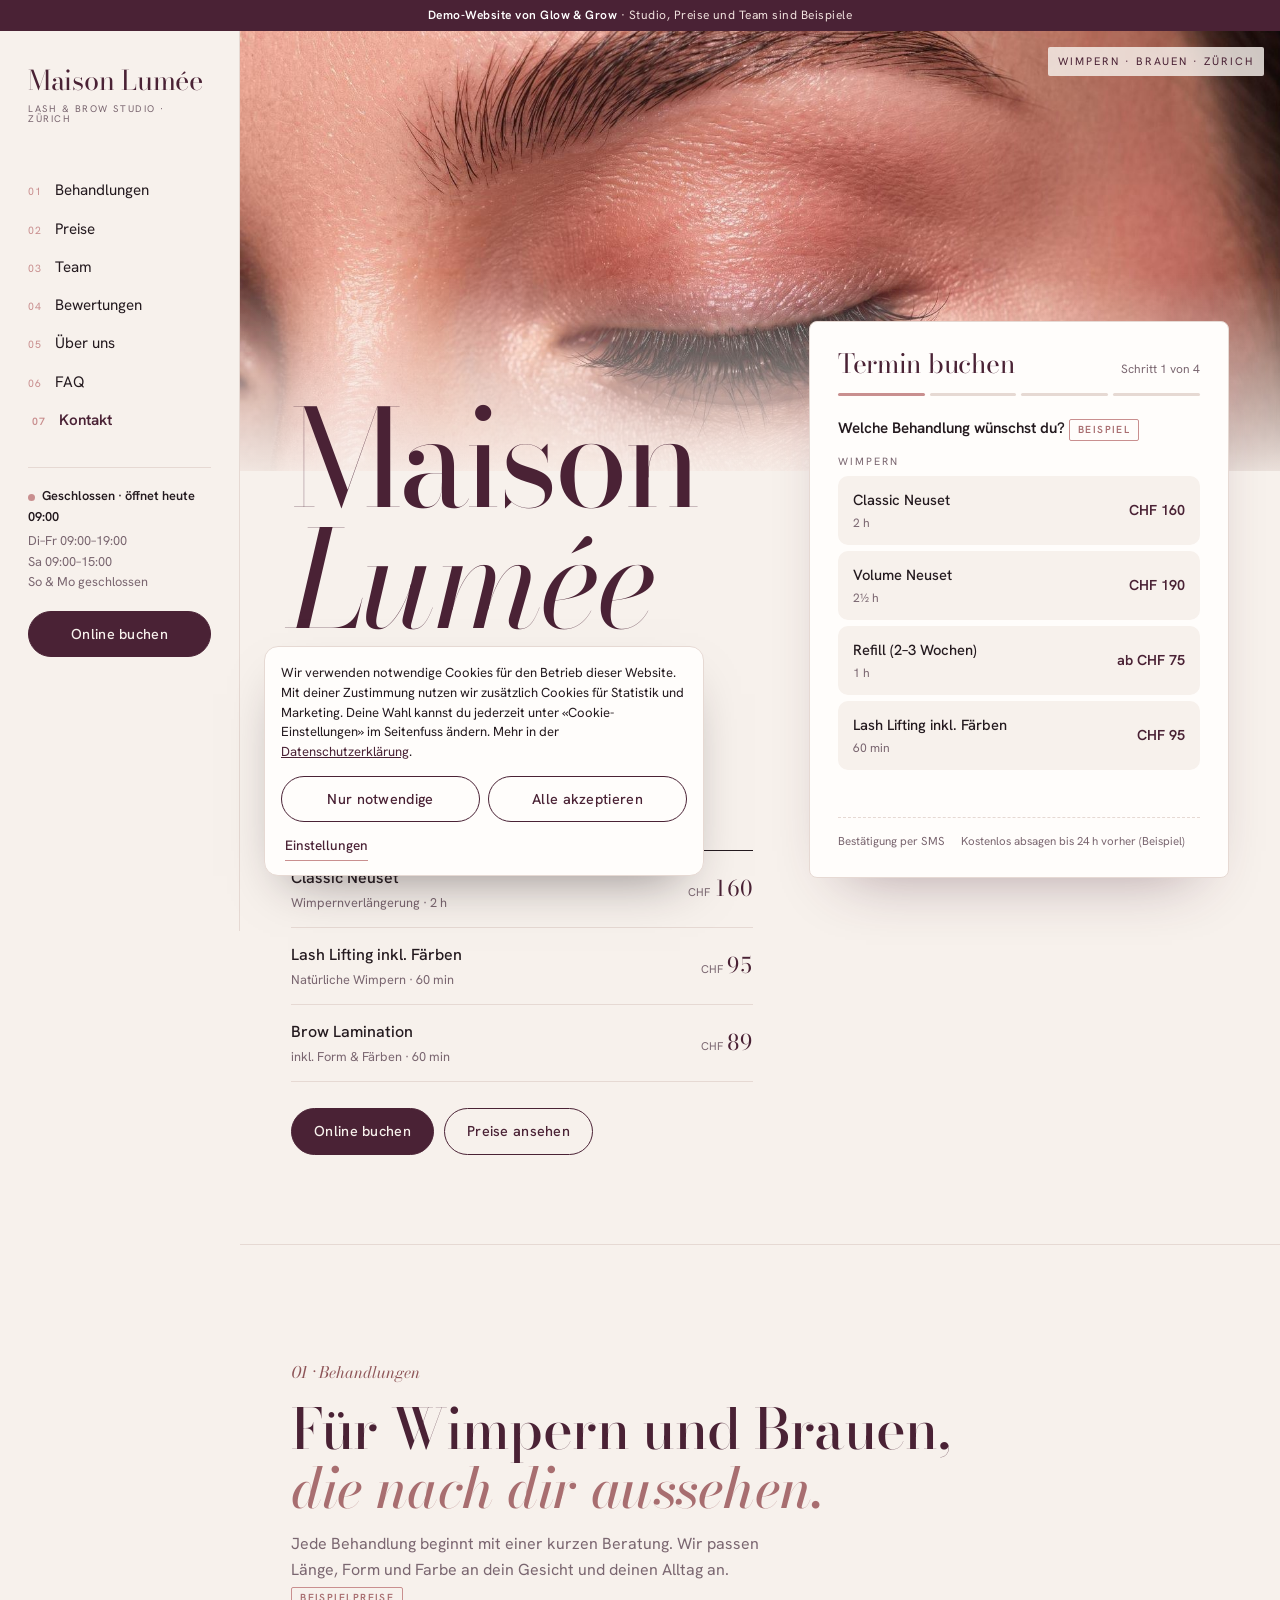
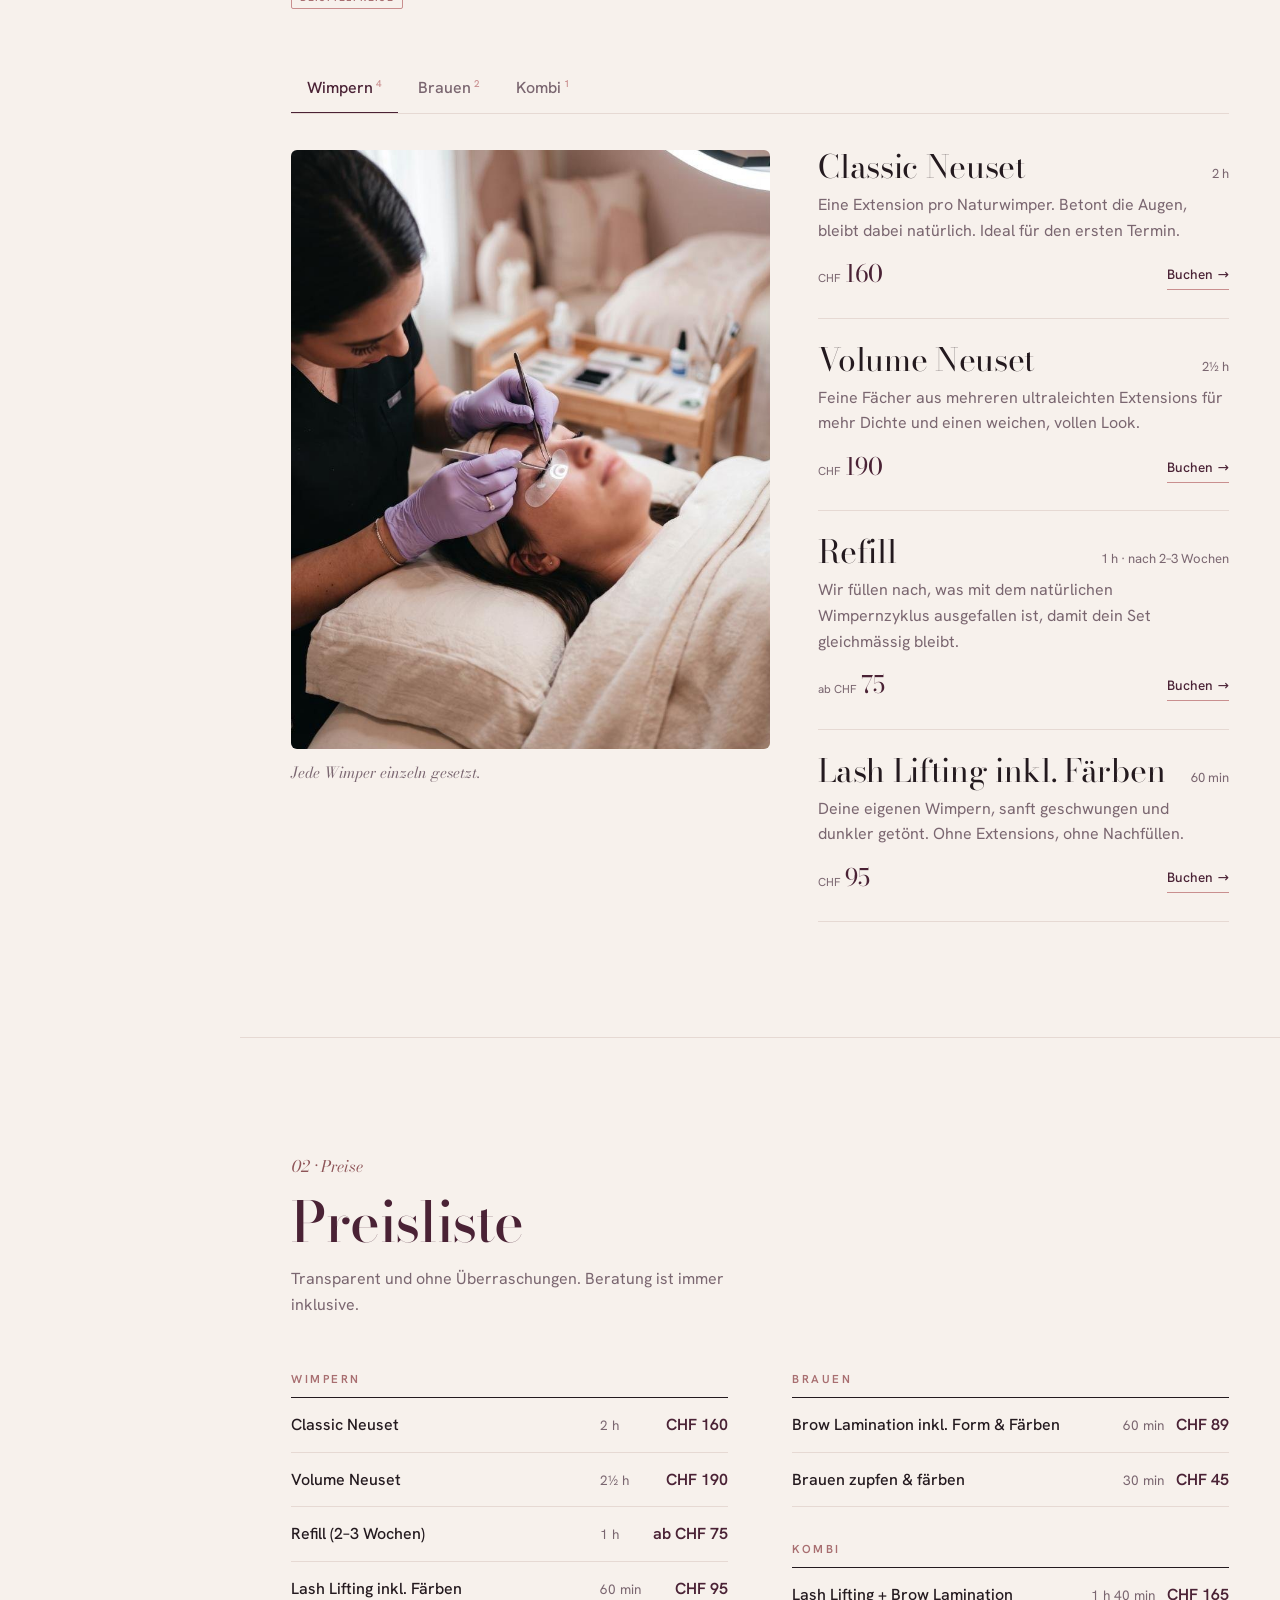
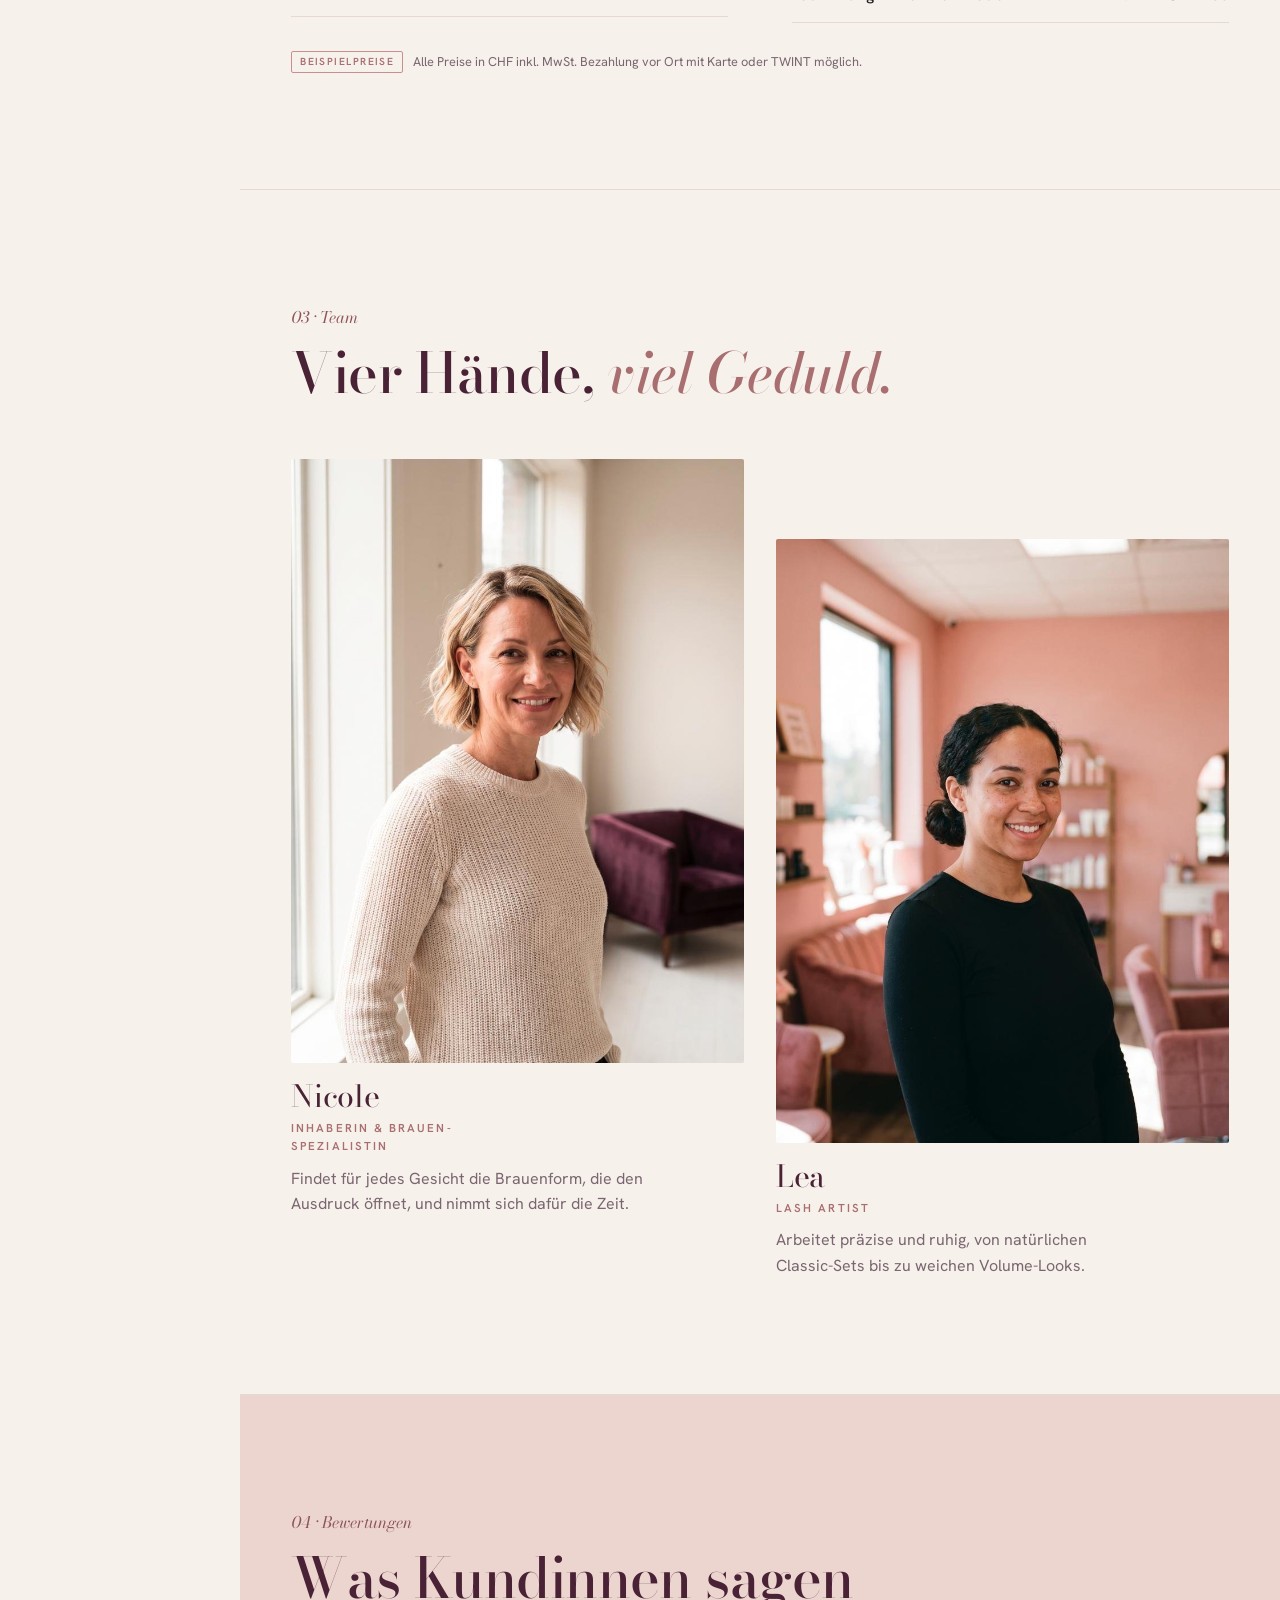
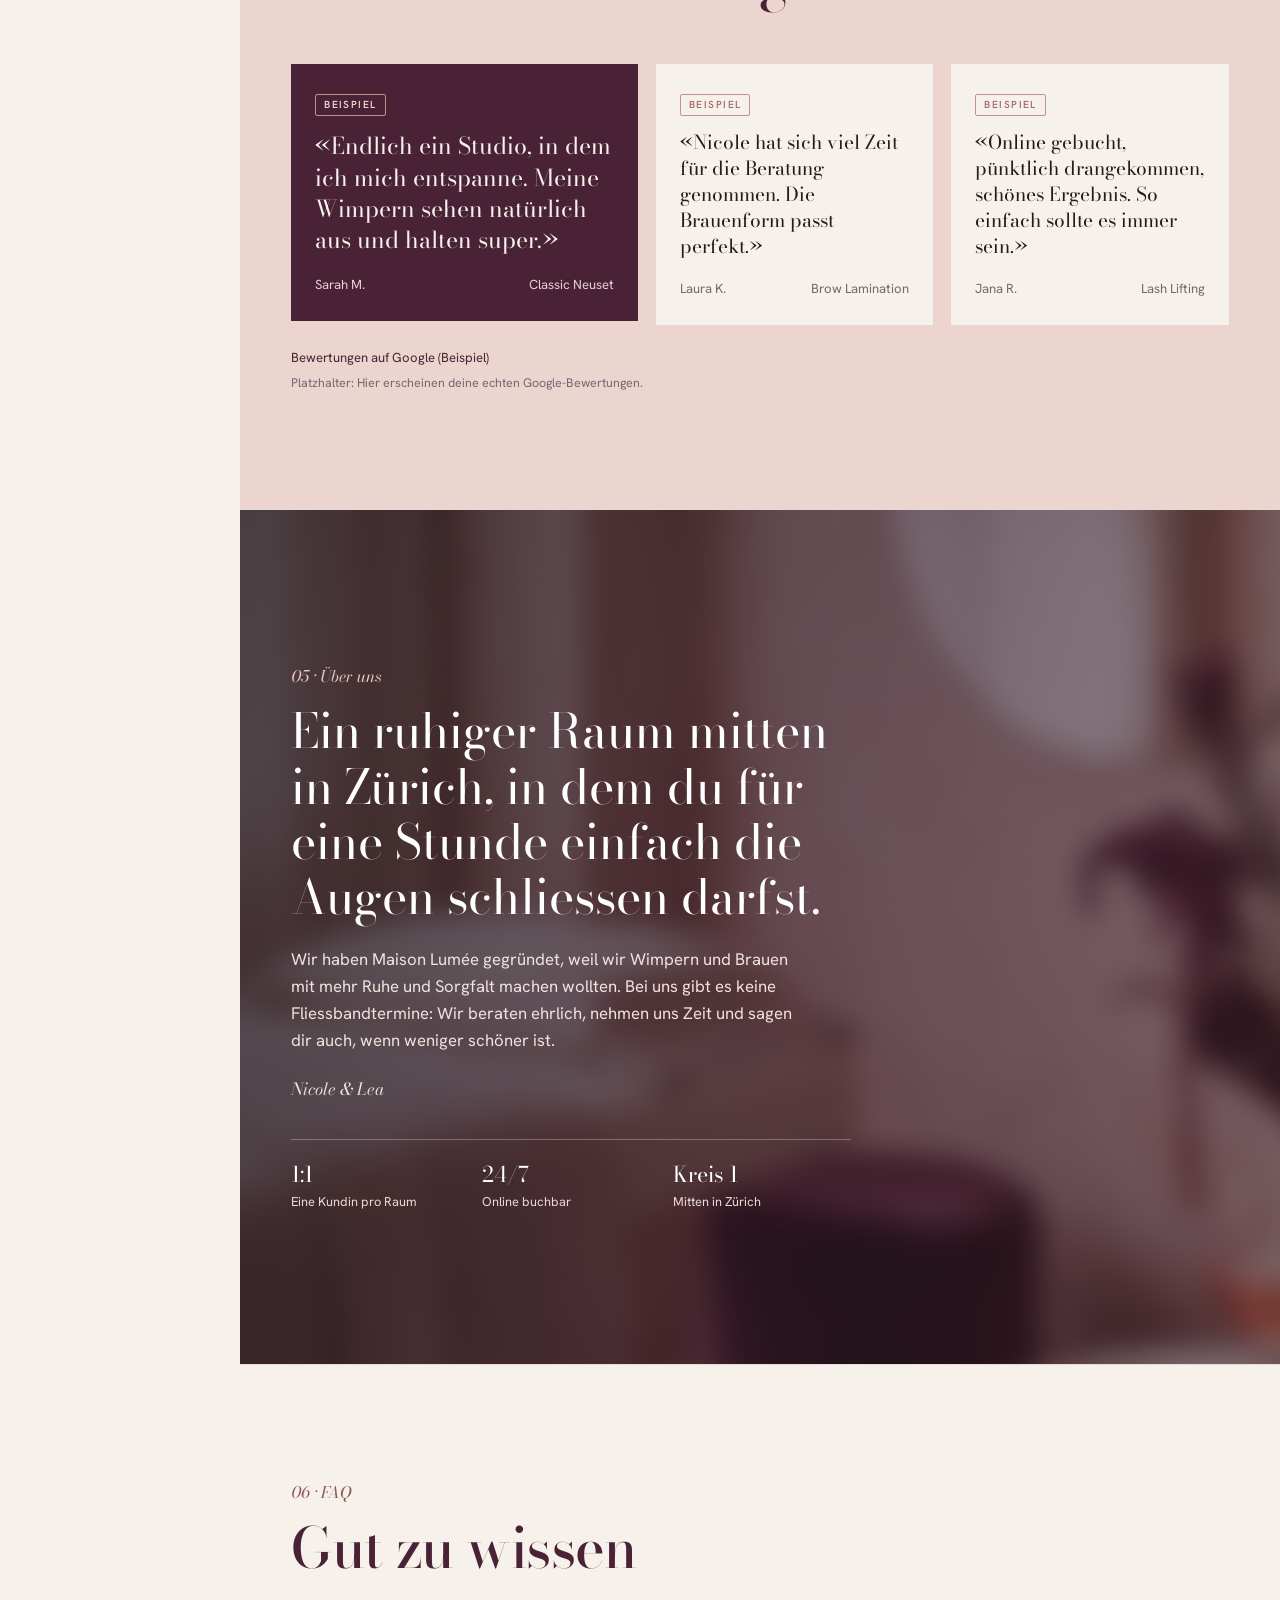
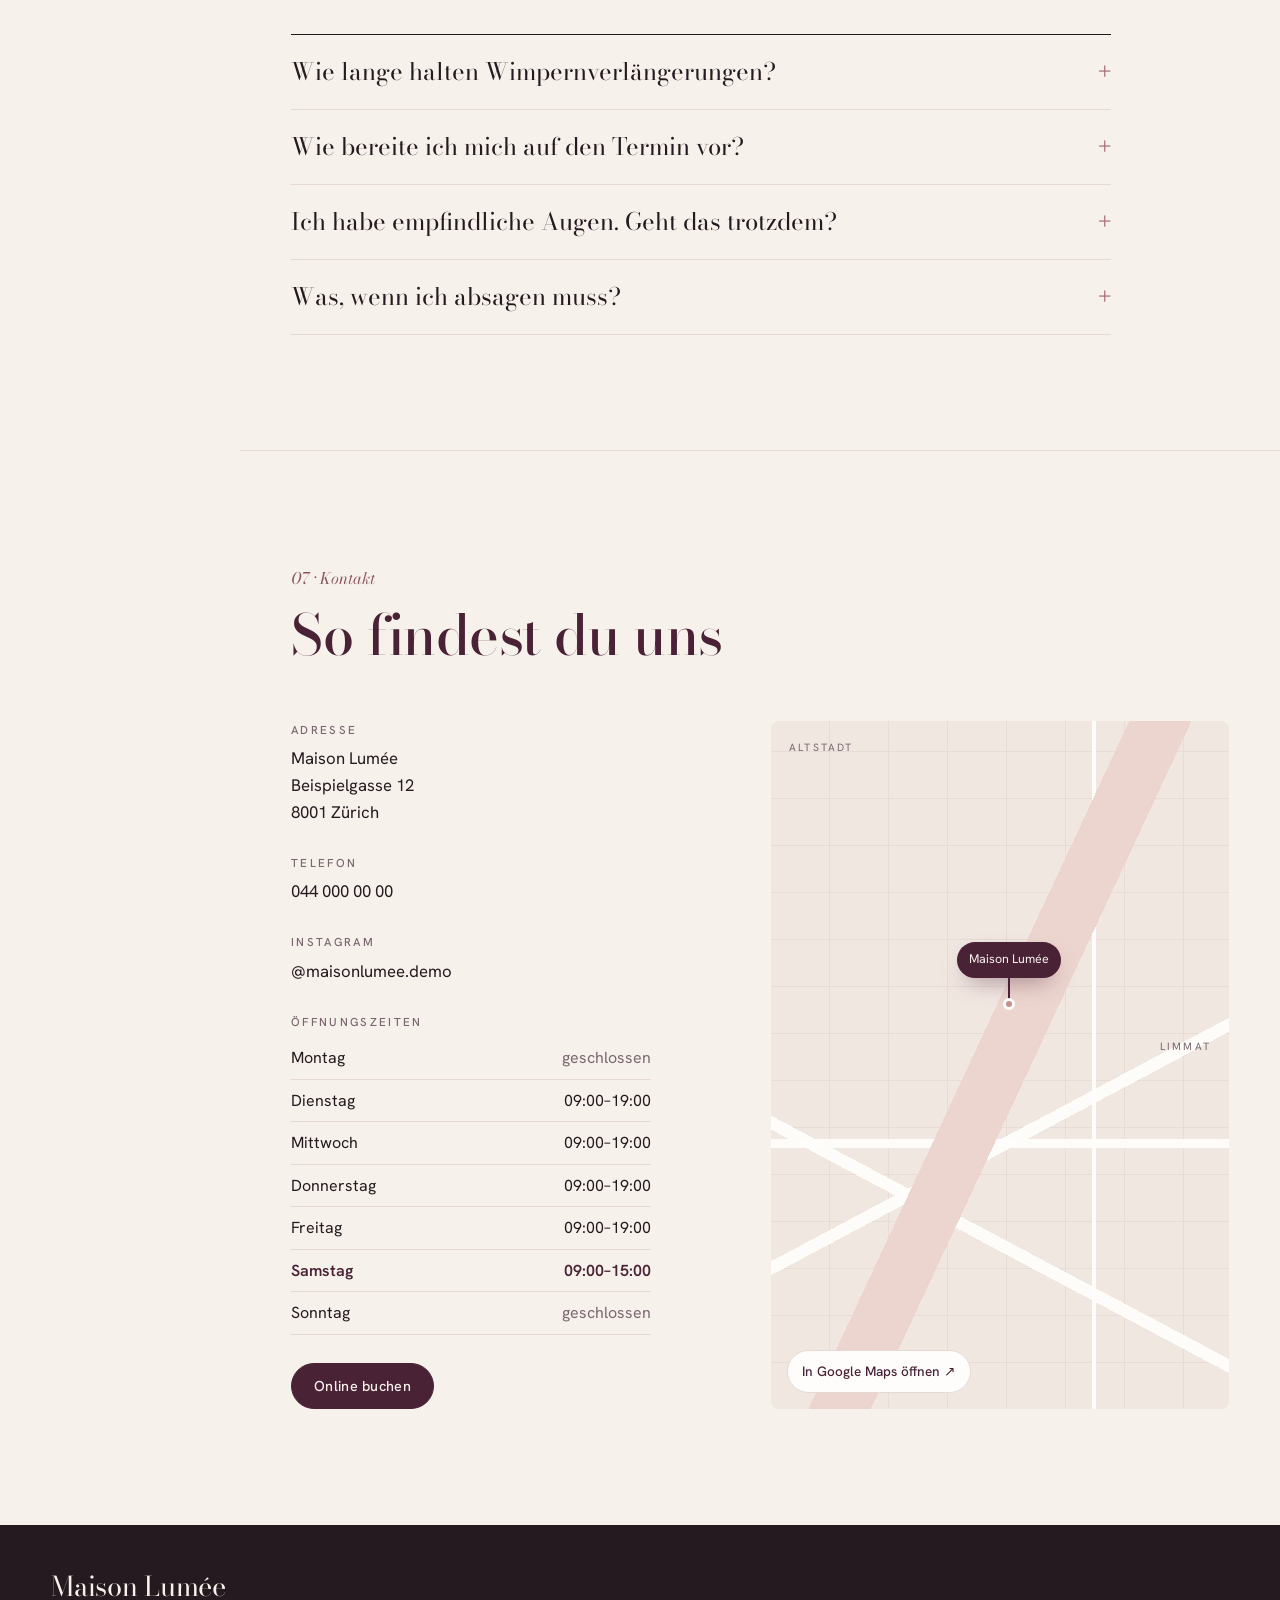
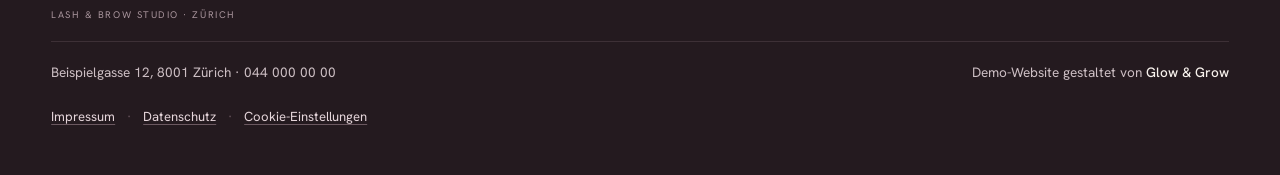
<file: demo-lash/index.html>
<!doctype html>
<html lang="de-CH">
<head>
<meta charset="utf-8">
<meta name="viewport" content="width=device-width, initial-scale=1, viewport-fit=cover">
<meta name="robots" content="noindex, nofollow">
<link rel="icon" href="/favicon.svg" type="image/svg+xml">
<style>img{max-width:100%}[hidden]{display:none!important}body{margin:0}</style>
<title>Demo · Brow & Lash Studio</title>
<style>
@font-face{font-family:"Bodoni Moda";src:url([data-uri]) format("woff2");font-weight:400 900;font-style:normal;font-display:swap}
@font-face{font-family:"Bodoni Moda";src:url([data-uri]) format("woff2");font-weight:400 900;font-style:italic;font-display:swap}
@font-face{font-family:"Hanken Grotesk";src:url([data-uri]) format("woff2");font-weight:100 900;font-style:normal;font-display:swap}

/* SCHRIFTEN (selbst gehostet): hier @font-face mit data-URI einsetzen –
   Bodoni Moda (bodoni-moda-latin-wght-normal.woff2 + -italic) und
   Hanken Grotesk (hanken-grotesk-latin-wght-normal.woff2), je font-display:swap.
   Bis dahin greifen die Fallback-Stacks in --display / --sans. */
/*
  LAYOUT-KONZEPT: "Seitenleisten-Magazin"
  - Desktop (>=1024px): schmale, stehende linke Sidebar (Wortmarke, Anker-Navigation,
    Öffnungszeiten, Buchen-Button) + Inhaltsspalte rechts im Magazin-Raster.
  - Mobile: kompakte obere Leiste (Wortmarke, Buchen, Menü -> Sheet) + fixe untere Buchungsleiste.
  - Hero: breites Bildband, Name überlappt, darunter Infospalte + Buchungs-Widget (zieht ins Bild hoch).
  Vorlage: Texte/Preise im HTML tauschen, Widget-Daten im Script-Objekt STUDIO.
*/
:root{
  color-scheme: light;
  --bone:#f7f1ec;
  --blush:#ecd5cf;
  --rose:#c98f8f;
  --aubergine:#4a2235;
  --ink:#241a1f;
  --muted:#7a6670;
  --line:#e6d9d3;
  --white:#fffdfb;
  --rose-deep:#a86e70;
  --display:"Bodoni Moda","Bodoni 72","Didot","Playfair Display",Georgia,serif;
  --sans:"Hanken Grotesk",ui-sans-serif,system-ui,-apple-system,"Segoe UI",Roboto,Arial,sans-serif;
  --gutter:clamp(16px,4vw,56px);
  --sidebar:240px;
  --ease:cubic-bezier(.2,.7,.2,1);
}
*,*::before,*::after{box-sizing:border-box}
html{scroll-behavior:smooth;-webkit-text-size-adjust:100%}
@media (prefers-reduced-motion:reduce){html{scroll-behavior:auto}}
body{margin:0;background:var(--bone);color:var(--ink);font-family:var(--sans);font-size:16px;line-height:1.6;overflow-x:hidden}
img{display:block;max-width:100%;height:auto}
a{color:inherit}
h1,h2,h3{font-family:var(--display);font-weight:400;line-height:1.05;margin:0;text-wrap:balance;letter-spacing:-.01em}
p{margin:0}
:focus-visible{outline:2px solid var(--aubergine);outline-offset:3px;border-radius:2px}
.sr-only{position:absolute;width:1px;height:1px;padding:0;margin:-1px;overflow:hidden;clip:rect(0,0,0,0);white-space:nowrap;border:0}
.num{font-variant-numeric:tabular-nums lining-nums}
.eyebrow{font-size:.72rem;letter-spacing:.2em;text-transform:uppercase;color:var(--muted);font-weight:500}

/* Demo-Band */
.demo-band{background:var(--aubergine);color:#f1e2de;font-size:.75rem;letter-spacing:.04em;text-align:center;padding:7px 16px;line-height:1.4}
.demo-band b{font-weight:600;color:#fff}

/* Buttons */
.btn{display:inline-flex;align-items:center;justify-content:center;gap:.5em;font:500 .9rem/1 var(--sans);letter-spacing:.02em;padding:15px 22px;border:1px solid var(--aubergine);background:var(--aubergine);color:var(--bone);text-decoration:none;cursor:pointer;border-radius:999px;transition:background .2s,color .2s,transform .2s}
.btn:hover{background:var(--ink)}
.btn--ghost{background:transparent;color:var(--aubergine)}
.btn--ghost:hover{background:var(--aubergine);color:var(--bone)}
.btn--sm{padding:10px 16px;font-size:.82rem}
.link-arrow{font:500 .85rem var(--sans);color:var(--aubergine);background:none;border:0;padding:6px 0;cursor:pointer;border-bottom:1px solid var(--rose);text-decoration:none}
.link-arrow:hover{border-color:var(--aubergine)}

/* Shell */
.shell{display:block}
.sidebar{display:none}
@media (min-width:1024px){
  .shell{display:grid;grid-template-columns:var(--sidebar) minmax(0,1fr)}
  .sidebar{display:flex;flex-direction:column;position:sticky;top:0;height:100vh;padding:36px 28px 28px;border-right:1px solid var(--line);background:var(--bone);overflow-y:auto}
  .topbar,.bottombar{display:none !important}
}
.wordmark{font-family:var(--display);font-size:1.7rem;line-height:1;text-decoration:none;color:var(--aubergine);letter-spacing:-.01em}
.wordmark small{display:block;font-family:var(--sans);font-size:.6rem;letter-spacing:.16em;text-transform:uppercase;color:var(--muted);margin-top:10px}
.side-nav{margin:48px 0 auto;padding:0;list-style:none;counter-reset:nav}
.side-nav li{counter-increment:nav}
.side-nav a{display:flex;gap:14px;align-items:baseline;padding:7px 0;text-decoration:none;color:var(--ink);font-size:.95rem;transition:color .2s,padding .25s var(--ease)}
.side-nav a::before{content:"0" counter(nav);font-size:.66rem;color:var(--rose);font-variant-numeric:tabular-nums;letter-spacing:.05em}
.side-nav a:hover,.side-nav a.is-active{color:var(--aubergine);padding-left:4px}
.side-nav a.is-active{font-weight:600}
.side-hours{font-size:.8rem;color:var(--muted);border-top:1px solid var(--line);padding-top:18px;margin:28px 0 18px}
.side-hours strong{display:block;color:var(--ink);font-weight:600;margin-bottom:4px}
.status-dot{display:inline-block;width:7px;height:7px;border-radius:50%;background:var(--rose);margin-right:7px;vertical-align:middle}
.status-dot.open{background:#6f8f6a}
.sidebar .btn{width:100%}

/* Mobile topbar */
.topbar{position:sticky;top:0;z-index:40;display:flex;align-items:center;justify-content:space-between;gap:12px;padding:12px 16px;background:rgba(247,241,236,.94);backdrop-filter:blur(8px);-webkit-backdrop-filter:blur(8px);border-bottom:1px solid var(--line)}
.topbar .wordmark{font-size:1.35rem}
.topbar-actions{display:flex;gap:8px;align-items:center}
.menu-btn{width:42px;height:42px;border:1px solid var(--line);border-radius:50%;background:var(--white);cursor:pointer;display:grid;place-items:center;padding:0}
.menu-btn span{display:block;width:16px;height:1.5px;background:var(--ink);box-shadow:0 5px 0 var(--ink),0 -5px 0 var(--ink)}
.sheet-backdrop{position:fixed;inset:0;background:rgba(36,26,31,.35);z-index:60;opacity:0;pointer-events:none;transition:opacity .25s}
.sheet{position:fixed;left:0;right:0;bottom:0;z-index:61;background:var(--bone);border-radius:22px 22px 0 0;padding:14px 24px calc(24px + env(safe-area-inset-bottom,0px));transform:translateY(105%);transition:transform .3s var(--ease);max-height:85vh;overflow-y:auto}
.sheet:not(.is-open){visibility:hidden;transition:transform .3s var(--ease),visibility 0s .3s}
.sheet.is-open{transform:none}
@media (min-width:1024px){.sheet,.sheet-backdrop{display:none}}
.sheet-backdrop.is-open{opacity:1;pointer-events:auto}
.sheet-grip{width:40px;height:4px;border-radius:4px;background:var(--line);margin:0 auto 14px}
.sheet-head{display:flex;justify-content:space-between;align-items:center;margin-bottom:6px}
.sheet-close{background:none;border:0;font:500 .85rem var(--sans);color:var(--muted);cursor:pointer;padding:8px}
.sheet .side-nav{margin:8px 0 18px}
.sheet .side-nav a{font-family:var(--display);font-size:1.5rem;padding:8px 0}
.bottombar{position:fixed;left:0;right:0;bottom:0;z-index:30;padding:10px 16px calc(10px + env(safe-area-inset-bottom,0px));background:rgba(247,241,236,.96);border-top:1px solid var(--line);display:flex;align-items:center;gap:12px;backdrop-filter:blur(8px);-webkit-backdrop-filter:blur(8px)}
.bottombar p{font-size:.78rem;color:var(--muted);line-height:1.3;flex:1;min-width:0}
.bottombar p strong{color:var(--ink);display:block;font-weight:600}
@media (max-width:1023px){ .footer{padding-bottom:calc(48px + 84px + env(safe-area-inset-bottom,0px))} }
@media (prefers-reduced-motion:reduce){.sheet,.sheet-backdrop{transition:none}}

/* Sections */
main{min-width:0}
.section{padding:clamp(64px,9vw,120px) var(--gutter);border-top:1px solid var(--line)}
.section-head{display:grid;gap:14px;margin-bottom:clamp(32px,5vw,56px);max-width:720px}
.section-head h2{font-size:clamp(2.1rem,5vw,3.5rem);font-weight:500;color:var(--aubergine)}
.section-head h2 em{font-style:italic;color:var(--rose-deep)}
.section-head p{color:var(--muted);max-width:52ch}
.sec-index{font-family:var(--display);font-style:italic;color:#8e5558;font-size:1rem}

/* HERO */
.hero{padding:0 0 clamp(48px,7vw,96px)}
.hero-media{position:relative;margin:0;height:clamp(240px,52vw,440px);overflow:hidden;background:var(--blush)}
.hero-media img{width:100%;height:100%;object-fit:cover;object-position:60% 42%}
.hero-media::after{content:"";position:absolute;inset:0;background:linear-gradient(180deg,rgba(247,241,236,0) 55%,rgba(247,241,236,.9) 100%)}
.hero-media figcaption{position:absolute;top:16px;right:16px;z-index:1;font-size:.68rem;letter-spacing:.18em;text-transform:uppercase;color:var(--aubergine);background:rgba(247,241,236,.82);padding:6px 10px;border-radius:2px}
.hero-grid{display:grid;gap:40px;padding:0 var(--gutter);position:relative;z-index:2}
.hero-title{margin-top:clamp(-72px,-7vw,-40px)}
.hero-title h1{font-size:clamp(3.4rem,12vw,8.4rem);color:var(--aubergine);letter-spacing:-.03em;line-height:.9}
.hero-title h1 i{font-style:italic;font-weight:400}
.hero-sub{font-family:var(--display);font-style:italic;font-size:clamp(1.25rem,2.6vw,1.65rem);color:var(--rose-deep);margin-top:14px}
.hero-facts{display:flex;flex-wrap:wrap;gap:8px 22px;margin-top:22px;font-size:.88rem;color:var(--muted)}
.hero-facts span{display:inline-flex;align-items:center}
.hero-facts strong{color:var(--ink);font-weight:600;margin-right:6px}
.top3{list-style:none;padding:0;margin:30px 0 0;border-top:1px solid var(--ink)}
.top3-label{font-size:.7rem;letter-spacing:.2em;text-transform:uppercase;color:var(--muted);margin-top:30px;margin-bottom:10px}
.top3 + .hero-ctas{margin-top:26px}
.top3 li{display:grid;grid-template-columns:1fr auto;gap:2px 16px;padding:14px 0;border-bottom:1px solid var(--line)}
.top3 .t-name{font-weight:500}
.top3 .t-meta{grid-column:1;font-size:.8rem;color:var(--muted)}
.top3 .t-price{grid-row:1 / span 2;grid-column:2;align-self:center;font-family:var(--display);font-size:1.35rem;color:var(--aubergine)}
.top3 .t-price small{font-family:var(--sans);font-size:.7rem;color:var(--muted);margin-right:4px}
.hero-ctas{display:flex;flex-wrap:wrap;gap:10px}
@media (min-width:1180px){
  .hero-grid{grid-template-columns:minmax(0,1fr) 420px;gap:56px;align-items:start}
  .hero-grid .booking{margin-top:-150px}
  .hero-title{grid-column:1}
}

/* Hero-Lade-Animation (nur Hero) */
@media (prefers-reduced-motion:no-preference){
  .hero-media img{animation:heroZoom 1.6s var(--ease) both}
  .hero-title h1,.hero-sub,.hero-facts,.top3-wrap,.hero .booking{animation:rise .9s var(--ease) both}
  .hero-sub{animation-delay:.12s}
  .hero-facts{animation-delay:.2s}
  .top3-wrap{animation-delay:.28s}
  .hero .booking{animation-delay:.35s}
}
@keyframes heroZoom{from{transform:scale(1.06);opacity:.6}to{transform:none;opacity:1}}
@keyframes rise{from{transform:translateY(14px);opacity:0}to{transform:none;opacity:1}}

/* BOOKING WIDGET */
.booking{background:var(--white);border:1px solid var(--line);border-radius:8px;box-shadow:0 30px 60px -36px rgba(74,34,53,.45);padding:24px 20px 22px;scroll-margin-top:84px;min-width:0}
@media (min-width:480px){.booking{padding:28px 28px 26px}}
.booking.flash{animation:flash 1.1s var(--ease)}
@keyframes flash{0%{box-shadow:0 0 0 0 rgba(201,143,143,.7),0 30px 60px -36px rgba(74,34,53,.45)}100%{box-shadow:0 0 0 18px rgba(201,143,143,0),0 30px 60px -36px rgba(74,34,53,.45)}}
@media (prefers-reduced-motion:reduce){.booking.flash{animation:none}}
.bk-head{display:flex;justify-content:space-between;align-items:baseline;gap:12px}
.bk-head h2{font-size:1.65rem;color:var(--aubergine)}
.bk-step-label{font-size:.75rem;color:var(--muted);white-space:nowrap}
.bk-progress{display:grid;grid-template-columns:repeat(4,1fr);gap:5px;margin:14px 0 20px}
.bk-progress span{height:3px;background:var(--line);border-radius:2px;transition:background .3s}
.bk-progress span.on{background:var(--rose)}
.bk-progress span.done{background:var(--aubergine)}
.bk-q{font-weight:600;font-size:.95rem;margin-bottom:12px}
.bk-panel[hidden]{display:none}
.bk-group-title{font-size:.66rem;letter-spacing:.2em;text-transform:uppercase;color:var(--muted);margin:14px 0 6px}
.bk-group-title:first-of-type{margin-top:0}
.bk-list{display:grid;gap:6px}
.bk-opt{display:grid;grid-template-columns:1fr auto;gap:2px 12px;text-align:left;width:100%;padding:11px 14px;background:var(--bone);border:1px solid transparent;border-radius:10px;cursor:pointer;font:inherit;color:inherit;transition:border-color .15s,background .15s}
.bk-opt:hover{border-color:var(--rose)}
.bk-opt[aria-pressed="true"]{border-color:var(--aubergine);background:#f3e6e2}
.bk-opt .o-name{font-weight:500;font-size:.92rem}
.bk-opt .o-meta{font-size:.76rem;color:var(--muted)}
.bk-opt .o-price{grid-row:1 / span 2;grid-column:2;align-self:center;font-variant-numeric:tabular-nums;font-weight:600;color:var(--aubergine);font-size:.9rem}
.bk-scroll{max-height:330px;overflow-y:auto;padding-right:4px;margin-right:-4px}
.bk-days{display:grid;grid-template-columns:repeat(5,minmax(0,1fr));gap:6px}
.bk-day{display:flex;flex-direction:column;align-items:center;gap:1px;padding:10px 2px;border:1px solid var(--line);background:var(--white);border-radius:12px;cursor:pointer;font:inherit;color:var(--ink);min-width:0}
.bk-day .d-wd{font-size:.66rem;letter-spacing:.08em;text-transform:uppercase;color:var(--muted)}
.bk-day .d-n{font-family:var(--display);font-size:1.35rem;line-height:1.1;font-variant-numeric:lining-nums}
.bk-day .d-m{font-size:.66rem;color:var(--muted)}
.bk-day:hover:not(:disabled){border-color:var(--rose)}
.bk-day:disabled{opacity:.38;cursor:not-allowed;background:repeating-linear-gradient(135deg,transparent 0 5px,rgba(230,217,211,.6) 5px 6px)}
.bk-day[aria-pressed="true"]{background:var(--aubergine);border-color:var(--aubergine);color:var(--bone)}
.bk-day[aria-pressed="true"] .d-wd,.bk-day[aria-pressed="true"] .d-m{color:#e6cfd6}
.bk-note{font-size:.76rem;color:var(--muted);margin-top:10px}
.bk-times{display:grid;grid-template-columns:repeat(3,minmax(0,1fr));gap:8px}
.bk-time{padding:12px 4px;border:1px solid var(--line);border-radius:999px;background:var(--white);cursor:pointer;font:500 .92rem var(--sans);font-variant-numeric:tabular-nums;color:var(--ink)}
.bk-time:hover{border-color:var(--rose)}
.bk-time[aria-pressed="true"]{background:var(--aubergine);border-color:var(--aubergine);color:var(--bone)}
.bk-summary-mini{font-size:.82rem;color:var(--muted);background:var(--bone);padding:10px 12px;border-radius:8px;margin-bottom:14px}
.bk-summary-mini strong{color:var(--ink);font-weight:600}
.field{display:grid;gap:6px;margin-bottom:12px}
.field label{font-size:.8rem;font-weight:500}
.field input{font:inherit;font-size:16px;padding:12px 14px;border:1px solid var(--line);border-radius:10px;background:var(--bone);color:var(--ink);width:100%}
.field input:focus{outline:none;border-color:var(--aubergine);box-shadow:0 0 0 3px rgba(74,34,53,.15)}
.field .err{font-size:.75rem;color:#9c3b3b;min-height:0}
.bk-foot{display:flex;justify-content:space-between;align-items:center;gap:12px;margin-top:18px}
.bk-back{background:none;border:0;font:500 .85rem var(--sans);color:var(--muted);cursor:pointer;padding:8px 0}
.bk-back:hover{color:var(--aubergine)}
.bk-back[hidden]{display:none}
.bk-confirm{text-align:left}
.bk-check{width:46px;height:46px;border-radius:50%;background:var(--blush);display:grid;place-items:center;margin-bottom:14px}
.bk-confirm h3{font-size:1.7rem;color:var(--aubergine);margin-bottom:14px}
.bk-confirm dl{margin:0 0 16px;display:grid;grid-template-columns:auto 1fr;gap:8px 16px;font-size:.9rem;border-top:1px solid var(--line);padding-top:14px}
.bk-confirm dt{color:var(--muted)}
.bk-confirm dd{margin:0;font-weight:500;font-variant-numeric:tabular-nums}
.bk-demo-note{font-size:.8rem;background:var(--bone);border-left:3px solid var(--rose);padding:12px 14px;color:var(--ink);margin-bottom:16px}
.bk-trust{display:flex;gap:16px;flex-wrap:wrap;font-size:.72rem;color:var(--muted);margin-top:16px;padding-top:14px;border-top:1px dashed var(--line)}

/* Treatments */
.tabs{display:flex;gap:4px;border-bottom:1px solid var(--line);margin-bottom:36px;overflow-x:auto;scrollbar-width:none}
.tabs::-webkit-scrollbar{display:none}
.tab{background:none;border:0;border-bottom:2px solid transparent;padding:12px 16px 14px;font:500 1rem var(--sans);color:var(--muted);cursor:pointer;white-space:nowrap;margin-bottom:-1px}
.tab[aria-selected="true"]{color:var(--aubergine);border-color:var(--aubergine)}
.tab sup{font-size:.62rem;color:var(--rose);margin-left:3px}
.tpanel{display:grid;gap:32px}
.tpanel[hidden]{display:none}
@media (min-width:860px){.tpanel{grid-template-columns:minmax(0,5fr) minmax(0,7fr);gap:56px;align-items:start}}
.tpanel figure{margin:0;position:relative}
.tpanel figure img{width:100%;aspect-ratio:4/5;object-fit:cover;border-radius:6px}
.tpanel figure.sq img{aspect-ratio:1/1}
@media (min-width:860px){.tpanel{grid-template-columns:minmax(0,7fr) minmax(0,6fr);gap:48px}.tpanel figure{position:sticky;top:32px}}
@media (min-width:600px) and (max-width:859px){.tpanel figure img{aspect-ratio:4/3}}
.tpanel figcaption{font-family:var(--display);font-style:italic;color:var(--muted);font-size:.95rem;margin-top:12px}
.treat{padding:24px 0;border-bottom:1px solid var(--line)}
.treat:first-child{padding-top:0}
.treat-top{display:flex;justify-content:space-between;align-items:baseline;gap:16px;flex-wrap:wrap}
.treat h3{font-size:clamp(1.5rem,3vw,2rem);color:var(--ink)}
.treat .meta{font-size:.82rem;color:var(--muted);font-variant-numeric:tabular-nums}
.treat p{color:var(--muted);margin:8px 0 12px;max-width:54ch}
.treat-bottom{display:flex;justify-content:space-between;align-items:center;gap:16px}
.treat .price{font-family:var(--display);font-size:1.5rem;color:var(--aubergine);font-variant-numeric:lining-nums}
.treat .price small{font-family:var(--sans);font-size:.72rem;color:var(--muted);margin-right:4px}

/* Prices */
.prices-wrap{display:grid;gap:40px}
@media (min-width:900px){.prices-wrap{grid-template-columns:minmax(0,1fr) minmax(0,1fr);gap:24px 64px}}
.price-group h3{font-family:var(--sans);font-size:.72rem;letter-spacing:.22em;text-transform:uppercase;color:var(--rose-deep);font-weight:600;padding-bottom:12px;border-bottom:1px solid var(--ink)}
.price-table{width:100%;border-collapse:collapse;font-variant-numeric:tabular-nums}
.price-table th,.price-table td{text-align:left;padding:14px 0;border-bottom:1px solid var(--line);vertical-align:baseline;font-weight:400}
.price-table th{font-weight:500;padding-right:12px}
.price-table td.dur{color:var(--muted);font-size:.85rem;white-space:nowrap;padding-right:12px;width:1%}
.price-table td.amt{text-align:right;white-space:nowrap;font-weight:600;color:var(--aubergine);width:1%}
.price-note{font-size:.8rem;color:var(--muted);margin-top:28px;display:flex;gap:10px;align-items:center;flex-wrap:wrap}
.tag{display:inline-block;font-size:.64rem;letter-spacing:.14em;text-transform:uppercase;padding:4px 8px;border:1px solid var(--rose);color:var(--rose-deep);border-radius:2px;font-weight:600;line-height:1.2}

/* Team */
.team-grid{display:grid;gap:40px}
@media (min-width:700px){.team-grid{grid-template-columns:1fr 1fr;gap:32px}.team-card:nth-child(2){margin-top:80px}}
.team-card img{width:100%;aspect-ratio:3/4;object-fit:cover;object-position:center 25%;border-radius:2px}
.team-card h3{font-size:1.9rem;margin-top:18px;color:var(--aubergine)}
.team-card .role{font-size:.72rem;letter-spacing:.18em;text-transform:uppercase;color:var(--rose-deep);margin-top:6px;font-weight:600}
.team-card p{color:var(--muted);margin-top:10px;max-width:40ch}

/* Reviews */
.reviews{background:var(--blush)}
.reviews .section-head h2{color:var(--aubergine)}
.review-grid{display:grid;gap:18px}
@media (min-width:900px){.review-grid{grid-template-columns:1.25fr 1fr 1fr;align-items:start}}
.review{background:var(--bone);padding:26px 24px;position:relative}
.review:first-child{background:var(--aubergine);color:var(--bone)}
.review:first-child blockquote{font-size:1.45rem}
.review:first-child .r-who{color:#e6cfd6}
.review:first-child .tag{border-color:#c98f8f;color:#efd3d0}
.review blockquote{margin:14px 0 18px;font-family:var(--display);font-size:1.2rem;line-height:1.35}
.r-who{font-size:.82rem;color:var(--muted);display:flex;justify-content:space-between;align-items:center;gap:8px}
.review-source{font-size:.82rem;color:var(--aubergine);margin-top:22px}
.review-note{font-size:.78rem;color:var(--muted);margin-top:6px}

/* About */
.about{position:relative;overflow:hidden;isolation:isolate;background:var(--aubergine);padding-top:clamp(88px,12vw,160px);padding-bottom:clamp(88px,12vw,160px)}
.about-bg{position:absolute;inset:-40px;z-index:-2;margin:0}
.about-bg img{width:100%;height:100%;object-fit:cover;filter:blur(14px) saturate(1.05);transform:scale(1.04)}
.about::after{content:"";position:absolute;inset:0;z-index:-1;background:linear-gradient(105deg,rgba(36,26,31,.82) 0%,rgba(52,26,40,.68) 55%,rgba(52,26,40,.5) 100%)}
.about-text{max-width:720px;color:#fbf3ef}
.about-text .sec-index{color:#efc9c4}
.about-text blockquote{margin:0;font-family:var(--display);font-size:clamp(1.8rem,4.2vw,3rem);line-height:1.15;color:#fff;text-wrap:balance}
.about-text p{color:#f1e2de;margin-top:22px;max-width:56ch;font-size:1.05rem}
.about-sign{font-family:var(--display);font-style:italic;font-size:1.35rem;color:#fff;margin-top:20px}
.facts{display:grid;grid-template-columns:repeat(3,minmax(0,1fr));gap:12px;margin-top:36px;border-top:1px solid rgba(255,255,255,.28);padding-top:20px;max-width:560px}
.facts div{font-size:.8rem;color:#ead8d4;line-height:1.35}
.facts strong{display:block;font-family:var(--display);font-weight:400;font-size:1.35rem;color:#fff;margin-bottom:4px}

/* FAQ */
.faq-list{max-width:820px;border-top:1px solid var(--ink)}
.faq-list details{border-bottom:1px solid var(--line)}
.faq-list summary{list-style:none;cursor:pointer;display:flex;justify-content:space-between;gap:20px;padding:22px 0;font-family:var(--display);font-size:clamp(1.15rem,2.4vw,1.5rem);line-height:1.25}
.faq-list summary::-webkit-details-marker{display:none}
.faq-list summary::after{content:"+";font-family:var(--sans);font-weight:300;font-size:1.5rem;color:var(--rose-deep);line-height:1;transition:transform .2s}
.faq-list details[open] summary::after{transform:rotate(45deg)}
.faq-list details p{padding:0 0 24px;color:var(--muted);max-width:62ch}

/* Contact */
.contact-grid{display:grid;gap:40px}
@media (min-width:900px){.contact-grid{grid-template-columns:minmax(0,1fr) minmax(0,1.1fr);gap:64px}}
.contact-block{margin-bottom:28px}
.contact-block .eyebrow{display:block;margin-bottom:6px}
.contact-block p{font-size:1.05rem}
.hours-table{width:100%;border-collapse:collapse;font-variant-numeric:tabular-nums;max-width:360px}
.hours-table th,.hours-table td{text-align:left;padding:8px 0;border-bottom:1px solid var(--line);font-weight:400}
.hours-table td{text-align:right;color:var(--ink)}
.hours-table tr.closed td{color:var(--muted)}
.hours-table tr.today th,.hours-table tr.today td{font-weight:600;color:var(--aubergine)}
.map{position:relative;min-height:340px;border-radius:8px;overflow:hidden;background:
  linear-gradient(115deg,transparent 46%,var(--blush) 46%,var(--blush) 54%,transparent 54%),
  linear-gradient(28deg,transparent 0 30%,rgba(255,253,251,.95) 30% 31.5%,transparent 31.5%),
  linear-gradient(152deg,transparent 0 58%,rgba(255,253,251,.95) 58% 59.5%,transparent 59.5%),
  linear-gradient(90deg,transparent 0 70%,rgba(255,253,251,.95) 70% 71%,transparent 71%),
  linear-gradient(0deg,transparent 0 38%,rgba(255,253,251,.95) 38% 39.2%,transparent 39.2%),
  repeating-linear-gradient(0deg,transparent 0 46px,rgba(230,217,211,.8) 46px 47px),
  repeating-linear-gradient(90deg,transparent 0 58px,rgba(230,217,211,.8) 58px 59px),
  #f1e7e1}
.map-pin{position:absolute;left:52%;top:42%;transform:translate(-50%,-100%);display:flex;flex-direction:column;align-items:center}
.map-pin span{background:var(--aubergine);color:var(--bone);font-size:.78rem;padding:8px 12px;border-radius:999px;white-space:nowrap;box-shadow:0 10px 24px -10px rgba(74,34,53,.6)}
.map-pin i{width:2px;height:22px;background:var(--aubergine)}
.map-pin b{width:12px;height:12px;border-radius:50%;background:var(--rose);border:3px solid var(--white);margin-top:-2px}
.map-label{position:absolute;font-size:.66rem;letter-spacing:.2em;text-transform:uppercase;color:var(--muted)}
.map-cta{position:absolute;left:16px;bottom:16px;background:var(--white);padding:10px 14px;font-size:.85rem;text-decoration:none;color:var(--aubergine);border:1px solid var(--line);border-radius:999px;font-weight:500}
.map-cta:hover{border-color:var(--aubergine)}

/* Footer */
.footer{padding:48px var(--gutter);background:var(--ink);color:#cdbfc4;font-size:.85rem;display:grid;gap:22px}
.footer .wordmark{color:var(--bone)}
.footer .wordmark small{color:#a8949c}
.footer-row{display:flex;flex-wrap:wrap;justify-content:space-between;gap:12px 32px;border-top:1px solid #3d3036;padding-top:20px}
.footer strong{color:var(--bone);font-weight:500}
.footer-links{display:flex;flex-wrap:wrap;align-items:center;gap:6px 12px;font-size:.82rem}
.footer-links a,.footer-cookie{color:#e6d6db;text-decoration:underline;text-underline-offset:3px;text-decoration-color:#6b5860}
.footer-cookie{background:none;border:0;padding:0;font:inherit;cursor:pointer}
.footer-links a:hover,.footer-cookie:hover{color:#fff}
.footer-links span{color:#6b5860}

/* Status-Badge (mobil, untere Leiste) */
.status-badge{display:inline-flex;align-items:center;font-size:.72rem;letter-spacing:-.005em;color:var(--ink);background:var(--white);border:1px solid var(--line);border-radius:999px;padding:3px 8px 3px 7px;margin-top:3px;max-width:100%;white-space:nowrap;overflow:hidden;text-overflow:ellipsis}
.status-badge .status-dot{flex:none;margin-right:6px}

/* Cookie-Banner */
.cookie{position:fixed;z-index:50;left:12px;right:12px;bottom:calc(78px + env(safe-area-inset-bottom,0px));background:var(--white);color:var(--ink);border:1px solid var(--line);border-radius:14px;box-shadow:0 24px 50px -24px rgba(36,26,31,.5);padding:16px 16px 14px;max-height:calc(100vh - 120px);overflow-y:auto}
.cookie[hidden]{display:none}
@media (min-width:1024px){.cookie{left:264px;right:auto;bottom:24px;width:auto;max-width:440px}}
.cookie-text{font-size:.82rem;line-height:1.5;color:var(--ink)}
.cookie-text a{color:var(--aubergine)}
.cookie-prefs{display:grid;gap:8px;margin-top:12px;padding-top:12px;border-top:1px solid var(--line)}
.cookie-prefs[hidden]{display:none}
.cookie-cat{display:flex;gap:10px;align-items:flex-start;font-size:.82rem;color:var(--muted)}
.cookie-cat strong{color:var(--ink);font-weight:600}
.cookie-cat input{width:18px;height:18px;margin:1px 0 0;accent-color:var(--aubergine);flex:none}
.cookie-actions{display:flex;flex-wrap:wrap;gap:8px;align-items:center;margin-top:14px}
.cookie-actions .btn{flex:1 1 150px;min-height:44px;white-space:nowrap}
.cookie-actions .link-arrow{margin-left:4px}
.cookie-actions [hidden]{display:none}
</style>
</head>
<body>


<div class="demo-band" role="note"><b>Demo-Website von Glow &amp; Grow</b> · Studio, Preise und Team sind Beispiele</div>

<header class="topbar" aria-label="Kopfzeile">
  <a class="wordmark" href="#top">Maison Lumée</a>
  <div class="topbar-actions">
    <a class="btn btn--sm" href="#buchen" data-open-booking>Buchen</a>
    <button class="menu-btn" type="button" aria-controls="sheet" aria-expanded="false" id="menuBtn"><span aria-hidden="true"></span><span class="sr-only">Menü öffnen</span></button>
  </div>
</header>

<div class="sheet-backdrop" id="sheetBackdrop"></div>
<nav class="sheet" id="sheet" aria-label="Hauptnavigation mobil" aria-hidden="true" inert>
  <div class="sheet-grip" aria-hidden="true"></div>
  <div class="sheet-head"><span class="eyebrow">Menü</span><button class="sheet-close" type="button" id="sheetClose">Schliessen</button></div>
  <ul class="side-nav">
    <li><a href="#behandlungen">Behandlungen</a></li>
    <li><a href="#preise">Preise</a></li>
    <li><a href="#team">Team</a></li>
    <li><a href="#bewertungen">Bewertungen</a></li>
    <li><a href="#ueber-uns">Über uns</a></li>
    <li><a href="#faq">FAQ</a></li>
    <li><a href="#kontakt">Kontakt</a></li>
  </ul>
  <a class="btn" style="width:100%" href="#buchen" data-open-booking>Online buchen</a>
</nav>

<div class="shell" id="top">
  <aside class="sidebar" aria-label="Seitenleiste">
    <a class="wordmark" href="#top">Maison Lumée<small>Lash &amp; Brow Studio · Zürich</small></a>
    <nav aria-label="Hauptnavigation">
      <ul class="side-nav">
        <li><a href="#behandlungen">Behandlungen</a></li>
        <li><a href="#preise">Preise</a></li>
        <li><a href="#team">Team</a></li>
        <li><a href="#bewertungen">Bewertungen</a></li>
        <li><a href="#ueber-uns">Über uns</a></li>
        <li><a href="#faq">FAQ</a></li>
        <li><a href="#kontakt">Kontakt</a></li>
      </ul>
    </nav>
    <div class="side-hours">
      <strong><span class="status-dot" data-status-dot></span><span data-status-text>Öffnungszeiten</span></strong>
      Di–Fr 09:00–19:00<br>Sa 09:00–15:00<br>So &amp; Mo geschlossen
    </div>
    <a class="btn" href="#buchen" data-open-booking>Online buchen</a>
  </aside>

  <main>
    <!-- HERO -->
    <section class="hero" aria-labelledby="hero-title">
      <figure class="hero-media">
        <img src="img/demo-eye-wide.jpg" alt="Nahaufnahme eines geschlossenen Auges mit gepflegten Wimpern und natürlich geformter Augenbraue" width="1591" height="1066" fetchpriority="high">
        <figcaption>Wimpern · Brauen · Zürich</figcaption>
      </figure>
      <div class="hero-grid">
        <div>
          <div class="hero-title">
            <h1 id="hero-title">Maison <i>Lumée</i></h1>
            <p class="hero-sub">Wimpern &amp; Brauen in Zürich</p>
          </div>
          <div class="hero-facts">
            <span><strong>Adresse</strong>Beispielgasse 12, 8001 Zürich</span>
            <span><span class="status-dot" data-status-dot></span><span data-status-text>Di–Fr 09:00–19:00, Sa 09:00–15:00</span></span>
            <span><strong>Telefon</strong><span class="num">044 000 00 00</span></span>
          </div>
          <div class="top3-wrap">
            <p class="top3-label">Oft gebucht · Beispiel</p>
            <ul class="top3">
              <li><span class="t-name">Classic Neuset</span><span class="t-meta num">Wimpernverlängerung · 2 h</span><span class="t-price num"><small>CHF</small>160</span></li>
              <li><span class="t-name">Lash Lifting inkl. Färben</span><span class="t-meta num">Natürliche Wimpern · 60 min</span><span class="t-price num"><small>CHF</small>95</span></li>
              <li><span class="t-name">Brow Lamination</span><span class="t-meta num">inkl. Form &amp; Färben · 60 min</span><span class="t-price num"><small>CHF</small>89</span></li>
            </ul>
            <div class="hero-ctas">
              <a class="btn" href="#buchen" data-open-booking>Online buchen</a>
              <a class="btn btn--ghost" href="#preise">Preise ansehen</a>
            </div>
          </div>
        </div>

        <!-- BUCHUNGS-WIDGET -->
        <div class="booking" id="buchen" aria-labelledby="bk-title">
          <div class="bk-head">
            <h2 id="bk-title">Termin buchen</h2>
            <span class="bk-step-label" id="bkStepLabel" aria-live="polite">Schritt 1 von 4</span>
          </div>
          <div class="bk-progress" aria-hidden="true"><span></span><span></span><span></span><span></span></div>

          <div class="bk-panel" data-step="1">
            <p class="bk-q">Welche Behandlung wünschst du? <span class="tag">Beispiel</span></p>
            <div class="bk-scroll" id="bkServices"></div>
          </div>
          <div class="bk-panel" data-step="2" hidden>
            <p class="bk-q">An welchem Tag?</p>
            <div class="bk-days" id="bkDays"></div>
            <p class="bk-note">Sonntag und Montag geschlossen.</p>
          </div>
          <div class="bk-panel" data-step="3" hidden>
            <p class="bk-q" id="bkTimeQ">Freie Zeiten</p>
            <div class="bk-times" id="bkTimes"></div>
            <p class="bk-note" id="bkTimesNote"></p>
          </div>
          <div class="bk-panel" data-step="4" hidden>
            <p class="bk-q">Fast geschafft</p>
            <p class="bk-summary-mini" id="bkMini"></p>
            <form id="bkForm" novalidate>
              <div class="field">
                <label for="bkName">Vorname</label>
                <input id="bkName" name="vorname" type="text" autocomplete="given-name" required>
                <span class="err" id="bkNameErr" aria-live="polite"></span>
              </div>
              <div class="field">
                <label for="bkPhone">Telefon</label>
                <input id="bkPhone" name="telefon" type="tel" inputmode="tel" autocomplete="tel" placeholder="079 000 00 00" required>
                <span class="err" id="bkPhoneErr" aria-live="polite"></span>
              </div>
              <button class="btn" type="submit" style="width:100%">Termin anfragen</button>
            </form>
          </div>
          <div class="bk-panel bk-confirm" data-step="5" hidden tabindex="-1" id="bkConfirm">
            <div class="bk-check" aria-hidden="true"><svg width="20" height="20" viewBox="0 0 24 24" fill="none" stroke="#4a2235" stroke-width="2"><path d="M5 12.5l4.5 4.5L19 7.5"/></svg></div>
            <h3 id="bkConfirmTitle">Danke!</h3>
            <dl id="bkConfirmList"></dl>
            <p class="bk-demo-note"><strong>Demo:</strong> Es wurde nichts gesendet. Auf der echten Website landet die Buchung direkt im Studiokalender.</p>
            <button class="btn btn--ghost" type="button" id="bkRestart">Neue Buchung</button>
          </div>

          <div class="bk-foot" id="bkFoot">
            <button class="bk-back" type="button" id="bkBack" hidden>← Zurück</button>
            <span></span>
          </div>
          <div class="bk-trust"><span>Bestätigung per SMS</span><span>Kostenlos absagen bis 24 h vorher (Beispiel)</span></div>
        </div>
      </div>
    </section>

    <!-- BEHANDLUNGEN -->
    <section class="section" id="behandlungen" aria-labelledby="h-beh">
      <div class="section-head">
        <span class="sec-index">01 · Behandlungen</span>
        <h2 id="h-beh">Für Wimpern und Brauen, <em>die nach dir aussehen.</em></h2>
        <p>Jede Behandlung beginnt mit einer kurzen Beratung. Wir passen Länge, Form und Farbe an dein Gesicht und deinen Alltag an. <span class="tag">Beispielpreise</span></p>
      </div>
      <div class="tabs" role="tablist" aria-label="Kategorien">
        <button class="tab" role="tab" id="tab-lash" aria-controls="panel-lash" aria-selected="true">Wimpern<sup>4</sup></button>
        <button class="tab" role="tab" id="tab-brow" aria-controls="panel-brow" aria-selected="false" tabindex="-1">Brauen<sup>2</sup></button>
        <button class="tab" role="tab" id="tab-combo" aria-controls="panel-combo" aria-selected="false" tabindex="-1">Kombi<sup>1</sup></button>
      </div>

      <div class="tpanel" role="tabpanel" id="panel-lash" aria-labelledby="tab-lash">
        <figure><img src="img/demo-artist.jpg" alt="Lash Artist setzt mit zwei Pinzetten einzelne Wimpern" width="794" height="986" loading="lazy"><figcaption>Jede Wimper einzeln gesetzt.</figcaption></figure>
        <div>
          <article class="treat">
            <div class="treat-top"><h3>Classic Neuset</h3><span class="meta">2 h</span></div>
            <p>Eine Extension pro Naturwimper. Betont die Augen, bleibt dabei natürlich. Ideal für den ersten Termin.</p>
            <div class="treat-bottom"><span class="price"><small>CHF</small>160</span><button class="link-arrow" type="button" data-book="classic">Buchen →</button></div>
          </article>
          <article class="treat">
            <div class="treat-top"><h3>Volume Neuset</h3><span class="meta">2½ h</span></div>
            <p>Feine Fächer aus mehreren ultraleichten Extensions für mehr Dichte und einen weichen, vollen Look.</p>
            <div class="treat-bottom"><span class="price"><small>CHF</small>190</span><button class="link-arrow" type="button" data-book="volume">Buchen →</button></div>
          </article>
          <article class="treat">
            <div class="treat-top"><h3>Refill</h3><span class="meta">1 h · nach 2–3 Wochen</span></div>
            <p>Wir füllen nach, was mit dem natürlichen Wimpernzyklus ausgefallen ist, damit dein Set gleichmässig bleibt.</p>
            <div class="treat-bottom"><span class="price"><small>ab CHF</small>75</span><button class="link-arrow" type="button" data-book="refill">Buchen →</button></div>
          </article>
          <article class="treat">
            <div class="treat-top"><h3>Lash Lifting inkl. Färben</h3><span class="meta">60 min</span></div>
            <p>Deine eigenen Wimpern, sanft geschwungen und dunkler getönt. Ohne Extensions, ohne Nachfüllen.</p>
            <div class="treat-bottom"><span class="price"><small>CHF</small>95</span><button class="link-arrow" type="button" data-book="lift">Buchen →</button></div>
          </article>
        </div>
      </div>

      <div class="tpanel" role="tabpanel" id="panel-brow" aria-labelledby="tab-brow" hidden>
        <figure><img src="img/demo-brows.jpg" alt="Gesicht im Halbprofil mit laminierten, gebürsteten Augenbrauen" width="794" height="986" loading="lazy"><figcaption>Form, die zu deinem Gesicht passt.</figcaption></figure>
        <div>
          <article class="treat">
            <div class="treat-top"><h3>Brow Lamination</h3><span class="meta">60 min · inkl. Form &amp; Färben</span></div>
            <p>Die Brauenhärchen werden in Form gelegt und fixiert. Das Ergebnis wirkt voller und gepflegt, auch ohne Styling am Morgen.</p>
            <div class="treat-bottom"><span class="price"><small>CHF</small>89</span><button class="link-arrow" type="button" data-book="lamination">Buchen →</button></div>
          </article>
          <article class="treat">
            <div class="treat-top"><h3>Brauen zupfen &amp; färben</h3><span class="meta">30 min</span></div>
            <p>Klare Linie, passende Farbe. Der schnelle Klassiker zwischendurch.</p>
            <div class="treat-bottom"><span class="price"><small>CHF</small>45</span><button class="link-arrow" type="button" data-book="zupfen">Buchen →</button></div>
          </article>
        </div>
      </div>

      <div class="tpanel" role="tabpanel" id="panel-combo" aria-labelledby="tab-combo" hidden>
        <figure class="sq"><img src="img/demo-flatlay.jpg" alt="Pinzette, Wimpern-Tray und Wimpernbürstchen auf hellem Travertin" width="794" height="794" loading="lazy"><figcaption>Zwei Behandlungen, ein Termin.</figcaption></figure>
        <div>
          <article class="treat">
            <div class="treat-top"><h3>Lash Lifting + Brow Lamination</h3><span class="meta">1 h 40 min</span></div>
            <p>Wimpern und Brauen in einem Termin aufeinander abgestimmt. Beliebte Kombi für einen frischen, wachen Blick.</p>
            <div class="treat-bottom"><span class="price"><small>CHF</small>165</span><button class="link-arrow" type="button" data-book="kombi">Buchen →</button></div>
          </article>
        </div>
      </div>
    </section>

    <!-- PREISE -->
    <section class="section" id="preise" aria-labelledby="h-preise">
      <div class="section-head">
        <span class="sec-index">02 · Preise</span>
        <h2 id="h-preise">Preisliste</h2>
        <p>Transparent und ohne Überraschungen. Beratung ist immer inklusive.</p>
      </div>
      <div class="prices-wrap">
        <div class="price-group">
          <h3>Wimpern</h3>
          <table class="price-table">
            <caption class="sr-only">Preise Wimpern</caption>
            <tbody>
              <tr><th scope="row">Classic Neuset</th><td class="dur">2 h</td><td class="amt">CHF 160</td></tr>
              <tr><th scope="row">Volume Neuset</th><td class="dur">2½ h</td><td class="amt">CHF 190</td></tr>
              <tr><th scope="row">Refill (2–3 Wochen)</th><td class="dur">1 h</td><td class="amt">ab CHF 75</td></tr>
              <tr><th scope="row">Lash Lifting inkl. Färben</th><td class="dur">60 min</td><td class="amt">CHF 95</td></tr>
            </tbody>
          </table>
        </div>
        <div>
          <div class="price-group">
            <h3>Brauen</h3>
            <table class="price-table">
              <caption class="sr-only">Preise Brauen</caption>
              <tbody>
                <tr><th scope="row">Brow Lamination inkl. Form &amp; Färben</th><td class="dur">60 min</td><td class="amt">CHF 89</td></tr>
                <tr><th scope="row">Brauen zupfen &amp; färben</th><td class="dur">30 min</td><td class="amt">CHF 45</td></tr>
              </tbody>
            </table>
          </div>
          <div class="price-group" style="margin-top:36px">
            <h3>Kombi</h3>
            <table class="price-table">
              <caption class="sr-only">Preise Kombi</caption>
              <tbody>
                <tr><th scope="row">Lash Lifting + Brow Lamination</th><td class="dur">1 h 40 min</td><td class="amt">CHF 165</td></tr>
              </tbody>
            </table>
          </div>
        </div>
      </div>
      <p class="price-note"><span class="tag">Beispielpreise</span> Alle Preise in CHF inkl. MwSt. Bezahlung vor Ort mit Karte oder TWINT möglich.</p>
    </section>

    <!-- TEAM -->
    <section class="section" id="team" aria-labelledby="h-team">
      <div class="section-head">
        <span class="sec-index">03 · Team</span>
        <h2 id="h-team">Vier Hände, <em>viel Geduld.</em></h2>
      </div>
      <div class="team-grid">
        <article class="team-card">
          <img src="img/demo-team-2.jpg" alt="Nicole, Inhaberin, mit kurzen blonden Haaren und cremefarbenem Pullover" width="794" height="1064" loading="lazy">
          <h3>Nicole</h3>
          <p class="role">Inhaberin &amp; Brauen-Spezialistin</p>
          <p>Findet für jedes Gesicht die Brauenform, die den Ausdruck öffnet, und nimmt sich dafür die Zeit.</p>
        </article>
        <article class="team-card">
          <img src="img/demo-team-1.jpg" alt="Lea, Lash Artist, in schwarzem Shirt im Studio" width="794" height="1064" loading="lazy">
          <h3>Lea</h3>
          <p class="role">Lash Artist</p>
          <p>Arbeitet präzise und ruhig, von natürlichen Classic-Sets bis zu weichen Volume-Looks.</p>
        </article>
      </div>
    </section>

    <!-- BEWERTUNGEN -->
    <section class="section reviews" id="bewertungen" aria-labelledby="h-rev">
      <div class="section-head">
        <span class="sec-index">04 · Bewertungen</span>
        <h2 id="h-rev">Was Kundinnen sagen</h2>
      </div>
      <div class="review-grid">
        <figure class="review" style="margin:0">
          <span class="tag">Beispiel</span>
          <blockquote>«Endlich ein Studio, in dem ich mich entspanne. Meine Wimpern sehen natürlich aus und halten super.»</blockquote>
          <figcaption class="r-who"><span>Sarah M.</span><span>Classic Neuset</span></figcaption>
        </figure>
        <figure class="review" style="margin:0">
          <span class="tag">Beispiel</span>
          <blockquote>«Nicole hat sich viel Zeit für die Beratung genommen. Die Brauenform passt perfekt.»</blockquote>
          <figcaption class="r-who"><span>Laura K.</span><span>Brow Lamination</span></figcaption>
        </figure>
        <figure class="review" style="margin:0">
          <span class="tag">Beispiel</span>
          <blockquote>«Online gebucht, pünktlich drangekommen, schönes Ergebnis. So einfach sollte es immer sein.»</blockquote>
          <figcaption class="r-who"><span>Jana R.</span><span>Lash Lifting</span></figcaption>
        </figure>
      </div>
      <p class="review-source">Bewertungen auf Google (Beispiel)</p>
      <p class="review-note">Platzhalter: Hier erscheinen deine echten Google-Bewertungen.</p>
    </section>

    <!-- ÜBER UNS -->
    <section class="section about" id="ueber-uns" aria-labelledby="h-about">
      <div class="about-bg" aria-hidden="true"><img src="img/demo-room.jpg" alt="" width="794" height="986" loading="lazy"></div>
        <div class="about-text">
          <span class="sec-index">05 · Über uns</span>
          <h2 id="h-about" class="sr-only">Über uns</h2>
          <blockquote style="margin-top:14px">Ein ruhiger Raum mitten in Zürich, in dem du für eine Stunde einfach die Augen schliessen darfst.</blockquote>
          <p>Wir haben Maison Lumée gegründet, weil wir Wimpern und Brauen mit mehr Ruhe und Sorgfalt machen wollten. Bei uns gibt es keine Fliessbandtermine: Wir beraten ehrlich, nehmen uns Zeit und sagen dir auch, wenn weniger schöner ist.</p>
          <p class="about-sign">Nicole &amp; Lea</p>
          <div class="facts">
            <div><strong>1:1</strong>Eine Kundin pro Raum</div>
            <div><strong>24/7</strong>Online buchbar</div>
            <div><strong>Kreis 1</strong>Mitten in Zürich</div>
          </div>
        </div>
    </section>

    <!-- FAQ -->
    <section class="section" id="faq" aria-labelledby="h-faq">
      <div class="section-head">
        <span class="sec-index">06 · FAQ</span>
        <h2 id="h-faq">Gut zu wissen</h2>
      </div>
      <div class="faq-list">
        <details>
          <summary>Wie lange halten Wimpernverlängerungen?</summary>
          <p>Das hängt von deinem natürlichen Wimpernzyklus ab, denn jede Naturwimper fällt irgendwann aus, mitsamt Extension. Damit dein Set voll bleibt, empfehlen wir in der Regel alle 2–3 Wochen einen Refill.</p>
        </details>
        <details>
          <summary>Wie bereite ich mich auf den Termin vor?</summary>
          <p>Komm bitte ohne Mascara und Augen-Make-up und trag keine Kontaktlinsen. So können wir direkt starten und du kannst entspannt liegen.</p>
        </details>
        <details>
          <summary>Ich habe empfindliche Augen. Geht das trotzdem?</summary>
          <p>Sag uns das bitte bei der Buchung oder am Telefon. Auf Wunsch machen wir vor der Behandlung einen Verträglichkeitstest.</p>
        </details>
        <details>
          <summary>Was, wenn ich absagen muss?</summary>
          <p>Bis 24 Stunden vor dem Termin kannst du kostenlos absagen oder verschieben (Beispielregel).</p>
        </details>
      </div>
    </section>

    <!-- KONTAKT -->
    <section class="section" id="kontakt" aria-labelledby="h-kontakt">
      <div class="section-head">
        <span class="sec-index">07 · Kontakt</span>
        <h2 id="h-kontakt">So findest du uns</h2>
      </div>
      <div class="contact-grid">
        <div>
          <div class="contact-block"><span class="eyebrow">Adresse</span><p>Maison Lumée<br>Beispielgasse 12<br>8001 Zürich</p></div>
          <div class="contact-block"><span class="eyebrow">Telefon</span><p class="num">044 000 00 00</p></div>
          <div class="contact-block"><span class="eyebrow">Instagram</span><p>@maisonlumee.demo</p></div>
          <div class="contact-block">
            <span class="eyebrow">Öffnungszeiten</span>
            <table class="hours-table" id="hoursTable">
              <caption class="sr-only">Öffnungszeiten</caption>
              <tbody>
                <tr data-day="1" class="closed"><th scope="row">Montag</th><td>geschlossen</td></tr>
                <tr data-day="2"><th scope="row">Dienstag</th><td>09:00–19:00</td></tr>
                <tr data-day="3"><th scope="row">Mittwoch</th><td>09:00–19:00</td></tr>
                <tr data-day="4"><th scope="row">Donnerstag</th><td>09:00–19:00</td></tr>
                <tr data-day="5"><th scope="row">Freitag</th><td>09:00–19:00</td></tr>
                <tr data-day="6"><th scope="row">Samstag</th><td>09:00–15:00</td></tr>
                <tr data-day="0" class="closed"><th scope="row">Sonntag</th><td>geschlossen</td></tr>
              </tbody>
            </table>
          </div>
          <a class="btn" href="#buchen" data-open-booking>Online buchen</a>
        </div>
        <div class="map" role="img" aria-label="Stilisierte Karte mit Standort Maison Lumée in Zürich">
          <span class="map-label" style="left:18px;top:18px">Altstadt</span>
          <span class="map-label" style="right:18px;top:46%">Limmat</span>
          <div class="map-pin"><span>Maison Lumée</span><i></i><b></b></div>
          <a class="map-cta" href="https://www.google.com/maps/search/?api=1&amp;query=Z%C3%BCrich" target="_blank" rel="noopener">In Google Maps öffnen ↗</a>
        </div>
      </div>
    </section>

  </main>
</div>

<footer class="footer">
  <a class="wordmark" href="#top">Maison Lumée<small>Lash &amp; Brow Studio · Zürich</small></a>
  <div class="footer-row">
    <span>Beispielgasse 12, 8001 Zürich · <span class="num">044 000 00 00</span></span>
    <span>Demo-Website gestaltet von <strong>Glow &amp; Grow</strong></span>
  </div>
  <nav class="footer-links" aria-label="Rechtliches">
    <a href="#" title="Beispiel">Impressum</a><span aria-hidden="true">·</span>
    <a href="#" title="Beispiel">Datenschutz</a><span aria-hidden="true">·</span>
    <button type="button" class="footer-cookie" data-cookie-settings>Cookie-Einstellungen</button>
  </nav>
</footer>

<div class="bottombar">
  <p><strong>Maison Lumée</strong><span class="status-badge"><span class="status-dot" data-status-dot></span><span data-status-text>Di–Fr 09:00–19:00, Sa 09:00–15:00</span></span></p>
  <a class="btn btn--sm" href="#buchen" data-open-booking>Jetzt buchen</a>
</div>

<div class="cookie" id="cookie" role="region" aria-label="Cookie-Hinweis" hidden>
  <p class="cookie-text">Wir verwenden notwendige Cookies für den Betrieb dieser Website. Mit deiner Zustimmung nutzen wir zusätzlich Cookies für Statistik und Marketing. Deine Wahl kannst du jederzeit unter «Cookie-Einstellungen» im Seitenfuss ändern. Mehr in der <a href="#" title="Beispiel">Datenschutzerklärung</a>.</p>
  <div class="cookie-prefs" id="cookiePrefs" hidden>
    <label class="cookie-cat"><input type="checkbox" checked disabled> <span><strong>Notwendig</strong> · immer aktiv</span></label>
    <label class="cookie-cat"><input type="checkbox" id="ckStats"> <span><strong>Statistik</strong> · anonyme Nutzungsauswertung</span></label>
    <label class="cookie-cat"><input type="checkbox" id="ckMkt"> <span><strong>Marketing</strong> · personalisierte Werbung</span></label>
  </div>
  <div class="cookie-actions">
    <button type="button" class="btn btn--ghost" id="ckNecessary">Nur notwendige</button>
    <button type="button" class="btn btn--ghost" id="ckAll">Alle akzeptieren</button>
    <button type="button" class="link-arrow" id="ckToggle" aria-expanded="false" aria-controls="cookiePrefs">Einstellungen</button>
    <button type="button" class="btn btn--ghost btn--sm" id="ckSave" hidden>Auswahl speichern</button>
  </div>
</div>

<script type="application/ld+json">
{
  "@context": "https://schema.org",
  "@type": "BeautySalon",
  "name": "Maison Lumée",
  "description": "Lash & Brow Studio in Zürich: Wimpernverlängerung, Lash Lifting und Brow Lamination (Demo-Daten).",
  "image": "img/demo-eye-wide.jpg",
  "telephone": "+41 44 000 00 00",
  "priceRange": "CHF 45–190",
  "address": {
    "@type": "PostalAddress",
    "streetAddress": "Beispielgasse 12",
    "postalCode": "8001",
    "addressLocality": "Zürich",
    "addressCountry": "CH"
  },
  "openingHoursSpecification": [
    { "@type": "OpeningHoursSpecification", "dayOfWeek": ["Tuesday","Wednesday","Thursday","Friday"], "opens": "09:00", "closes": "19:00" },
    { "@type": "OpeningHoursSpecification", "dayOfWeek": "Saturday", "opens": "09:00", "closes": "15:00" }
  ]
}
</script>

<script>
/* ===== VORLAGE: pro Kundin hier anpassen ===== */
const STUDIO = {
  name: "Maison Lumée",
  // Öffnungszeiten: 0 = Sonntag ... 6 = Samstag; null = geschlossen
  hours: {
    0: null,
    1: null,
    2: ["09:00", "19:00"],
    3: ["09:00", "19:00"],
    4: ["09:00", "19:00"],
    5: ["09:00", "19:00"],
    6: ["09:00", "15:00"]
  },
  daysAhead: 10,
  services: [
    { id: "classic",    group: "Wimpern", name: "Classic Neuset",                 minutes: 120, dur: "2 h", price: 160 },
    { id: "volume",     group: "Wimpern", name: "Volume Neuset",                  minutes: 150, dur: "2½ h", price: 190 },
    { id: "refill",     group: "Wimpern", name: "Refill (2–3 Wochen)",            minutes: 60,  dur: "1 h", price: 75, from: true },
    { id: "lift",       group: "Wimpern", name: "Lash Lifting inkl. Färben",      minutes: 60,  dur: "60 min", price: 95 },
    { id: "lamination", group: "Brauen",  name: "Brow Lamination inkl. Form & Färben", minutes: 60, dur: "60 min", price: 89 },
    { id: "zupfen",     group: "Brauen",  name: "Brauen zupfen & färben",         minutes: 30,  dur: "30 min", price: 45 },
    { id: "kombi",      group: "Kombi",   name: "Lash Lifting + Brow Lamination", minutes: 100, dur: "1 h 40 min", price: 165 }
  ]
};
/* ============================================ */

(function () {
  "use strict";
  const $ = (s, r = document) => r.querySelector(s);
  const $$ = (s, r = document) => Array.from(r.querySelectorAll(s));
  const LOCALE = "de-CH";
  const fmtDurS = s => s.dur || (s.minutes + " min");
  const fmtPrice = s => (s.from ? "ab " : "") + "CHF " + s.price;
  const toMin = t => { const [h, m] = t.split(":").map(Number); return h * 60 + m; };
  const toTime = m => String(Math.floor(m / 60)).padStart(2, "0") + ":" + String(m % 60).padStart(2, "0");
  const dateKey = d => d.getFullYear() + "-" + (d.getMonth() + 1) + "-" + d.getDate();

  /* ---- Heute geöffnet (Zeitzone Europe/Zurich) ---- */
  const WD_SHORT = ["So", "Mo", "Di", "Mi", "Do", "Fr", "Sa"];
  function zurichNow() {
    try {
      const parts = new Intl.DateTimeFormat("en-GB", { timeZone: "Europe/Zurich", weekday: "short", hour: "2-digit", minute: "2-digit", hourCycle: "h23" }).formatToParts(new Date());
      const get = t => (parts.find(p => p.type === t) || {}).value;
      const day = ["Sun", "Mon", "Tue", "Wed", "Thu", "Fri", "Sat"].indexOf(get("weekday"));
      const mins = Number(get("hour")) * 60 + Number(get("minute"));
      if (day >= 0 && !isNaN(mins)) return { day, mins };
    } catch (e) {}
    const d = new Date(); return { day: d.getDay(), mins: d.getHours() * 60 + d.getMinutes() };
  }
  function statusText() {
    const z = zurichNow();
    const h = STUDIO.hours[z.day];
    if (h && z.mins >= toMin(h[0]) && z.mins < toMin(h[1])) return { open: true, text: "Heute geöffnet bis " + h[1] };
    if (h && z.mins < toMin(h[0])) return { open: false, text: "Geschlossen · öffnet heute " + h[0] };
    const prefix = h ? "Geschlossen" : "Heute geschlossen";
    for (let i = 1; i <= 7; i++) {
      const dd = (z.day + i) % 7;
      const hh = STUDIO.hours[dd];
      if (hh) return { open: false, text: prefix + " · öffnet " + (i === 1 ? "morgen" : WD_SHORT[dd]) + " " + hh[0] };
    }
    return { open: false, text: "Geschlossen" };
  }
  function paintStatus() {
    const st = statusText();
    $$("[data-status-text]").forEach(el => el.textContent = st.text);
    $$("[data-status-dot]").forEach(el => el.classList.toggle("open", st.open));
    const z = zurichNow();
    $$("#hoursTable tr").forEach(tr => tr.classList.toggle("today", tr.dataset.day === String(z.day)));
  }
  paintStatus();
  setInterval(paintStatus, 60000);

  /* ---- Cookie-Banner ---- */
  const CK_KEY = "ml-cookie-consent";
  const ck = $("#cookie"), ckPrefs = $("#cookiePrefs"), ckToggle = $("#ckToggle"), ckSave = $("#ckSave");
  function readConsent() { try { return JSON.parse(localStorage.getItem(CK_KEY) || "null"); } catch (e) { return null; } }
  function saveConsent(stats, mkt) {
    try { localStorage.setItem(CK_KEY, JSON.stringify({ necessary: true, stats: !!stats, marketing: !!mkt, ts: Date.now() })); } catch (e) {}
    ck.hidden = true;
  }
  function showPrefs(open) {
    ckPrefs.hidden = !open; ckSave.hidden = !open;
    ckToggle.setAttribute("aria-expanded", String(open));
  }
  function openCookie(withPrefs) {
    const c = readConsent();
    $("#ckStats").checked = !!(c && c.stats);
    $("#ckMkt").checked = !!(c && c.marketing);
    showPrefs(!!withPrefs);
    ck.hidden = false;
    if (withPrefs) $("#ckStats").focus();
  }
  $("#ckNecessary").addEventListener("click", () => saveConsent(false, false));
  $("#ckAll").addEventListener("click", () => saveConsent(true, true));
  ckToggle.addEventListener("click", () => showPrefs(ckPrefs.hidden));
  ckSave.addEventListener("click", () => saveConsent($("#ckStats").checked, $("#ckMkt").checked));
  $$("[data-cookie-settings]").forEach(b => b.addEventListener("click", () => openCookie(true)));
  if (!readConsent()) openCookie(false);

  /* ---- Mobile Sheet ---- */
  const sheet = $("#sheet"), backdrop = $("#sheetBackdrop"), menuBtn = $("#menuBtn");
  function setSheet(open) {
    sheet.classList.toggle("is-open", open);
    backdrop.classList.toggle("is-open", open);
    sheet.setAttribute("aria-hidden", String(!open));
    if (open) sheet.removeAttribute("inert"); else sheet.setAttribute("inert", "");
    menuBtn.setAttribute("aria-expanded", String(open));
    if (open) { const f = $("a", sheet); f && f.focus(); } else if (document.activeElement && sheet.contains(document.activeElement)) menuBtn.focus();
  }
  menuBtn.addEventListener("click", () => setSheet(true));
  $("#sheetClose").addEventListener("click", () => setSheet(false));
  backdrop.addEventListener("click", () => setSheet(false));
  $$("a", sheet).forEach(a => a.addEventListener("click", () => setSheet(false)));
  document.addEventListener("keydown", e => { if (e.key === "Escape" && sheet.classList.contains("is-open")) setSheet(false); });

  /* ---- Aktiver Navigationspunkt ---- */
  const navLinks = $$(".sidebar .side-nav a");
  if ("IntersectionObserver" in window) {
    const io = new IntersectionObserver(entries => {
      entries.forEach(en => {
        if (en.isIntersecting) navLinks.forEach(a => a.classList.toggle("is-active", a.getAttribute("href") === "#" + en.target.id));
      });
    }, { rootMargin: "-45% 0px -50% 0px" });
    $$("main section[id]").forEach(s => io.observe(s));
  }

  /* ---- Tabs ---- */
  const tabs = $$('[role="tab"]');
  function selectTab(tab, focus) {
    tabs.forEach(t => {
      const on = t === tab;
      t.setAttribute("aria-selected", String(on));
      t.tabIndex = on ? 0 : -1;
      $("#" + t.getAttribute("aria-controls")).hidden = !on;
    });
    if (focus) tab.focus();
  }
  tabs.forEach((t, i) => {
    t.addEventListener("click", () => selectTab(t));
    t.addEventListener("keydown", e => {
      if (e.key === "ArrowRight" || e.key === "ArrowLeft") {
        e.preventDefault();
        const n = (i + (e.key === "ArrowRight" ? 1 : -1) + tabs.length) % tabs.length;
        selectTab(tabs[n], true);
      }
    });
  });

  /* ---- Buchungs-Widget ---- */
  const state = { step: 1, service: null, date: null, time: null };
  const widget = $("#buchen");
  const panels = $$(".bk-panel", widget);
  const bars = $$(".bk-progress span", widget);
  const backBtn = $("#bkBack");

  function hash(str) { let h = 2166136261; for (let i = 0; i < str.length; i++) { h ^= str.charCodeAt(i); h = Math.imul(h, 16777619); } return h >>> 0; }
  function rng(seed) { let s = seed || 1; return () => { s ^= s << 13; s >>>= 0; s ^= s >> 17; s ^= s << 5; s >>>= 0; return s / 4294967296; }; }

  function renderServices() {
    const box = $("#bkServices"); box.innerHTML = "";
    const groups = [...new Set(STUDIO.services.map(s => s.group))];
    groups.forEach(g => {
      const t = document.createElement("p"); t.className = "bk-group-title"; t.textContent = g; box.appendChild(t);
      const list = document.createElement("div"); list.className = "bk-list";
      STUDIO.services.filter(s => s.group === g).forEach(s => {
        const b = document.createElement("button");
        b.type = "button"; b.className = "bk-opt"; b.dataset.id = s.id;
        b.setAttribute("aria-pressed", String(state.service && state.service.id === s.id));
        b.innerHTML = '<span class="o-name"></span><span class="o-meta"></span><span class="o-price"></span>';
        b.querySelector(".o-name").textContent = s.name;
        b.querySelector(".o-meta").textContent = fmtDurS(s);
        b.querySelector(".o-price").textContent = fmtPrice(s);
        b.addEventListener("click", () => { state.service = s; state.date = null; state.time = null; go(2); });
        list.appendChild(b);
      });
      box.appendChild(list);
    });
  }

  function upcomingDays() {
    const out = []; const base = new Date(); base.setHours(0, 0, 0, 0);
    for (let i = 0; i < STUDIO.daysAhead; i++) { const d = new Date(base); d.setDate(base.getDate() + i); out.push(d); }
    return out;
  }

  function slotsFor(date) {
    const h = STUDIO.hours[date.getDay()];
    if (!h || !state.service) return [];
    const open = toMin(h[0]), close = toMin(h[1]);
    const cand = [];
    for (let m = open; m + state.service.minutes <= close; m += 30) cand.push(m);
    const r = rng(hash(dateKey(date) + "|" + state.service.id));
    const want = 4 + Math.floor(r() * 3);
    const pool = cand.slice();
    for (let i = pool.length - 1; i > 0; i--) { const j = Math.floor(r() * (i + 1)); [pool[i], pool[j]] = [pool[j], pool[i]]; }
    let picked = pool.slice(0, Math.min(want, pool.length)).sort((a, b) => a - b);
    const now = new Date();
    if (dateKey(date) === dateKey(now)) { const limit = now.getHours() * 60 + now.getMinutes() + 60; picked = picked.filter(m => m >= limit); }
    return picked.map(toTime);
  }

  function renderDays() {
    const box = $("#bkDays"); box.innerHTML = "";
    upcomingDays().forEach((d, i) => {
      const b = document.createElement("button"); b.type = "button"; b.className = "bk-day";
      const closed = !STUDIO.hours[d.getDay()];
      const noSlots = !closed && slotsFor(d).length === 0;
      b.disabled = closed || noSlots;
      const wd = i === 0 ? "Heute" : d.toLocaleDateString(LOCALE, { weekday: "short" }).replace(".", "");
      b.innerHTML = '<span class="d-wd"></span><span class="d-n"></span><span class="d-m"></span>';
      b.querySelector(".d-wd").textContent = wd;
      b.querySelector(".d-n").textContent = d.getDate();
      b.querySelector(".d-m").textContent = d.toLocaleDateString(LOCALE, { month: "short" }).replace(".", "");
      b.setAttribute("aria-label", d.toLocaleDateString(LOCALE, { weekday: "long", day: "numeric", month: "long" }) + (closed ? ", geschlossen" : noSlots ? ", ausgebucht" : ""));
      b.setAttribute("aria-pressed", String(!!state.date && dateKey(state.date) === dateKey(d)));
      b.addEventListener("click", () => { state.date = d; state.time = null; go(3); });
      box.appendChild(b);
    });
  }

  function shortDate(d) { return WD_SHORT[d.getDay()] + ", " + d.getDate() + ". " + MON_SHORT[d.getMonth()]; }
  const MON_SHORT = ["Jan.", "Feb.", "März", "Apr.", "Mai", "Juni", "Juli", "Aug.", "Sept.", "Okt.", "Nov.", "Dez."];

  function renderTimes() {
    const box = $("#bkTimes"); box.innerHTML = "";
    const slots = slotsFor(state.date);
    $("#bkTimeQ").textContent = "Freie Zeiten am " + state.date.toLocaleDateString(LOCALE, { weekday: "long", day: "numeric", month: "long" });
    slots.forEach(t => {
      const b = document.createElement("button"); b.type = "button"; b.className = "bk-time"; b.textContent = t;
      b.setAttribute("aria-pressed", String(state.time === t));
      b.addEventListener("click", () => { state.time = t; go(4); });
      box.appendChild(b);
    });
    $("#bkTimesNote").textContent = state.service.name + " · " + fmtDurS(state.service);
  }

  function renderMini() {
    const s = state.service;
    $("#bkMini").innerHTML = "";
    const strong = document.createElement("strong"); strong.textContent = s.name;
    $("#bkMini").append(strong, document.createTextNode(" · " + shortDate(state.date) + ", " + state.time + " · " + fmtPrice(s)));
  }

  function renderConfirm(name) {
    $("#bkConfirmTitle").textContent = "Danke, " + name + "!";
    const dl = $("#bkConfirmList"); dl.innerHTML = "";
    [["Behandlung", state.service.name], ["Termin", shortDate(state.date) + ", " + state.time], ["Dauer", fmtDurS(state.service)], ["Preis", fmtPrice(state.service)]].forEach(([k, v]) => {
      const dt = document.createElement("dt"); dt.textContent = k;
      const dd = document.createElement("dd"); dd.textContent = v;
      dl.append(dt, dd);
    });
  }

  const labels = { 1: "Schritt 1 von 4", 2: "Schritt 2 von 4", 3: "Schritt 3 von 4", 4: "Schritt 4 von 4", 5: "Anfrage erfasst" };
  function go(step, opts) {
    state.step = step;
    if (step === 1) renderServices();
    if (step === 2) renderDays();
    if (step === 3) renderTimes();
    if (step === 4) renderMini();
    panels.forEach(p => p.hidden = Number(p.dataset.step) !== step);
    bars.forEach((b, i) => { b.classList.toggle("done", i + 1 < step); b.classList.toggle("on", i + 1 === step); });
    $("#bkStepLabel").textContent = labels[step];
    backBtn.hidden = step === 1 || step === 5;
    $("#bkFoot").hidden = step === 5;
    if (!(opts && opts.silent)) {
      const target = step === 5 ? $("#bkConfirm") : (step === 4 ? $("#bkName") : $('.bk-panel[data-step="' + step + '"] button:not(:disabled)', widget));
      if (target) target.focus({ preventScroll: true });
    }
  }
  backBtn.addEventListener("click", () => go(Math.max(1, state.step - 1)));

  $("#bkForm").addEventListener("submit", e => {
    e.preventDefault();
    const name = $("#bkName").value.trim();
    const phone = $("#bkPhone").value.trim();
    let ok = true;
    $("#bkNameErr").textContent = ""; $("#bkPhoneErr").textContent = "";
    $("#bkName").removeAttribute("aria-invalid"); $("#bkPhone").removeAttribute("aria-invalid");
    if (name.length < 2) { $("#bkNameErr").textContent = "Bitte gib deinen Vornamen ein."; $("#bkName").setAttribute("aria-invalid", "true"); ok = false; }
    if (phone.replace(/\D/g, "").length < 9) { $("#bkPhoneErr").textContent = "Bitte gib eine gültige Telefonnummer ein."; $("#bkPhone").setAttribute("aria-invalid", "true"); ok = false; }
    if (!ok) return;
    /* DEMO: Es wird nichts gesendet. Echte Website: hier Buchungssystem/Kalender anbinden. */
    renderConfirm(name.split(/\s+/)[0]);
    go(5);
  });
  $("#bkRestart").addEventListener("click", () => {
    state.service = null; state.date = null; state.time = null;
    $("#bkForm").reset();
    go(1);
  });

  const reduce = window.matchMedia("(prefers-reduced-motion: reduce)").matches;
  function openBooking(serviceId) {
    if (serviceId) {
      const s = STUDIO.services.find(x => x.id === serviceId);
      if (s) { state.service = s; state.date = null; state.time = null; go(2, { silent: true }); }
    }
    widget.scrollIntoView({ behavior: reduce ? "auto" : "smooth", block: "start" });
    widget.classList.remove("flash"); void widget.offsetWidth; widget.classList.add("flash");
    setTimeout(() => { const f = $('.bk-panel:not([hidden]) button:not(:disabled)', widget); f && f.focus({ preventScroll: true }); }, reduce ? 0 : 450);
  }
  $$("[data-open-booking]").forEach(a => a.addEventListener("click", e => { e.preventDefault(); setSheet(false); openBooking(); }));
  $$("[data-book]").forEach(b => b.addEventListener("click", () => openBooking(b.dataset.book)));

  go(1, { silent: true });
})();
</script>

</body>
</html>
</file>
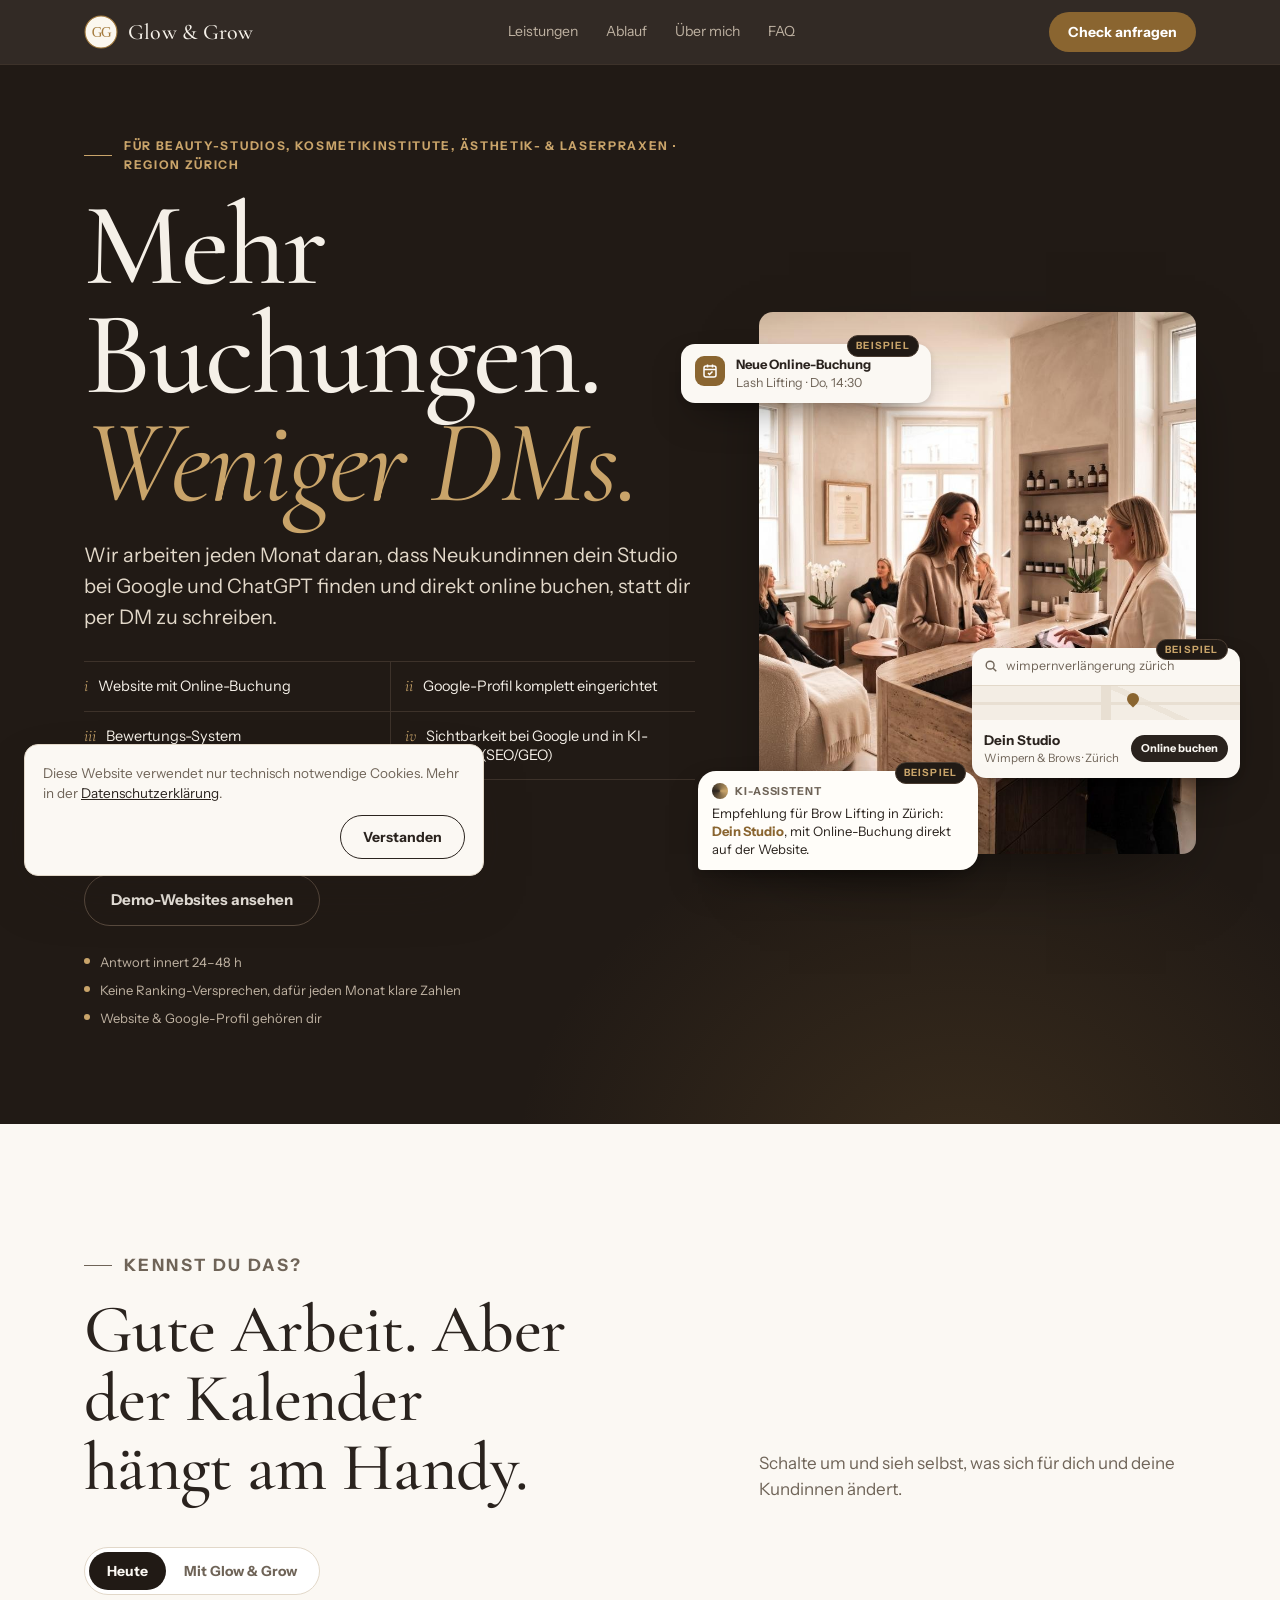
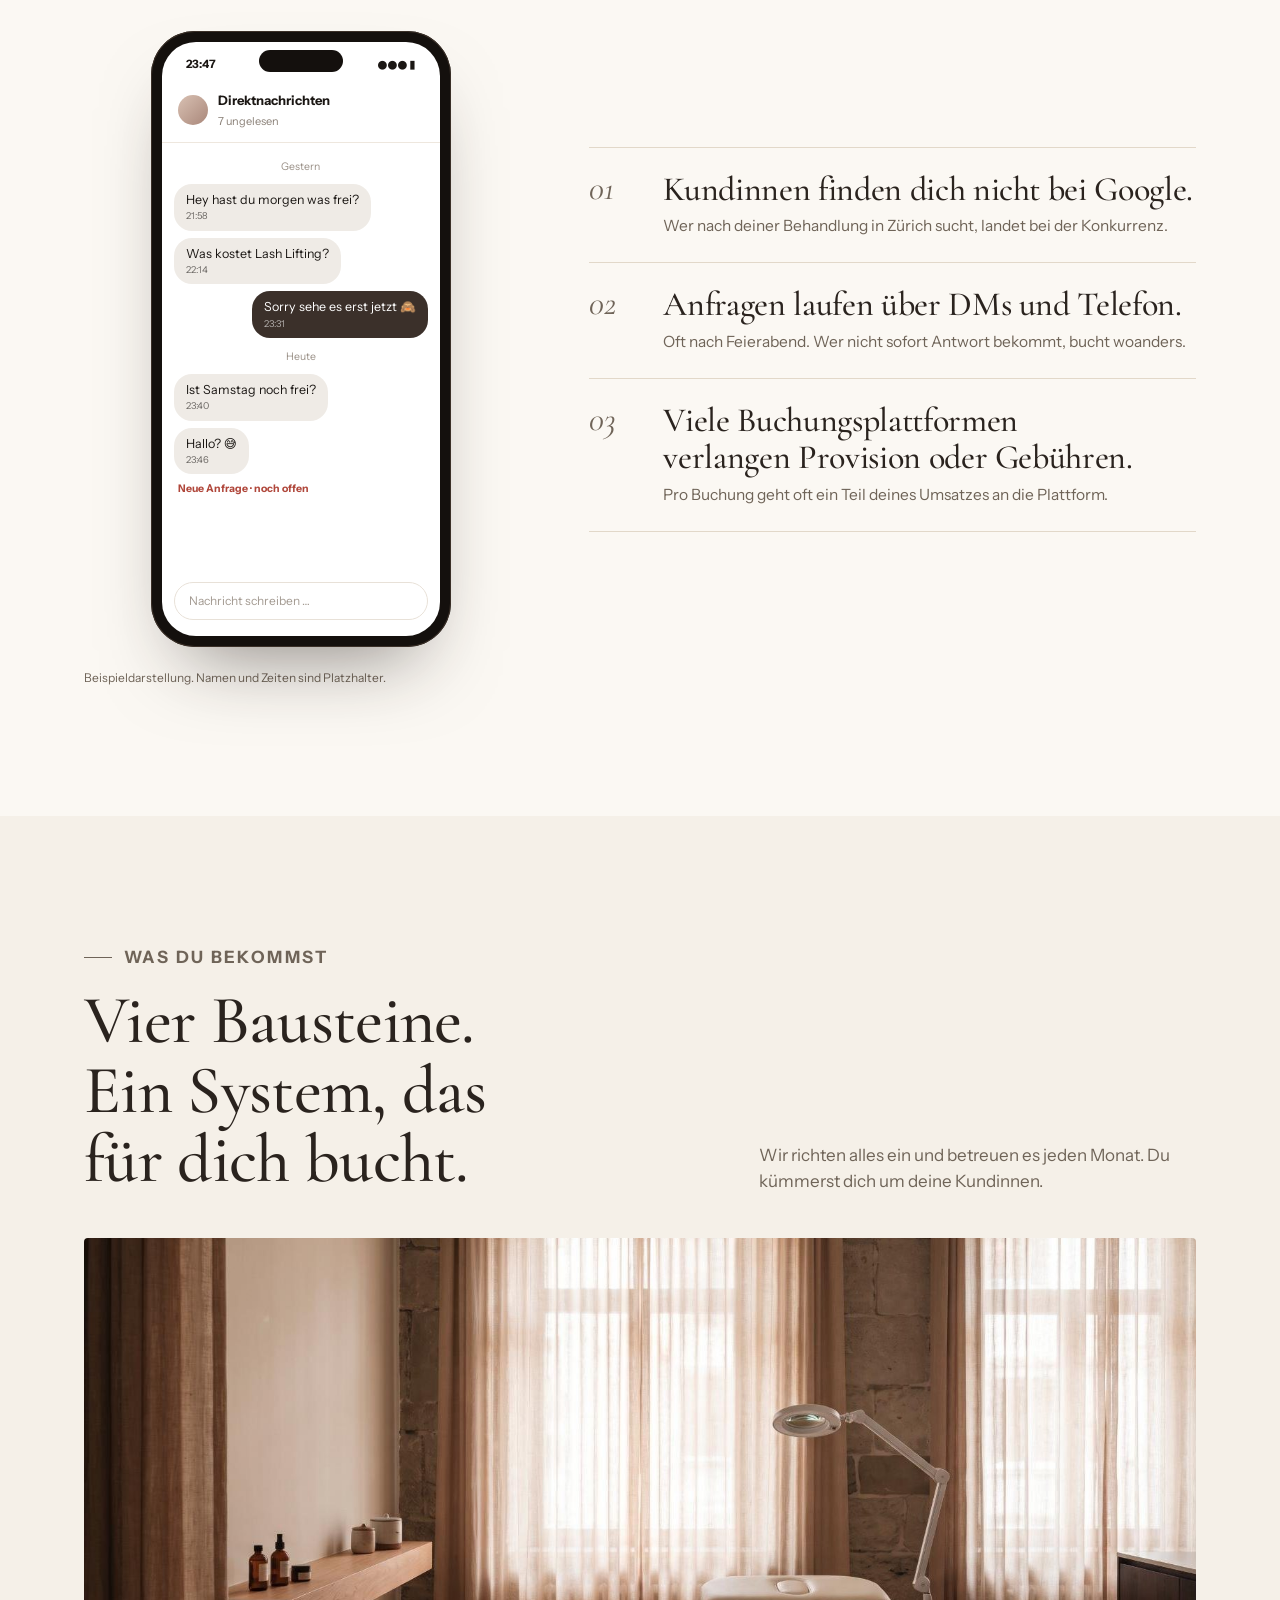
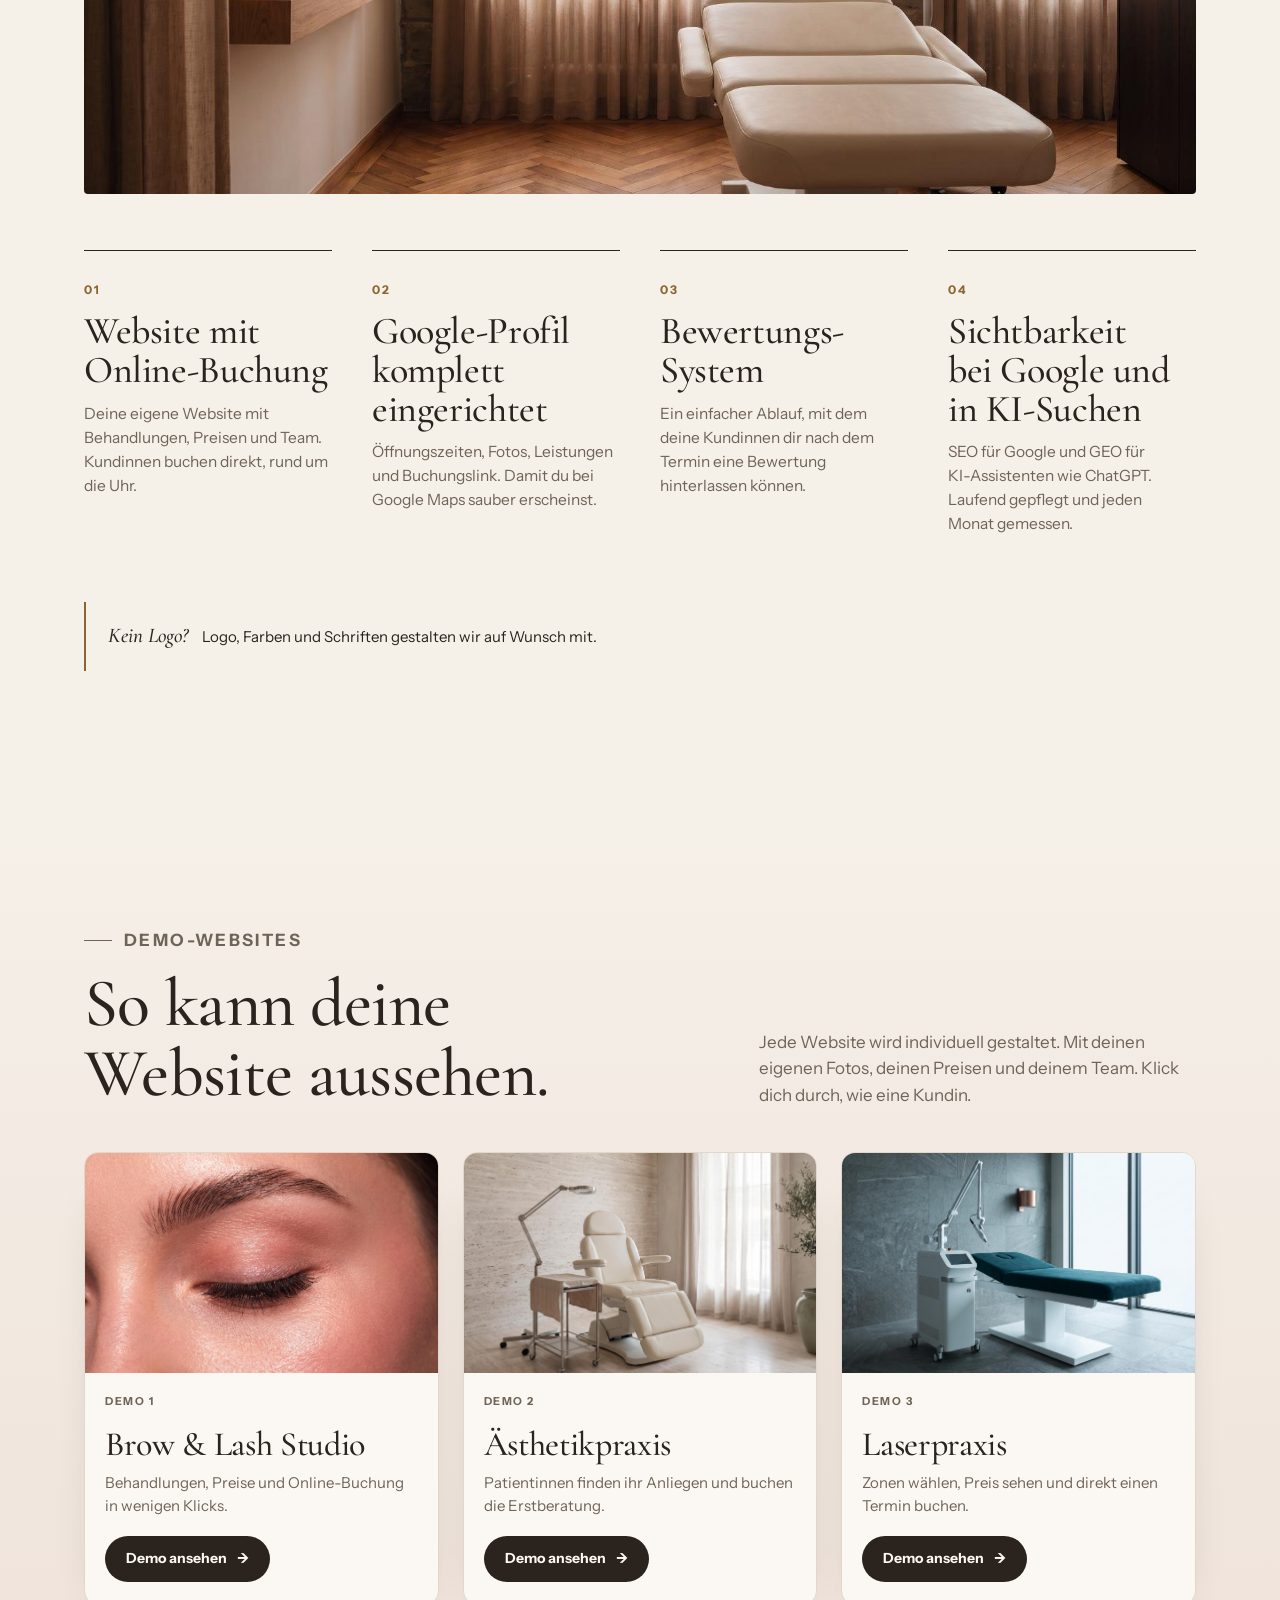
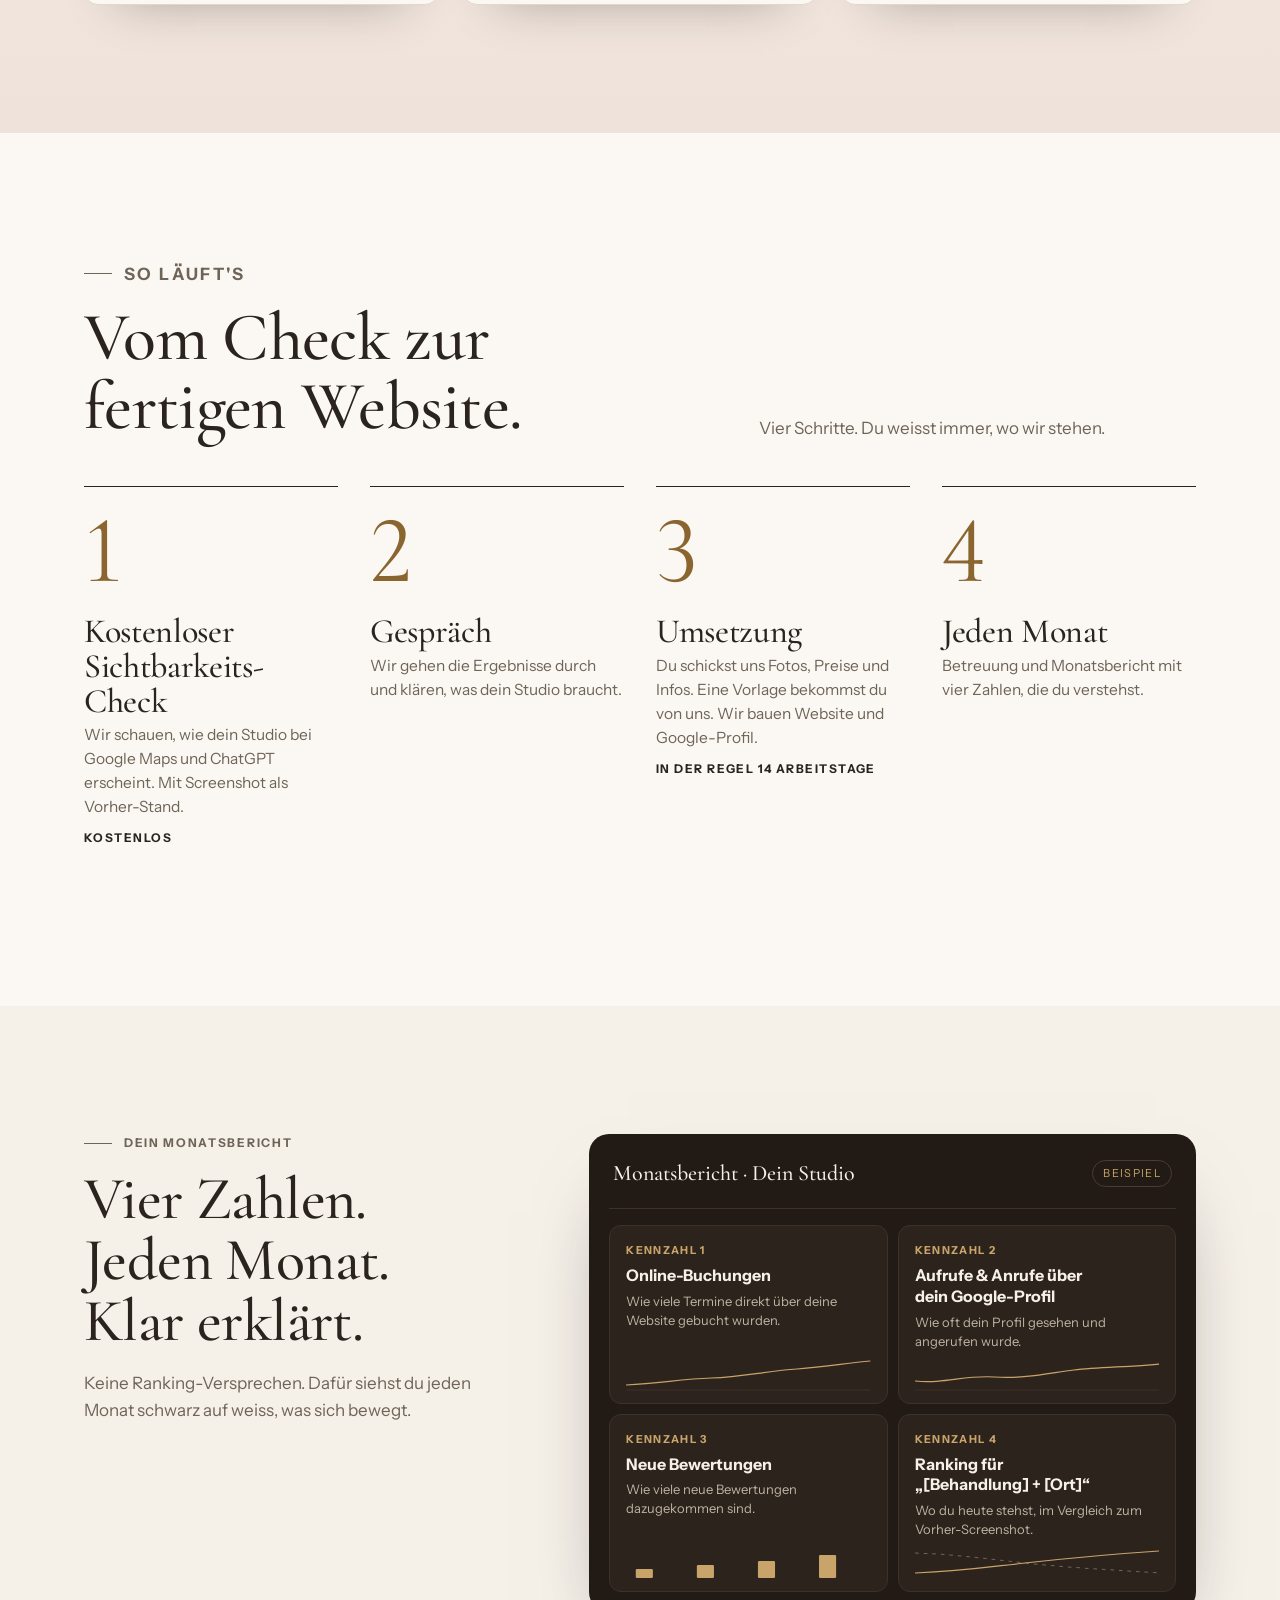
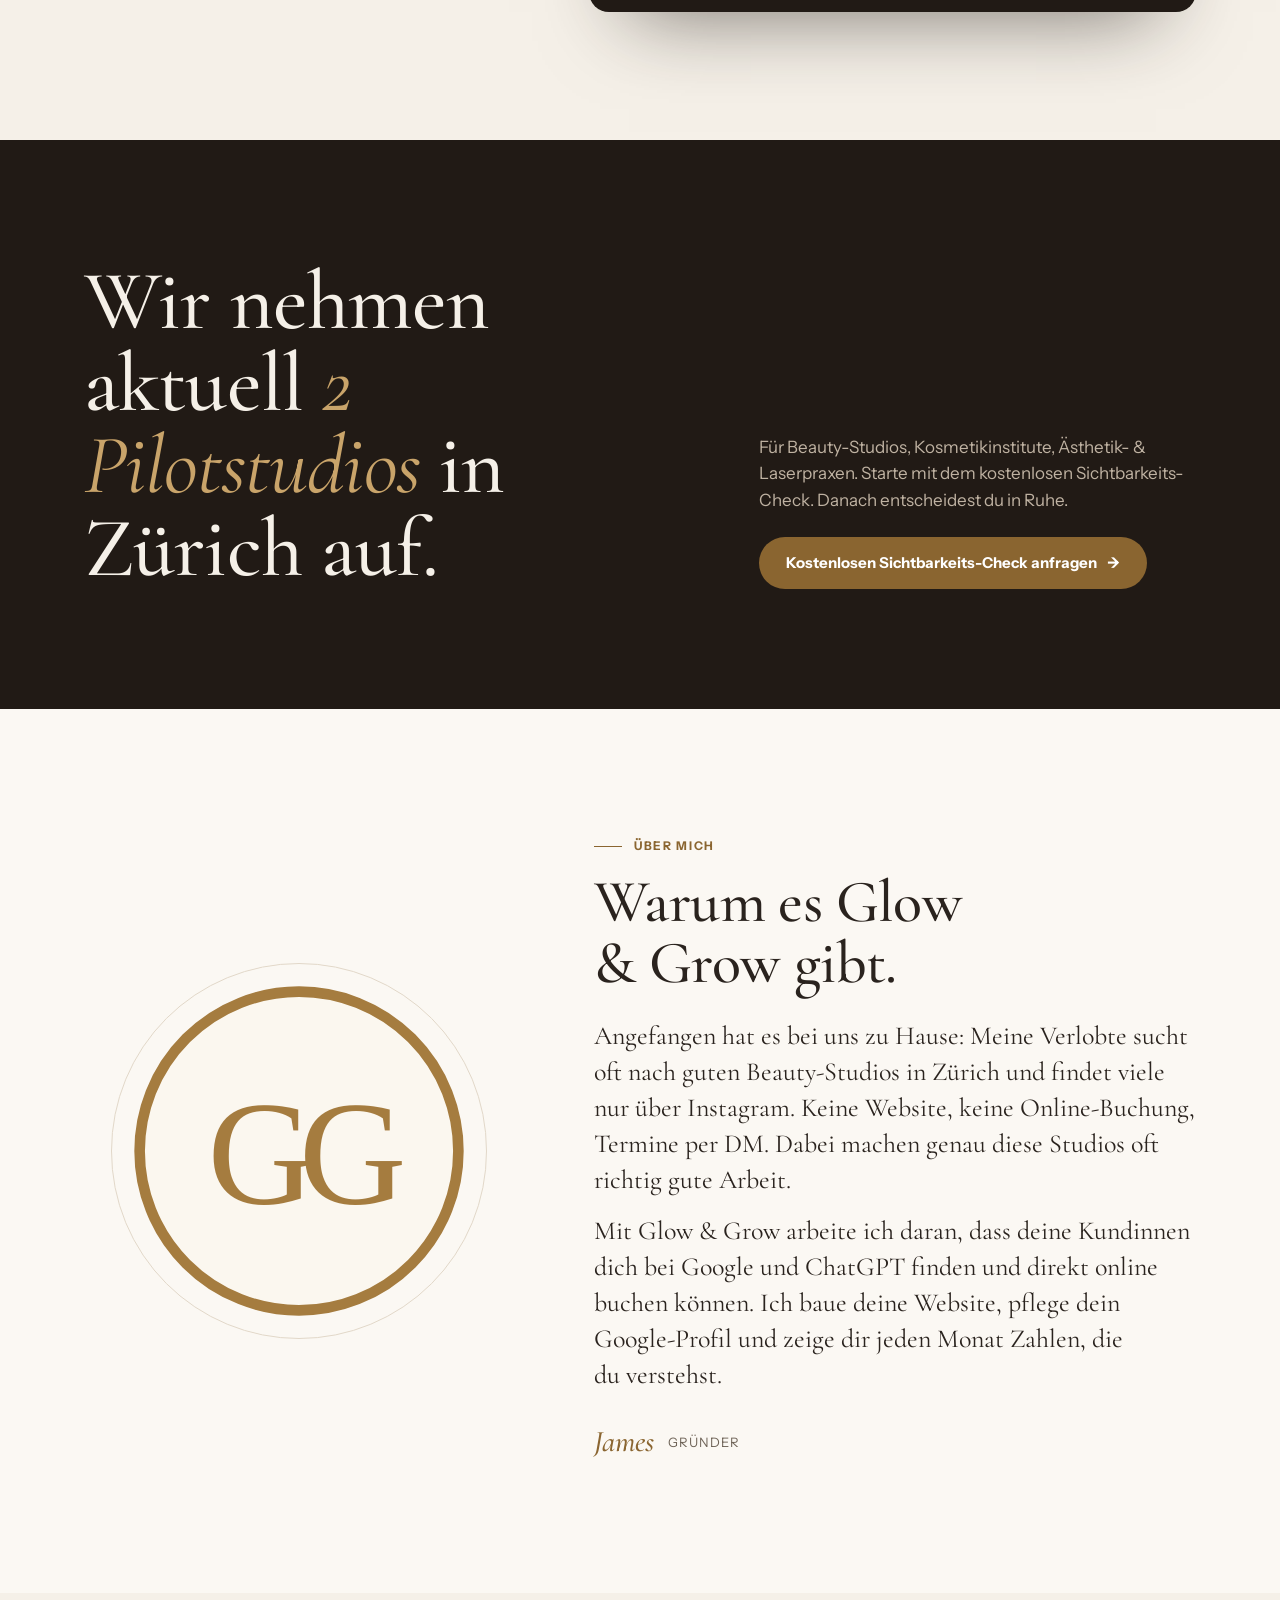
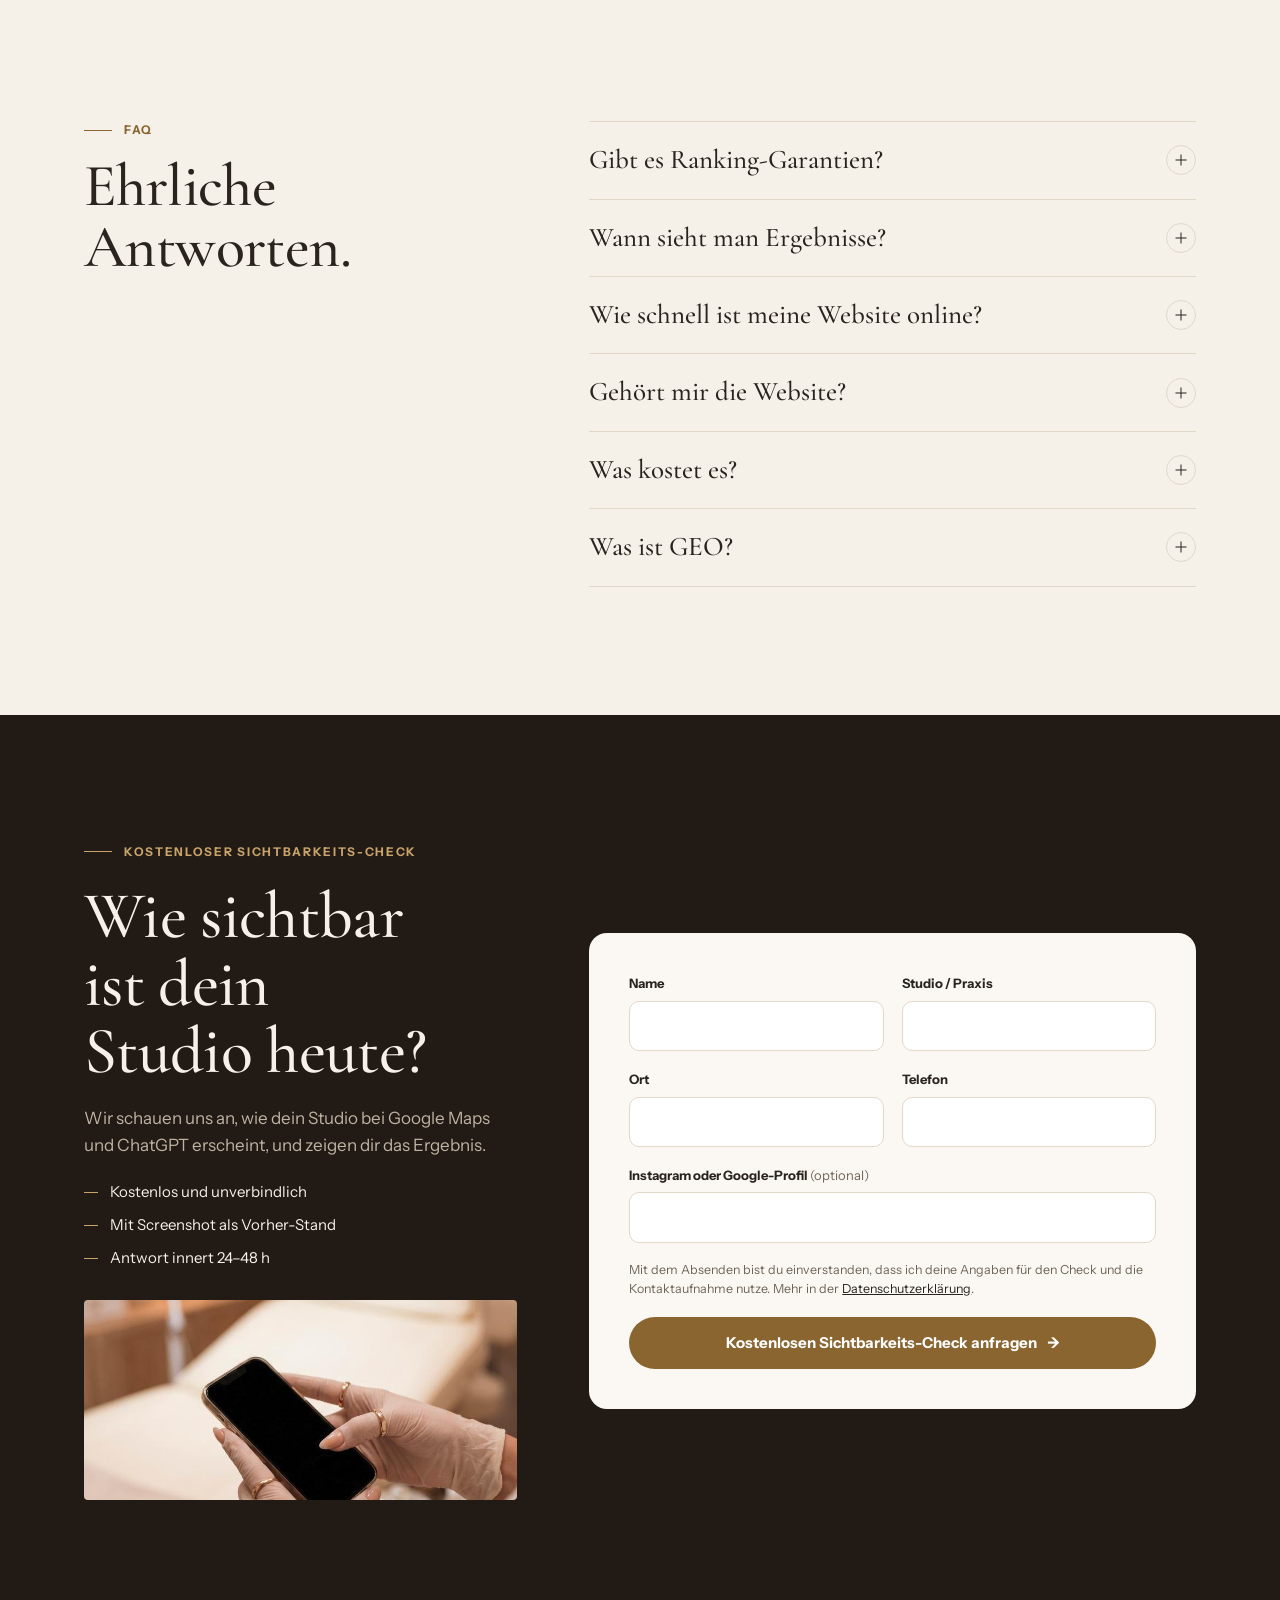
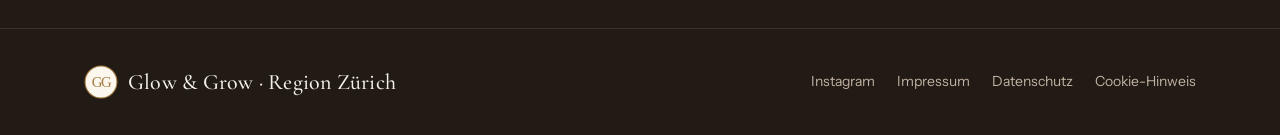
<file: v2/index.html>
<!doctype html>
<html lang="de-CH">
<head>
<meta charset="utf-8">
<meta name="viewport" content="width=device-width, initial-scale=1, viewport-fit=cover">
<meta name="robots" content="noindex, nofollow">
<link rel="icon" href="/favicon.svg" type="image/svg+xml">
<style>img{max-width:100%}[hidden]{display:none!important}body{margin:0}</style>
<title>Glow & Grow</title>
<style>
@font-face{font-family:"GG Serif";src:url([data-uri]) format("woff2");font-weight:300 700;font-style:normal;font-display:swap}
@font-face{font-family:"GG Serif";src:url([data-uri]) format("woff2");font-weight:300 700;font-style:italic;font-display:swap}

/* Schriften selbst gehostet (latin-Subset, SIL OFL). Serif: Crimson Pro als Ersatz, bis Cormorant Garamond lokal verfuegbar ist. */
@font-face{font-family:"GG Sans";src:url([data-uri]) format("woff");font-weight:400 500;font-style:normal;font-display:swap}
@font-face{font-family:"GG Sans";src:url([data-uri]) format("woff");font-weight:600 700;font-style:normal;font-display:swap}
/*
  Layout-Konzept:
  "Espresso-Hero mit Riesen-Serif-Headline links, Foto rechts mit schwebenden UI-Karten;
   darunter Ivory-Editorial-Sektionen im asymmetrischen 7/5-Raster."
*/
:root{
  color-scheme: light;
  --ivory:#f5f0e8;
  --paper:#fbf8f3;
  --espresso:#211a15;
  --espresso-2:#2c231c;
  --ink:#2a231e;
  --muted:#6f6458;
  --gold:#8a6530;
  --gold-soft:#c9a46a;
  --line:#e2d8c9;
  --on-dark:#f5f0e8;
  --on-dark-muted:#bfb2a2;
  --line-dark:#3d322a;
  --white:#ffffff;
  --rose:#e9d6cf;
  --serif:"GG Serif","Cormorant Garamond",Garamond,"Times New Roman",serif;
  --sans:"GG Sans","Instrument Sans",ui-sans-serif,system-ui,-apple-system,"Segoe UI",Roboto,Arial,sans-serif;
  --gutter:clamp(16px,5vw,64px);
  --max:1240px;
  --header-h:64px;
}
*,*::before,*::after{box-sizing:border-box}
html{scroll-behavior:smooth;scroll-padding-top:calc(var(--header-h) + 16px);-webkit-text-size-adjust:100%}
@media (prefers-reduced-motion:reduce){html{scroll-behavior:auto}}
body{margin:0;background:var(--ivory);color:var(--ink);font-family:var(--sans);font-size:17px;line-height:1.55;-webkit-font-smoothing:antialiased;overflow-x:hidden}
img{max-width:100%;display:block}
a{color:inherit}
h1,h2,h3{font-family:var(--serif);font-weight:500;line-height:1.02;margin:0;text-wrap:balance;letter-spacing:-.01em}
p{margin:0;text-wrap:pretty}
:focus-visible{outline:2px solid var(--gold);outline-offset:3px;border-radius:4px}
.wrap{max-width:var(--max);margin:0 auto;padding:0 var(--gutter)}
.sr-only{position:absolute;width:1px;height:1px;padding:0;margin:-1px;overflow:hidden;clip:rect(0,0,0,0);white-space:nowrap;border:0}
.eyebrow{font-family:var(--sans);font-size:12px;font-weight:600;letter-spacing:.14em;text-transform:uppercase;color:var(--gold)}
.kicker{display:flex;align-items:center;gap:12px}
.kicker::before{content:"";width:28px;height:1px;background:currentColor;flex:none}

/* Buttons */
.btn{display:inline-flex;align-items:center;justify-content:center;gap:10px;min-height:52px;padding:0 26px;border-radius:999px;font:600 15px/1.2 var(--sans);text-decoration:none;cursor:pointer;border:1px solid transparent;transition:background .2s,color .2s,border-color .2s,transform .2s}
.btn-gold{background:var(--gold);color:var(--white)}
.btn-gold:hover{background:#74552a}
.hero .eyebrow,.check .eyebrow,.pilot .eyebrow{color:var(--gold-soft)}
.hero :focus-visible,.check :focus-visible,.pilot :focus-visible,.footer :focus-visible{outline-color:var(--gold-soft)}
.cta-s{display:none}
@media (max-width:599px){.cta-l{display:none}.cta-s{display:inline}}
.btn-ghost-dark{border-color:#5a4b3f;color:var(--on-dark)}
.btn-ghost-dark:hover{border-color:var(--gold-soft);color:var(--gold-soft)}
.btn-ink{background:var(--ink);color:var(--paper)}
.btn-ink:hover{background:#000}
.btn .arr{transition:transform .2s}
.btn:hover .arr{transform:translateX(3px)}

/* Header */
.site-header{position:sticky;top:env(safe-area-inset-top,0px);z-index:50;background:rgba(33,26,21,.92);backdrop-filter:saturate(140%) blur(10px);-webkit-backdrop-filter:saturate(140%) blur(10px);border-bottom:1px solid var(--line-dark);color:var(--on-dark)}
.site-header .wrap{display:flex;align-items:center;justify-content:space-between;height:var(--header-h);gap:16px}
.brand{display:flex;align-items:center;gap:10px;text-decoration:none;font-family:var(--serif);font-size:22px;font-weight:500;letter-spacing:.01em;white-space:nowrap}
.brand img{width:34px;height:34px}
.nav{display:none;gap:28px;font-size:14px}
.nav a{text-decoration:none;color:var(--on-dark-muted);transition:color .2s}
.nav a:hover{color:var(--on-dark)}
.site-header .btn{min-height:40px;padding:0 18px;font-size:14px}
@media (min-width:900px){.nav{display:flex}}
@media (max-width:360px){.brand span{display:none}}

/* HERO */
.hero{background:var(--espresso);color:var(--on-dark);position:relative;overflow:hidden}
.hero::after{content:"";position:absolute;inset:auto -10% -40% 40%;height:70%;background:radial-gradient(closest-side,rgba(165,124,63,.18),transparent);pointer-events:none}
.hero-grid{display:grid;gap:44px;padding-top:40px;padding-bottom:56px;position:relative;z-index:1}
.hero h1{font-size:clamp(52px,12.5vw,118px);font-weight:500;line-height:.92;margin:18px 0 22px;letter-spacing:-.02em}
.hero h1 em{font-style:italic;color:var(--gold-soft);font-weight:400}
.hero .lead{font-size:clamp(17px,2.1vw,20px);color:#e2d8c9;max-width:34em}
.services{list-style:none;padding:0;margin:28px 0 30px;display:grid;grid-template-columns:1fr 1fr;border-top:1px solid var(--line-dark)}
.services li{display:flex;gap:10px;align-items:baseline;padding:13px 10px 13px 0;border-bottom:1px solid var(--line-dark);font-size:14.5px;line-height:1.35;color:var(--on-dark)}
.services li:nth-child(odd){padding-right:14px}
.services li:nth-child(even){padding-left:14px;border-left:1px solid var(--line-dark)}
.services .n{font-family:var(--serif);font-style:italic;color:var(--gold-soft);font-size:17px;flex:none}
.hero-ctas{display:flex;flex-wrap:wrap;gap:12px}
.trust{list-style:none;padding:0;margin:26px 0 0;display:flex;flex-direction:column;gap:8px;font-size:13px;color:var(--on-dark-muted)}
.trust li{display:flex;gap:10px;align-items:flex-start}
.trust li::before{content:"";width:6px;height:6px;margin-top:6px;border-radius:50%;background:var(--gold-soft);flex:none}

.hero-visual{position:relative;max-width:560px;width:100%;justify-self:center}
.hero-photo{position:relative;margin:0;border-radius:14px;overflow:hidden;aspect-ratio:794/986;box-shadow:0 30px 80px -30px rgba(0,0,0,.6)}
.hero-photo img{width:100%;height:100%;object-fit:cover;object-position:55% 40%}

.fcard{position:absolute;background:var(--paper);color:var(--ink);border-radius:14px;padding:12px 14px;box-shadow:0 18px 40px -16px rgba(0,0,0,.55),0 2px 6px rgba(0,0,0,.12);font-size:13px;line-height:1.35;width:min(250px,70%)}
.fcard .tag{position:absolute;top:-9px;right:12px;background:var(--espresso);color:var(--gold-soft);font-size:10px;font-weight:600;letter-spacing:.12em;text-transform:uppercase;padding:3px 8px;border-radius:999px;border:1px solid #4a3c31}
.fc-book{top:6%;left:-4%;display:flex;gap:11px;align-items:flex-start}
.fc-book .ic{width:30px;height:30px;border-radius:9px;background:var(--gold);flex:none;display:grid;place-items:center}
.fc-book .ic svg{width:16px;height:16px}
.fc-book b{display:block;font-weight:600;font-size:13px}
.fc-book small{color:var(--muted);font-size:12.5px}
.fc-search{top:62%;right:-4%;padding:0;width:min(268px,76%)}
.fc-search .bar{border-radius:14px 14px 0 0}
.fc-search .bar{display:flex;align-items:center;gap:8px;padding:10px 12px;border-bottom:1px solid var(--line);color:var(--muted);font-size:12.5px}
.fc-search .bar svg{width:14px;height:14px;flex:none}
.fc-search .res{padding:11px 12px 12px;display:flex;justify-content:space-between;align-items:center;gap:10px}
.fc-search .res b{display:block;font-size:13.5px}
.fc-search .res small{color:var(--muted);font-size:11.5px}
.fc-search .pill{background:var(--ink);color:var(--paper);font-size:11px;font-weight:600;padding:6px 10px;border-radius:999px;white-space:nowrap}
.fc-search .map{height:34px;background:
  linear-gradient(90deg,transparent 48%,#e8dfd2 48% 52%,transparent 52%),
  linear-gradient(0deg,transparent 45%,#e8dfd2 45% 52%,transparent 52%),
  linear-gradient(25deg,transparent 60%,#ece4d8 60% 64%,transparent 64%),#f3ede4;position:relative}
.fc-search .map::after{content:"";position:absolute;left:58%;top:7px;width:12px;height:12px;border-radius:50% 50% 50% 0;transform:rotate(-45deg);background:var(--gold)}
.fc-ai{bottom:-3%;left:2%;width:min(280px,82%);border-radius:18px 18px 18px 4px;background:#fffdf9}
.fc-ai .who{display:flex;align-items:center;gap:7px;font-size:11px;font-weight:600;letter-spacing:.08em;text-transform:uppercase;color:var(--muted);margin-bottom:6px}
.fc-ai .who i{width:16px;height:16px;border-radius:50%;background:conic-gradient(from 90deg,var(--gold-soft),var(--ink),var(--gold-soft));display:block}
.fc-ai p{font-size:13px}
.fc-ai mark{background:none;color:var(--gold);font-weight:600}

@media (prefers-reduced-motion:no-preference){
  .fcard{animation:rise .9s cubic-bezier(.2,.7,.2,1) backwards}
  .fc-book{animation-delay:.35s}
  .fc-search{animation-delay:.6s}
  .fc-ai{animation-delay:.85s}
  .hero-photo{animation:fadein 1.1s ease backwards}
}
@keyframes rise{from{opacity:0;transform:translateY(14px) scale(.98)}to{opacity:1;transform:none}}
@keyframes fadein{from{opacity:.0}to{opacity:1}}

@media (min-width:980px){
  .hero-grid{grid-template-columns:7fr 5fr;align-items:center;gap:64px;padding-top:72px;padding-bottom:96px}
  .hero-visual{justify-self:end}
  .fc-book{left:-18%}
  .fc-search{right:-10%}
  .fc-ai{left:-14%}
}
@media (max-width:979px){
  .hero-visual{margin-top:8px;padding:0 6px 48px}
}
@media (max-width:420px){
  .services{grid-template-columns:1fr}
  .services li:nth-child(even){padding-left:0;border-left:0}
  .fc-book{left:0;top:4%}
  .fc-search{right:0;top:51%}
  .fc-ai{left:0;bottom:-9%}
}

/* Sections generic */
section{position:relative}
.sec{padding:88px 0}
.sec-paper{background:var(--paper)}
.sec-head{display:grid;gap:18px;margin-bottom:44px}
.sec-head h2{font-size:clamp(38px,6.4vw,68px)}
.sec-head p{color:var(--muted);max-width:36em;font-size:17px}
@media (min-width:900px){
  .sec{padding:128px 0}
  .sec-head{grid-template-columns:7fr 5fr;align-items:end;gap:64px}
}

/* 1 Vorher/Nachher */
.toggle{display:inline-flex;background:var(--white);border:1px solid var(--line);border-radius:999px;padding:4px;margin-bottom:36px}
.toggle button{appearance:none;border:0;background:none;font:600 14px/1 var(--sans);color:var(--muted);padding:12px 18px;border-radius:999px;cursor:pointer;transition:background .25s,color .25s}
.toggle button[aria-selected="true"]{background:var(--espresso);color:var(--paper)}
.toggle button[aria-selected="true"].good{background:var(--gold);color:var(--white)}
.ba-panel{display:grid;gap:40px;align-items:center}
.ba-panel[hidden]{display:none}
@media (min-width:900px){.ba-panel{grid-template-columns:5fr 7fr;gap:72px}}

.phone{width:min(300px,100%);margin:0 auto;aspect-ratio:9/18.5;background:#14100d;border-radius:44px;padding:11px;box-shadow:0 40px 80px -36px rgba(33,26,21,.55),inset 0 0 0 1px #3a2f27;position:relative}
.phone::before{content:"";position:absolute;top:19px;left:50%;transform:translateX(-50%);width:84px;height:22px;border-radius:999px;background:#14100d;z-index:3}
.screen{width:100%;height:100%;border-radius:34px;overflow:hidden;display:flex;flex-direction:column;font-size:13px}
.statusbar{display:flex;justify-content:space-between;padding:14px 24px 6px;font-size:11.5px;font-weight:600}

/* DM screen */
.dm{background:#ffffff;color:#1b1714}
.dm-top{display:flex;align-items:center;gap:10px;padding:10px 16px 12px;border-bottom:1px solid #eee7de}
.dm-top .av{width:30px;height:30px;border-radius:50%;background:linear-gradient(135deg,#d9c1b3,#a9877a)}
.dm-top b{font-size:13px;display:block}
.dm-top small{font-size:11px;color:#8b8178}
.dm-body{flex:1;padding:12px 12px 8px;display:flex;flex-direction:column;gap:7px;overflow:hidden;background:#fff}
.dm-day{align-self:center;font-size:10.5px;color:#9a9087;margin:4px 0 2px}
.msg{max-width:78%;padding:8px 12px;border-radius:18px;line-height:1.3;font-size:12.5px;position:relative}
.msg.in{align-self:flex-start;background:#efebe6}
.msg.out{align-self:flex-end;background:#3b302a;color:#fff}
.msg time{display:block;font-size:9.5px;opacity:.6;margin-top:2px}
.dm-unread{align-self:flex-start;font-size:10.5px;color:#b0473b;font-weight:600;margin-left:4px}
.dm-input{margin:8px 12px 16px;border:1px solid #e8e1d8;border-radius:999px;padding:9px 14px;color:#a39a91;font-size:12px}

/* Booking screen */
.book{background:var(--paper);color:var(--ink)}
.book-head{padding:8px 18px 14px;border-bottom:1px solid var(--line)}
.book-head .studio{font-family:var(--serif);font-size:21px;font-weight:600;line-height:1.1}
.book-head small{color:var(--muted);font-size:11px;letter-spacing:.1em;text-transform:uppercase}
.book-body{padding:14px 16px;display:flex;flex-direction:column;gap:14px;flex:1}
.lbl{font-size:10.5px;font-weight:600;letter-spacing:.12em;text-transform:uppercase;color:var(--muted);margin-bottom:7px}
.svc{display:flex;flex-direction:column;gap:6px}
.svc div{display:flex;justify-content:space-between;align-items:center;border:1px solid var(--line);border-radius:10px;padding:9px 11px;background:var(--white);font-size:12.5px}
.svc div.on{border-color:var(--gold);box-shadow:inset 0 0 0 1px var(--gold)}
.svc div span{color:var(--muted);font-size:11px}
.days{display:grid;grid-template-columns:repeat(5,1fr);gap:5px}
.days span{border:1px solid var(--line);border-radius:10px;text-align:center;padding:6px 0;font-size:10.5px;color:var(--muted);background:var(--white);line-height:1.2}
.days span b{display:block;color:var(--ink);font-size:14px;font-weight:600}
.days span.on{background:var(--espresso);border-color:var(--espresso);color:var(--on-dark-muted)}
.days span.on b{color:var(--paper)}
.slots{display:grid;grid-template-columns:repeat(3,1fr);gap:5px}
.slots span{border:1px solid var(--line);border-radius:999px;text-align:center;padding:6px 0;font-size:11.5px;background:var(--white)}
.slots span.on{border-color:var(--gold);color:var(--gold);font-weight:600}
.slots span.off{color:#c3b9ac;text-decoration:line-through;background:transparent}
.book-cta{margin-top:auto;background:var(--gold);color:var(--white);text-align:center;border-radius:999px;padding:12px;font-weight:600;font-size:13px}

.points{list-style:none;padding:0;margin:0;display:grid;gap:0}
.points li{display:grid;grid-template-columns:56px 1fr;gap:6px 18px;padding:24px 0;border-top:1px solid var(--line)}
.points li:last-child{border-bottom:1px solid var(--line)}
.points .mk{font-family:var(--serif);font-size:34px;line-height:1;color:var(--muted);font-style:italic}
.points h3{font-size:clamp(25px,3.4vw,34px);line-height:1.08}
.points p{grid-column:2;color:var(--muted);font-size:15.5px}
.points.good .mk{color:var(--gold)}
.ba-note{margin-top:22px;font-size:12px;color:var(--muted)}

/* 2 Leistungen */
.offer-img{border-radius:4px;overflow:hidden;aspect-ratio:16/8;margin-bottom:56px;position:relative}
.offer-img img{width:100%;height:100%;object-fit:cover;object-position:60% 60%}
@media (max-width:640px){.offer-img{aspect-ratio:4/3;border-radius:0}}
.blocks{display:grid;gap:0;counter-reset:b}
.block{padding:30px 0;border-top:1px solid var(--ink);display:grid;gap:12px;align-content:start}
.block .no{font-size:12px;font-weight:600;letter-spacing:.14em;color:var(--gold)}
.block h3{font-size:clamp(28px,3.4vw,38px)}
.block p{color:var(--muted);font-size:15.5px;max-width:30em}
@media (min-width:760px){
  .blocks{grid-template-columns:1fr 1fr;column-gap:56px}
}
@media (min-width:1100px){
  .blocks{grid-template-columns:7fr 5fr 7fr 5fr;column-gap:40px}
  .blocks{grid-template-columns:1fr 1fr 1fr 1fr}
}
.extra{margin-top:36px;display:flex;gap:14px;align-items:baseline;font-size:15px;color:var(--ink);padding:18px 22px;background:var(--ivory);border-left:2px solid var(--gold)}
.extra b{font-family:var(--serif);font-style:italic;font-weight:500;font-size:21px;white-space:nowrap}

/* 3 Demo */
.demo{background:linear-gradient(180deg,var(--ivory) 0,#efe2da 100%)}
.demo-cards{list-style:none;padding:0;margin:0;display:grid;gap:20px}
@media (min-width:760px){.demo-cards{grid-template-columns:repeat(3,1fr);gap:24px}}
.dcard{background:var(--paper);border:1px solid var(--line);border-radius:14px;overflow:hidden;display:flex;flex-direction:column;box-shadow:0 24px 50px -36px rgba(33,26,21,.45)}
.dcard figure{margin:0;aspect-ratio:16/10;overflow:hidden;background:var(--line)}
.dcard img{width:100%;height:100%;object-fit:cover;transition:transform .6s ease}
@media (prefers-reduced-motion:no-preference){.dcard:hover img{transform:scale(1.03)}}
.dcard-body{padding:20px 20px 22px;display:flex;flex-direction:column;gap:8px;flex:1}
.dcard .eyebrow{font-size:11px}
.dcard h3{font-size:clamp(28px,3vw,34px)}
.dcard p{color:var(--muted);font-size:15px;margin-bottom:10px}
.dcard .btn{margin-top:auto;align-self:flex-start;min-height:46px;padding:0 20px;font-size:14px}

/* 4 Ablauf */
.steps{list-style:none;padding:0;margin:0;display:grid;gap:0}
.step{display:grid;grid-template-columns:auto 1fr;gap:4px 22px;padding:30px 0;border-top:1px solid var(--line);align-content:start}
.step:last-child{border-bottom:1px solid var(--line)}
.step .num{font-family:var(--serif);font-size:clamp(56px,8vw,96px);line-height:.8;color:var(--gold);font-weight:400;grid-row:1/4;min-width:.9em;font-variant-numeric:lining-nums}
.step h3{font-size:clamp(26px,3vw,34px);align-self:start}
.step p{color:var(--muted);font-size:15.5px;max-width:34em}
.step .meta{font-size:12px;font-weight:600;letter-spacing:.12em;text-transform:uppercase;color:var(--ink);margin-top:6px}
@media (min-width:900px){
  .steps{grid-template-columns:repeat(4,1fr);gap:0 32px}
  .step{grid-template-columns:1fr;border-bottom:0!important;border-top:1px solid var(--ink);padding-top:26px}
  .step .num{grid-row:auto;margin-bottom:22px}
}

/* 5 Monatsbericht */
.report-grid{display:grid;gap:44px;align-items:start}
@media (min-width:980px){.report-grid{grid-template-columns:5fr 7fr;gap:72px}}
.report-copy h2{font-size:clamp(38px,5.6vw,60px);margin:16px 0 18px}
.report-copy p{color:var(--muted)}
.dash{background:var(--espresso);color:var(--on-dark);border-radius:20px;padding:20px;box-shadow:0 40px 80px -40px rgba(33,26,21,.6)}
.dash-top{display:flex;justify-content:space-between;align-items:center;gap:12px;padding:2px 4px 18px;border-bottom:1px solid var(--line-dark);margin-bottom:16px;flex-wrap:wrap}
.dash-top b{font-family:var(--serif);font-size:22px;font-weight:500}
.dash-top span{font-size:11px;letter-spacing:.12em;text-transform:uppercase;color:var(--gold-soft);border:1px solid #4a3c31;padding:4px 10px;border-radius:999px}
.tiles{display:grid;gap:10px}
@media (min-width:560px){.tiles{grid-template-columns:1fr 1fr}}
.tile{background:var(--espresso-2);border:1px solid var(--line-dark);border-radius:12px;padding:16px 16px 12px;display:flex;flex-direction:column;gap:6px;min-height:150px}
.tile .t-lbl{font-size:11px;font-weight:600;letter-spacing:.12em;text-transform:uppercase;color:var(--gold-soft)}
.tile h3{font-family:var(--sans);font-weight:600;font-size:16px;line-height:1.3;letter-spacing:0}
.tile p{font-size:13px;color:var(--on-dark-muted);line-height:1.45}
.tile svg{margin-top:auto;width:100%;height:34px}
.tile.wide{grid-column:1/-1}

/* 6 Pilot */
.pilot{background:var(--espresso);color:var(--on-dark);padding:80px 0;overflow:hidden}
.pilot .wrap{display:grid;gap:32px;align-items:end}
.pilot h2{font-size:clamp(40px,7vw,84px);line-height:.98}
.pilot h2 em{color:var(--gold-soft);font-style:italic;font-weight:400}
.pilot p{color:var(--on-dark-muted);max-width:28em;margin-bottom:24px}
@media (min-width:900px){.pilot{padding:120px 0}.pilot .wrap{grid-template-columns:7fr 5fr;gap:64px}}

/* 7 Über mich */
.about-grid{display:grid;gap:40px;align-items:center}
@media (min-width:900px){.about-grid{grid-template-columns:5fr 7fr;gap:80px}}
.mono{position:relative;width:min(340px,80%);aspect-ratio:1;margin:0 auto;display:grid;place-items:center}
.mono img{width:100%;height:100%}
.mono::before{content:"";position:absolute;inset:-18px;border:1px solid var(--line);border-radius:50%}
.about-copy h2{font-size:clamp(38px,5.6vw,60px);margin:16px 0 24px}
.about-copy p{font-family:var(--serif);font-size:clamp(21px,2.4vw,26px);line-height:1.38;color:var(--ink);margin-bottom:16px}
.about-copy .eyebrow{font-family:var(--sans);font-size:12px;line-height:1.55;color:var(--gold);margin-bottom:0}
.sig{margin-top:26px;display:flex;align-items:center;gap:14px}
.sig b{font-family:var(--serif);font-style:italic;font-weight:500;font-size:30px;color:var(--gold)}
.sig span{font-size:13px;color:var(--muted);letter-spacing:.08em;text-transform:uppercase}

/* 8 FAQ */
.faq-grid{display:grid;gap:32px}
@media (min-width:900px){.faq-grid{grid-template-columns:5fr 7fr;gap:72px}}
.faq-grid h2{font-size:clamp(38px,5.6vw,60px);margin-top:16px}
.faq details{border-top:1px solid var(--line)}
.faq details:last-child{border-bottom:1px solid var(--line)}
.faq summary{list-style:none;cursor:pointer;display:flex;justify-content:space-between;align-items:center;gap:18px;padding:22px 0;font-family:var(--serif);font-size:clamp(22px,2.6vw,27px);font-weight:500;line-height:1.2}
.faq summary::-webkit-details-marker{display:none}
.faq summary .pm{flex:none;width:30px;height:30px;border:1px solid var(--line);border-radius:50%;position:relative;transition:transform .25s,border-color .25s}
.faq summary .pm::before,.faq summary .pm::after{content:"";position:absolute;left:50%;top:50%;width:11px;height:1px;background:var(--ink);transform:translate(-50%,-50%)}
.faq summary .pm::after{transform:translate(-50%,-50%) rotate(90deg);transition:opacity .2s}
.faq details[open] summary .pm{border-color:var(--gold)}
.faq details[open] summary .pm::after{opacity:0}
.faq details p{padding:0 48px 24px 0;color:var(--muted);font-size:16px}

/* 9 Formular */
.check{background:var(--espresso);color:var(--on-dark)}
.check-grid{display:grid;gap:44px}
@media (min-width:980px){.check-grid{grid-template-columns:5fr 7fr;gap:72px;align-items:center}}
.check h2{font-size:clamp(40px,6vw,66px);margin:16px 0 20px}
.check-copy p{color:var(--on-dark-muted);margin-bottom:22px;max-width:30em}
.check-photo{position:relative;border-radius:4px;overflow:hidden;aspect-ratio:794/700;max-width:420px;max-height:340px}
.check-photo img{width:100%;height:100%;object-fit:cover;object-position:50% 55%}
@media (min-width:980px){.check-photo{aspect-ratio:auto;height:200px;max-width:none}}
.check-list{list-style:none;padding:0;margin:0 0 30px;display:grid;gap:10px;font-size:15px}
.check-list li{display:flex;gap:12px}
.check-list li::before{content:"";width:14px;height:1px;background:var(--gold-soft);margin-top:12px;flex:none}
.form{background:var(--paper);color:var(--ink);border-radius:18px;padding:clamp(20px,4vw,40px);display:grid;gap:18px}
.form .row{display:grid;gap:18px}
@media (min-width:600px){.form .row{grid-template-columns:1fr 1fr}}
.field{display:grid;gap:7px}
.field label{font-size:13px;font-weight:600}
.field label .opt{font-weight:400;color:var(--muted)}
.field input{font:400 16px/1.3 var(--sans);color:var(--ink);background:var(--white);border:1px solid var(--line);border-radius:10px;padding:14px;width:100%;min-height:50px;transition:border-color .2s,box-shadow .2s}
.field input:focus{outline:none;border-color:var(--gold);box-shadow:0 0 0 3px rgba(165,124,63,.2)}
.field small{font-size:12.5px;color:var(--muted)}
.hp{position:absolute!important;left:-9999px!important;width:1px;height:1px;overflow:hidden}
.consent{font-size:12.5px;color:var(--muted);line-height:1.5}
.consent a{color:var(--ink)}
.form .btn{width:100%}
.form-ok{display:none;padding:28px 4px;text-align:left}
.form-ok h3{font-size:36px;margin-bottom:8px;color:var(--gold)}
.form.sent .form-fields{display:none}
.form.sent .form-ok{display:block}

/* Footer */
.footer{background:var(--espresso);color:var(--on-dark-muted);border-top:1px solid var(--line-dark);padding:36px 0 calc(36px + env(safe-area-inset-bottom,0px));font-size:14px}
.footer .wrap{display:flex;flex-wrap:wrap;gap:20px;align-items:center;justify-content:space-between}
.footer .brand{color:var(--on-dark)}
.footer nav{display:flex;gap:22px;flex-wrap:wrap}
.footer a{text-decoration:none}
.footer a:hover{color:var(--on-dark)}

/* Cookie-Hinweis */
.footer .linkbtn{appearance:none;background:none;border:0;padding:0;font:inherit;color:inherit;cursor:pointer}
.footer .linkbtn:hover{color:var(--on-dark)}
.cookie{position:fixed;left:16px;right:16px;bottom:calc(16px + env(safe-area-inset-bottom,0px));z-index:80;max-width:460px;background:var(--paper);color:var(--ink);border:1px solid var(--line);border-radius:14px;padding:18px 18px 16px;box-shadow:0 24px 60px -24px rgba(33,26,21,.55);font-size:14px;line-height:1.5}
.cookie[hidden]{display:none}
@media (min-width:600px){.cookie{left:24px;right:auto;bottom:24px}}
.cookie p{color:var(--muted);font-size:13.5px}
.cookie p a{color:var(--ink)}
.cookie-actions{display:flex;justify-content:flex-end;margin-top:12px}
.cookie-actions .btn{min-height:44px;padding:0 22px;font-size:14px}
.btn-line{border-color:var(--ink);color:var(--ink);background:transparent}
.btn-line:hover{background:var(--ink);color:var(--paper)}
</style>
</head>
<body>


<header class="site-header">
  <div class="wrap">
    <a class="brand" href="#top" aria-label="Glow & Grow, zum Seitenanfang">
      <img src="favicon.svg" alt="" width="34" height="34">
      <span>Glow &amp; Grow</span>
    </a>
    <nav class="nav" aria-label="Hauptnavigation">
      <a href="#leistungen">Leistungen</a>
      <a href="#ablauf">Ablauf</a>
      <a href="#ueber-mich">Über mich</a>
      <a href="#faq">FAQ</a>
    </nav>
    <a class="btn btn-gold" href="#check">Check anfragen</a>
  </div>
</header>

<main id="top">
<!-- HERO -->
<section class="hero" aria-labelledby="hero-title">
  <div class="wrap hero-grid">
    <div class="hero-copy">
      <p class="eyebrow kicker">Für Beauty-Studios, Kosmetikinstitute, Ästhetik- &amp; Laserpraxen · Region Zürich</p>
      <h1 id="hero-title">Mehr Buchungen.<br><em>Weniger DMs.</em></h1>
      <p class="lead">Wir arbeiten jeden Monat daran, dass Neukundinnen dein Studio bei Google und ChatGPT finden und direkt online buchen, statt dir per DM zu schreiben.</p>
      <ul class="services" aria-label="Leistungen auf einen Blick">
        <li><span class="n">i</span>Website mit Online-Buchung</li>
        <li><span class="n">ii</span>Google-Profil komplett eingerichtet</li>
        <li><span class="n">iii</span>Bewertungs-System</li>
        <li><span class="n">iv</span>Sichtbarkeit bei Google und in KI-Suchen (SEO/GEO)</li>
      </ul>
      <div class="hero-ctas">
        <a class="btn btn-gold" href="#check"><span class="cta-l">Kostenlosen Sichtbarkeits-Check anfragen</span><span class="cta-s">Gratis-Check anfragen</span> <span class="arr" aria-hidden="true">→</span></a>
        <a class="btn btn-ghost-dark" href="#demo">Demo-Websites ansehen</a>
      </div>
      <ul class="trust">
        <li>Antwort innert 24–48 h</li>
        <li>Keine Ranking-Versprechen, dafür jeden Monat klare Zahlen</li>
        <li>Website &amp; Google-Profil gehören dir</li>
      </ul>
    </div>

    <div class="hero-visual">
      <figure class="hero-photo">
        <img src="img/gg-reception.jpg" alt="Lebhafter Empfang einer Ästhetikpraxis: Eine Kundin lacht mit der Mitarbeiterin am Travertin-Tresen, im Hintergrund warten Kundinnen in der Lounge" width="794" height="986" fetchpriority="high">
      </figure>

      <div class="fcard fc-book" aria-label="Beispiel: Benachrichtigung über neue Online-Buchung">
        <span class="tag">Beispiel</span>
        <span class="ic" aria-hidden="true"><svg viewBox="0 0 16 16" fill="none" stroke="#fff" stroke-width="1.5"><rect x="2" y="3" width="12" height="11" rx="2"/><path d="M2 6.5h12M5.5 1.5v3M10.5 1.5v3M6 10l1.5 1.5L10.5 8.5"/></svg></span>
        <span><b>Neue Online-Buchung</b><small>Lash Lifting · Do, 14:30</small></span>
      </div>

      <div class="fcard fc-search" aria-label="Beispiel: lokale Suche nach Wimpernverlängerung in Zürich">
        <span class="tag">Beispiel</span>
        <div class="bar"><svg viewBox="0 0 16 16" fill="none" stroke="currentColor" stroke-width="1.6" aria-hidden="true"><circle cx="7" cy="7" r="4.5"/><path d="M10.5 10.5 14 14"/></svg>wimpernverlängerung zürich</div>
        <div class="map" aria-hidden="true"></div>
        <div class="res"><span><b>Dein Studio</b><small>Wimpern &amp; Brows · Zürich</small></span><span class="pill">Online buchen</span></div>
      </div>

      <div class="fcard fc-ai" aria-label="Beispiel: Antwort eines KI-Assistenten">
        <span class="tag">Beispiel</span>
        <div class="who"><i aria-hidden="true"></i>KI-Assistent</div>
        <p>Empfehlung für Brow Lifting in Zürich: <mark>Dein Studio</mark>, mit Online-Buchung direkt auf der Website.</p>
      </div>
    </div>
  </div>
</section>

<!-- 1 Kennst du das? -->
<section class="sec sec-paper" aria-labelledby="ba-title">
  <div class="wrap">
    <div class="sec-head">
      <div>
        <p class="eyebrow kicker">Kennst du das?</p>
        <h2 id="ba-title" style="margin-top:16px">Gute Arbeit. Aber der Kalender hängt am Handy.</h2>
      </div>
      <p>Schalte um und sieh selbst, was sich für dich und deine Kundinnen ändert.</p>
    </div>

    <div class="toggle" role="tablist" aria-label="Vorher und Nachher">
      <button type="button" role="tab" id="tab-heute" aria-controls="panel-heute" aria-selected="true">Heute</button>
      <button type="button" role="tab" id="tab-gg" class="good" aria-controls="panel-gg" aria-selected="false" tabindex="-1">Mit Glow &amp; Grow</button>
    </div>

    <div class="ba-panel" id="panel-heute" role="tabpanel" aria-labelledby="tab-heute">
      <div class="phone" aria-label="Handy-Ansicht: chaotischer DM-Verlauf am späten Abend" role="img">
        <div class="screen dm">
          <div class="statusbar"><span>23:47</span><span>●●● ▮</span></div>
          <div class="dm-top"><span class="av"></span><span><b>Direktnachrichten</b><small>7 ungelesen</small></span></div>
          <div class="dm-body">
            <span class="dm-day">Gestern</span>
            <div class="msg in">Hey hast du morgen was frei?<time>21:58</time></div>
            <div class="msg in">Was kostet Lash Lifting?<time>22:14</time></div>
            <div class="msg out">Sorry sehe es erst jetzt 🙈<time>23:31</time></div>
            <span class="dm-day">Heute</span>
            <div class="msg in">Ist Samstag noch frei?<time>23:40</time></div>
            <div class="msg in">Hallo? 😅<time>23:46</time></div>
            <span class="dm-unread">Neue Anfrage · noch offen</span>
          </div>
          <div class="dm-input">Nachricht schreiben …</div>
        </div>
      </div>
      <div>
        <ul class="points">
          <li><span class="mk" aria-hidden="true">01</span><h3>Kundinnen finden dich nicht bei Google.</h3><p>Wer nach deiner Behandlung in Zürich sucht, landet bei der Konkurrenz.</p></li>
          <li><span class="mk" aria-hidden="true">02</span><h3>Anfragen laufen über DMs und Telefon.</h3><p>Oft nach Feierabend. Wer nicht sofort Antwort bekommt, bucht woanders.</p></li>
          <li><span class="mk" aria-hidden="true">03</span><h3>Viele Buchungsplattformen verlangen Provision oder Gebühren.</h3><p>Pro Buchung geht oft ein Teil deines Umsatzes an die Plattform.</p></li>
        </ul>
      </div>
    </div>

    <div class="ba-panel" id="panel-gg" role="tabpanel" aria-labelledby="tab-gg" hidden>
      <div class="phone" aria-label="Handy-Ansicht: übersichtliche Online-Buchung mit freien Zeiten" role="img">
        <div class="screen book">
          <div class="statusbar"><span>23:47</span><span>●●● ▮</span></div>
          <div class="book-head"><small>Online buchen</small><div class="studio">Dein Studio</div></div>
          <div class="book-body">
            <div>
              <div class="lbl">Behandlung</div>
              <div class="svc">
                <div class="on">Lash Lifting <span>gewählt</span></div>
                <div>Brow Lifting <span>wählen</span></div>
              </div>
            </div>
            <div>
              <div class="lbl">Tag</div>
              <div class="days"><span>Mi<b>15</b></span><span class="on">Do<b>16</b></span><span>Fr<b>17</b></span><span>Sa<b>18</b></span><span>Mo<b>20</b></span></div>
            </div>
            <div>
              <div class="lbl">Freie Zeiten</div>
              <div class="slots"><span class="off">09:00</span><span>11:15</span><span class="on">14:30</span><span>16:00</span><span class="off">17:30</span><span>18:15</span></div>
            </div>
            <div class="book-cta">Termin buchen</div>
          </div>
        </div>
      </div>
      <div>
        <ul class="points good">
          <li><span class="mk" aria-hidden="true">01</span><h3>Sichtbar bei Google &amp; ChatGPT.</h3><p>Wir arbeiten jeden Monat daran, dass dein Studio auftaucht, wenn jemand nach deiner Behandlung in deiner Nähe sucht.</p></li>
          <li><span class="mk" aria-hidden="true">02</span><h3>Kundinnen buchen selbst, rund um die Uhr.</h3><p>Behandlung wählen, Zeit wählen, fertig. Du musst nicht mehr nachts antworten.</p></li>
          <li><span class="mk" aria-hidden="true">03</span><h3>Buchungen über deine eigene Website.</h3></li>
        </ul>
      </div>
    </div>
    <p class="ba-note">Beispieldarstellung. Namen und Zeiten sind Platzhalter.</p>
  </div>
</section>

<!-- 2 Was du bekommst -->
<section class="sec" id="leistungen" aria-labelledby="off-title">
  <div class="wrap">
    <div class="sec-head">
      <div>
        <p class="eyebrow kicker">Was du bekommst</p>
        <h2 id="off-title" style="margin-top:16px">Vier Bausteine. Ein System, das für dich bucht.</h2>
      </div>
      <p>Wir richten alles ein und betreuen es jeden Monat. Du kümmerst dich um deine Kundinnen.</p>
    </div>
    <figure class="offer-img" style="margin-left:0;margin-right:0;margin-top:0">
      <img src="img/gg-studio-wide.jpg" alt="Ruhiger Behandlungsraum mit Leinenvorhängen, heller Liege und Fischgrat-Parkett" width="1591" height="887">
    </figure>
    <div class="blocks">
      <article class="block"><span class="no">01</span><h3>Website mit Online-Buchung</h3><p>Deine eigene Website mit Behandlungen, Preisen und Team. Kundinnen buchen direkt, rund um die Uhr.</p></article>
      <article class="block"><span class="no">02</span><h3>Google-Profil komplett eingerichtet</h3><p>Öffnungszeiten, Fotos, Leistungen und Buchungslink. Damit du bei Google Maps sauber erscheinst.</p></article>
      <article class="block"><span class="no">03</span><h3>Bewertungs-System</h3><p>Ein einfacher Ablauf, mit dem deine Kundinnen dir nach dem Termin eine Bewertung hinterlassen können.</p></article>
      <article class="block"><span class="no">04</span><h3>Sichtbarkeit bei Google und in KI-Suchen</h3><p>SEO für Google und GEO für KI-Assistenten wie ChatGPT. Laufend gepflegt und jeden Monat gemessen.</p></article>
    </div>
    <p class="extra"><b>Kein Logo?</b><span>Logo, Farben und Schriften gestalten wir auf Wunsch mit.</span></p>
  </div>
</section>

<!-- 3 Demo -->
<section class="sec demo" id="demo" aria-labelledby="demo-title">
  <div class="wrap">
    <div class="sec-head">
      <div>
        <p class="eyebrow kicker">Demo-Websites</p>
        <h2 id="demo-title" style="margin-top:16px">So kann deine Website aussehen.</h2>
      </div>
      <p>Jede Website wird individuell gestaltet. Mit deinen eigenen Fotos, deinen Preisen und deinem Team. Klick dich durch, wie eine Kundin.</p>
    </div>
    <ul class="demo-cards">
      <li class="dcard">
        <figure><img src="img/demo-eye-wide.jpg" alt="Nahaufnahme eines Auges mit gepflegten Wimpern und Brauen in Rosé-Tönen" width="1591" height="1066" loading="lazy"></figure>
        <div class="dcard-body">
          <p class="eyebrow">Demo 1</p>
          <h3>Brow &amp; Lash Studio</h3>
          <p>Behandlungen, Preise und Online-Buchung in wenigen Klicks.</p>
          <a class="btn btn-ink" href="/demo-lash/">Demo ansehen <span class="arr" aria-hidden="true">→</span></a>
        </div>
      </li>
      <li class="dcard">
        <figure><img src="img/a-hero.jpg" alt="Heller Behandlungsraum einer Ästhetikpraxis mit Travertin-Wänden" width="1591" height="887" loading="lazy"></figure>
        <div class="dcard-body">
          <p class="eyebrow">Demo 2</p>
          <h3>Ästhetikpraxis</h3>
          <p>Patientinnen finden ihr Anliegen und buchen die Erstberatung.</p>
          <a class="btn btn-ink" href="/demo-aesthetik/">Demo ansehen <span class="arr" aria-hidden="true">→</span></a>
        </div>
      </li>
      <li class="dcard">
        <figure><img src="img/b-hero.jpg" alt="Moderner Laserraum mit Behandlungsliege in Petrol- und Steintönen" width="1591" height="887" loading="lazy"></figure>
        <div class="dcard-body">
          <p class="eyebrow">Demo 3</p>
          <h3>Laserpraxis</h3>
          <p>Zonen wählen, Preis sehen und direkt einen Termin buchen.</p>
          <a class="btn btn-ink" href="/demo-laser/">Demo ansehen <span class="arr" aria-hidden="true">→</span></a>
        </div>
      </li>
    </ul>
  </div>
</section>

<!-- 4 Ablauf -->
<section class="sec sec-paper" id="ablauf" aria-labelledby="steps-title">
  <div class="wrap">
    <div class="sec-head">
      <div>
        <p class="eyebrow kicker">So läuft's</p>
        <h2 id="steps-title" style="margin-top:16px">Vom Check zur fertigen Website.</h2>
      </div>
      <p>Vier Schritte. Du weisst immer, wo wir stehen.</p>
    </div>
    <ol class="steps">
      <li class="step"><span class="num" aria-hidden="true">1</span><h3>Kostenloser Sichtbarkeits-Check</h3><p>Wir schauen, wie dein Studio bei Google Maps und ChatGPT erscheint. Mit Screenshot als Vorher-Stand.</p><span class="meta">Kostenlos</span></li>
      <li class="step"><span class="num" aria-hidden="true">2</span><h3>Gespräch</h3><p>Wir gehen die Ergebnisse durch und klären, was dein Studio braucht.</p></li>
      <li class="step"><span class="num" aria-hidden="true">3</span><h3>Umsetzung</h3><p>Du schickst uns Fotos, Preise und Infos. Eine Vorlage bekommst du von uns. Wir bauen Website und Google-Profil.</p><span class="meta">In der Regel 14 Arbeitstage</span></li>
      <li class="step"><span class="num" aria-hidden="true">4</span><h3>Jeden Monat</h3><p>Betreuung und Monatsbericht mit vier Zahlen, die du verstehst.</p></li>
    </ol>
  </div>
</section>

<!-- 5 Monatsbericht -->
<section class="sec" aria-labelledby="rep-title">
  <div class="wrap report-grid">
    <div class="report-copy">
      <p class="eyebrow kicker">Dein Monatsbericht</p>
      <h2 id="rep-title">Vier Zahlen. Jeden Monat. Klar erklärt.</h2>
      <p>Keine Ranking-Versprechen. Dafür siehst du jeden Monat schwarz auf weiss, was sich bewegt.</p>
    </div>
    <div class="dash" role="img" aria-label="Beispiel-Dashboard mit vier Kennzahlen: Online-Buchungen, Aufrufe und Anrufe über das Google-Profil, neue Bewertungen, Ranking">
      <div class="dash-top"><b>Monatsbericht · Dein Studio</b><span>Beispiel</span></div>
      <div class="tiles">
        <div class="tile"><span class="t-lbl">Kennzahl 1</span><h3>Online-Buchungen</h3><p>Wie viele Termine direkt über deine Website gebucht wurden.</p>
          <svg viewBox="0 0 200 34" preserveAspectRatio="none" aria-hidden="true"><path d="M0 28 C30 26 45 22 70 21 S115 14 140 12 S180 6 200 4" fill="none" stroke="#c9a46a" stroke-width="1.2"/><path d="M0 33H200" stroke="#3d322a"/></svg></div>
        <div class="tile"><span class="t-lbl">Kennzahl 2</span><h3>Aufrufe &amp; Anrufe über dein Google-Profil</h3><p>Wie oft dein Profil gesehen und angerufen wurde.</p>
          <svg viewBox="0 0 200 34" preserveAspectRatio="none" aria-hidden="true"><path d="M0 24 C25 27 40 18 65 20 S110 16 130 13 S175 10 200 7" fill="none" stroke="#c9a46a" stroke-width="1.2"/><path d="M0 33H200" stroke="#3d322a"/></svg></div>
        <div class="tile"><span class="t-lbl">Kennzahl 3</span><h3>Neue Bewertungen</h3><p>Wie viele neue Bewertungen dazugekommen sind.</p>
          <svg viewBox="0 0 200 34" preserveAspectRatio="none" aria-hidden="true"><g fill="#c9a46a"><rect x="8" y="24" width="14" height="9" rx="1"/><rect x="58" y="20" width="14" height="13" rx="1"/><rect x="108" y="16" width="14" height="17" rx="1"/><rect x="158" y="10" width="14" height="23" rx="1"/></g></svg></div>
        <div class="tile"><span class="t-lbl">Kennzahl 4</span><h3>Ranking für „[Behandlung] + [Ort]“</h3><p>Wo du heute stehst, im Vergleich zum Vorher-Screenshot.</p>
          <svg viewBox="0 0 200 34" preserveAspectRatio="none" aria-hidden="true"><path d="M0 8 C40 10 60 14 90 18 S150 24 200 28" fill="none" stroke="#6f6458" stroke-width="1" stroke-dasharray="3 4"/><path d="M0 28 C40 26 60 22 90 18 S150 10 200 6" fill="none" stroke="#c9a46a" stroke-width="1.2"/></svg></div>
      </div>
    </div>
  </div>
</section>

<!-- 6 Pilot -->
<section class="pilot" aria-labelledby="pilot-title">
  <div class="wrap">
    <h2 id="pilot-title">Wir nehmen aktuell <em>2 Pilotstudios</em> in Zürich auf.</h2>
    <div>
      <p>Für Beauty-Studios, Kosmetikinstitute, Ästhetik- &amp; Laserpraxen. Starte mit dem kostenlosen Sichtbarkeits-Check. Danach entscheidest du in Ruhe.</p>
      <a class="btn btn-gold" href="#check"><span class="cta-l">Kostenlosen Sichtbarkeits-Check anfragen</span><span class="cta-s">Gratis-Check anfragen</span> <span class="arr" aria-hidden="true">→</span></a>
    </div>
  </div>
</section>

<!-- 7 Über mich -->
<section class="sec sec-paper" id="ueber-mich" aria-labelledby="about-title">
  <div class="wrap about-grid">
    <div class="mono"><img src="favicon.svg" alt="Glow &amp; Grow Monogramm" width="340" height="340"></div>
    <div class="about-copy">
      <p class="eyebrow kicker">Über mich</p>
      <h2 id="about-title">Warum es Glow &amp; Grow gibt.</h2>
      <p>Angefangen hat es bei uns zu Hause: Meine Verlobte sucht oft nach guten Beauty-Studios in Zürich und findet viele nur über Instagram. Keine Website, keine Online-Buchung, Termine per DM. Dabei machen genau diese Studios oft richtig gute Arbeit.</p>
      <p>Mit Glow &amp; Grow arbeite ich daran, dass deine Kundinnen dich bei Google und ChatGPT finden und direkt online buchen können. Ich baue deine Website, pflege dein Google-Profil und zeige dir jeden Monat Zahlen, die du verstehst.</p>
      <div class="sig"><b>James</b><span>Gründer</span></div>
    </div>
  </div>
</section>

<!-- 8 FAQ -->
<section class="sec" id="faq" aria-labelledby="faq-title">
  <div class="wrap faq-grid">
    <div>
      <p class="eyebrow kicker">FAQ</p>
      <h2 id="faq-title">Ehrliche Antworten.</h2>
    </div>
    <div class="faq">
      <details><summary>Gibt es Ranking-Garantien?<span class="pm" aria-hidden="true"></span></summary><p>Nein. Eine Top-Platzierung ist unser Ziel, kein Versprechen. Dafür bekommst du jeden Monat klare Zahlen.</p></details>
      <details><summary>Wann sieht man Ergebnisse?<span class="pm" aria-hidden="true"></span></summary><p>SEO und GEO brauchen in der Regel 6 bis 8 Wochen, bis ein Effekt sichtbar ist. Im Monatsbericht siehst du, was sich bewegt.</p></details>
      <details><summary>Wie schnell ist meine Website online?<span class="pm" aria-hidden="true"></span></summary><p>In der Regel 14 Arbeitstage, nachdem wir deine Unterlagen haben.</p></details>
      <details><summary>Gehört mir die Website?<span class="pm" aria-hidden="true"></span></summary><p>Ja. Website, Domain, Hosting und Google-Profil gehören dir. Design und Texte darfst du nach Bezahlung des Setups auch nach Vertragsende unbeschränkt nutzen.</p></details>
      <details><summary>Was kostet es?<span class="pm" aria-hidden="true"></span></summary><p>Das hängt davon ab, was dein Studio braucht. Den Preis besprechen wir nach dem kostenlosen Check persönlich.</p></details>
      <details><summary>Was ist GEO?<span class="pm" aria-hidden="true"></span></summary><p>GEO heisst Sichtbarkeit in KI-Suchen wie ChatGPT. Wir bereiten die Infos zu deinem Studio so auf, dass KI-Assistenten sie finden und empfehlen können. Ohne Garantie.</p></details>
    </div>
  </div>
</section>

<!-- 9 Formular -->
<section class="sec check" id="check" aria-labelledby="check-title">
  <div class="wrap check-grid">
    <div class="check-copy">
      <p class="eyebrow kicker">Kostenloser Sichtbarkeits-Check</p>
      <h2 id="check-title">Wie sichtbar ist dein Studio heute?</h2>
      <p>Wir schauen uns an, wie dein Studio bei Google Maps und ChatGPT erscheint, und zeigen dir das Ergebnis.</p>
      <ul class="check-list">
        <li>Kostenlos und unverbindlich</li>
        <li>Mit Screenshot als Vorher-Stand</li>
        <li>Antwort innert 24–48 h</li>
      </ul>
      <figure class="check-photo" style="margin:0">
        <img src="img/gg-hands-phone.jpg" alt="Hände mit Handschuhen halten ein Handy in einem hellen Behandlungsraum" width="794" height="986">
      </figure>
    </div>

    <form class="form" id="check-form" name="sichtbarkeits-check" method="POST" action="/" data-netlify="true" netlify-honeypot="firma-website">
      <div class="form-fields">
        <input type="hidden" name="form-name" value="sichtbarkeits-check">
        <p class="hp" aria-hidden="true"><label for="f-firma-website">Bitte leer lassen</label><input id="f-firma-website" name="firma-website" tabindex="-1" autocomplete="off"></p>
        <div class="row">
          <div class="field"><label for="f-name">Name</label><input id="f-name" name="name" type="text" autocomplete="name" required></div>
          <div class="field"><label for="f-studio">Studio / Praxis</label><input id="f-studio" name="studio" type="text" autocomplete="organization" required></div>
        </div>
        <div class="row" style="margin-top:18px">
          <div class="field"><label for="f-ort">Ort</label><input id="f-ort" name="ort" type="text" autocomplete="address-level2" required></div>
          <div class="field"><label for="f-telefon">Telefon</label><input id="f-telefon" name="telefon" type="tel" autocomplete="tel" inputmode="tel" required></div>
        </div>
        <div class="field" style="margin-top:18px"><label for="f-profil">Instagram oder Google-Profil <span class="opt">(optional)</span></label><input id="f-profil" name="profil" type="text"></div>
        <p class="consent" style="margin:18px 0">Mit dem Absenden bist du einverstanden, dass ich deine Angaben für den Check und die Kontaktaufnahme nutze. Mehr in der <a href="/datenschutz.html">Datenschutzerklärung</a>.</p>
        <button class="btn btn-gold" type="submit"><span class="cta-l">Kostenlosen Sichtbarkeits-Check anfragen</span><span class="cta-s">Gratis-Check anfragen</span> <span class="arr" aria-hidden="true">→</span></button>
      </div>
      <div class="form-ok" role="status" aria-live="polite" tabindex="-1">
        <h3>Danke!</h3>
        <p>Ich melde mich innert 24–48 h.</p>
      </div>
    </form>
  </div>
</section>
</main>

<footer class="footer">
  <div class="wrap">
    <a class="brand" href="#top"><img src="favicon.svg" alt="" width="34" height="34"><span>Glow &amp; Grow · Region Zürich</span></a>
    <nav>
      <a href="https://www.instagram.com/glowandgrow.zh/" rel="noopener" target="_blank">Instagram</a>
      <a href="/impressum.html">Impressum</a>
      <a href="/datenschutz.html">Datenschutz</a>
      <button type="button" class="linkbtn" data-cookie-open>Cookie-Hinweis</button>
    </nav>
  </div>
</footer>

<div class="cookie" id="cookie" role="region" aria-label="Cookie-Hinweis" hidden>
  <p>Diese Website verwendet nur technisch notwendige Cookies. Mehr in der <a href="/datenschutz.html">Datenschutzerklärung</a>.</p>
  <div class="cookie-actions">
    <button type="button" class="btn btn-line" id="cookie-ok">Verstanden</button>
  </div>
</div>

<script>
(function(){
  // Vorher/Nachher-Umschalter
  var tabs=[document.getElementById('tab-heute'),document.getElementById('tab-gg')];
  function select(i,focus){
    tabs.forEach(function(t,j){
      var on=i===j;
      t.setAttribute('aria-selected',on?'true':'false');
      t.tabIndex=on?0:-1;
      document.getElementById(t.getAttribute('aria-controls')).hidden=!on;
    });
    if(focus)tabs[i].focus();
  }
  tabs.forEach(function(t,i){
    t.addEventListener('click',function(){select(i)});
    t.addEventListener('keydown',function(e){
      if(e.key==='ArrowRight'||e.key==='ArrowLeft'){e.preventDefault();select(i===0?1:0,true)}
    });
  });

  // Formular: auf Netlify normal absenden, sonst Bestätigung lokal anzeigen
  var form=document.getElementById('check-form');
  form.addEventListener('submit',function(e){
    if(/netlify\.app$/.test(location.hostname))return;
    e.preventDefault();
    form.classList.add('sent');
    var ok=form.querySelector('.form-ok');
    if(ok)ok.focus();
  });

  // Cookie-Hinweis (nur technisch notwendige Cookies)
  var KEY='gg-cookie-hinweis';
  var box=document.getElementById('cookie'),ok=document.getElementById('cookie-ok');
  function seen(){try{return localStorage.getItem(KEY)==='1'}catch(e){return false}}
  ok.addEventListener('click',function(){try{localStorage.setItem(KEY,'1')}catch(e){}box.hidden=true});
  document.querySelectorAll('[data-cookie-open]').forEach(function(b){
    b.addEventListener('click',function(){box.hidden=false;ok.focus()});
  });
  if(!seen())box.hidden=false;
})();
</script>

</body>
</html>
</file>
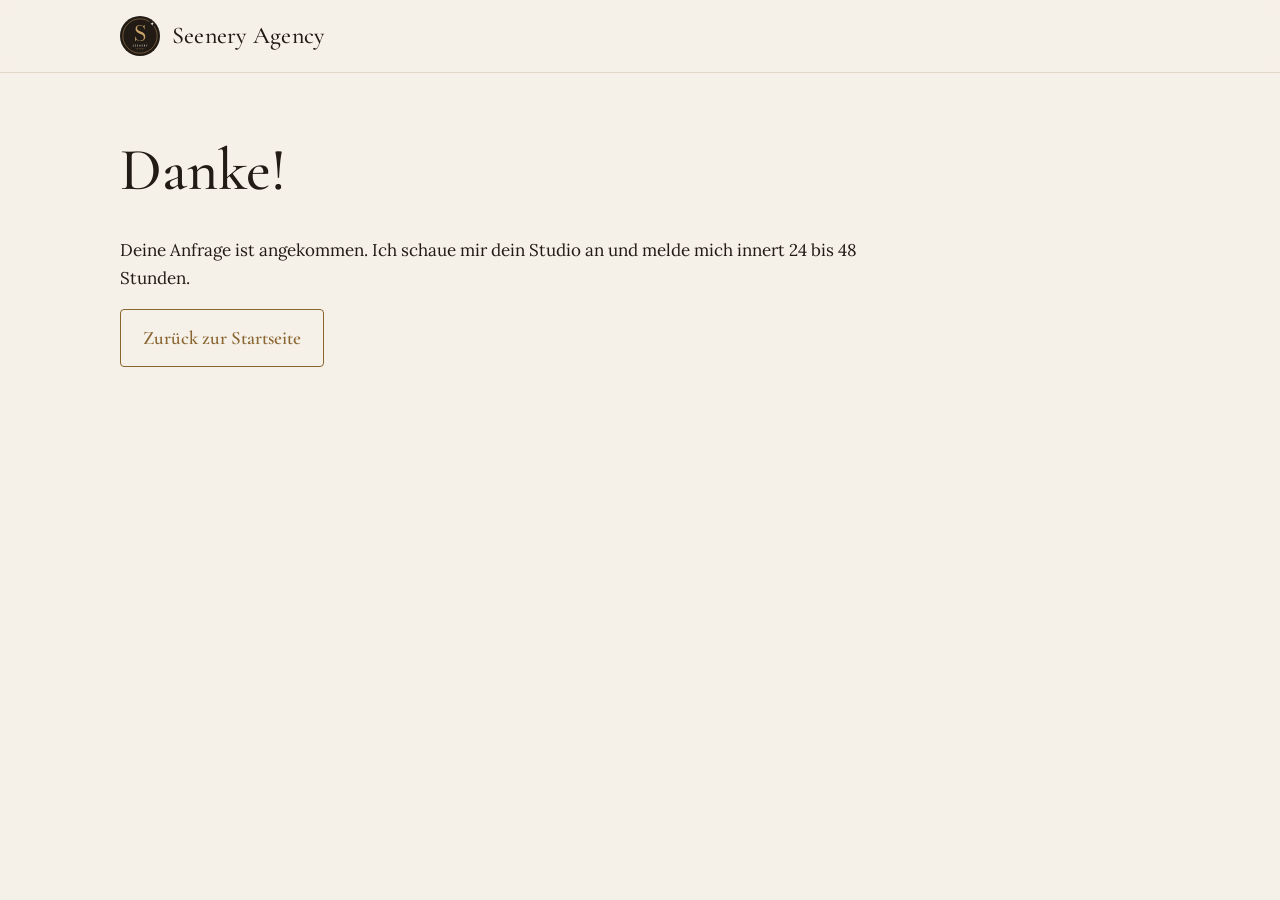
<file: danke.html>
<!doctype html>
<html lang="de-CH">
<head>
  <meta charset="utf-8">
  <meta name="viewport" content="width=device-width, initial-scale=1">
  <meta name="robots" content="noindex, nofollow">
  <title>Danke | Seenery Agency</title>
  <link rel="icon" href="favicon.svg" type="image/svg+xml">
  <link rel="preconnect" href="https://fonts.googleapis.com">
  <link rel="preconnect" href="https://fonts.gstatic.com" crossorigin>
  <link href="https://fonts.googleapis.com/css2?family=Cormorant+Garamond:wght@500;600&family=Lora:wght@400;500&display=swap" rel="stylesheet">
  <link rel="stylesheet" href="styles.css">
</head>
<body>
<header class="site-header">
  <div class="wrap">
    <a class="brand" href="index.html"><img src="favicon.svg" alt="" width="40" height="40"><span>Seenery Agency</span></a>
  </div>
</header>
<main class="legal">
  <div class="wrap">
    <h1>Danke!</h1>
    <p>Deine Anfrage ist angekommen. Ich schaue mir dein Studio an und melde mich innert 24 bis 48 Stunden.</p>
    <p><a class="btn" href="index.html">Zurück zur Startseite</a></p>
  </div>
</main>
</body>
</html>
</file>
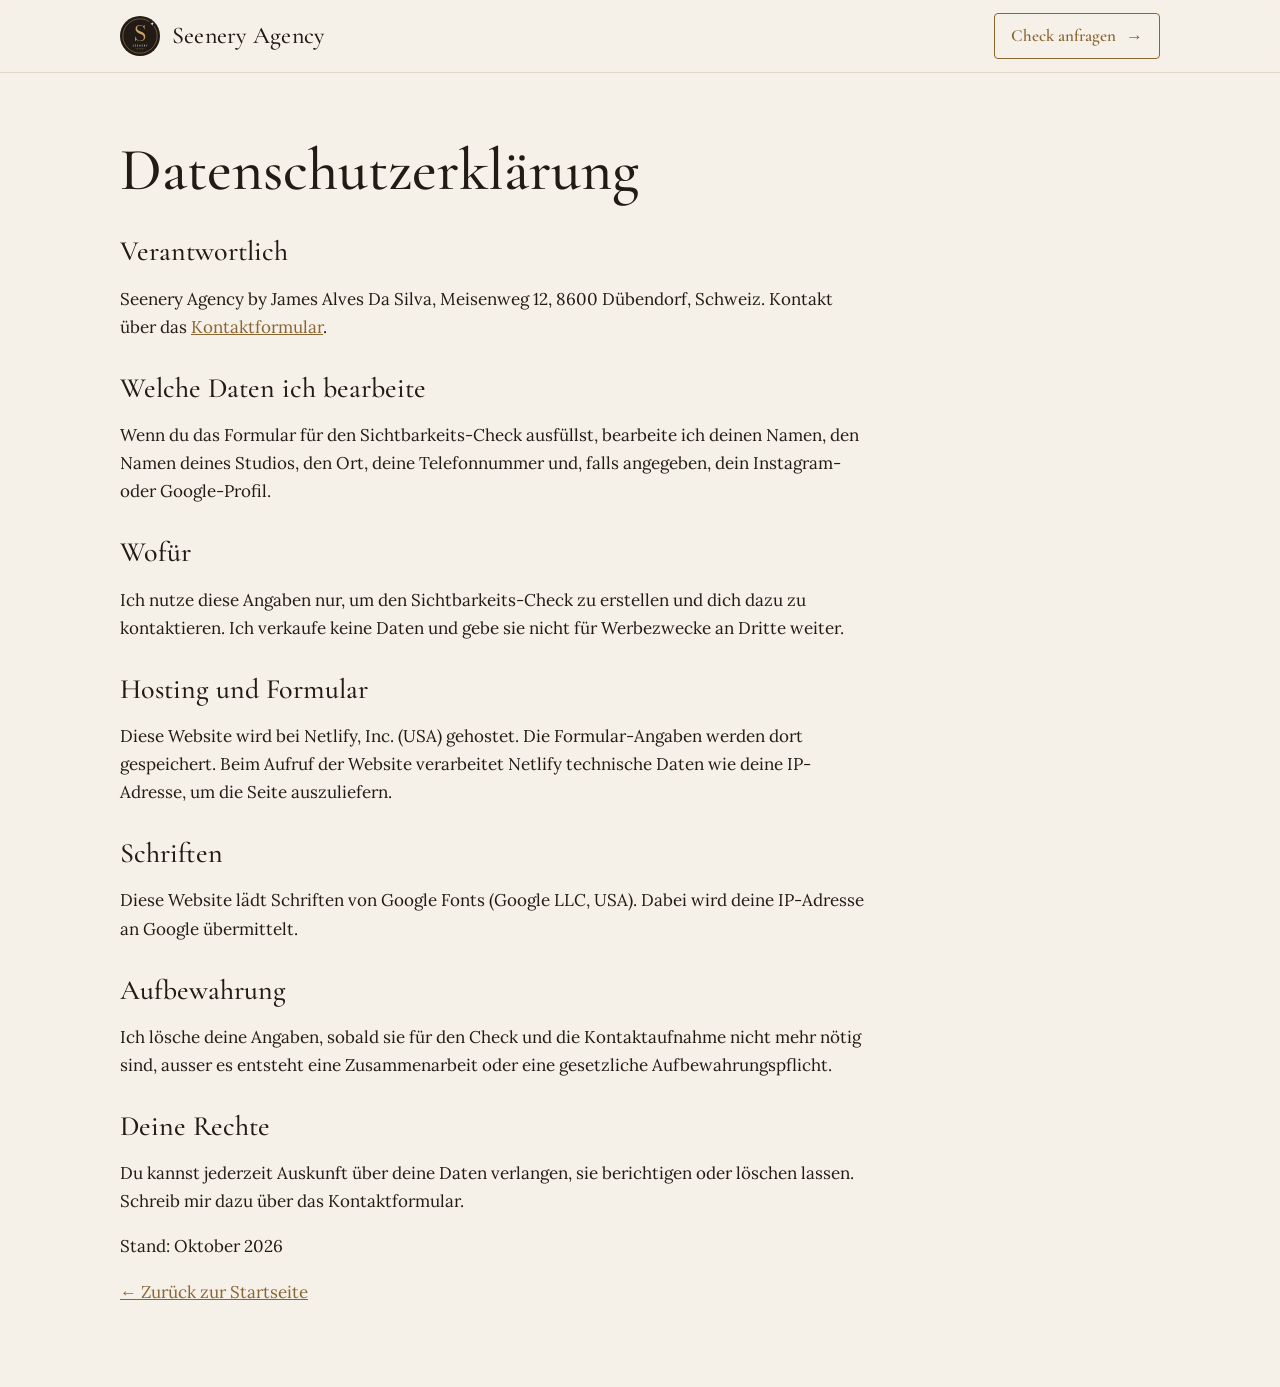
<file: datenschutz.html>
<!doctype html>
<html lang="de-CH">
<head>
  <meta charset="utf-8">
  <meta name="viewport" content="width=device-width, initial-scale=1">
  
  <title>Datenschutz | Seenery Agency</title>
  <link rel="icon" href="favicon.svg" type="image/svg+xml">
  <link rel="preconnect" href="https://fonts.googleapis.com">
  <link rel="preconnect" href="https://fonts.gstatic.com" crossorigin>
  <link href="https://fonts.googleapis.com/css2?family=Cormorant+Garamond:wght@500;600&family=Lora:wght@400;500&display=swap" rel="stylesheet">
  <link rel="stylesheet" href="styles.css">
</head>
<body>
<header class="site-header">
  <div class="wrap">
    <a class="brand" href="index.html"><img src="favicon.svg" alt="" width="40" height="40"><span>Seenery Agency</span></a>
    <a class="btn btn--small" href="index.html#check">Check anfragen <span class="arrow" aria-hidden="true">→</span></a>
  </div>
</header>
<main class="legal">
  <div class="wrap">
    <h1>Datenschutzerklärung</h1>
    <h2>Verantwortlich</h2>
    <p>Seenery Agency by James Alves Da Silva, Meisenweg 12, 8600 Dübendorf, Schweiz. Kontakt über das <a href="index.html#check">Kontaktformular</a>.</p>

    <h2>Welche Daten ich bearbeite</h2>
    <p>Wenn du das Formular für den Sichtbarkeits-Check ausfüllst, bearbeite ich deinen Namen, den Namen deines Studios, den Ort, deine Telefonnummer und, falls angegeben, dein Instagram- oder Google-Profil.</p>

    <h2>Wofür</h2>
    <p>Ich nutze diese Angaben nur, um den Sichtbarkeits-Check zu erstellen und dich dazu zu kontaktieren. Ich verkaufe keine Daten und gebe sie nicht für Werbezwecke an Dritte weiter.</p>

    <h2>Hosting und Formular</h2>
    <p>Diese Website wird bei Netlify, Inc. (USA) gehostet. Die Formular-Angaben werden dort gespeichert. Beim Aufruf der Website verarbeitet Netlify technische Daten wie deine IP-Adresse, um die Seite auszuliefern.</p>

    <h2>Schriften</h2>
    <p>Diese Website lädt Schriften von Google Fonts (Google LLC, USA). Dabei wird deine IP-Adresse an Google übermittelt.</p>

    <h2>Aufbewahrung</h2>
    <p>Ich lösche deine Angaben, sobald sie für den Check und die Kontaktaufnahme nicht mehr nötig sind, ausser es entsteht eine Zusammenarbeit oder eine gesetzliche Aufbewahrungspflicht.</p>

    <h2>Deine Rechte</h2>
    <p>Du kannst jederzeit Auskunft über deine Daten verlangen, sie berichtigen oder löschen lassen. Schreib mir dazu über das Kontaktformular.</p>

    <p>Stand: Oktober 2026</p>
    <p><a href="index.html">← Zurück zur Startseite</a></p>
  </div>
</main>
</body>
</html>
</file>
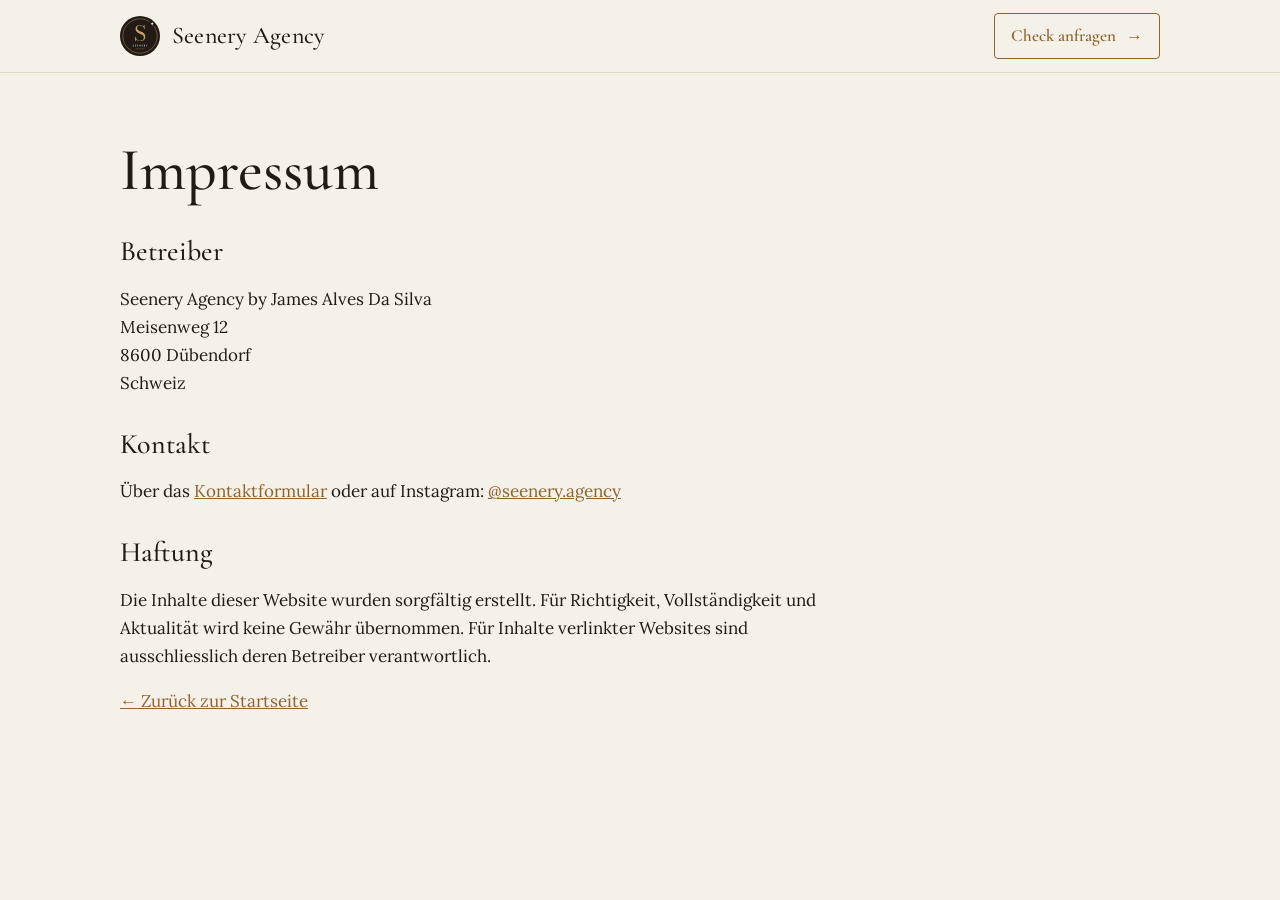
<file: impressum.html>
<!doctype html>
<html lang="de-CH">
<head>
  <meta charset="utf-8">
  <meta name="viewport" content="width=device-width, initial-scale=1">
  
  <title>Impressum | Seenery Agency</title>
  <link rel="icon" href="favicon.svg" type="image/svg+xml">
  <link rel="preconnect" href="https://fonts.googleapis.com">
  <link rel="preconnect" href="https://fonts.gstatic.com" crossorigin>
  <link href="https://fonts.googleapis.com/css2?family=Cormorant+Garamond:wght@500;600&family=Lora:wght@400;500&display=swap" rel="stylesheet">
  <link rel="stylesheet" href="styles.css">
</head>
<body>
<header class="site-header">
  <div class="wrap">
    <a class="brand" href="index.html"><img src="favicon.svg" alt="" width="40" height="40"><span>Seenery Agency</span></a>
    <a class="btn btn--small" href="index.html#check">Check anfragen <span class="arrow" aria-hidden="true">→</span></a>
  </div>
</header>
<main class="legal">
  <div class="wrap">
    <h1>Impressum</h1>
    <h2>Betreiber</h2>
    <p>Seenery Agency by James Alves Da Silva<br>Meisenweg 12<br>8600 Dübendorf<br>Schweiz</p>
    <h2>Kontakt</h2>
    <p>Über das <a href="index.html#check">Kontaktformular</a> oder auf Instagram: <a href="https://www.instagram.com/seenery.agency/" rel="noopener" target="_blank">@seenery.agency</a></p>
    <h2>Haftung</h2>
    <p>Die Inhalte dieser Website wurden sorgfältig erstellt. Für Richtigkeit, Vollständigkeit und Aktualität wird keine Gewähr übernommen. Für Inhalte verlinkter Websites sind ausschliesslich deren Betreiber verantwortlich.</p>
    <p><a href="index.html">← Zurück zur Startseite</a></p>
  </div>
</main>
</body>
</html>
</file>
<file: styles.css>
:root {
  --bg: #f5f0e8;
  --bg-soft: #fbf8f3;
  --ink: #211a15;
  --ink-soft: #6f6458;
  --gold: #8a6530;
  --gold-text: #8a6530;
  --line: #e2d8c9;
  --cream: #fbf8f3;
  --serif: "Cormorant Garamond", Georgia, "Times New Roman", serif;
  --body: "Lora", Georgia, "Times New Roman", serif;
  --max: 1080px;
}

* { box-sizing: border-box; }
html { scroll-behavior: smooth; }
body {
  margin: 0;
  background: var(--bg);
  color: var(--ink);
  font-family: var(--body);
  font-size: 17px;
  line-height: 1.65;
  -webkit-font-smoothing: antialiased;
}
img { max-width: 100%; display: block; }
a { color: var(--gold-text); }
a:focus-visible, button:focus-visible, input:focus-visible, summary:focus-visible {
  outline: 2px solid var(--gold);
  outline-offset: 3px;
}

.wrap { max-width: var(--max); margin: 0 auto; padding: 0 20px; }

/* Header */
.site-header {
  position: sticky; top: 0; z-index: 10;
  background: rgba(245, 240, 232, 0.94);
  backdrop-filter: blur(8px);
  border-bottom: 1px solid var(--line);
}
.site-header .wrap {
  display: flex; align-items: center; justify-content: space-between;
  height: 72px; gap: 12px;
}
.brand { display: flex; align-items: center; gap: 12px; text-decoration: none; color: var(--ink); }
.brand img { width: 40px; height: 40px; }
.brand span { white-space: nowrap; font-family: var(--serif); font-size: 24px; font-weight: 500; letter-spacing: 0.01em; }

/* Buttons */
.btn {
  display: inline-flex; align-items: center; gap: 10px;
  font-family: var(--serif); font-size: 19px; font-weight: 600;
  color: var(--gold-text); text-decoration: none;
  border: 1px solid var(--gold); border-radius: 4px;
  padding: 12px 22px; background: transparent; cursor: pointer;
  transition: background .2s, color .2s;
}
.btn:hover { background: var(--gold); color: #fff; }
.btn--solid { background: var(--gold-text); border-color: var(--gold-text); color: #fff; }
.btn--solid:hover { background: #6b4f24; border-color: #6b4f24; }
.btn--small { font-size: 17px; padding: 8px 16px; white-space: nowrap; }
.btn .arrow { font-family: var(--body); }

/* Sections */
section { padding: 88px 0; border-bottom: 1px solid var(--line); }
.eyebrow {
  font-family: var(--body); font-weight: 400; line-height: 1.4;
  font-size: 13px; letter-spacing: 0.14em; text-transform: uppercase;
  color: var(--gold-text); margin: 0 0 16px;
}
h1, h2, h3 { font-family: var(--serif); font-weight: 500; line-height: 1.12; margin: 0; }
h1 { font-size: clamp(46px, 8vw, 84px); }
h2 { font-size: clamp(34px, 5vw, 50px); margin-bottom: 24px; }
h3 { font-size: 30px; }

/* Hero */
.hero { padding-top: 64px; overflow: hidden; }
.hero .wrap { display: grid; gap: 48px; align-items: center; }
.hero p.lead { font-size: 20px; color: var(--ink-soft); max-width: 30ch; margin: 24px 0 32px; }
.hero-visual { position: relative; display: flex; justify-content: center; padding: 24px 0; }
.hero-visual::before {
  content: ""; position: absolute; width: 440px; height: 440px; max-width: 120%;
  border: 1px solid var(--gold); border-radius: 50%; opacity: .45;
  top: 50%; left: 50%; transform: translate(-50%, -50%);
}
@media (min-width: 900px) {
  .hero .wrap { grid-template-columns: 1.15fr 0.85fr; }
}

/* Phone mockup */
.phone {
  position: relative; width: 260px; border-radius: 34px; padding: 12px;
  background: #1e1d1b; box-shadow: 0 24px 60px rgba(30, 29, 27, .18);
}
.phone-screen { background: var(--cream); border-radius: 24px; padding: 22px 18px 26px; min-height: 470px; }
.phone-notch { width: 70px; height: 6px; border-radius: 6px; background: var(--line); margin: 0 auto 22px; }
.mock-name { margin-top: 2px; font-family: var(--serif); font-size: 26px; text-align: center; }
.mock-place { text-align: center; font-size: 12px; color: var(--ink-soft); margin-bottom: 18px; }
.mock-row {
  display: flex; justify-content: space-between; align-items: center;
  border-top: 1px solid var(--line); padding: 12px 2px; font-size: 13px;
}
.mock-row:last-of-type { border-bottom: 1px solid var(--line); }
.mock-dot { width: 18px; height: 18px; border: 1px solid var(--gold); border-radius: 50%; }
.mock-slots { display: grid; grid-template-columns: repeat(3, 1fr); gap: 6px; margin: 16px 0; }
.mock-slots span { font-size: 12px; text-align: center; border: 1px solid var(--line); border-radius: 4px; padding: 6px 0; }
.mock-slots span.on { background: var(--gold); color: #fff; border-color: var(--gold); }
.mock-btn { background: var(--gold); color: #fff; text-align: center; font-family: var(--serif); font-size: 17px; border-radius: 4px; padding: 10px; }
.mock-label { text-align: center; font-size: 11px; letter-spacing: .12em; text-transform: uppercase; color: var(--gold-text); margin-bottom: 10px; }

/* Benefits */
.benefits p { font-family: var(--serif); font-size: clamp(26px, 4vw, 36px); line-height: 1.25; margin: 0 0 18px; }

/* Steps */
.steps { list-style: none; margin: 0; padding: 0; }
.steps li { display: grid; grid-template-columns: 44px 1fr; gap: 20px; position: relative; padding-bottom: 40px; }
.steps li:not(:last-child)::after {
  content: ""; position: absolute; left: 21px; top: 46px; bottom: 4px; width: 1px; background: var(--gold); opacity: .6;
}
.steps .num {
  width: 44px; height: 44px; border-radius: 50%; border: 1px solid var(--gold);
  display: grid; place-items: center; font-family: var(--serif); font-size: 20px; color: var(--gold-text);
}
.steps p { margin: 8px 0 0; color: var(--ink-soft); max-width: 46ch; }

/* Pilot */
.pilot { text-align: left; }
.pilot h2 { max-width: 20ch; }

/* About */
.about-text { max-width: 62ch; font-size: 19px; }
.signature { margin-top: 20px; color: var(--ink-soft); }
.signature strong { color: var(--ink); font-family: var(--serif); font-size: 22px; font-weight: 600; }

/* FAQ */
.faq details { border-top: 1px solid var(--line); padding: 20px 0; }
.faq details:last-child { border-bottom: 1px solid var(--line); }
.faq summary {
  list-style: none; cursor: pointer; display: flex; justify-content: space-between; align-items: center; gap: 16px;
  font-family: var(--serif); font-size: 25px;
}
.faq summary::-webkit-details-marker { display: none; }
.faq summary::after {
  content: "+"; flex: 0 0 32px; height: 32px; border: 1px solid var(--gold); border-radius: 50%;
  display: grid; place-items: center; color: var(--gold-text); font-family: var(--body); font-size: 18px;
}
.faq details[open] summary::after { content: "−"; }
.faq details p { margin: 12px 0 0; color: var(--ink-soft); max-width: 60ch; }

/* Form */
.form { display: grid; gap: 18px; max-width: 560px; margin-top: 32px; }
.form label { display: grid; gap: 6px; font-size: 14px; color: var(--ink-soft); }
.form input {
  font: inherit; font-size: 16px; color: var(--ink);
  background: #fff; border: 1px solid var(--line); border-radius: 4px; padding: 12px 14px;
}
.form .hint { font-size: 13px; }
.hidden { position: absolute; left: -9999px; }
.form-note { font-size: 14px; color: var(--ink-soft); }

/* WhatsApp */
.wa { display: inline-flex; margin-left: 12px; }

/* Footer */
footer { padding: 48px 0; font-size: 15px; }
footer .wrap { display: grid; gap: 24px; }
footer .links { display: flex; flex-wrap: wrap; gap: 20px; }
@media (min-width: 720px) {
  footer .wrap { grid-template-columns: auto 1fr auto; align-items: center; }
}

/* Legal pages */
.legal { padding: 64px 0; }
.legal h1 { font-size: clamp(40px, 6vw, 60px); margin-bottom: 32px; }
.legal h2 { font-size: 28px; margin: 32px 0 8px; }
.legal p, .legal li { max-width: 68ch; }

@media (max-width: 600px) {
  section { padding: 64px 0; }
  .brand span { font-size: 20px; }
  .btn { font-size: 18px; }
  .btn--small { padding: 6px 12px; font-size: 15px; }
  .brand img { width: 34px; height: 34px; }
}

@media (prefers-reduced-motion: reduce) {
  html { scroll-behavior: auto; }
}
</file>
